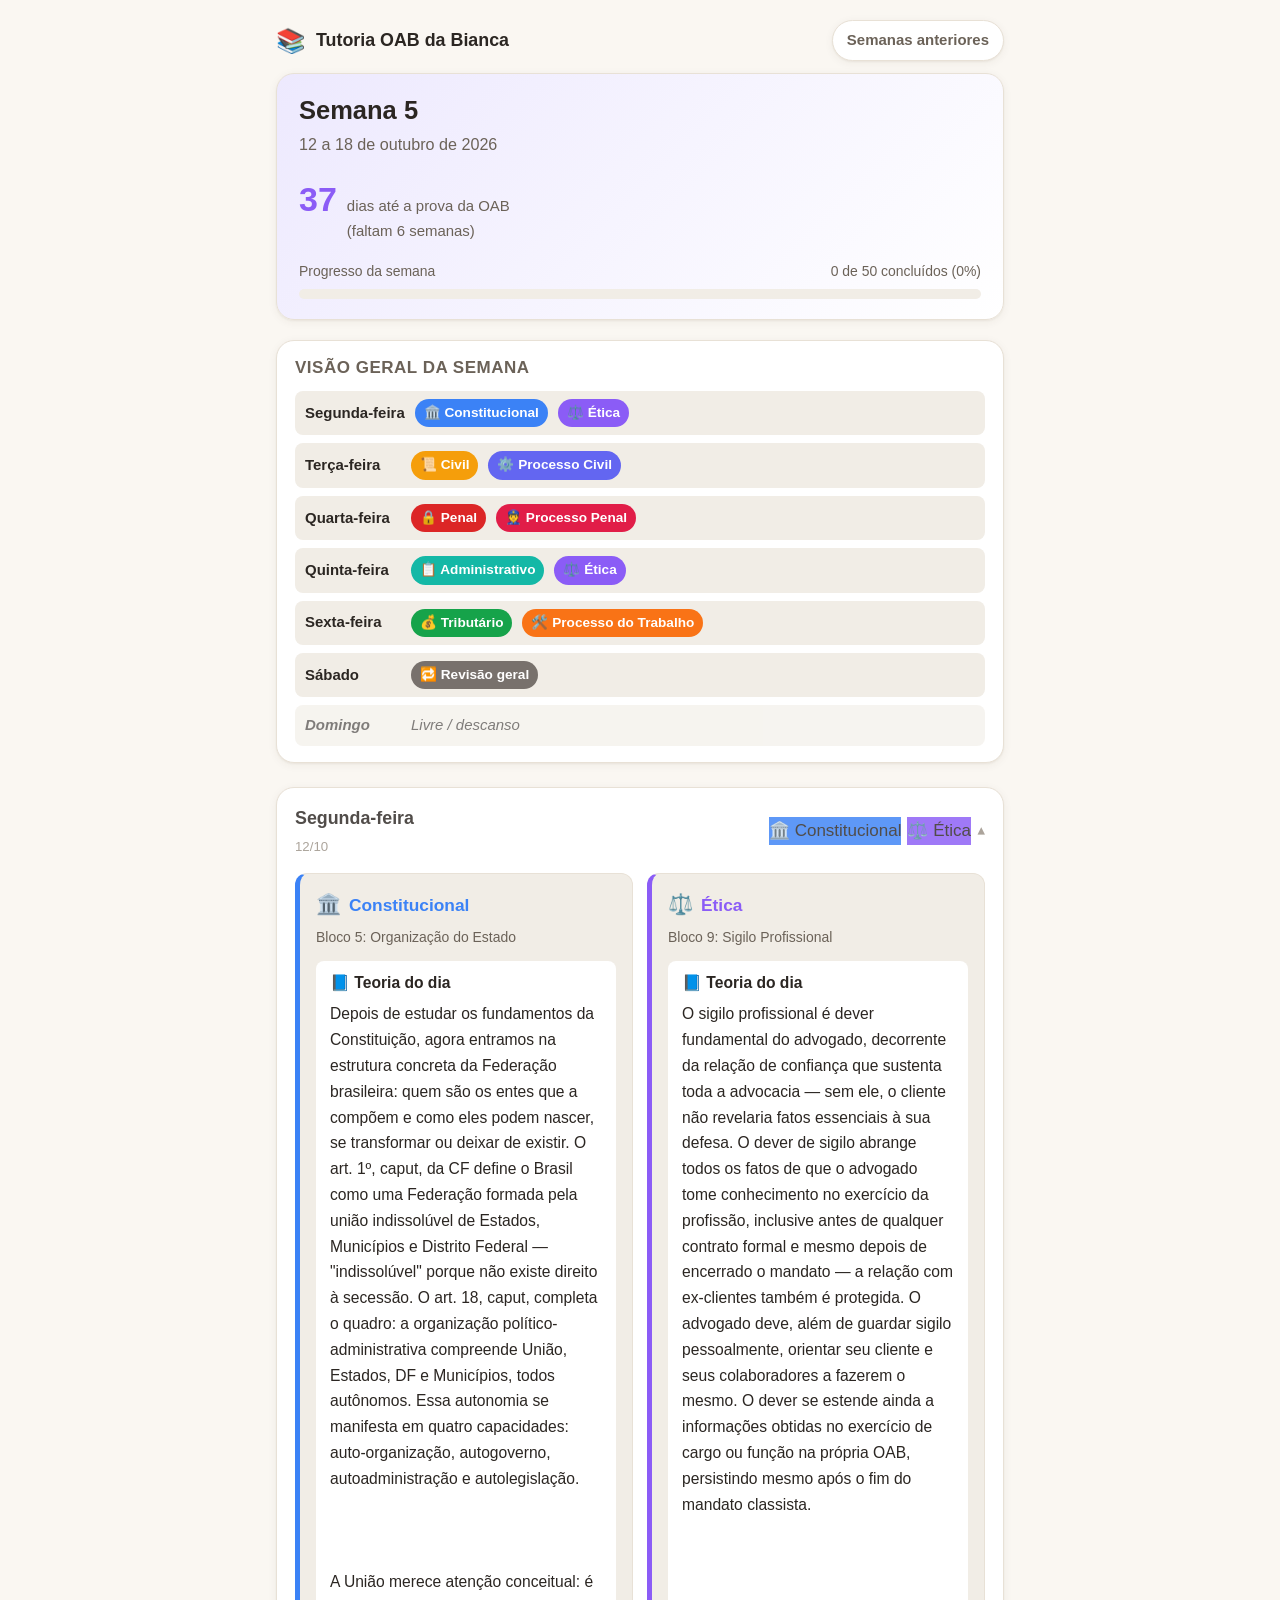
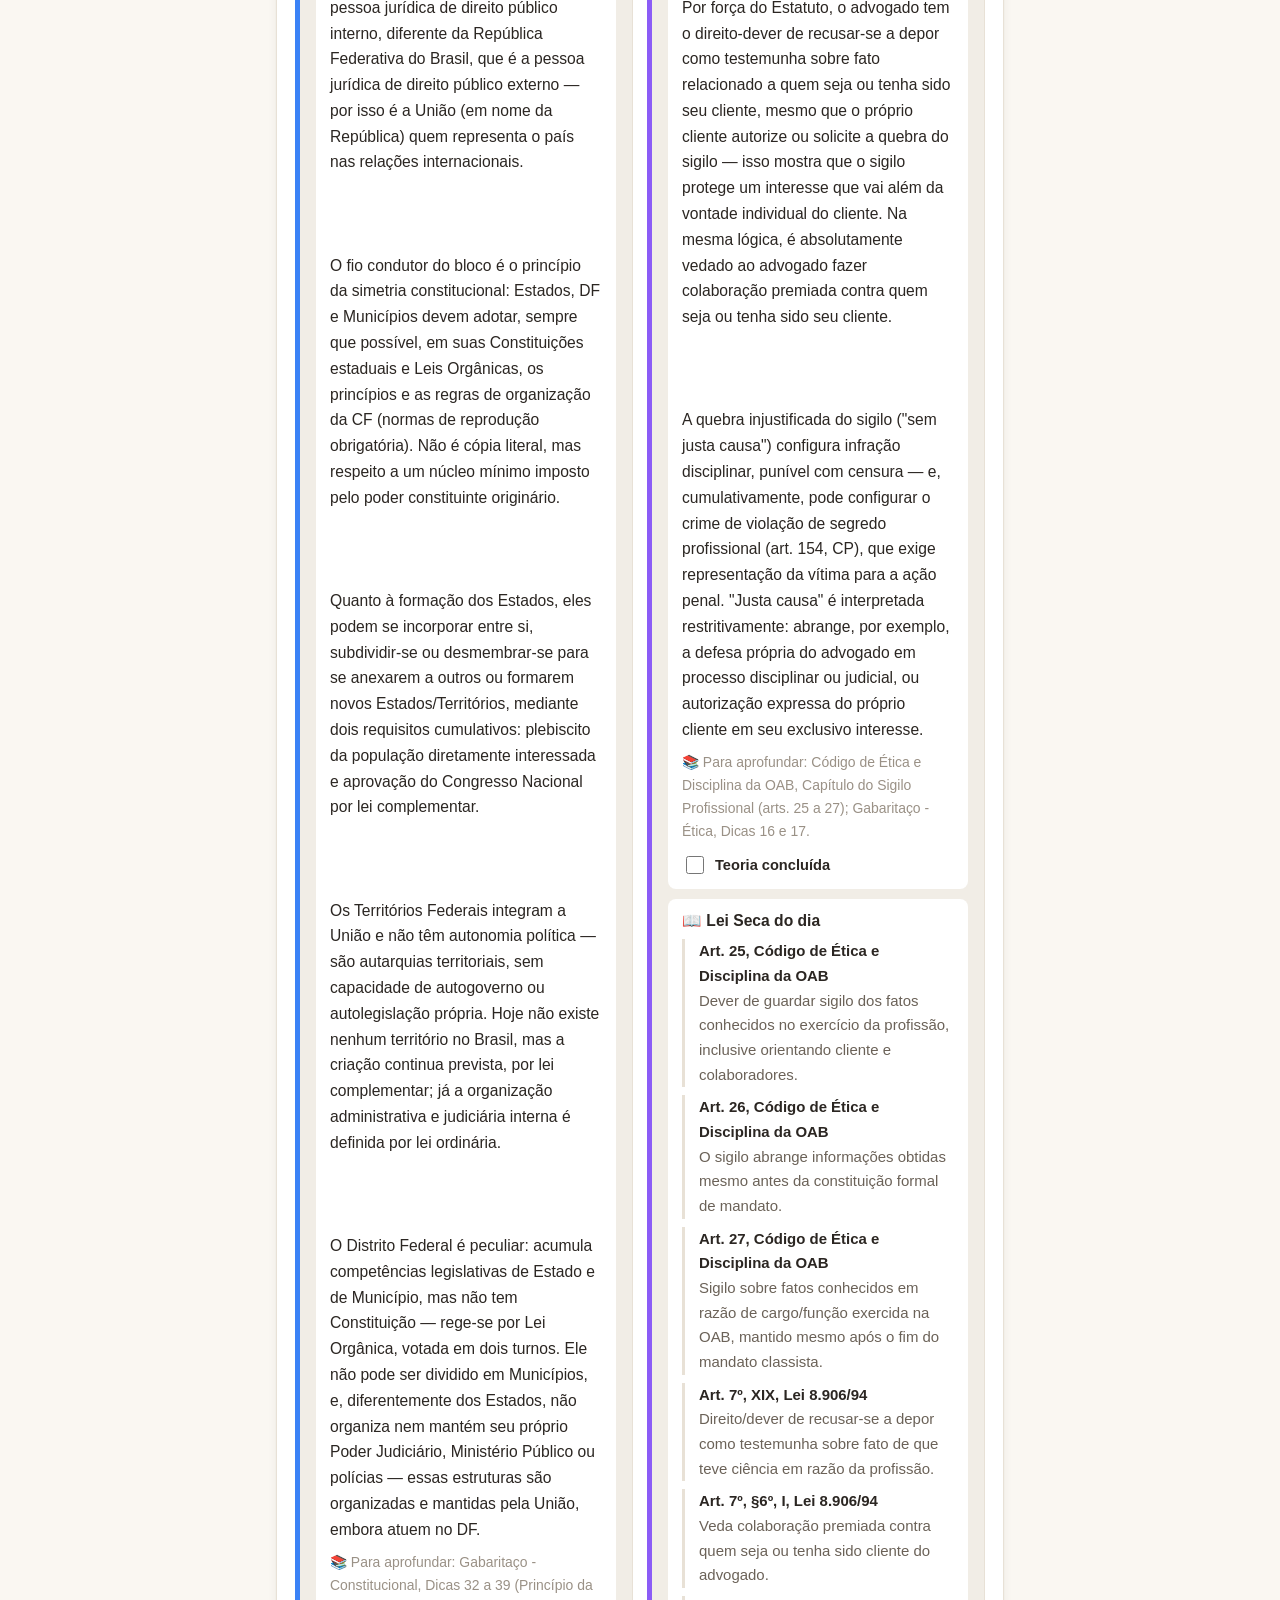
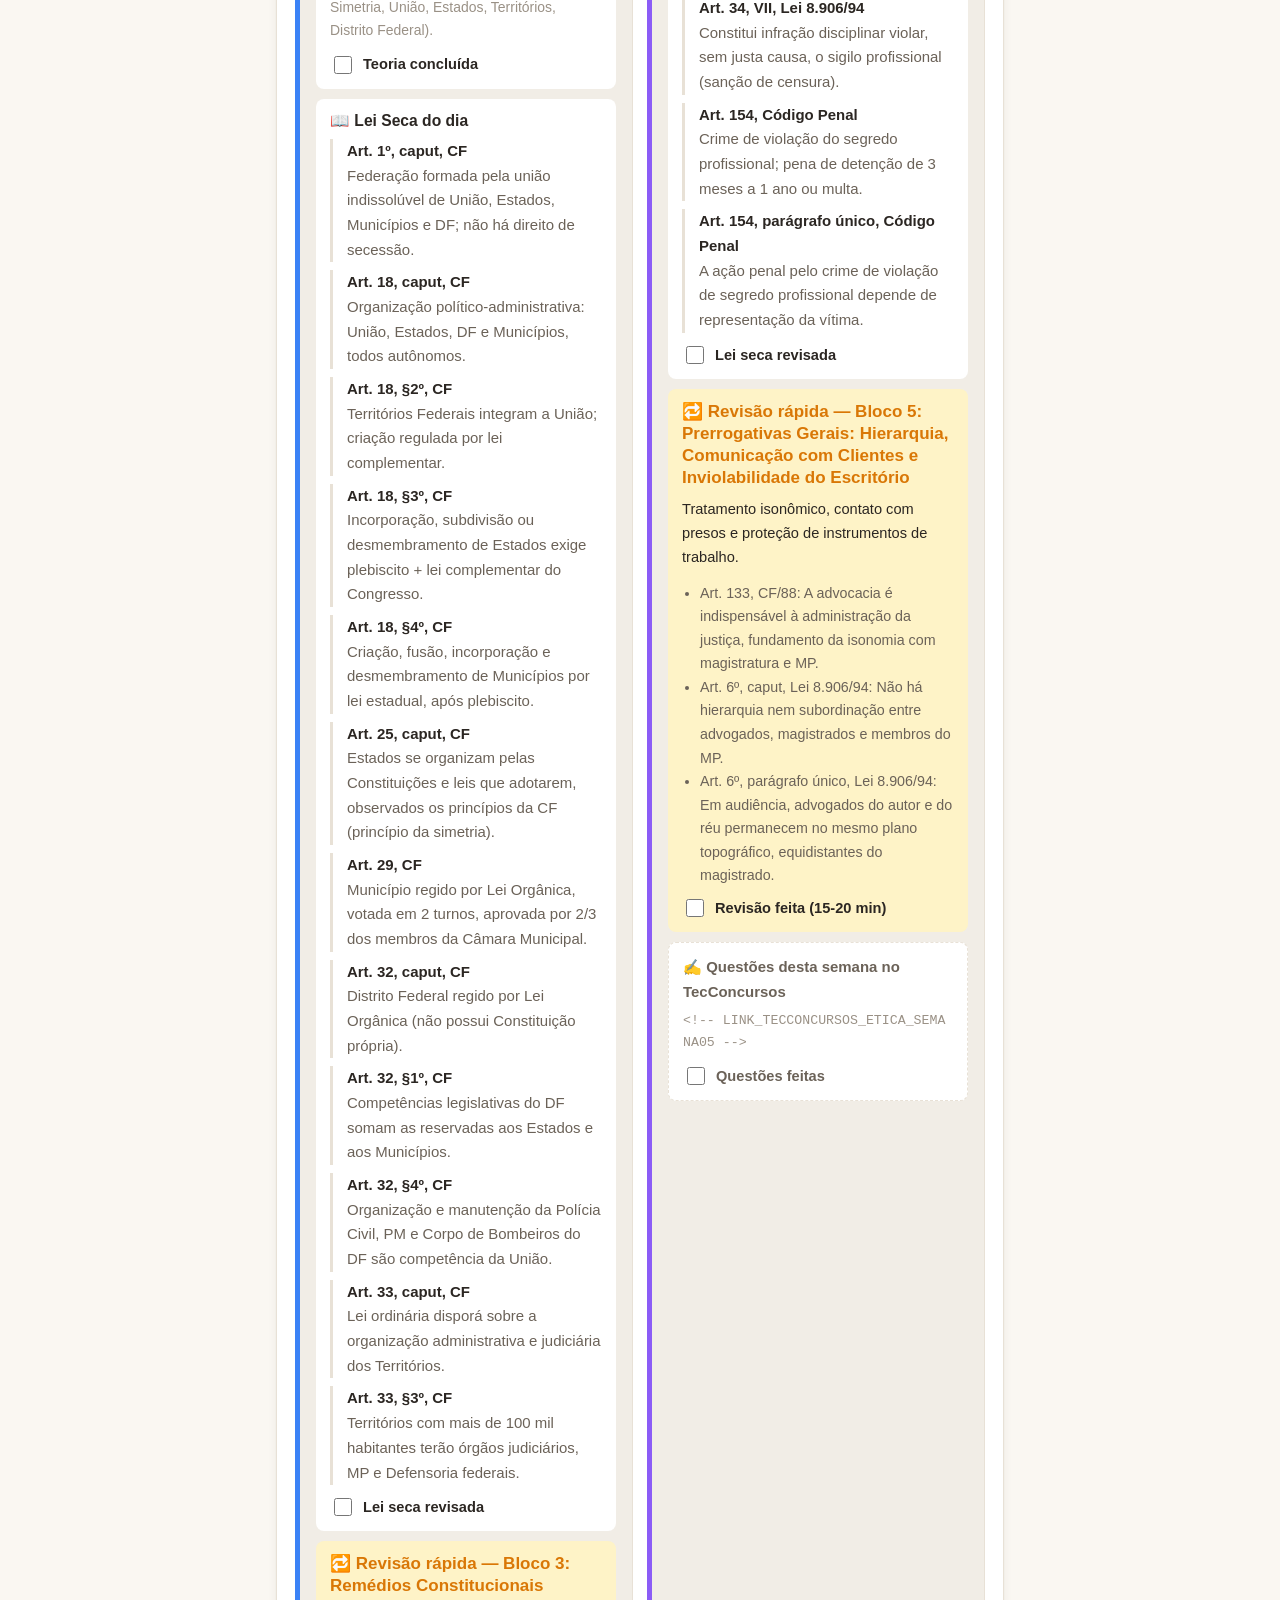
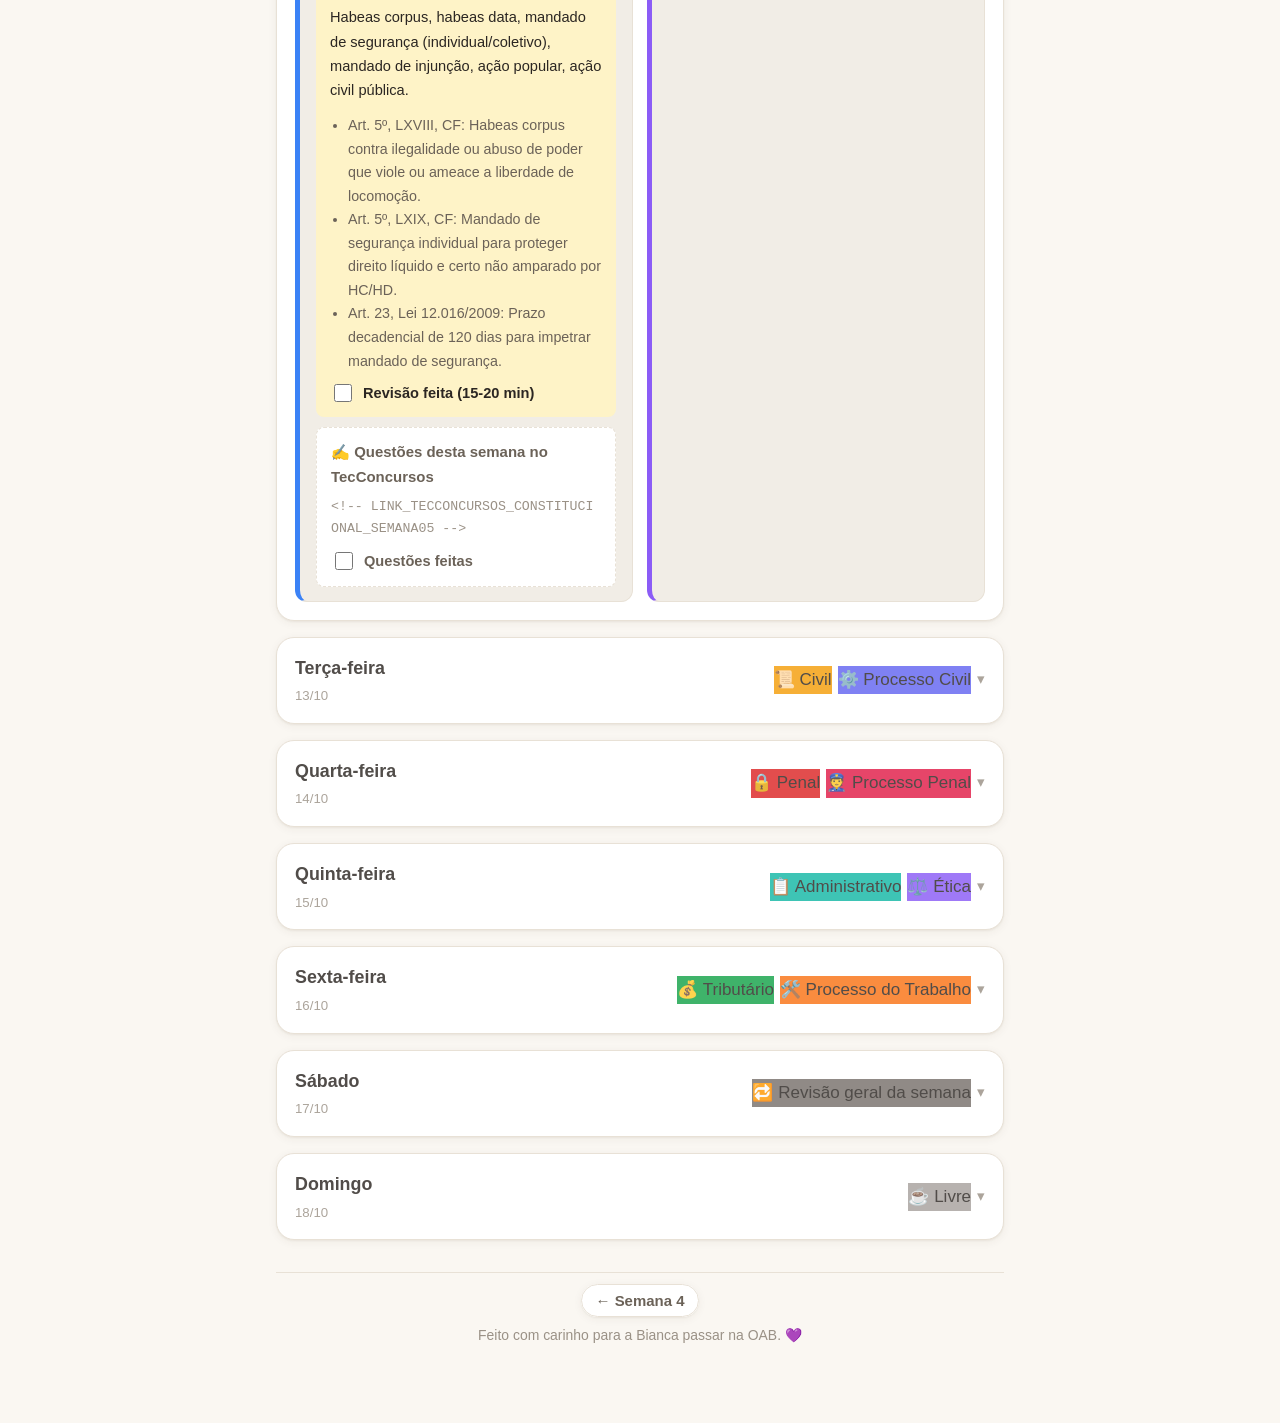
<file: docs/index.html>
<!doctype html>
<html lang="pt-BR">
<head>
<meta charset="utf-8">
<meta name="viewport" content="width=device-width, initial-scale=1">
<title>Tutoria OAB da Bianca</title>
<link rel="stylesheet" href="style.css?v=2">
<meta http-equiv="refresh" content="0; url=semana-05.html">
</head>
<body>
  <div class="topbar">
    <div class="brand"><span class="logo">📚</span> Tutoria OAB da Bianca</div>
  </div>
  <div class="hero">
    <h1>Bem-vinda de volta!</h1>
    <p class="subtitle">Redirecionando para a semana mais recente (Semana 5)…</p>
    <div class="countdown">
      <span class="days" data-countdown-days>—</span>
      <span class="label">dias até a prova da OAB<br>(faltam <span data-countdown-weeks>—</span> semanas)</span>
    </div>
  </div>
  <div class="overview">
    <h2>Todas as semanas</h2>
    <div class="week-list">
      <a class="week-item current" href="semana-05.html"><span><span class="week-num">Semana 5</span><br><span class="week-range">12/10 a 18/10</span></span><span class="week-go">Abrir →</span></a>
<a class="week-item" href="semana-04.html"><span><span class="week-num">Semana 4</span><br><span class="week-range">05/10 a 11/10</span></span><span class="week-go">Abrir →</span></a>
<a class="week-item" href="semana-03.html"><span><span class="week-num">Semana 3</span><br><span class="week-range">28/09 a 04/10</span></span><span class="week-go">Abrir →</span></a>
<a class="week-item" href="semana-02.html"><span><span class="week-num">Semana 2</span><br><span class="week-range">21/09 a 27/09</span></span><span class="week-go">Abrir →</span></a>
<a class="week-item" href="semana-01.html"><span><span class="week-num">Semana 1</span><br><span class="week-range">14/09 a 20/09</span></span><span class="week-go">Abrir →</span></a>
    </div>
  </div>
  <div class="site-footer"><p>Feito com carinho para a Bianca passar na OAB. 💜</p></div>
  <script src="app.js?v=2"></script>
  <script>OAB.initCountdown("2027-01-10");</script>
</body>
</html>
</file>
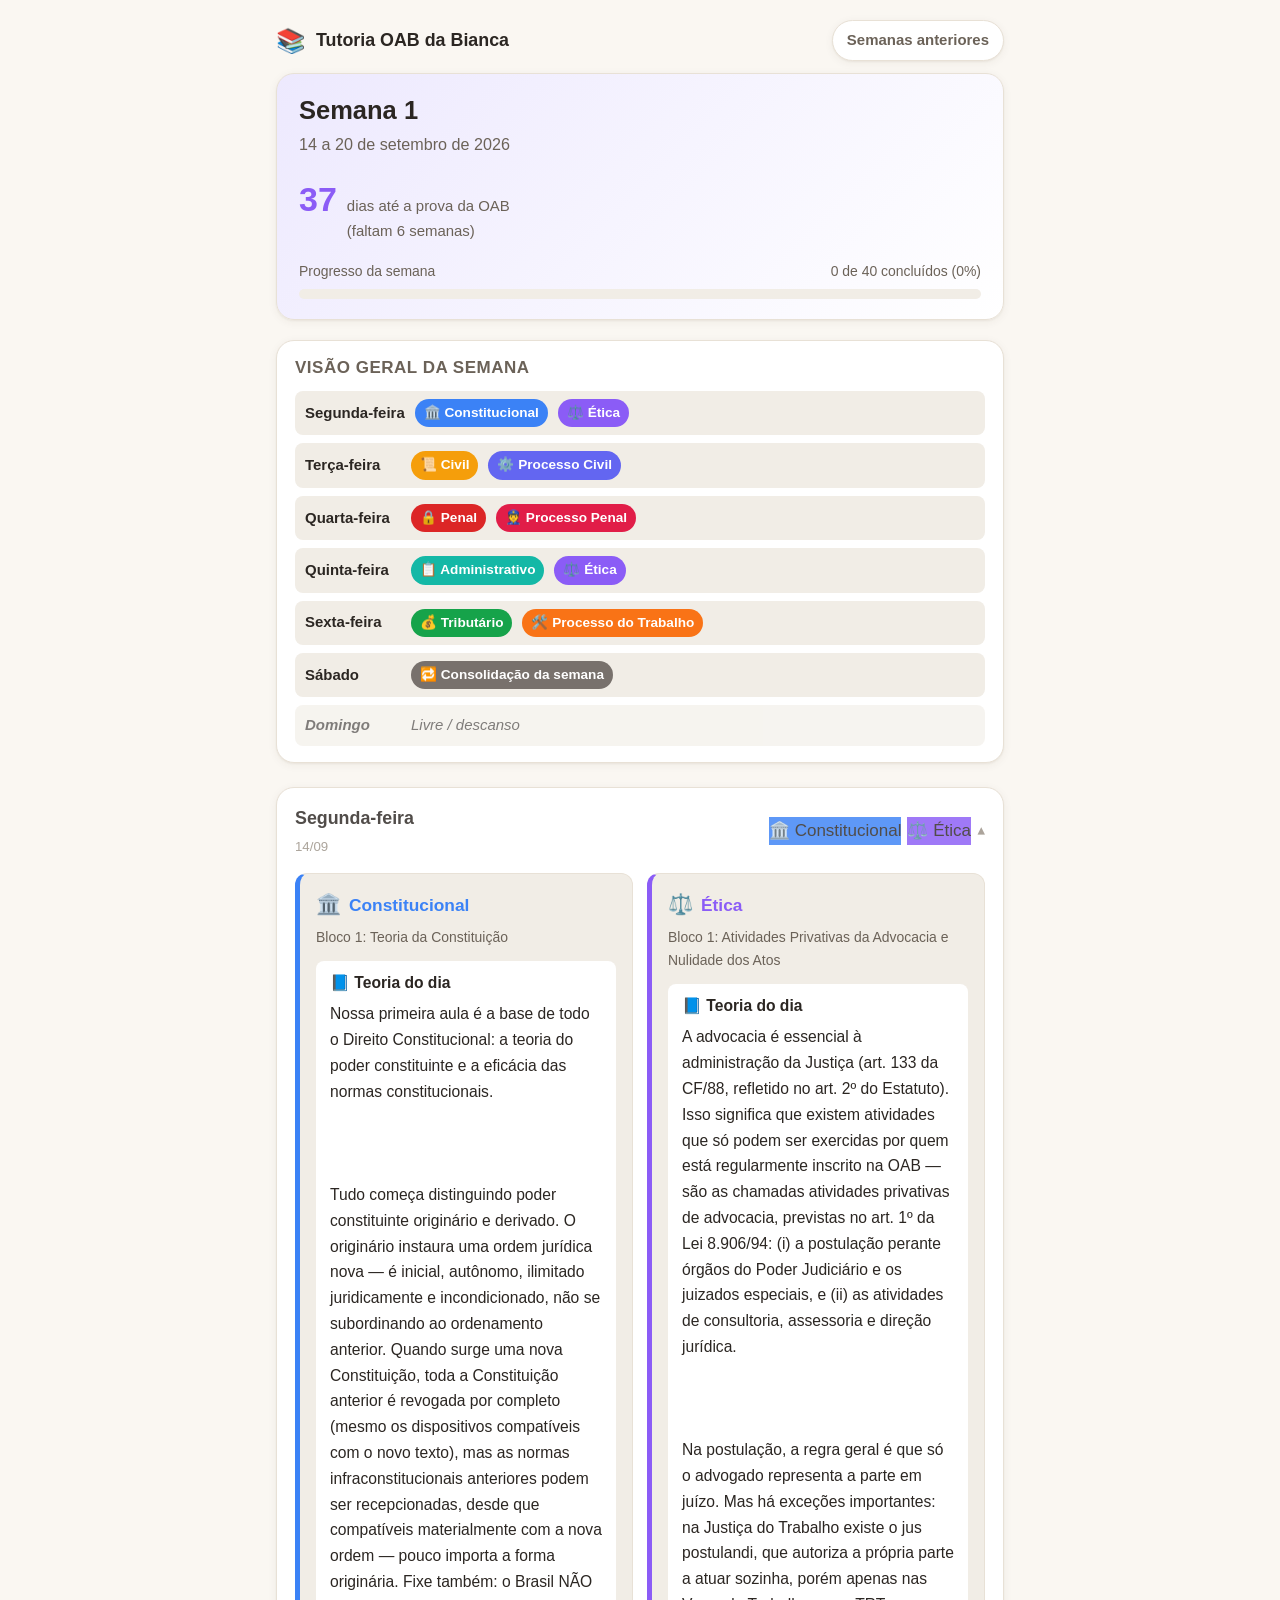
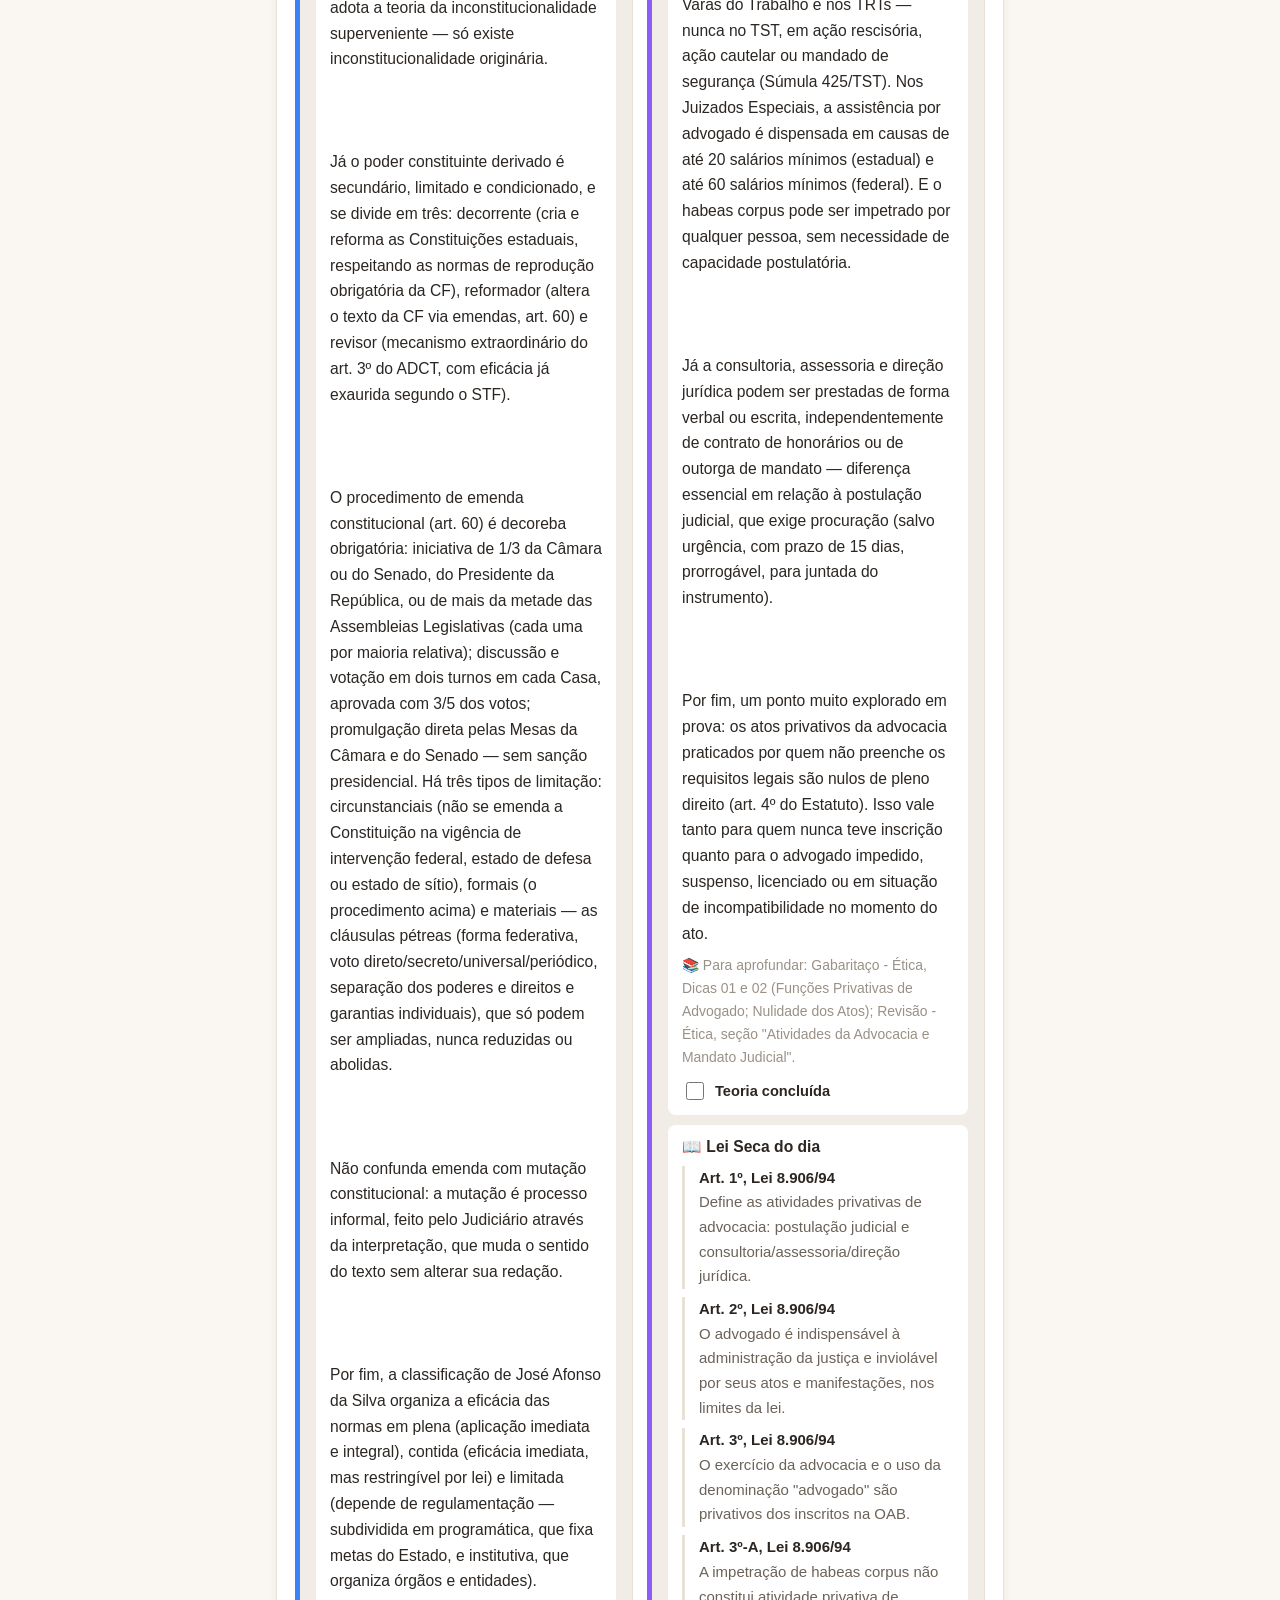
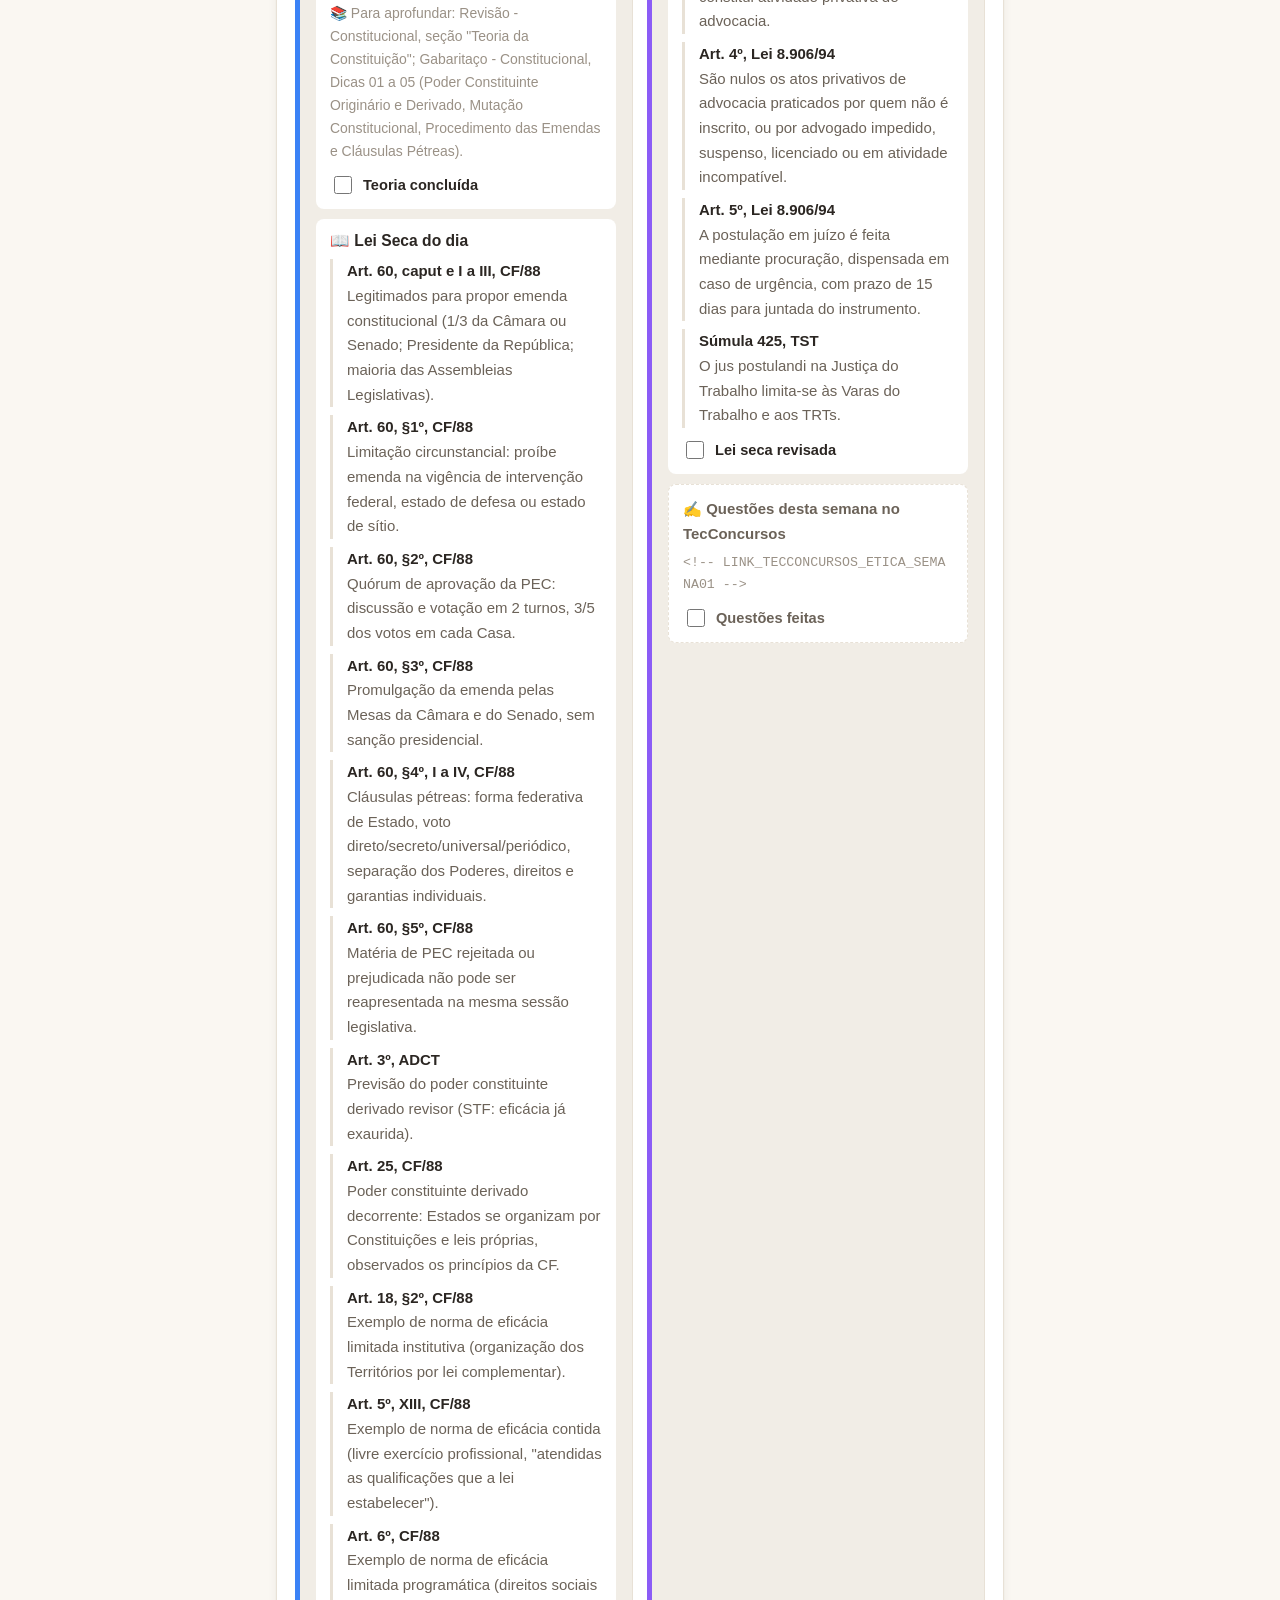
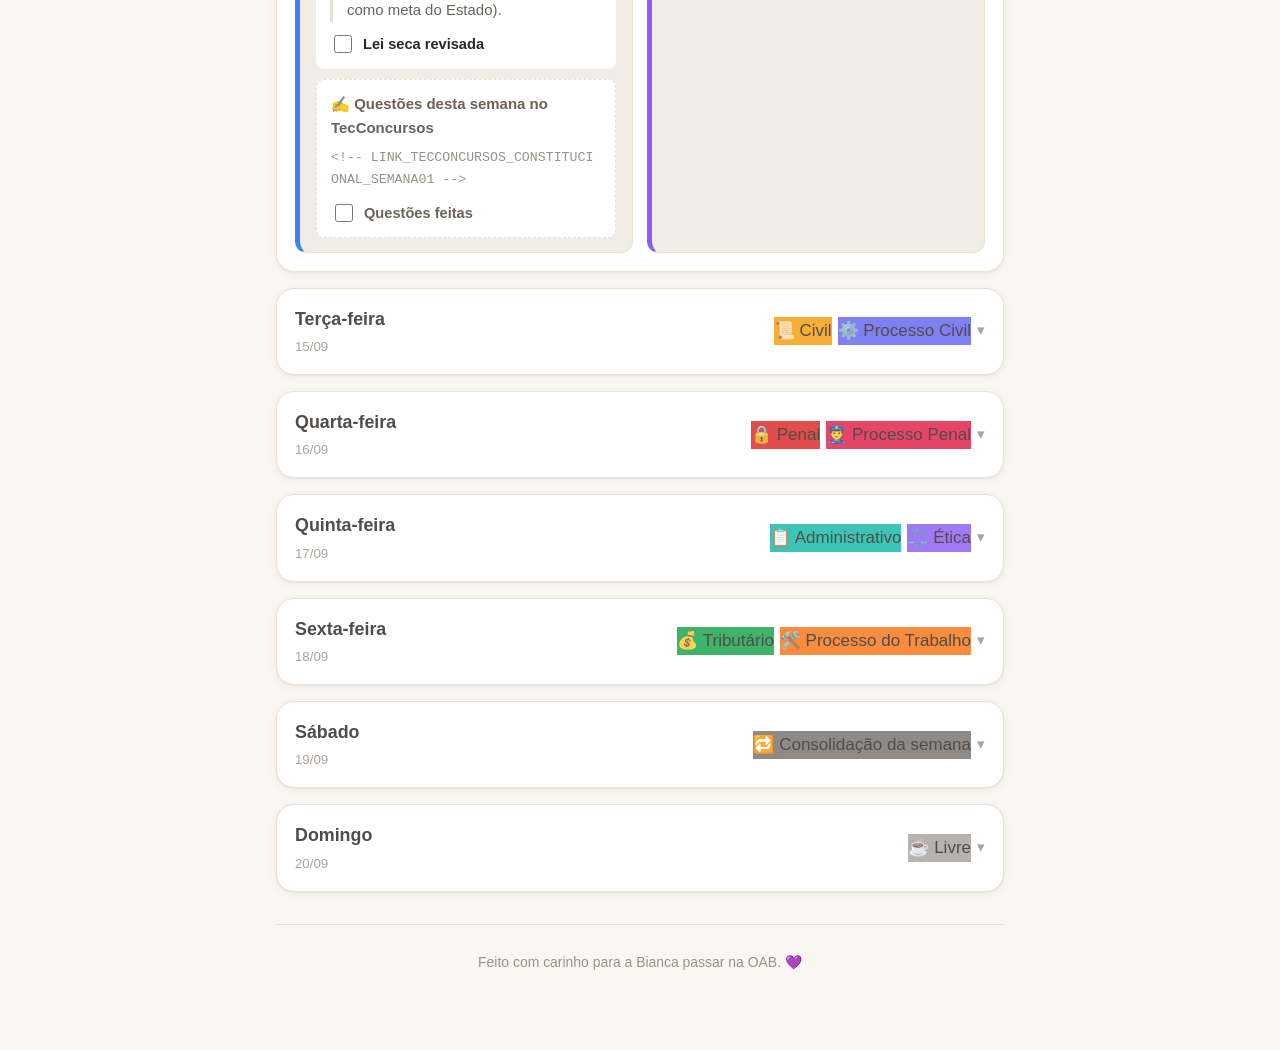
<file: docs/semana-01.html>
<!doctype html>
<html lang="pt-BR">
<head>
<meta charset="utf-8">
<meta name="viewport" content="width=device-width, initial-scale=1">
<title>Semana 1 — Tutoria OAB da Bianca</title>
<link rel="stylesheet" href="style.css?v=2">
</head>
<body>
  <div class="topbar">
    <div class="brand"><span class="logo">📚</span> Tutoria OAB da Bianca</div>
    <a class="nav-link" href="index.html">Semanas anteriores</a>
  </div>

  <div class="hero">
    <h1>Semana 1</h1>
    <p class="subtitle">14 a 20 de setembro de 2026</p>
    <div class="countdown">
      <span class="days" data-countdown-days>—</span>
      <span class="label">dias até a prova da OAB<br>(faltam <span data-countdown-weeks>—</span> semanas)</span>
    </div>
    <div class="progress-wrap">
      <div class="progress-label">
        <span>Progresso da semana</span>
        <span data-progress-text>0 de 0 concluídos (0%)</span>
      </div>
      <div class="progress-track"><div class="progress-fill"></div></div>
    </div>
    <div class="flag-behind" data-flag-behind></div>
  </div>

  <div class="overview">
    <h2>Visão geral da semana</h2>
    <div class="overview-grid">
      <div class="overview-row"><span class="day-name">Segunda-feira</span><span class="subj-chip" style="background:#3b82f6">🏛️ Constitucional</span><span class="subj-chip" style="background:#8b5cf6">⚖️ Ética</span></div>
<div class="overview-row"><span class="day-name">Terça-feira</span><span class="subj-chip" style="background:#f59e0b">📜 Civil</span><span class="subj-chip" style="background:#6366f1">⚙️ Processo Civil</span></div>
<div class="overview-row"><span class="day-name">Quarta-feira</span><span class="subj-chip" style="background:#dc2626">🔒 Penal</span><span class="subj-chip" style="background:#e11d48">👮 Processo Penal</span></div>
<div class="overview-row"><span class="day-name">Quinta-feira</span><span class="subj-chip" style="background:#14b8a6">📋 Administrativo</span><span class="subj-chip" style="background:#8b5cf6">⚖️ Ética</span></div>
<div class="overview-row"><span class="day-name">Sexta-feira</span><span class="subj-chip" style="background:#16a34a">💰 Tributário</span><span class="subj-chip" style="background:#f97316">🛠️ Processo do Trabalho</span></div>
<div class="overview-row"><span class="day-name">Sábado</span><span class="subj-chip" style="background:#78716c">🔁 Consolidação da semana</span></div>
<div class="overview-row rest"><span class="day-name">Domingo</span>Livre / descanso</div>
    </div>
  </div>

  <details class="day" data-date="2026-09-14" open>
  <summary>
    <div class="day-title">
      <span class="day-name">Segunda-feira</span>
      <span class="day-date">14/09</span>
    </div>
    <div class="day-subjects-preview">
      <span class="today-badge" style="display:none;">HOJE</span>
      <span class="subj-chip" style="background:#3b82f6">🏛️ Constitucional</span><span class="subj-chip" style="background:#8b5cf6">⚖️ Ética</span>
      <span class="chevron">▾</span>
    </div>
  </summary>
  <div class="day-body">
    <div class="subject-grid two-col">
      <div class="subject-card" style="--subj-color:#3b82f6">
<div class="subject-header"><span class="subject-icon">🏛️</span><span class="subject-name">Constitucional</span></div>
<div class="block-title">Bloco 1: Teoria da Constituição</div>
<div class="section-block">
<h4>📘 Teoria do dia</h4>
<div class="body-text">Nossa primeira aula é a base de todo o Direito Constitucional: a teoria do poder constituinte e a eficácia das normas constitucionais.<br><br><br><br>Tudo começa distinguindo poder constituinte originário e derivado. O originário instaura uma ordem jurídica nova — é inicial, autônomo, ilimitado juridicamente e incondicionado, não se subordinando ao ordenamento anterior. Quando surge uma nova Constituição, toda a Constituição anterior é revogada por completo (mesmo os dispositivos compatíveis com o novo texto), mas as normas infraconstitucionais anteriores podem ser recepcionadas, desde que compatíveis materialmente com a nova ordem — pouco importa a forma originária. Fixe também: o Brasil NÃO adota a teoria da inconstitucionalidade superveniente — só existe inconstitucionalidade originária.<br><br><br><br>Já o poder constituinte derivado é secundário, limitado e condicionado, e se divide em três: decorrente (cria e reforma as Constituições estaduais, respeitando as normas de reprodução obrigatória da CF), reformador (altera o texto da CF via emendas, art. 60) e revisor (mecanismo extraordinário do art. 3º do ADCT, com eficácia já exaurida segundo o STF).<br><br><br><br>O procedimento de emenda constitucional (art. 60) é decoreba obrigatória: iniciativa de 1/3 da Câmara ou do Senado, do Presidente da República, ou de mais da metade das Assembleias Legislativas (cada uma por maioria relativa); discussão e votação em dois turnos em cada Casa, aprovada com 3/5 dos votos; promulgação direta pelas Mesas da Câmara e do Senado — sem sanção presidencial. Há três tipos de limitação: circunstanciais (não se emenda a Constituição na vigência de intervenção federal, estado de defesa ou estado de sítio), formais (o procedimento acima) e materiais — as cláusulas pétreas (forma federativa, voto direto/secreto/universal/periódico, separação dos poderes e direitos e garantias individuais), que só podem ser ampliadas, nunca reduzidas ou abolidas.<br><br><br><br>Não confunda emenda com mutação constitucional: a mutação é processo informal, feito pelo Judiciário através da interpretação, que muda o sentido do texto sem alterar sua redação.<br><br><br><br>Por fim, a classificação de José Afonso da Silva organiza a eficácia das normas em plena (aplicação imediata e integral), contida (eficácia imediata, mas restringível por lei) e limitada (depende de regulamentação — subdividida em programática, que fixa metas do Estado, e institutiva, que organiza órgãos e entidades).</div>
<p style="font-size:0.82rem;color:var(--text-faint);margin-top:8px;margin-bottom:10px;">📚 Para aprofundar: Revisão - Constitucional, seção "Teoria da Constituição"; Gabaritaço - Constitucional, Dicas 01 a 05 (Poder Constituinte Originário e Derivado, Mutação Constitucional, Procedimento das Emendas e Cláusulas Pétreas).</p>
<label class="check-row"><input type="checkbox" data-check-id="s01:monday:constitucional:teoria:1"> Teoria concluída</label>
</div>
<div class="section-block">
<h4>📖 Lei Seca do dia</h4>
<ul class="lei-seca-list"><li><span class="ref">Art. 60, caput e I a III, CF/88</span><span class="desc">Legitimados para propor emenda constitucional (1/3 da Câmara ou Senado; Presidente da República; maioria das Assembleias Legislativas).</span></li>
<li><span class="ref">Art. 60, §1º, CF/88</span><span class="desc">Limitação circunstancial: proíbe emenda na vigência de intervenção federal, estado de defesa ou estado de sítio.</span></li>
<li><span class="ref">Art. 60, §2º, CF/88</span><span class="desc">Quórum de aprovação da PEC: discussão e votação em 2 turnos, 3/5 dos votos em cada Casa.</span></li>
<li><span class="ref">Art. 60, §3º, CF/88</span><span class="desc">Promulgação da emenda pelas Mesas da Câmara e do Senado, sem sanção presidencial.</span></li>
<li><span class="ref">Art. 60, §4º, I a IV, CF/88</span><span class="desc">Cláusulas pétreas: forma federativa de Estado, voto direto/secreto/universal/periódico, separação dos Poderes, direitos e garantias individuais.</span></li>
<li><span class="ref">Art. 60, §5º, CF/88</span><span class="desc">Matéria de PEC rejeitada ou prejudicada não pode ser reapresentada na mesma sessão legislativa.</span></li>
<li><span class="ref">Art. 3º, ADCT</span><span class="desc">Previsão do poder constituinte derivado revisor (STF: eficácia já exaurida).</span></li>
<li><span class="ref">Art. 25, CF/88</span><span class="desc">Poder constituinte derivado decorrente: Estados se organizam por Constituições e leis próprias, observados os princípios da CF.</span></li>
<li><span class="ref">Art. 18, §2º, CF/88</span><span class="desc">Exemplo de norma de eficácia limitada institutiva (organização dos Territórios por lei complementar).</span></li>
<li><span class="ref">Art. 5º, XIII, CF/88</span><span class="desc">Exemplo de norma de eficácia contida (livre exercício profissional, "atendidas as qualificações que a lei estabelecer").</span></li>
<li><span class="ref">Art. 6º, CF/88</span><span class="desc">Exemplo de norma de eficácia limitada programática (direitos sociais como meta do Estado).</span></li></ul>
<label class="check-row" style="margin-top:10px;"><input type="checkbox" data-check-id="s01:monday:constitucional:leiseca:1"> Lei seca revisada</label>
</div>
<div class="questions-box">
✍️ <strong>Questões desta semana no TecConcursos</strong>
<span class="link-placeholder">&lt;!-- LINK_TECCONCURSOS_CONSTITUCIONAL_SEMANA01 --&gt;</span>
<label class="check-row" style="margin-top:10px;"><input type="checkbox" data-check-id="s01:monday:constitucional:questoes:1"> Questões feitas</label>
</div>
</div>
<div class="subject-card" style="--subj-color:#8b5cf6">
<div class="subject-header"><span class="subject-icon">⚖️</span><span class="subject-name">Ética</span></div>
<div class="block-title">Bloco 1: Atividades Privativas da Advocacia e Nulidade dos Atos</div>
<div class="section-block">
<h4>📘 Teoria do dia</h4>
<div class="body-text">A advocacia é essencial à administração da Justiça (art. 133 da CF/88, refletido no art. 2º do Estatuto). Isso significa que existem atividades que só podem ser exercidas por quem está regularmente inscrito na OAB — são as chamadas atividades privativas de advocacia, previstas no art. 1º da Lei 8.906/94: (i) a postulação perante órgãos do Poder Judiciário e os juizados especiais, e (ii) as atividades de consultoria, assessoria e direção jurídica.<br><br><br><br>Na postulação, a regra geral é que só o advogado representa a parte em juízo. Mas há exceções importantes: na Justiça do Trabalho existe o jus postulandi, que autoriza a própria parte a atuar sozinha, porém apenas nas Varas do Trabalho e nos TRTs — nunca no TST, em ação rescisória, ação cautelar ou mandado de segurança (Súmula 425/TST). Nos Juizados Especiais, a assistência por advogado é dispensada em causas de até 20 salários mínimos (estadual) e até 60 salários mínimos (federal). E o habeas corpus pode ser impetrado por qualquer pessoa, sem necessidade de capacidade postulatória.<br><br><br><br>Já a consultoria, assessoria e direção jurídica podem ser prestadas de forma verbal ou escrita, independentemente de contrato de honorários ou de outorga de mandato — diferença essencial em relação à postulação judicial, que exige procuração (salvo urgência, com prazo de 15 dias, prorrogável, para juntada do instrumento).<br><br><br><br>Por fim, um ponto muito explorado em prova: os atos privativos da advocacia praticados por quem não preenche os requisitos legais são nulos de pleno direito (art. 4º do Estatuto). Isso vale tanto para quem nunca teve inscrição quanto para o advogado impedido, suspenso, licenciado ou em situação de incompatibilidade no momento do ato.</div>
<p style="font-size:0.82rem;color:var(--text-faint);margin-top:8px;margin-bottom:10px;">📚 Para aprofundar: Gabaritaço - Ética, Dicas 01 e 02 (Funções Privativas de Advogado; Nulidade dos Atos); Revisão - Ética, seção "Atividades da Advocacia e Mandato Judicial".</p>
<label class="check-row"><input type="checkbox" data-check-id="s01:monday:etica:teoria:1"> Teoria concluída</label>
</div>
<div class="section-block">
<h4>📖 Lei Seca do dia</h4>
<ul class="lei-seca-list"><li><span class="ref">Art. 1º, Lei 8.906/94</span><span class="desc">Define as atividades privativas de advocacia: postulação judicial e consultoria/assessoria/direção jurídica.</span></li>
<li><span class="ref">Art. 2º, Lei 8.906/94</span><span class="desc">O advogado é indispensável à administração da justiça e inviolável por seus atos e manifestações, nos limites da lei.</span></li>
<li><span class="ref">Art. 3º, Lei 8.906/94</span><span class="desc">O exercício da advocacia e o uso da denominação "advogado" são privativos dos inscritos na OAB.</span></li>
<li><span class="ref">Art. 3º-A, Lei 8.906/94</span><span class="desc">A impetração de habeas corpus não constitui atividade privativa de advocacia.</span></li>
<li><span class="ref">Art. 4º, Lei 8.906/94</span><span class="desc">São nulos os atos privativos de advocacia praticados por quem não é inscrito, ou por advogado impedido, suspenso, licenciado ou em atividade incompatível.</span></li>
<li><span class="ref">Art. 5º, Lei 8.906/94</span><span class="desc">A postulação em juízo é feita mediante procuração, dispensada em caso de urgência, com prazo de 15 dias para juntada do instrumento.</span></li>
<li><span class="ref">Súmula 425, TST</span><span class="desc">O jus postulandi na Justiça do Trabalho limita-se às Varas do Trabalho e aos TRTs.</span></li></ul>
<label class="check-row" style="margin-top:10px;"><input type="checkbox" data-check-id="s01:monday:etica:leiseca:1"> Lei seca revisada</label>
</div>
<div class="questions-box">
✍️ <strong>Questões desta semana no TecConcursos</strong>
<span class="link-placeholder">&lt;!-- LINK_TECCONCURSOS_ETICA_SEMANA01 --&gt;</span>
<label class="check-row" style="margin-top:10px;"><input type="checkbox" data-check-id="s01:monday:etica:questoes:1"> Questões feitas</label>
</div>
</div>
    </div>
  </div>
</details>

<details class="day" data-date="2026-09-15">
  <summary>
    <div class="day-title">
      <span class="day-name">Terça-feira</span>
      <span class="day-date">15/09</span>
    </div>
    <div class="day-subjects-preview">
      <span class="today-badge" style="display:none;">HOJE</span>
      <span class="subj-chip" style="background:#f59e0b">📜 Civil</span><span class="subj-chip" style="background:#6366f1">⚙️ Processo Civil</span>
      <span class="chevron">▾</span>
    </div>
  </summary>
  <div class="day-body">
    <div class="subject-grid two-col">
      <div class="subject-card" style="--subj-color:#f59e0b">
<div class="subject-header"><span class="subject-icon">📜</span><span class="subject-name">Civil</span></div>
<div class="block-title">Bloco 1: Parte Geral: Pessoas Naturais e Negócio Jurídico</div>
<div class="section-block">
<h4>📘 Teoria do dia</h4>
<div class="body-text">Todo edital de Civil começa pela Parte Geral, e os dois pilares que a OAB mais cobra são pessoa natural e negócio jurídico — o alicerce de tudo que vem depois (contratos, família, sucessões são negócios jurídicos aplicados).<br><br><br><br>Sobre pessoa natural, o ponto central é a capacidade. Capacidade de direito todo mundo tem, desde o nascimento com vida. Já a capacidade de fato depende da idade e do discernimento: são absolutamente incapazes apenas os menores de 16 anos; são relativamente incapazes os maiores de 16 e menores de 18, os ébrios habituais, os viciados em tóxico, os pródigos e quem tenha discernimento reduzido por causa transitória ou permanente — esses precisam de assistência, não de representação. A emancipação antecipa a maioridade e pode ser voluntária (pais, por escritura pública, sem homologação judicial), judicial (pelo juiz, ouvido o tutor) ou legal (casamento, emprego público efetivo, colação de grau em curso superior, economia própria aos 16 anos) — uma vez emancipado, não há volta. Complementam esse bloco os direitos da personalidade (vida, nome, imagem, honra, privacidade), intransmissíveis e irrenunciáveis.<br><br><br><br>Já o negócio jurídico tem elementos essenciais (agente capaz, objeto lícito/possível/determinável, forma legal) e elementos acidentais: condição (evento futuro e incerto), termo (evento futuro e certo) e encargo (ônus que não suspende nada, salvo se estipulado como condição). Quando a vontade se forma viciada, temos os defeitos do negócio jurídico: os vícios de consentimento (erro, dolo, coação, lesão, estado de perigo) prejudicam uma das próprias partes e geram anulabilidade; os vícios sociais (fraude contra credores e simulação) prejudicam terceiros — a simulação é a única hipótese que gera nulidade. Por fim, entenda a lógica de nulidade x anulabilidade: nulo é o que fere ordem pública (qualquer um alega, inclusive o juiz de ofício, sem prazo); anulável é o que fere interesse particular (só o prejudicado alega, dentro de prazo decadencial, e o negócio produz efeitos normalmente até ser desconstituído por sentença).</div>
<p style="font-size:0.82rem;color:var(--text-faint);margin-top:8px;margin-bottom:10px;">📚 Para aprofundar: Gabaritaço - Civil, seções "Pessoas Naturais" e "Negócio Jurídico"; complementar com Revisão - Civil, seção "Negócio Jurídico".</p>
<label class="check-row"><input type="checkbox" data-check-id="s01:tuesday:civil:teoria:1"> Teoria concluída</label>
</div>
<div class="section-block">
<h4>📖 Lei Seca do dia</h4>
<ul class="lei-seca-list"><li><span class="ref">Art. 3º, CC</span><span class="desc">Hipótese remanescente de incapacidade absoluta (apenas os menores de 16 anos).</span></li>
<li><span class="ref">Art. 4º, CC</span><span class="desc">Hipóteses de incapacidade relativa (16 a 18 anos, ébrios habituais, viciados em tóxico, pródigos, discernimento reduzido).</span></li>
<li><span class="ref">Art. 5º, CC</span><span class="desc">Maioridade aos 18 anos e as três formas de emancipação (voluntária, judicial, legal).</span></li>
<li><span class="ref">Art. 11, CC</span><span class="desc">Direitos da personalidade são intransmissíveis e irrenunciáveis.</span></li>
<li><span class="ref">Art. 104, CC</span><span class="desc">Requisitos de validade do negócio jurídico: agente capaz, objeto lícito/possível/determinado, forma prescrita ou não defesa em lei.</span></li>
<li><span class="ref">Art. 121, CC</span><span class="desc">Conceito de condição (evento futuro e incerto).</span></li>
<li><span class="ref">Art. 131, CC</span><span class="desc">Conceito de termo (evento futuro e certo).</span></li>
<li><span class="ref">Art. 136, CC</span><span class="desc">Conceito de encargo (modo), que não suspende a aquisição nem o exercício do direito.</span></li>
<li><span class="ref">Art. 138, CC</span><span class="desc">Erro substancial como vício de consentimento apto a anular o negócio.</span></li>
<li><span class="ref">Art. 145, CC</span><span class="desc">Dolo como causa de anulação do negócio jurídico.</span></li>
<li><span class="ref">Art. 151, CC</span><span class="desc">Coação como vício do consentimento.</span></li>
<li><span class="ref">Art. 156, CC</span><span class="desc">Estado de perigo.</span></li>
<li><span class="ref">Art. 157, CC</span><span class="desc">Lesão (desproporção manifesta entre prestações por necessidade ou inexperiência).</span></li>
<li><span class="ref">Art. 158, CC</span><span class="desc">Fraude contra credores e a ação pauliana.</span></li>
<li><span class="ref">Art. 167, CC</span><span class="desc">Simulação: o negócio simulado é nulo, mas subsiste o que se dissimulou, se válido na substância e na forma.</span></li>
<li><span class="ref">Art. 166, CC</span><span class="desc">Hipóteses legais de nulidade absoluta do negócio jurídico.</span></li>
<li><span class="ref">Art. 171, CC</span><span class="desc">Hipóteses legais de anulabilidade.</span></li></ul>
<label class="check-row" style="margin-top:10px;"><input type="checkbox" data-check-id="s01:tuesday:civil:leiseca:1"> Lei seca revisada</label>
</div>
<div class="questions-box">
✍️ <strong>Questões desta semana no TecConcursos</strong>
<span class="link-placeholder">&lt;!-- LINK_TECCONCURSOS_CIVIL_SEMANA01 --&gt;</span>
<label class="check-row" style="margin-top:10px;"><input type="checkbox" data-check-id="s01:tuesday:civil:questoes:1"> Questões feitas</label>
</div>
</div>
<div class="subject-card" style="--subj-color:#6366f1">
<div class="subject-header"><span class="subject-icon">⚙️</span><span class="subject-name">Processo Civil</span></div>
<div class="block-title">Bloco 1: Atos Processuais, Prazos e Citação</div>
<div class="section-block">
<h4>📘 Teoria do dia</h4>
<div class="body-text">Todo processo judicial avança por meio de atos processuais — as ações praticadas pelas partes, pelo juiz e pelos auxiliares da justiça. Quando um ato desrespeita a forma exigida em lei, ele pode ser nulo: nulidade absoluta, quando fere norma de ordem pública, é reconhecível de ofício e a qualquer tempo; nulidade relativa, ligada a interesse das partes, deve ser alegada na primeira oportunidade sob pena de preclusão. Cuidado: pelo princípio da instrumentalidade das formas (art. 188, CPC), o ato praticado de modo diverso é válido se atingir sua finalidade essencial.<br><br><br><br>Quanto à publicidade, a regra é que os atos processuais são públicos; excepcionalmente tramitam em segredo de justiça quando envolvem interesse público, direito de família, dados protegidos pela intimidade ou arbitragem sigilosa (art. 189, CPC).<br><br><br><br>Sobre prazos, fixe três regras centrais: (1) contam-se apenas em dias úteis; (2) exclui-se o dia do começo e inclui-se o dia do vencimento; (3) havendo omissão da lei e do juiz, aplica-se prazo supletivo de 5 dias. Há também prazo em dobro para Ministério Público, Defensoria Pública, Advocacia Pública e litisconsortes com procuradores de escritórios distintos — mas essa dobra NÃO vale em processos eletrônicos.<br><br><br><br>A citação é o ato que dá ciência formal ao réu da existência da ação e o convoca a se defender; deve ser efetivada em até 45 dias da propositura. O CPC prevê cinco modalidades: meio eletrônico (preferencial), pelos Correios com AR, por oficial de justiça, por hora certa (cabível após duas tentativas frustradas do oficial quando há suspeita de ocultação do réu) e por edital, para réu desconhecido, incerto ou inacessível — quem requer edital dolosamente, sem preencher os requisitos, paga multa de 5 vezes o salário-mínimo. A citação válida torna litigiosa a coisa, constitui em mora o devedor e interrompe a prescrição.</div>
<p style="font-size:0.82rem;color:var(--text-faint);margin-top:8px;margin-bottom:10px;">📚 Para aprofundar: Gabaritaço - Processo Civil, Dicas 01 a 07 (seção "Atos Processuais"). A Revisão em tabelas não possui seção própria sobre este tema, então o aprofundamento deve ser feito pelo Gabaritaço.</p>
<label class="check-row"><input type="checkbox" data-check-id="s01:tuesday:processoCivil:teoria:1"> Teoria concluída</label>
</div>
<div class="section-block">
<h4>📖 Lei Seca do dia</h4>
<ul class="lei-seca-list"><li><span class="ref">Art. 188, CPC</span><span class="desc">Princípio da instrumentalidade das formas: ato praticado de modo diverso é válido se atingir a finalidade essencial.</span></li>
<li><span class="ref">Art. 189, CPC</span><span class="desc">Publicidade dos atos processuais e hipóteses de segredo de justiça.</span></li>
<li><span class="ref">Art. 218/219, CPC</span><span class="desc">Prazos legais, judiciais e regra da contagem somente em dias úteis.</span></li>
<li><span class="ref">Art. 224, CPC</span><span class="desc">Contagem de prazo excluindo o dia do começo e incluindo o dia do vencimento.</span></li>
<li><span class="ref">Art. 229, CPC</span><span class="desc">Prazo em dobro para litisconsortes com procuradores de escritórios distintos; não se aplica a processos eletrônicos.</span></li>
<li><span class="ref">Art. 238, CPC</span><span class="desc">Conceito de citação: ato de convocação do réu, executado ou interessado para integrar a relação processual.</span></li>
<li><span class="ref">Art. 240, CPC</span><span class="desc">Efeitos da citação válida (litigiosidade da coisa, mora do devedor, interrupção da prescrição).</span></li>
<li><span class="ref">Art. 246, CPC</span><span class="desc">Rol das modalidades de citação, com o meio eletrônico como preferencial.</span></li>
<li><span class="ref">Art. 252, CPC</span><span class="desc">Citação por hora certa, cabível após duas tentativas frustradas com suspeita de ocultação.</span></li>
<li><span class="ref">Art. 255, CPC</span><span class="desc">Citação por edital, para réu desconhecido, incerto ou inacessível.</span></li>
<li><span class="ref">Art. 258, CPC</span><span class="desc">Multa de 5 vezes o salário-mínimo por requerimento doloso de citação por edital.</span></li></ul>
<label class="check-row" style="margin-top:10px;"><input type="checkbox" data-check-id="s01:tuesday:processoCivil:leiseca:1"> Lei seca revisada</label>
</div>
<div class="questions-box">
✍️ <strong>Questões desta semana no TecConcursos</strong>
<span class="link-placeholder">&lt;!-- LINK_TECCONCURSOS_PROCESSOCIVIL_SEMANA01 --&gt;</span>
<label class="check-row" style="margin-top:10px;"><input type="checkbox" data-check-id="s01:tuesday:processoCivil:questoes:1"> Questões feitas</label>
</div>
</div>
    </div>
  </div>
</details>

<details class="day" data-date="2026-09-16">
  <summary>
    <div class="day-title">
      <span class="day-name">Quarta-feira</span>
      <span class="day-date">16/09</span>
    </div>
    <div class="day-subjects-preview">
      <span class="today-badge" style="display:none;">HOJE</span>
      <span class="subj-chip" style="background:#dc2626">🔒 Penal</span><span class="subj-chip" style="background:#e11d48">👮 Processo Penal</span>
      <span class="chevron">▾</span>
    </div>
  </summary>
  <div class="day-body">
    <div class="subject-grid two-col">
      <div class="subject-card" style="--subj-color:#dc2626">
<div class="subject-header"><span class="subject-icon">🔒</span><span class="subject-name">Penal</span></div>
<div class="block-title">Bloco 1: Princípios e Eficácia da Lei Penal no Tempo e no Espaço</div>
<div class="section-block">
<h4>📘 Teoria do dia</h4>
<div class="body-text">Vamos começar pelo alicerce do Direito Penal: como a lei penal se aplica no tempo e no espaço.<br><br><br><br>A regra-mestra da eficácia da lei no tempo é simples: lei penal que beneficia o réu retroage; lei que prejudica, não retroage — isso vale até mesmo depois do trânsito em julgado (art. 2º, CP). O caso mais radical dessa retroatividade benéfica é a abolitio criminis: quando uma lei nova deixa de considerar crime uma conduta, cessam a execução e os efeitos penais da condenação (mas não os efeitos civis). Quando a lei nova cria um crime novo, é novatio legis incriminadora — não retroage. Se apenas piora o tratamento de um crime já existente, é novatio legis in pejus — também não retroage. Se melhora, é novatio legis in mellius — retroage sempre.<br><br><br><br>Duas exceções fogem dessa lógica: a lei temporária (tem prazo certo de vigência) e a lei excepcional (vale enquanto durar uma situação anormal, como guerra ou calamidade). Ambas têm ultratividade: continuam se aplicando ao fato cometido durante sua vigência, mesmo depois de revogadas.<br><br><br><br>Para saber QUANDO o crime se considera praticado, o Código adota a teoria da atividade (art. 4º): o momento da conduta, não do resultado. Para saber ONDE o crime se considera praticado, o CP adota a teoria da ubiquidade (art. 6º): tanto o lugar da conduta quanto o do resultado. Mnemônico útil: LUTA — Lugar → Ubiquidade, Tempo → Atividade. Duas exceções importantes: no Juizado Especial Criminal prevalece a teoria da atividade (art. 63, Lei 9.099/95); e para fins de competência no CPP, em crimes plurilocais, prevalece a teoria do resultado (art. 70, CPP).<br><br><br><br>Por fim, a territorialidade é a regra: a lei brasileira aplica-se aos crimes cometidos no território nacional (art. 5º). Excepcionalmente, cabe extraterritorialidade — incondicionada, condicionada e hipercondicionada.</div>
<p style="font-size:0.82rem;color:var(--text-faint);margin-top:8px;margin-bottom:10px;">📚 Para aprofundar: Gabaritaço - Penal, Dicas 01 a 06 (seção "Eficácia da Lei Penal no Tempo e no Espaço"); Revisão - Penal, mesma seção.</p>
<label class="check-row"><input type="checkbox" data-check-id="s01:wednesday:penal:teoria:1"> Teoria concluída</label>
</div>
<div class="section-block">
<h4>📖 Lei Seca do dia</h4>
<ul class="lei-seca-list"><li><span class="ref">Art. 1º, CP</span><span class="desc">Princípio da legalidade: não há crime sem lei anterior que o defina, nem pena sem prévia cominação legal.</span></li>
<li><span class="ref">Art. 2º, CP</span><span class="desc">Lei penal no tempo: irretroatividade da lei mais gravosa e retroatividade da lei mais benéfica (abolitio criminis).</span></li>
<li><span class="ref">Art. 3º, CP</span><span class="desc">Lei excepcional ou temporária: aplica-se ao fato praticado durante sua vigência, mesmo após cessada (ultratividade).</span></li>
<li><span class="ref">Art. 4º, CP</span><span class="desc">Tempo do crime: adota a teoria da atividade (momento da conduta).</span></li>
<li><span class="ref">Art. 5º, CP</span><span class="desc">Territorialidade: regra geral de aplicação da lei brasileira aos crimes no território nacional.</span></li>
<li><span class="ref">Art. 6º, CP</span><span class="desc">Lugar do crime: adota a teoria da ubiquidade (conduta ou resultado).</span></li>
<li><span class="ref">Art. 7º, CP</span><span class="desc">Extraterritorialidade: hipóteses incondicionada, condicionada e hipercondicionada.</span></li>
<li><span class="ref">Súmula 711, STF</span><span class="desc">A lei penal mais grave aplica-se ao crime continuado ou permanente se sua vigência é anterior à cessação da continuidade/permanência.</span></li>
<li><span class="ref">Art. 63, Lei 9.099/95</span><span class="desc">Competência do Juizado Especial Criminal determinada pelo lugar da infração (teoria da atividade).</span></li>
<li><span class="ref">Art. 70, CPP</span><span class="desc">Competência para julgar determinada, em regra, pelo lugar da consumação (teoria do resultado).</span></li></ul>
<label class="check-row" style="margin-top:10px;"><input type="checkbox" data-check-id="s01:wednesday:penal:leiseca:1"> Lei seca revisada</label>
</div>
<div class="questions-box">
✍️ <strong>Questões desta semana no TecConcursos</strong>
<span class="link-placeholder">&lt;!-- LINK_TECCONCURSOS_PENAL_SEMANA01 --&gt;</span>
<label class="check-row" style="margin-top:10px;"><input type="checkbox" data-check-id="s01:wednesday:penal:questoes:1"> Questões feitas</label>
</div>
</div>
<div class="subject-card" style="--subj-color:#e11d48">
<div class="subject-header"><span class="subject-icon">👮</span><span class="subject-name">Processo Penal</span></div>
<div class="block-title">Bloco 1: Inquérito Policial e Investigação Preliminar</div>
<div class="section-block">
<h4>📘 Teoria do dia</h4>
<div class="body-text">O inquérito policial é o procedimento administrativo, conduzido pela polícia judiciária, destinado a reunir elementos de informação sobre autoria e materialidade de um crime. Suas características, muito cobradas em prova: é inquisitivo (contraditório apenas diferido), escrito (art. 9º, CPP), sigiloso (art. 20, CPP), discricionário, dispensável (o MP pode denunciar sem IP) e indisponível (o delegado jamais pode arquivá-lo por conta própria — art. 17, CPP). A instauração parte da notitia criminis, de ofício, por requisição do MP ou por requerimento do ofendido. Atenção: denúncia anônima, isoladamente, NÃO autoriza a instauração imediata do IP — antes, exige diligências preliminares que confirmem a verossimilhança da notícia.<br><br><br><br>Apesar do caráter inquisitivo, algumas provas podem ser produzidas já na fase investigativa: as cautelares, as não repetíveis e as antecipadas.<br><br><br><br>Quanto aos prazos de conclusão, a regra geral do CPP é de 10 dias para indiciado preso e 30 dias para solto, havendo prazos especiais na Justiça Federal, na Lei de Drogas e em casos de prisão temporária em crime hediondo.<br><br><br><br>Encerrado o inquérito, se o MP não se convencer da autoria/materialidade, requer o arquivamento ao juiz. O ponto mais cobrado é o (des)arquivamento: em regra, a decisão faz apenas coisa julgada formal, permitindo reabertura com provas novas — caso do arquivamento por insuficiência de provas (Súmula 524, STF). Já quando o motivo for atipicidade, excludente de culpabilidade ou de punibilidade, forma-se coisa julgada material, e o desarquivamento fica vedado.<br><br><br><br>Por fim, o juiz das garantias atua exclusivamente na fase investigatória e é o único competente para decretar prisão temporária, não atuando em infrações de menor potencial ofensivo, casos de competência do júri, violência doméstica e algumas leis especiais.</div>
<p style="font-size:0.82rem;color:var(--text-faint);margin-top:8px;margin-bottom:10px;">📚 Para aprofundar: Gabaritaço - Processo Penal, Dicas 01 a 08 (Inquérito Policial); Revisão - Processo Penal, seção "Inquérito Policial".</p>
<label class="check-row"><input type="checkbox" data-check-id="s01:wednesday:processoPenal:teoria:1"> Teoria concluída</label>
</div>
<div class="section-block">
<h4>📖 Lei Seca do dia</h4>
<ul class="lei-seca-list"><li><span class="ref">Art. 4º, CPP</span><span class="desc">Define a polícia judiciária como responsável pela apuração das infrações penais e sua autoria.</span></li>
<li><span class="ref">Art. 5º, CPP</span><span class="desc">Formas de instauração do inquérito e a regra da denúncia anônima (§3º).</span></li>
<li><span class="ref">Art. 9º, CPP</span><span class="desc">Exige que todas as peças do inquérito sejam reduzidas a escrito.</span></li>
<li><span class="ref">Art. 10, CPP</span><span class="desc">Prazos de conclusão do inquérito: 10 dias (preso) e 30 dias (solto).</span></li>
<li><span class="ref">Art. 17, CPP</span><span class="desc">Indisponibilidade: a autoridade policial não pode mandar arquivar os autos do inquérito.</span></li>
<li><span class="ref">Art. 18, CPP</span><span class="desc">Fundamento legal do desarquivamento: cabem novas diligências se houver notícia de novas provas.</span></li>
<li><span class="ref">Art. 20, CPP</span><span class="desc">Sigilo do inquérito, necessário à elucidação do fato ou exigido pelo interesse social.</span></li>
<li><span class="ref">Súmula 524, STF</span><span class="desc">Arquivado o inquérito a pedido do MP, a ação penal só pode ser iniciada com provas novas.</span></li>
<li><span class="ref">Súmula Vinculante 14</span><span class="desc">Direito do defensor de ter acesso aos elementos de prova já documentados no inquérito.</span></li></ul>
<label class="check-row" style="margin-top:10px;"><input type="checkbox" data-check-id="s01:wednesday:processoPenal:leiseca:1"> Lei seca revisada</label>
</div>
<div class="questions-box">
✍️ <strong>Questões desta semana no TecConcursos</strong>
<span class="link-placeholder">&lt;!-- LINK_TECCONCURSOS_PROCESSOPENAL_SEMANA01 --&gt;</span>
<label class="check-row" style="margin-top:10px;"><input type="checkbox" data-check-id="s01:wednesday:processoPenal:questoes:1"> Questões feitas</label>
</div>
</div>
    </div>
  </div>
</details>

<details class="day" data-date="2026-09-17">
  <summary>
    <div class="day-title">
      <span class="day-name">Quinta-feira</span>
      <span class="day-date">17/09</span>
    </div>
    <div class="day-subjects-preview">
      <span class="today-badge" style="display:none;">HOJE</span>
      <span class="subj-chip" style="background:#14b8a6">📋 Administrativo</span><span class="subj-chip" style="background:#8b5cf6">⚖️ Ética</span>
      <span class="chevron">▾</span>
    </div>
  </summary>
  <div class="day-body">
    <div class="subject-grid two-col">
      <div class="subject-card" style="--subj-color:#14b8a6">
<div class="subject-header"><span class="subject-icon">📋</span><span class="subject-name">Administrativo</span></div>
<div class="block-title">Bloco 1: Princípios da Administração Pública</div>
<div class="section-block">
<h4>📘 Teoria do dia</h4>
<div class="body-text">Os princípios do Direito Administrativo se dividem em dois grupos: os implícitos, que sustentam toda a lógica do regime jurídico-administrativo, e os explícitos, previstos no art. 37, caput, da CF/88.<br><br><br><br>Os dois princípios implícitos são as "pedras de toque" do regime. A Supremacia do Interesse Público estabelece que o interesse coletivo prevalece sobre o particular sempre que houver conflito. Já a Indisponibilidade do Interesse Público impede que o agente público disponha, por vontade própria, dos interesses que administra.<br><br><br><br>Decorrência direta desses dois princípios é a Autotutela: a Administração pode rever seus próprios atos sem precisar de autorização do Judiciário (Súmula 473, STF), podendo anular atos ilegais e revogar atos inconvenientes ou inoportunos. Atenção: para anular um ato, há prazo decadencial de 5 anos contados da sua prática, desde que o destinatário esteja de boa-fé (art. 54, Lei 9.784/99); havendo má-fé, esse prazo não corre.<br><br><br><br>Já os princípios expressos no art. 37, caput, formam o mnemônico LIMPE. Legalidade significa que o agente público só pode fazer o que a lei expressamente autoriza. Impessoalidade veda que a atuação beneficie ou prejudique alguém por razões pessoais — é por isso que a Súmula Vinculante 13 (STF) veda o nepotismo. Moralidade exige honestidade, lealdade e boa-fé. Publicidade estabelece a transparência como regra, mas admite sigilo quando a informação compromete a segurança do Estado/sociedade ou viola a intimidade/vida privada (Lei 12.527/11 — LAI); atenção também à Súmula 266, STJ: o diploma deve ser exigido na posse, não na inscrição do concurso. Por fim, Eficiência exige atuação de qualidade com o menor custo possível — mas não pode suprimir garantias processuais em nome da celeridade.<br><br><br><br>Esses princípios formam a base interpretativa de toda a matéria de Administrativo e costumam aparecer embutidos, ainda que implicitamente, em praticamente todas as questões da prova.</div>
<p style="font-size:0.82rem;color:var(--text-faint);margin-top:8px;margin-bottom:10px;">📚 Para aprofundar: Gabaritaço - Administrativo, Dicas 01 a 09 (seção "Princípios da Adm. Pública"). A Revisão em tabelas não trata desse tema isoladamente, por isso este bloco se apoia principalmente no Gabaritaço.</p>
<label class="check-row"><input type="checkbox" data-check-id="s01:thursday:administrativo:teoria:1"> Teoria concluída</label>
</div>
<div class="section-block">
<h4>📖 Lei Seca do dia</h4>
<ul class="lei-seca-list"><li><span class="ref">Art. 37, caput, CF/88</span><span class="desc">Traz os princípios expressos da Administração Pública (LIMPE).</span></li>
<li><span class="ref">Art. 5º, X e XXXIII, CF/88</span><span class="desc">Fundamento constitucional das exceções à publicidade e do direito de acesso à informação.</span></li>
<li><span class="ref">Art. 6º, Lei 8.987/95</span><span class="desc">Conceito de serviço adequado, base do princípio da continuidade.</span></li>
<li><span class="ref">Art. 7º, Lei 12.527/2011 (LAI)</span><span class="desc">Lista os direitos que compõem o acesso à informação pública.</span></li>
<li><span class="ref">Art. 10, Lei 12.527/2011 (LAI)</span><span class="desc">Disciplina como o pedido de acesso à informação deve ser feito e processado.</span></li>
<li><span class="ref">Art. 54, Lei 9.784/99</span><span class="desc">Prazo decadencial de 5 anos para a Administração anular atos favoráveis quando o destinatário estiver de boa-fé.</span></li>
<li><span class="ref">Súmula Vinculante 13, STF</span><span class="desc">Veda o nepotismo na nomeação de cônjuge, companheiro ou parente até o 3º grau para cargos de confiança.</span></li>
<li><span class="ref">Súmula 473, STF</span><span class="desc">Consagra o poder-dever de autotutela: a Administração pode anular atos ilegais e revogar os inconvenientes/inoportunos.</span></li>
<li><span class="ref">Súmula 266, STJ</span><span class="desc">O diploma/habilitação legal deve ser exigido na posse, não na inscrição do concurso público.</span></li></ul>
<label class="check-row" style="margin-top:10px;"><input type="checkbox" data-check-id="s01:thursday:administrativo:leiseca:1"> Lei seca revisada</label>
</div>
<div class="questions-box">
✍️ <strong>Questões desta semana no TecConcursos</strong>
<span class="link-placeholder">&lt;!-- LINK_TECCONCURSOS_ADMINISTRATIVO_SEMANA01 --&gt;</span>
<label class="check-row" style="margin-top:10px;"><input type="checkbox" data-check-id="s01:thursday:administrativo:questoes:1"> Questões feitas</label>
</div>
</div>
<div class="subject-card" style="--subj-color:#8b5cf6">
<div class="subject-header"><span class="subject-icon">⚖️</span><span class="subject-name">Ética</span></div>
<div class="block-title">Bloco 2: Mandato Judicial e Substabelecimento</div>
<div class="section-block">
<h4>📘 Teoria do dia</h4>
<div class="body-text">Na segunda sessão da semana, avançamos para o mandato judicial — o instrumento que formaliza a representação do cliente em juízo — e o substabelecimento.<br><br><br><br>O mandato é o contrato pelo qual o cliente (mandante) outorga poderes ao advogado (mandatário) para representá-lo. Materializa-se na procuração, que pode ser por instrumento público ou particular (a grande maioria dos casos), e traz dois tipos de poderes: os da cláusula "ad judicia" (poderes gerais para o foro, que autorizam a prática de todos os atos do processo, exceto os que exigem poderes especiais) e os poderes especiais (cláusula "ad judicia et extra"), necessários para atos como receber citação, confessar, reconhecer a procedência do pedido, transigir, desistir, renunciar ao direito, receber e dar quitação, firmar compromisso e assinar declaração de hipossuficiência.<br><br><br><br>O mandato pode terminar por renúncia (o advogado abandona a causa, mas deve continuar representando o cliente por 10 dias após a comunicação, para evitar prejuízo, salvo se antes for substituído — art. 112, CPC) ou por revogação (o cliente destitui o advogado, a qualquer tempo, independentemente de justificativa).<br><br><br><br>Já o substabelecimento é o ato pelo qual o advogado transfere a outro colega, no todo ou em parte, os poderes recebidos do cliente. Pode ser com reserva de poderes (o substabelecente continua podendo atuar no processo, mantendo os poderes para si) ou sem reserva de poderes (o substabelecente se desliga completamente da causa, transferindo integralmente sua atuação ao substabelecido). Atenção: o substabelecimento não precisa de autorização expressa do cliente na procuração, mas é boa prática comunicá-lo, e o advogado substabelecente responde solidariamente pelos atos do substabelecido em determinadas hipóteses de culpa na escolha.</div>
<p style="font-size:0.82rem;color:var(--text-faint);margin-top:8px;margin-bottom:10px;">📚 Para aprofundar: Gabaritaço - Ética, seção "Mandato Judicial e Substabelecimento"; Revisão - Ética, seção "Atividades da Advocacia e Mandato Judicial".</p>
<label class="check-row"><input type="checkbox" data-check-id="s01:thursday:etica:teoria:2"> Teoria concluída</label>
</div>
<div class="section-block">
<h4>📖 Lei Seca do dia</h4>
<ul class="lei-seca-list"><li><span class="ref">Art. 5º, §3º, Lei 8.906/94</span><span class="desc">O advogado que renunciar ao mandato continua, durante os 10 dias seguintes, a representar o mandante, salvo se substituído antes do término desse prazo.</span></li>
<li><span class="ref">Art. 111, CPC</span><span class="desc">A renúncia ao mandato deve ser comunicada ao mandante ou ao substabelecido.</span></li>
<li><span class="ref">Art. 112, CPC</span><span class="desc">Procedimento da renúncia: o advogado prova que comunicou o mandante para que este nomeie sucessor.</span></li>
<li><span class="ref">Art. 667, Código Civil</span><span class="desc">Responsabilidade do mandatário/substabelecente por culpa na escolha do substabelecido, quando não autorizado.</span></li>
<li><span class="ref">Art. 5º, caput, Lei 8.906/94</span><span class="desc">Formas de outorga do mandato (instrumento público ou particular).</span></li></ul>
<label class="check-row" style="margin-top:10px;"><input type="checkbox" data-check-id="s01:thursday:etica:leiseca:2"> Lei seca revisada</label>
</div>
<div class="questions-box">
✍️ <strong>Questões desta semana no TecConcursos</strong>
<span class="link-placeholder">&lt;!-- LINK_TECCONCURSOS_ETICA_SEMANA01 --&gt;</span>
<label class="check-row" style="margin-top:10px;"><input type="checkbox" data-check-id="s01:thursday:etica:questoes:2"> Questões feitas</label>
</div>
</div>
    </div>
  </div>
</details>

<details class="day" data-date="2026-09-18">
  <summary>
    <div class="day-title">
      <span class="day-name">Sexta-feira</span>
      <span class="day-date">18/09</span>
    </div>
    <div class="day-subjects-preview">
      <span class="today-badge" style="display:none;">HOJE</span>
      <span class="subj-chip" style="background:#16a34a">💰 Tributário</span><span class="subj-chip" style="background:#f97316">🛠️ Processo do Trabalho</span>
      <span class="chevron">▾</span>
    </div>
  </summary>
  <div class="day-body">
    <div class="subject-grid two-col">
      <div class="subject-card" style="--subj-color:#16a34a">
<div class="subject-header"><span class="subject-icon">💰</span><span class="subject-name">Tributário</span></div>
<div class="block-title">Bloco 1: Sistema Constitucional Tributário e Competência Tributária</div>
<div class="section-block">
<h4>📘 Teoria do dia</h4>
<div class="body-text">A competência tributária é o ponto de partida do Direito Tributário: é a aptidão, conferida pela Constituição Federal, para que União, Estados, Distrito Federal e Municípios criem tributos por meio de lei. A CF não cria tributos, apenas distribui essa competência. A competência tributária é facultativa, indelegável, imprescritível, irrenunciável e inalterável. Não confunda com capacidade tributária ativa, que é a atribuição administrativa de arrecadar e fiscalizar tributos — essa sim pode ser delegada, como ocorre com o ITR: é de competência da União, mas sua fiscalização e cobrança podem ser delegadas aos Municípios (art. 153, §4º, III, CF).<br><br><br><br>A Constituição distribui a competência de várias formas. Primeiro, a competência privativa: cada ente possui seus próprios impostos (art. 153, União; art. 155, Estados/DF; art. 156, Municípios), além de taxas e contribuição de melhoria, de competência comum a todos os entes. Já os empréstimos compulsórios e as contribuições especiais são, em regra, privativos da União, exigindo lei complementar nos casos de empréstimo compulsório, IGF e impostos residuais.<br><br><br><br>Existe ainda a competência extraordinária: só a União pode instituir o Imposto Extraordinário de Guerra (art. 154, II, CF), única hipótese de bitributação autorizada pela Constituição. Já a competência residual (art. 154, I, e art. 195, §4º, CF) permite à União criar novos impostos ou contribuições sociais não previstos na CF, por lei complementar e sem repetir fato gerador ou base de cálculo já existente.<br><br><br><br>A competência cumulativa (art. 147, CF) é hoje praticamente teórica, aplicável a eventuais Territórios Federais. Por fim, não confunda competência para instituir tributo com competência para legislar sobre Direito Tributário: esta é concorrente entre União, Estados e DF (art. 24, CF).<br><br><br><br>Fixe esta regra de prova: quem tem competência para instituir um tributo é, em regra, o único ente que pode conceder isenção sobre ele — é vedada a isenção heterônoma (art. 151, III, CF).</div>
<p style="font-size:0.82rem;color:var(--text-faint);margin-top:8px;margin-bottom:10px;">📚 Para aprofundar: Gabaritaço - Tributário, seção "Competência Tributária"; Revisão - Tributário, seção "Competência Tributária".</p>
<label class="check-row"><input type="checkbox" data-check-id="s01:friday:tributario:teoria:1"> Teoria concluída</label>
</div>
<div class="section-block">
<h4>📖 Lei Seca do dia</h4>
<ul class="lei-seca-list"><li><span class="ref">Art. 145, CF</span><span class="desc">Atribui à União, Estados, DF e Municípios a competência para instituir impostos, taxas e contribuições de melhoria.</span></li>
<li><span class="ref">Art. 146, CF</span><span class="desc">Reserva à lei complementar normas gerais em matéria tributária e as limitações constitucionais ao poder de tributar.</span></li>
<li><span class="ref">Art. 148, CF</span><span class="desc">Empréstimo compulsório: hipóteses de guerra/calamidade e investimento urgente, exigindo lei complementar.</span></li>
<li><span class="ref">Art. 149, CF</span><span class="desc">Contribuições sociais, CIDE e contribuições corporativas, de competência exclusiva da União.</span></li>
<li><span class="ref">Art. 151, III, CF</span><span class="desc">Veda à União instituir isenções de tributos de competência de Estados, DF e Municípios (isenção heterônoma).</span></li>
<li><span class="ref">Art. 153, CF</span><span class="desc">Impostos de competência da União (II, IE, IR, IPI, IOF, ITR, IGF).</span></li>
<li><span class="ref">Art. 154, CF</span><span class="desc">Competência residual (inciso I) e extraordinária de guerra (inciso II) da União.</span></li>
<li><span class="ref">Art. 155, CF</span><span class="desc">Impostos de competência dos Estados e do DF (ITCMD, ICMS, IPVA).</span></li>
<li><span class="ref">Art. 156, CF</span><span class="desc">Impostos de competência dos Municípios (IPTU, ITBI, ISS).</span></li>
<li><span class="ref">Art. 24, CF</span><span class="desc">Competência legislativa concorrente entre União, Estados e DF em matéria tributária.</span></li>
<li><span class="ref">Art. 7º, CTN</span><span class="desc">Indelegabilidade da competência tributária; delegabilidade apenas da capacidade tributária ativa.</span></li></ul>
<label class="check-row" style="margin-top:10px;"><input type="checkbox" data-check-id="s01:friday:tributario:leiseca:1"> Lei seca revisada</label>
</div>
<div class="questions-box">
✍️ <strong>Questões desta semana no TecConcursos</strong>
<span class="link-placeholder">&lt;!-- LINK_TECCONCURSOS_TRIBUTARIO_SEMANA01 --&gt;</span>
<label class="check-row" style="margin-top:10px;"><input type="checkbox" data-check-id="s01:friday:tributario:questoes:1"> Questões feitas</label>
</div>
</div>
<div class="subject-card" style="--subj-color:#f97316">
<div class="subject-header"><span class="subject-icon">🛠️</span><span class="subject-name">Processo do Trabalho</span></div>
<div class="block-title">Bloco 1: Justiça do Trabalho e Competência</div>
<div class="section-block">
<h4>📘 Teoria do dia</h4>
<div class="body-text">Nossa primeira aula de Processo do Trabalho trata da organização e da competência da Justiça do Trabalho — a base para entender todo o resto da matéria.<br><br><br><br>A Justiça do Trabalho processa e julga as causas decorrentes de relação de trabalho, conforme o art. 114 da Constituição Federal. Sua competência material é ampla: além dos dissídios entre empregado e empregador, abrange indenizações por dano moral e material — inclusive as decorrentes de acidente de trabalho, mesmo quando ajuizadas por dependentes ou sucessores do trabalhador falecido (Súmula 392, TST) —, a execução de ofício das contribuições previdenciárias incidentes sobre as condenações que profere (Súmula Vinculante 53, STF), habeas corpus e habeas data envolvendo relação de trabalho, mandado de segurança e a análise da abusividade de greve (Súmula 189, TST). Por outro lado, ela NÃO julga litígios entre o poder público e seus servidores estatutários, nem cobrança de honorários de profissional liberal contra cliente, que é matéria de Justiça Estadual (Súmula 363, STJ).<br><br><br><br>Já a competência territorial responde: qual Vara do Trabalho deve julgar o caso? A regra geral do art. 651 da CLT manda ajuizar a ação no local onde o empregado prestava serviços — não necessariamente onde o contrato foi assinado. Há exceções: o empregado viajante/agente comercial ajuíza no local da agência ou filial a que estiver subordinado; e, quando o empregador promove atividades fora da localidade da contratação, o empregado pode escolher entre o local da celebração do contrato ou o da prestação de serviços.<br><br><br><br>Se o réu entender que o processo foi ajuizado no lugar errado, deve apresentar exceção de incompetência territorial em peça própria, no prazo de 5 dias úteis contados da notificação e sempre antes da audiência (art. 800, CLT).<br><br><br><br>Por fim: nas comarcas sem Vara do Trabalho nem TRT, a Justiça Estadual julga a causa de forma subsidiária — mas o recurso dessa decisão vai para o TRT, nunca para o Tribunal de Justiça.</div>
<p style="font-size:0.82rem;color:var(--text-faint);margin-top:8px;margin-bottom:10px;">📚 Para aprofundar: Gabaritaço - Processo do Trabalho, seção "Competência" (Dicas 01 a 05).</p>
<label class="check-row"><input type="checkbox" data-check-id="s01:friday:processoDoTrabalho:teoria:1"> Teoria concluída</label>
</div>
<div class="section-block">
<h4>📖 Lei Seca do dia</h4>
<ul class="lei-seca-list"><li><span class="ref">Art. 651, CLT</span><span class="desc">Fixa a competência territorial pela regra geral do local da prestação de serviços, com exceções.</span></li>
<li><span class="ref">Art. 800, CLT</span><span class="desc">Disciplina a exceção de incompetência territorial: prazo de 5 dias úteis, antes da audiência.</span></li>
<li><span class="ref">Art. 114, CF/88</span><span class="desc">Define a competência material da Justiça do Trabalho.</span></li>
<li><span class="ref">Súmula Vinculante 22, STF</span><span class="desc">Competência da Justiça do Trabalho para ações de indenização por dano moral/material decorrente de acidente de trabalho.</span></li>
<li><span class="ref">Súmula Vinculante 53, STF</span><span class="desc">Competência da Justiça do Trabalho para executar de ofício as contribuições previdenciárias.</span></li>
<li><span class="ref">Súmula 189, TST</span><span class="desc">Competência da Justiça do Trabalho para declarar a abusividade da greve.</span></li>
<li><span class="ref">Súmula 392, TST</span><span class="desc">Competência da Justiça do Trabalho para indenização por dano moral/material mesmo quando proposta por dependentes/sucessores.</span></li>
<li><span class="ref">Súmula 363, STJ</span><span class="desc">Compete à Justiça Estadual processar ação de cobrança de honorários de profissional liberal contra cliente.</span></li></ul>
<label class="check-row" style="margin-top:10px;"><input type="checkbox" data-check-id="s01:friday:processoDoTrabalho:leiseca:1"> Lei seca revisada</label>
</div>
<div class="questions-box">
✍️ <strong>Questões desta semana no TecConcursos</strong>
<span class="link-placeholder">&lt;!-- LINK_TECCONCURSOS_PROCESSODOTRABALHO_SEMANA01 --&gt;</span>
<label class="check-row" style="margin-top:10px;"><input type="checkbox" data-check-id="s01:friday:processoDoTrabalho:questoes:1"> Questões feitas</label>
</div>
</div>
    </div>
  </div>
</details>

<details class="day" data-date="2026-09-19">
  <summary>
    <div class="day-title">
      <span class="day-name">Sábado</span>
      <span class="day-date">19/09</span>
    </div>
    <div class="day-subjects-preview">
      <span class="today-badge" style="display:none;">HOJE</span>
      <span class="subj-chip" style="background:#78716c">🔁 Consolidação da semana</span>
      <span class="chevron">▾</span>
    </div>
  </summary>
  <div class="day-body">
    <div class="consolidation-list"><div class="consolidation-item" style="--subj-color:#3b82f6">
  <div class="subj-line">🏛️ Constitucional</div>
  <div class="block-name">Bloco 1: Teoria da Constituição</div>
  <p class="body-text" style="font-size:0.86rem;">Poder constituinte (originário/derivado), limites das emendas, cláusulas pétreas, mutação x emenda, recepção/revogação, eficácia das normas.</p>
  <ul style="margin:6px 0 0;padding-left:18px;font-size:0.84rem;color:var(--text-soft);"><li>Art. 60, caput e I a III, CF/88: Legitimados para propor emenda constitucional (1/3 da Câmara ou Senado; Presidente da República; maioria das Assembleias Legislativas).</li><li>Art. 60, §1º, CF/88: Limitação circunstancial: proíbe emenda na vigência de intervenção federal, estado de defesa ou estado de sítio.</li><li>Art. 60, §2º, CF/88: Quórum de aprovação da PEC: discussão e votação em 2 turnos, 3/5 dos votos em cada Casa.</li></ul>
  <label class="check-row" style="margin-top:8px;"><input type="checkbox" data-check-id="s01:saturday:constitucional:revisao:1"> Revisado</label>
</div>
<div class="consolidation-item" style="--subj-color:#8b5cf6">
  <div class="subj-line">⚖️ Ética</div>
  <div class="block-name">Bloco 1: Atividades Privativas da Advocacia e Nulidade dos Atos</div>
  <p class="body-text" style="font-size:0.86rem;">Postulação, consultoria/assessoria/direção jurídica, exceções ao jus postulandi e hipóteses de nulidade.</p>
  <ul style="margin:6px 0 0;padding-left:18px;font-size:0.84rem;color:var(--text-soft);"><li>Art. 1º, Lei 8.906/94: Define as atividades privativas de advocacia: postulação judicial e consultoria/assessoria/direção jurídica.</li><li>Art. 2º, Lei 8.906/94: O advogado é indispensável à administração da justiça e inviolável por seus atos e manifestações, nos limites da lei.</li><li>Art. 3º, Lei 8.906/94: O exercício da advocacia e o uso da denominação "advogado" são privativos dos inscritos na OAB.</li></ul>
  <label class="check-row" style="margin-top:8px;"><input type="checkbox" data-check-id="s01:saturday:etica:revisao:1"> Revisado</label>
</div>
<div class="consolidation-item" style="--subj-color:#f59e0b">
  <div class="subj-line">📜 Civil</div>
  <div class="block-name">Bloco 1: Parte Geral: Pessoas Naturais e Negócio Jurídico</div>
  <p class="body-text" style="font-size:0.86rem;">Capacidade, incapacidade, emancipação, direitos da personalidade, elementos e defeitos do negócio jurídico, nulidade e anulabilidade.</p>
  <ul style="margin:6px 0 0;padding-left:18px;font-size:0.84rem;color:var(--text-soft);"><li>Art. 3º, CC: Hipótese remanescente de incapacidade absoluta (apenas os menores de 16 anos).</li><li>Art. 4º, CC: Hipóteses de incapacidade relativa (16 a 18 anos, ébrios habituais, viciados em tóxico, pródigos, discernimento reduzido).</li><li>Art. 5º, CC: Maioridade aos 18 anos e as três formas de emancipação (voluntária, judicial, legal).</li></ul>
  <label class="check-row" style="margin-top:8px;"><input type="checkbox" data-check-id="s01:saturday:civil:revisao:1"> Revisado</label>
</div>
<div class="consolidation-item" style="--subj-color:#6366f1">
  <div class="subj-line">⚙️ Processo Civil</div>
  <div class="block-name">Bloco 1: Atos Processuais, Prazos e Citação</div>
  <p class="body-text" style="font-size:0.86rem;">Conceito e nulidade dos atos processuais, publicidade x segredo de justiça, contagem de prazos e modalidades de citação.</p>
  <ul style="margin:6px 0 0;padding-left:18px;font-size:0.84rem;color:var(--text-soft);"><li>Art. 188, CPC: Princípio da instrumentalidade das formas: ato praticado de modo diverso é válido se atingir a finalidade essencial.</li><li>Art. 189, CPC: Publicidade dos atos processuais e hipóteses de segredo de justiça.</li><li>Art. 218/219, CPC: Prazos legais, judiciais e regra da contagem somente em dias úteis.</li></ul>
  <label class="check-row" style="margin-top:8px;"><input type="checkbox" data-check-id="s01:saturday:processoCivil:revisao:1"> Revisado</label>
</div>
<div class="consolidation-item" style="--subj-color:#dc2626">
  <div class="subj-line">🔒 Penal</div>
  <div class="block-name">Bloco 1: Princípios e Eficácia da Lei Penal no Tempo e no Espaço</div>
  <p class="body-text" style="font-size:0.86rem;">Retroatividade benéfica, abolitio criminis, lei temporária/excepcional, teorias do tempo e lugar do crime, territorialidade e extraterritorialidade.</p>
  <ul style="margin:6px 0 0;padding-left:18px;font-size:0.84rem;color:var(--text-soft);"><li>Art. 1º, CP: Princípio da legalidade: não há crime sem lei anterior que o defina, nem pena sem prévia cominação legal.</li><li>Art. 2º, CP: Lei penal no tempo: irretroatividade da lei mais gravosa e retroatividade da lei mais benéfica (abolitio criminis).</li><li>Art. 3º, CP: Lei excepcional ou temporária: aplica-se ao fato praticado durante sua vigência, mesmo após cessada (ultratividade).</li></ul>
  <label class="check-row" style="margin-top:8px;"><input type="checkbox" data-check-id="s01:saturday:penal:revisao:1"> Revisado</label>
</div>
<div class="consolidation-item" style="--subj-color:#e11d48">
  <div class="subj-line">👮 Processo Penal</div>
  <div class="block-name">Bloco 1: Inquérito Policial e Investigação Preliminar</div>
  <p class="body-text" style="font-size:0.86rem;">Natureza jurídica, características, notitia criminis, instauração, prazos de conclusão, arquivamento/desarquivamento e juiz das garantias.</p>
  <ul style="margin:6px 0 0;padding-left:18px;font-size:0.84rem;color:var(--text-soft);"><li>Art. 4º, CPP: Define a polícia judiciária como responsável pela apuração das infrações penais e sua autoria.</li><li>Art. 5º, CPP: Formas de instauração do inquérito e a regra da denúncia anônima (§3º).</li><li>Art. 9º, CPP: Exige que todas as peças do inquérito sejam reduzidas a escrito.</li></ul>
  <label class="check-row" style="margin-top:8px;"><input type="checkbox" data-check-id="s01:saturday:processoPenal:revisao:1"> Revisado</label>
</div>
<div class="consolidation-item" style="--subj-color:#14b8a6">
  <div class="subj-line">📋 Administrativo</div>
  <div class="block-name">Bloco 1: Princípios da Administração Pública</div>
  <p class="body-text" style="font-size:0.86rem;">Supremacia e indisponibilidade do interesse público, autotutela (Súmula 473 STF) e os princípios expressos do art. 37 CF (LIMPE).</p>
  <ul style="margin:6px 0 0;padding-left:18px;font-size:0.84rem;color:var(--text-soft);"><li>Art. 37, caput, CF/88: Traz os princípios expressos da Administração Pública (LIMPE).</li><li>Art. 5º, X e XXXIII, CF/88: Fundamento constitucional das exceções à publicidade e do direito de acesso à informação.</li><li>Art. 6º, Lei 8.987/95: Conceito de serviço adequado, base do princípio da continuidade.</li></ul>
  <label class="check-row" style="margin-top:8px;"><input type="checkbox" data-check-id="s01:saturday:administrativo:revisao:1"> Revisado</label>
</div>
<div class="consolidation-item" style="--subj-color:#8b5cf6">
  <div class="subj-line">⚖️ Ética</div>
  <div class="block-name">Bloco 2: Mandato Judicial e Substabelecimento</div>
  <p class="body-text" style="font-size:0.86rem;">Outorga, renúncia e revogação do mandato; substabelecimento com e sem reserva de poderes.</p>
  <ul style="margin:6px 0 0;padding-left:18px;font-size:0.84rem;color:var(--text-soft);"><li>Art. 5º, §3º, Lei 8.906/94: O advogado que renunciar ao mandato continua, durante os 10 dias seguintes, a representar o mandante, salvo se substituído antes do término desse prazo.</li><li>Art. 111, CPC: A renúncia ao mandato deve ser comunicada ao mandante ou ao substabelecido.</li><li>Art. 112, CPC: Procedimento da renúncia: o advogado prova que comunicou o mandante para que este nomeie sucessor.</li></ul>
  <label class="check-row" style="margin-top:8px;"><input type="checkbox" data-check-id="s01:saturday:etica:revisao:2"> Revisado</label>
</div>
<div class="consolidation-item" style="--subj-color:#16a34a">
  <div class="subj-line">💰 Tributário</div>
  <div class="block-name">Bloco 1: Sistema Constitucional Tributário e Competência Tributária</div>
  <p class="body-text" style="font-size:0.86rem;">Competência x capacidade tributária ativa, competência privativa, comum, cumulativa, residual, extraordinária e concorrente.</p>
  <ul style="margin:6px 0 0;padding-left:18px;font-size:0.84rem;color:var(--text-soft);"><li>Art. 145, CF: Atribui à União, Estados, DF e Municípios a competência para instituir impostos, taxas e contribuições de melhoria.</li><li>Art. 146, CF: Reserva à lei complementar normas gerais em matéria tributária e as limitações constitucionais ao poder de tributar.</li><li>Art. 148, CF: Empréstimo compulsório: hipóteses de guerra/calamidade e investimento urgente, exigindo lei complementar.</li></ul>
  <label class="check-row" style="margin-top:8px;"><input type="checkbox" data-check-id="s01:saturday:tributario:revisao:1"> Revisado</label>
</div>
<div class="consolidation-item" style="--subj-color:#f97316">
  <div class="subj-line">🛠️ Processo do Trabalho</div>
  <div class="block-name">Bloco 1: Justiça do Trabalho e Competência</div>
  <p class="body-text" style="font-size:0.86rem;">Competência material e territorial da Justiça do Trabalho, incompetência territorial e competência subsidiária da Justiça Estadual.</p>
  <ul style="margin:6px 0 0;padding-left:18px;font-size:0.84rem;color:var(--text-soft);"><li>Art. 651, CLT: Fixa a competência territorial pela regra geral do local da prestação de serviços, com exceções.</li><li>Art. 800, CLT: Disciplina a exceção de incompetência territorial: prazo de 5 dias úteis, antes da audiência.</li><li>Art. 114, CF/88: Define a competência material da Justiça do Trabalho.</li></ul>
  <label class="check-row" style="margin-top:8px;"><input type="checkbox" data-check-id="s01:saturday:processoDoTrabalho:revisao:1"> Revisado</label>
</div></div>
  </div>
</details>

<details class="day" data-date="2026-09-20">
  <summary>
    <div class="day-title">
      <span class="day-name">Domingo</span>
      <span class="day-date">20/09</span>
    </div>
    <div class="day-subjects-preview">
      <span class="today-badge" style="display:none;">HOJE</span>
      <span class="subj-chip" style="background:#a8a29e">☕ Livre</span>
      <span class="chevron">▾</span>
    </div>
  </summary>
  <div class="day-rest">Dia livre — sem conteúdo novo. Descanse, ou aproveite para adiantar questões do TecConcursos se estiver com vontade.</div>
</details>

  <div class="site-footer">
    
    <p style="margin-top:10px;">Feito com carinho para a Bianca passar na OAB. 💜</p>
  </div>

  <script src="app.js?v=2"></script>
  <script>
    OAB.initCountdown("2027-01-10");
    OAB.initToday();
    OAB.initChecklist("oab-bianca-s01");
  </script>
</body>
</html>
</file>
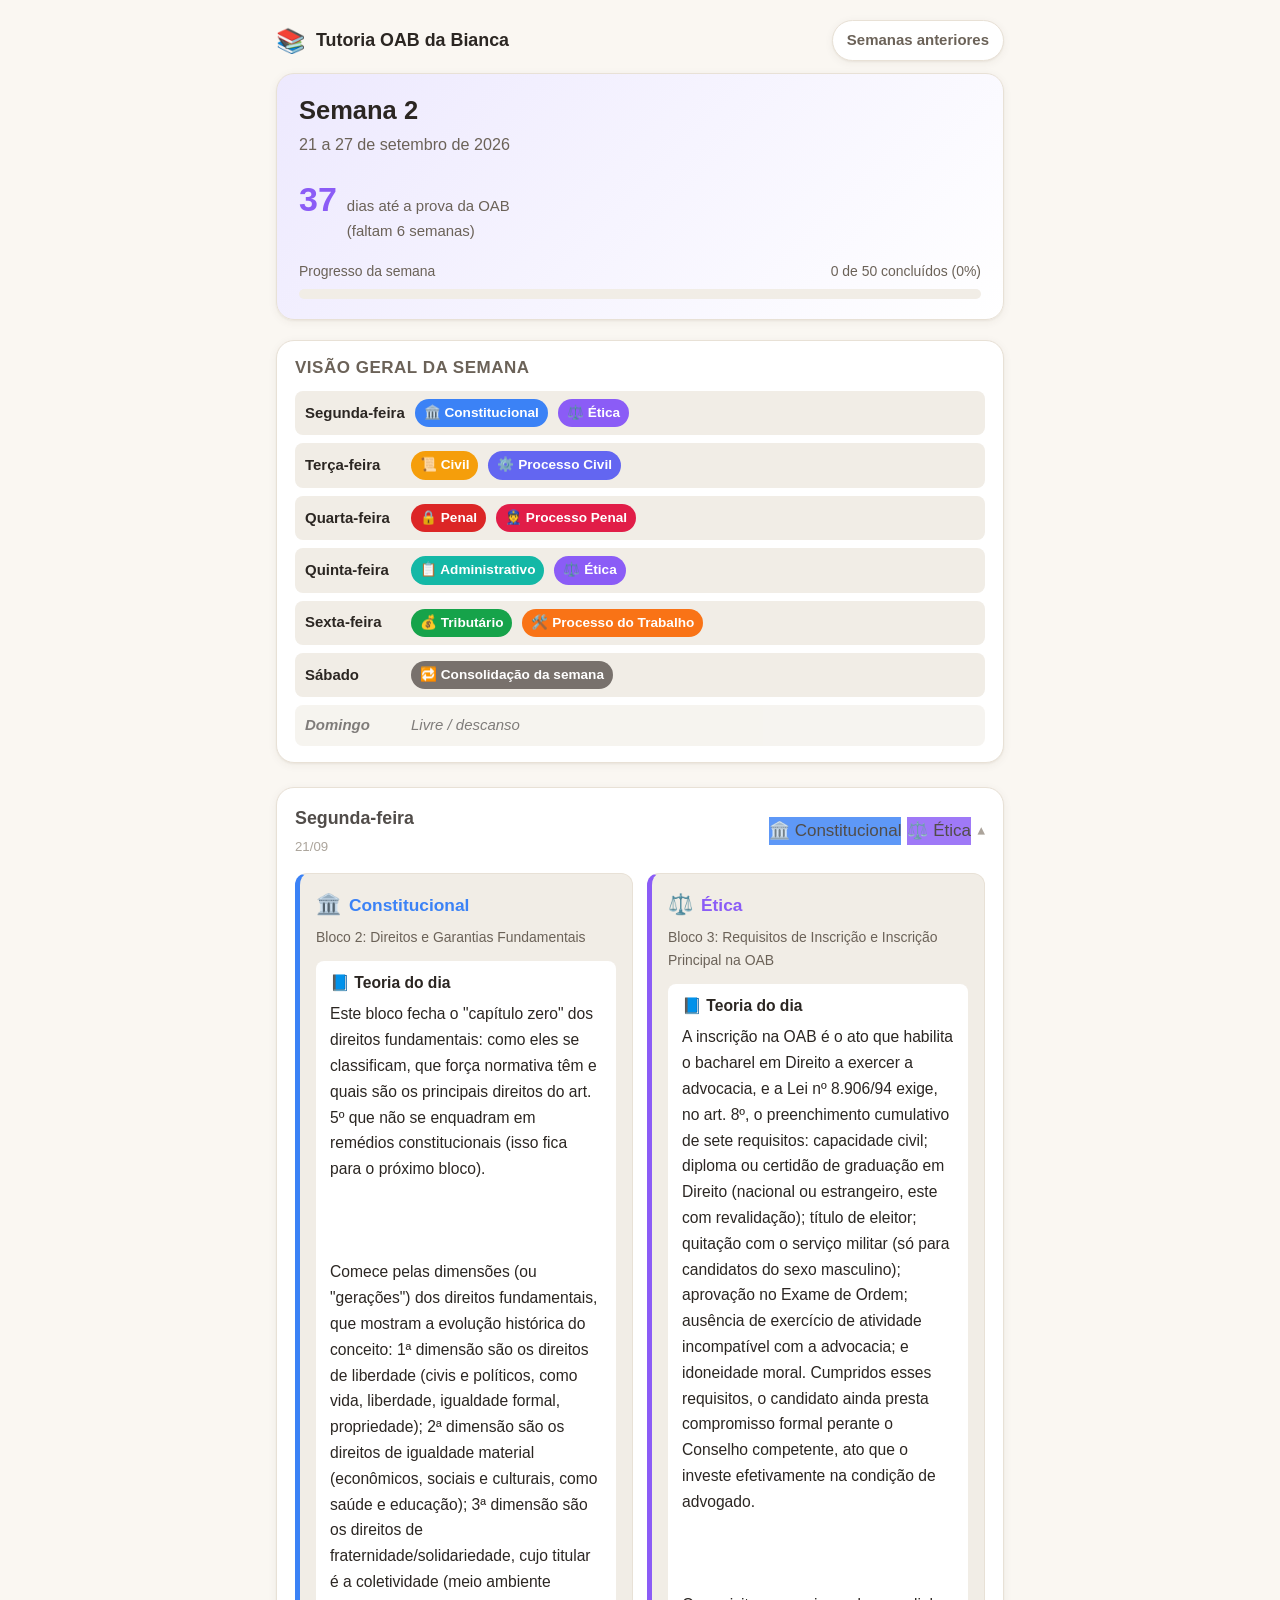
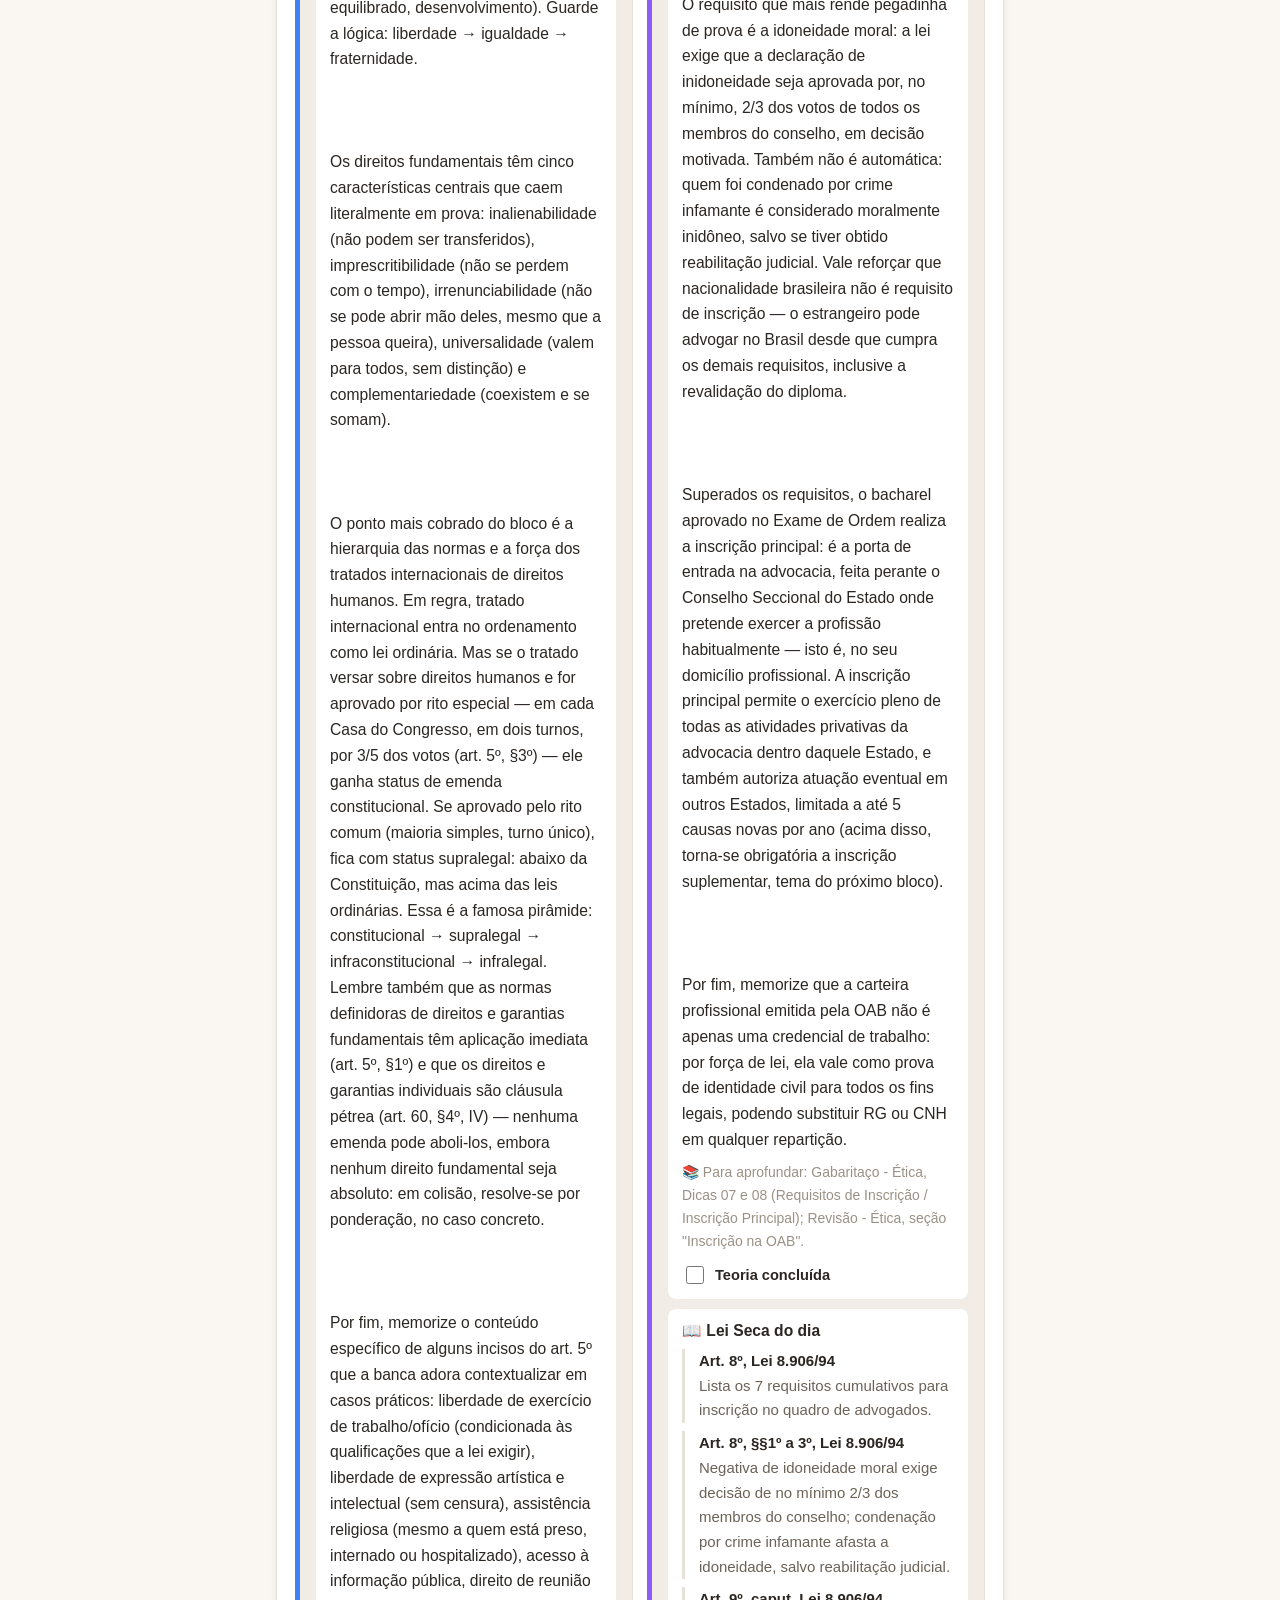
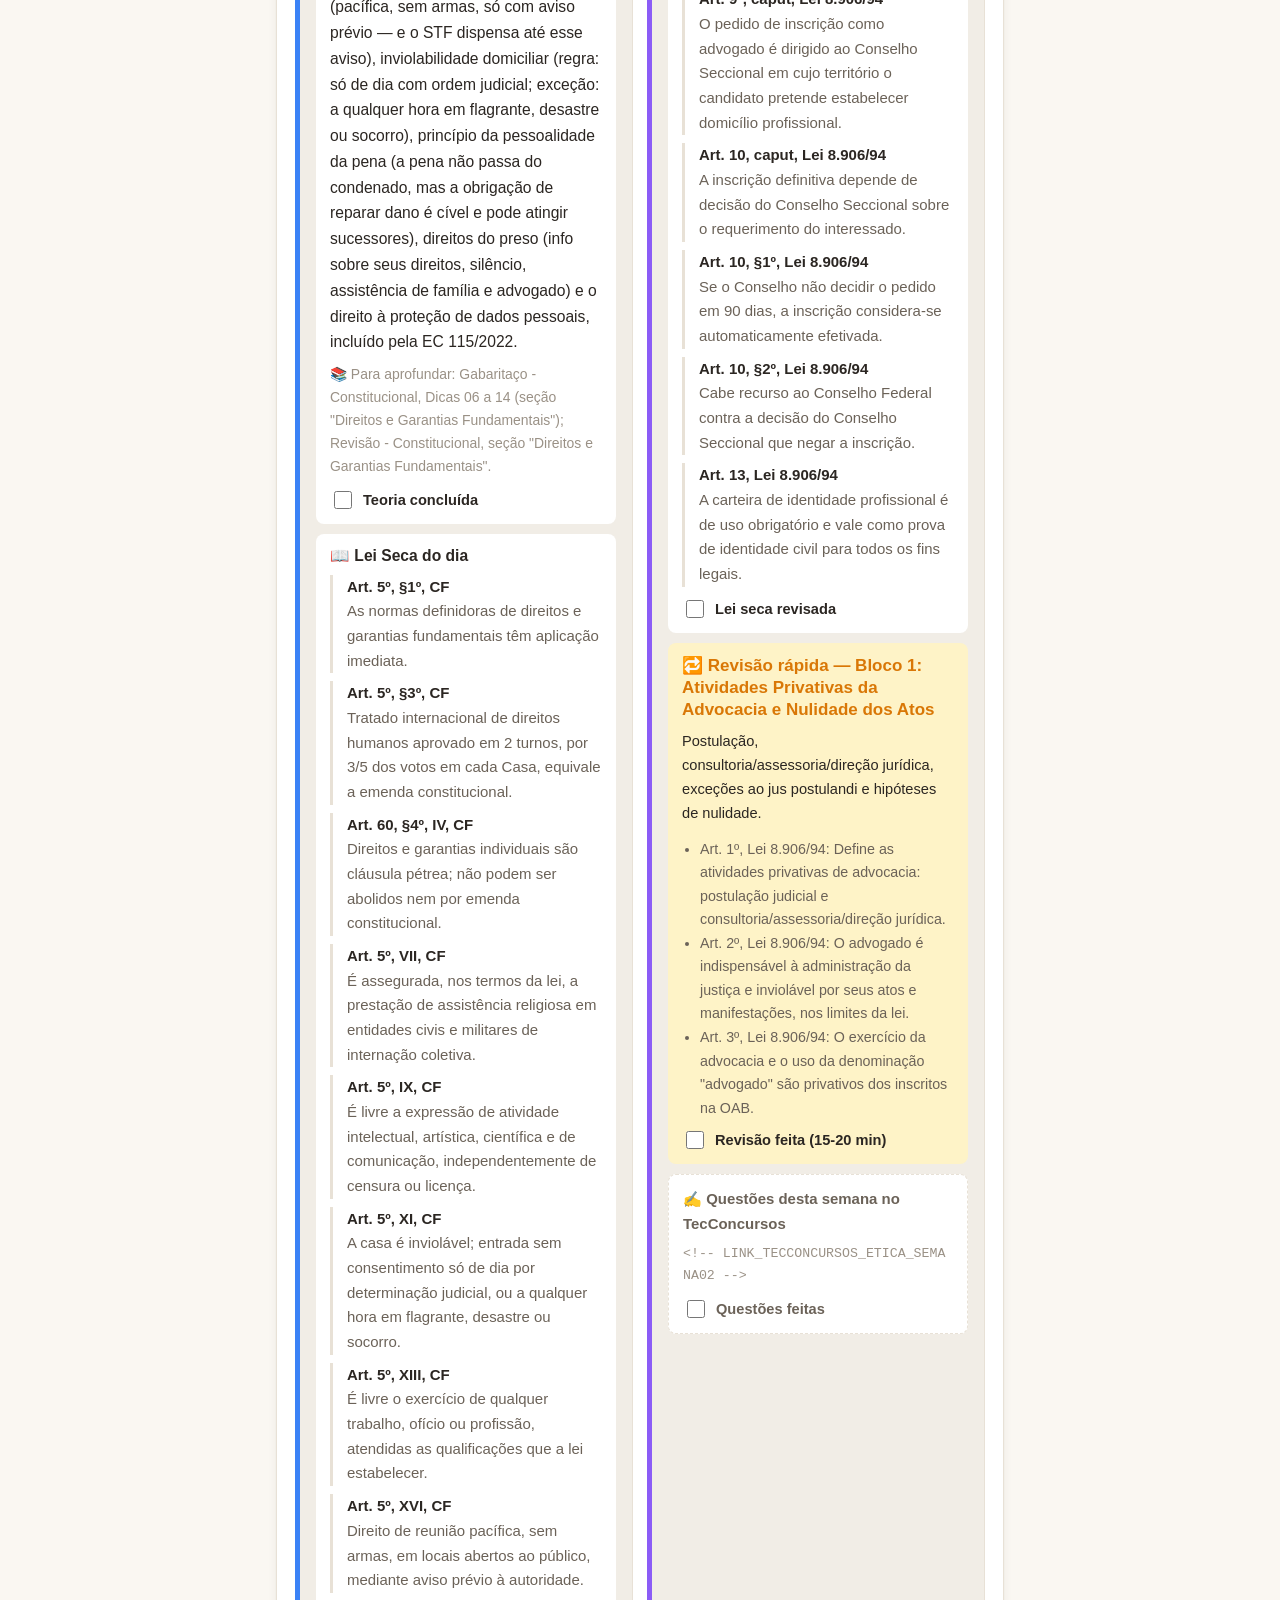
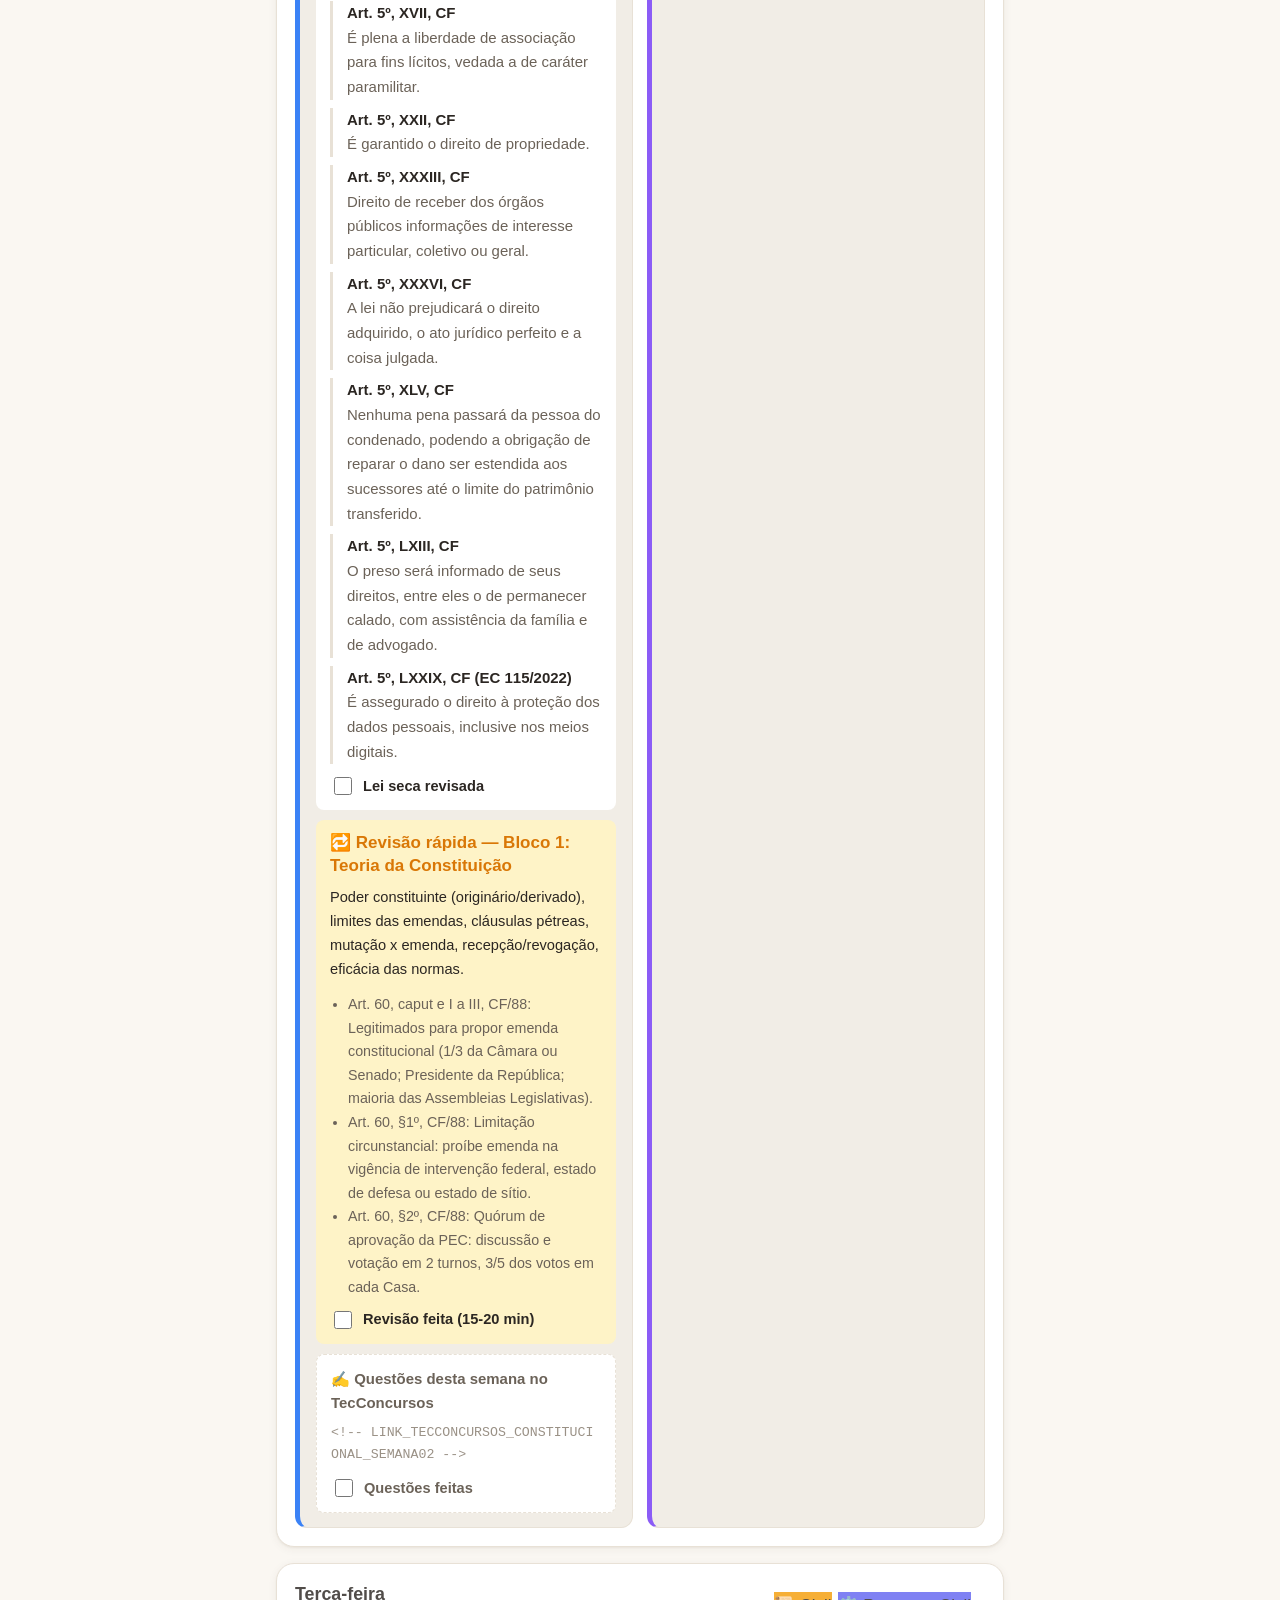
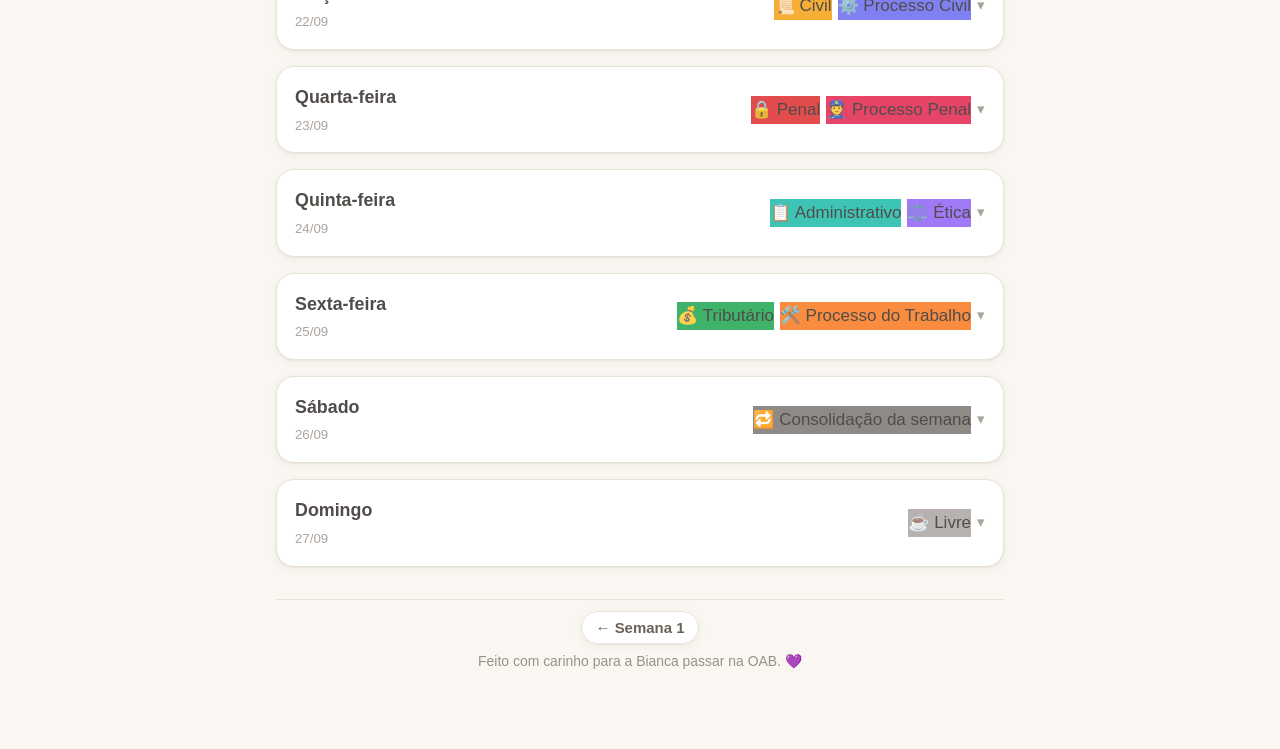
<file: docs/semana-02.html>
<!doctype html>
<html lang="pt-BR">
<head>
<meta charset="utf-8">
<meta name="viewport" content="width=device-width, initial-scale=1">
<title>Semana 2 — Tutoria OAB da Bianca</title>
<link rel="stylesheet" href="style.css?v=2">
</head>
<body>
  <div class="topbar">
    <div class="brand"><span class="logo">📚</span> Tutoria OAB da Bianca</div>
    <a class="nav-link" href="index.html">Semanas anteriores</a>
  </div>

  <div class="hero">
    <h1>Semana 2</h1>
    <p class="subtitle">21 a 27 de setembro de 2026</p>
    <div class="countdown">
      <span class="days" data-countdown-days>—</span>
      <span class="label">dias até a prova da OAB<br>(faltam <span data-countdown-weeks>—</span> semanas)</span>
    </div>
    <div class="progress-wrap">
      <div class="progress-label">
        <span>Progresso da semana</span>
        <span data-progress-text>0 de 0 concluídos (0%)</span>
      </div>
      <div class="progress-track"><div class="progress-fill"></div></div>
    </div>
    <div class="flag-behind" data-flag-behind></div>
  </div>

  <div class="overview">
    <h2>Visão geral da semana</h2>
    <div class="overview-grid">
      <div class="overview-row"><span class="day-name">Segunda-feira</span><span class="subj-chip" style="background:#3b82f6">🏛️ Constitucional</span><span class="subj-chip" style="background:#8b5cf6">⚖️ Ética</span></div>
<div class="overview-row"><span class="day-name">Terça-feira</span><span class="subj-chip" style="background:#f59e0b">📜 Civil</span><span class="subj-chip" style="background:#6366f1">⚙️ Processo Civil</span></div>
<div class="overview-row"><span class="day-name">Quarta-feira</span><span class="subj-chip" style="background:#dc2626">🔒 Penal</span><span class="subj-chip" style="background:#e11d48">👮 Processo Penal</span></div>
<div class="overview-row"><span class="day-name">Quinta-feira</span><span class="subj-chip" style="background:#14b8a6">📋 Administrativo</span><span class="subj-chip" style="background:#8b5cf6">⚖️ Ética</span></div>
<div class="overview-row"><span class="day-name">Sexta-feira</span><span class="subj-chip" style="background:#16a34a">💰 Tributário</span><span class="subj-chip" style="background:#f97316">🛠️ Processo do Trabalho</span></div>
<div class="overview-row"><span class="day-name">Sábado</span><span class="subj-chip" style="background:#78716c">🔁 Consolidação da semana</span></div>
<div class="overview-row rest"><span class="day-name">Domingo</span>Livre / descanso</div>
    </div>
  </div>

  <details class="day" data-date="2026-09-21" open>
  <summary>
    <div class="day-title">
      <span class="day-name">Segunda-feira</span>
      <span class="day-date">21/09</span>
    </div>
    <div class="day-subjects-preview">
      <span class="today-badge" style="display:none;">HOJE</span>
      <span class="subj-chip" style="background:#3b82f6">🏛️ Constitucional</span><span class="subj-chip" style="background:#8b5cf6">⚖️ Ética</span>
      <span class="chevron">▾</span>
    </div>
  </summary>
  <div class="day-body">
    <div class="subject-grid two-col">
      <div class="subject-card" style="--subj-color:#3b82f6">
<div class="subject-header"><span class="subject-icon">🏛️</span><span class="subject-name">Constitucional</span></div>
<div class="block-title">Bloco 2: Direitos e Garantias Fundamentais</div>
<div class="section-block">
<h4>📘 Teoria do dia</h4>
<div class="body-text">Este bloco fecha o "capítulo zero" dos direitos fundamentais: como eles se classificam, que força normativa têm e quais são os principais direitos do art. 5º que não se enquadram em remédios constitucionais (isso fica para o próximo bloco).<br><br><br><br>Comece pelas dimensões (ou "gerações") dos direitos fundamentais, que mostram a evolução histórica do conceito: 1ª dimensão são os direitos de liberdade (civis e políticos, como vida, liberdade, igualdade formal, propriedade); 2ª dimensão são os direitos de igualdade material (econômicos, sociais e culturais, como saúde e educação); 3ª dimensão são os direitos de fraternidade/solidariedade, cujo titular é a coletividade (meio ambiente equilibrado, desenvolvimento). Guarde a lógica: liberdade → igualdade → fraternidade.<br><br><br><br>Os direitos fundamentais têm cinco características centrais que caem literalmente em prova: inalienabilidade (não podem ser transferidos), imprescritibilidade (não se perdem com o tempo), irrenunciabilidade (não se pode abrir mão deles, mesmo que a pessoa queira), universalidade (valem para todos, sem distinção) e complementariedade (coexistem e se somam).<br><br><br><br>O ponto mais cobrado do bloco é a hierarquia das normas e a força dos tratados internacionais de direitos humanos. Em regra, tratado internacional entra no ordenamento como lei ordinária. Mas se o tratado versar sobre direitos humanos e for aprovado por rito especial — em cada Casa do Congresso, em dois turnos, por 3/5 dos votos (art. 5º, §3º) — ele ganha status de emenda constitucional. Se aprovado pelo rito comum (maioria simples, turno único), fica com status supralegal: abaixo da Constituição, mas acima das leis ordinárias. Essa é a famosa pirâmide: constitucional → supralegal → infraconstitucional → infralegal. Lembre também que as normas definidoras de direitos e garantias fundamentais têm aplicação imediata (art. 5º, §1º) e que os direitos e garantias individuais são cláusula pétrea (art. 60, §4º, IV) — nenhuma emenda pode aboli-los, embora nenhum direito fundamental seja absoluto: em colisão, resolve-se por ponderação, no caso concreto.<br><br><br><br>Por fim, memorize o conteúdo específico de alguns incisos do art. 5º que a banca adora contextualizar em casos práticos: liberdade de exercício de trabalho/ofício (condicionada às qualificações que a lei exigir), liberdade de expressão artística e intelectual (sem censura), assistência religiosa (mesmo a quem está preso, internado ou hospitalizado), acesso à informação pública, direito de reunião (pacífica, sem armas, só com aviso prévio — e o STF dispensa até esse aviso), inviolabilidade domiciliar (regra: só de dia com ordem judicial; exceção: a qualquer hora em flagrante, desastre ou socorro), princípio da pessoalidade da pena (a pena não passa do condenado, mas a obrigação de reparar dano é cível e pode atingir sucessores), direitos do preso (info sobre seus direitos, silêncio, assistência de família e advogado) e o direito à proteção de dados pessoais, incluído pela EC 115/2022.</div>
<p style="font-size:0.82rem;color:var(--text-faint);margin-top:8px;margin-bottom:10px;">📚 Para aprofundar: Gabaritaço - Constitucional, Dicas 06 a 14 (seção "Direitos e Garantias Fundamentais"); Revisão - Constitucional, seção "Direitos e Garantias Fundamentais".</p>
<label class="check-row"><input type="checkbox" data-check-id="s02:monday:constitucional:teoria:2"> Teoria concluída</label>
</div>
<div class="section-block">
<h4>📖 Lei Seca do dia</h4>
<ul class="lei-seca-list"><li><span class="ref">Art. 5º, §1º, CF</span><span class="desc">As normas definidoras de direitos e garantias fundamentais têm aplicação imediata.</span></li>
<li><span class="ref">Art. 5º, §3º, CF</span><span class="desc">Tratado internacional de direitos humanos aprovado em 2 turnos, por 3/5 dos votos em cada Casa, equivale a emenda constitucional.</span></li>
<li><span class="ref">Art. 60, §4º, IV, CF</span><span class="desc">Direitos e garantias individuais são cláusula pétrea; não podem ser abolidos nem por emenda constitucional.</span></li>
<li><span class="ref">Art. 5º, VII, CF</span><span class="desc">É assegurada, nos termos da lei, a prestação de assistência religiosa em entidades civis e militares de internação coletiva.</span></li>
<li><span class="ref">Art. 5º, IX, CF</span><span class="desc">É livre a expressão de atividade intelectual, artística, científica e de comunicação, independentemente de censura ou licença.</span></li>
<li><span class="ref">Art. 5º, XI, CF</span><span class="desc">A casa é inviolável; entrada sem consentimento só de dia por determinação judicial, ou a qualquer hora em flagrante, desastre ou socorro.</span></li>
<li><span class="ref">Art. 5º, XIII, CF</span><span class="desc">É livre o exercício de qualquer trabalho, ofício ou profissão, atendidas as qualificações que a lei estabelecer.</span></li>
<li><span class="ref">Art. 5º, XVI, CF</span><span class="desc">Direito de reunião pacífica, sem armas, em locais abertos ao público, mediante aviso prévio à autoridade.</span></li>
<li><span class="ref">Art. 5º, XVII, CF</span><span class="desc">É plena a liberdade de associação para fins lícitos, vedada a de caráter paramilitar.</span></li>
<li><span class="ref">Art. 5º, XXII, CF</span><span class="desc">É garantido o direito de propriedade.</span></li>
<li><span class="ref">Art. 5º, XXXIII, CF</span><span class="desc">Direito de receber dos órgãos públicos informações de interesse particular, coletivo ou geral.</span></li>
<li><span class="ref">Art. 5º, XXXVI, CF</span><span class="desc">A lei não prejudicará o direito adquirido, o ato jurídico perfeito e a coisa julgada.</span></li>
<li><span class="ref">Art. 5º, XLV, CF</span><span class="desc">Nenhuma pena passará da pessoa do condenado, podendo a obrigação de reparar o dano ser estendida aos sucessores até o limite do patrimônio transferido.</span></li>
<li><span class="ref">Art. 5º, LXIII, CF</span><span class="desc">O preso será informado de seus direitos, entre eles o de permanecer calado, com assistência da família e de advogado.</span></li>
<li><span class="ref">Art. 5º, LXXIX, CF (EC 115/2022)</span><span class="desc">É assegurado o direito à proteção dos dados pessoais, inclusive nos meios digitais.</span></li></ul>
<label class="check-row" style="margin-top:10px;"><input type="checkbox" data-check-id="s02:monday:constitucional:leiseca:2"> Lei seca revisada</label>
</div>
<div class="review-block">
<h4>🔁 Revisão rápida — Bloco 1: Teoria da Constituição</h4>
<p class="body-text" style="font-size:0.86rem;">Poder constituinte (originário/derivado), limites das emendas, cláusulas pétreas, mutação x emenda, recepção/revogação, eficácia das normas.</p><ul style="margin:6px 0 0;padding-left:18px;font-size:0.84rem;color:var(--text-soft);"><li>Art. 60, caput e I a III, CF/88: Legitimados para propor emenda constitucional (1/3 da Câmara ou Senado; Presidente da República; maioria das Assembleias Legislativas).</li><li>Art. 60, §1º, CF/88: Limitação circunstancial: proíbe emenda na vigência de intervenção federal, estado de defesa ou estado de sítio.</li><li>Art. 60, §2º, CF/88: Quórum de aprovação da PEC: discussão e votação em 2 turnos, 3/5 dos votos em cada Casa.</li></ul>
<label class="check-row" style="margin-top:8px;"><input type="checkbox" data-check-id="s02:monday:constitucional:revisao:1"> Revisão feita (15-20 min)</label>
</div>
<div class="questions-box">
✍️ <strong>Questões desta semana no TecConcursos</strong>
<span class="link-placeholder">&lt;!-- LINK_TECCONCURSOS_CONSTITUCIONAL_SEMANA02 --&gt;</span>
<label class="check-row" style="margin-top:10px;"><input type="checkbox" data-check-id="s02:monday:constitucional:questoes:2"> Questões feitas</label>
</div>
</div>
<div class="subject-card" style="--subj-color:#8b5cf6">
<div class="subject-header"><span class="subject-icon">⚖️</span><span class="subject-name">Ética</span></div>
<div class="block-title">Bloco 3: Requisitos de Inscrição e Inscrição Principal na OAB</div>
<div class="section-block">
<h4>📘 Teoria do dia</h4>
<div class="body-text">A inscrição na OAB é o ato que habilita o bacharel em Direito a exercer a advocacia, e a Lei nº 8.906/94 exige, no art. 8º, o preenchimento cumulativo de sete requisitos: capacidade civil; diploma ou certidão de graduação em Direito (nacional ou estrangeiro, este com revalidação); título de eleitor; quitação com o serviço militar (só para candidatos do sexo masculino); aprovação no Exame de Ordem; ausência de exercício de atividade incompatível com a advocacia; e idoneidade moral. Cumpridos esses requisitos, o candidato ainda presta compromisso formal perante o Conselho competente, ato que o investe efetivamente na condição de advogado.<br><br><br><br>O requisito que mais rende pegadinha de prova é a idoneidade moral: a lei exige que a declaração de inidoneidade seja aprovada por, no mínimo, 2/3 dos votos de todos os membros do conselho, em decisão motivada. Também não é automática: quem foi condenado por crime infamante é considerado moralmente inidôneo, salvo se tiver obtido reabilitação judicial. Vale reforçar que nacionalidade brasileira não é requisito de inscrição — o estrangeiro pode advogar no Brasil desde que cumpra os demais requisitos, inclusive a revalidação do diploma.<br><br><br><br>Superados os requisitos, o bacharel aprovado no Exame de Ordem realiza a inscrição principal: é a porta de entrada na advocacia, feita perante o Conselho Seccional do Estado onde pretende exercer a profissão habitualmente — isto é, no seu domicílio profissional. A inscrição principal permite o exercício pleno de todas as atividades privativas da advocacia dentro daquele Estado, e também autoriza atuação eventual em outros Estados, limitada a até 5 causas novas por ano (acima disso, torna-se obrigatória a inscrição suplementar, tema do próximo bloco).<br><br><br><br>Por fim, memorize que a carteira profissional emitida pela OAB não é apenas uma credencial de trabalho: por força de lei, ela vale como prova de identidade civil para todos os fins legais, podendo substituir RG ou CNH em qualquer repartição.</div>
<p style="font-size:0.82rem;color:var(--text-faint);margin-top:8px;margin-bottom:10px;">📚 Para aprofundar: Gabaritaço - Ética, Dicas 07 e 08 (Requisitos de Inscrição / Inscrição Principal); Revisão - Ética, seção "Inscrição na OAB".</p>
<label class="check-row"><input type="checkbox" data-check-id="s02:monday:etica:teoria:3"> Teoria concluída</label>
</div>
<div class="section-block">
<h4>📖 Lei Seca do dia</h4>
<ul class="lei-seca-list"><li><span class="ref">Art. 8º, Lei 8.906/94</span><span class="desc">Lista os 7 requisitos cumulativos para inscrição no quadro de advogados.</span></li>
<li><span class="ref">Art. 8º, §§1º a 3º, Lei 8.906/94</span><span class="desc">Negativa de idoneidade moral exige decisão de no mínimo 2/3 dos membros do conselho; condenação por crime infamante afasta a idoneidade, salvo reabilitação judicial.</span></li>
<li><span class="ref">Art. 9º, caput, Lei 8.906/94</span><span class="desc">O pedido de inscrição como advogado é dirigido ao Conselho Seccional em cujo território o candidato pretende estabelecer domicílio profissional.</span></li>
<li><span class="ref">Art. 10, caput, Lei 8.906/94</span><span class="desc">A inscrição definitiva depende de decisão do Conselho Seccional sobre o requerimento do interessado.</span></li>
<li><span class="ref">Art. 10, §1º, Lei 8.906/94</span><span class="desc">Se o Conselho não decidir o pedido em 90 dias, a inscrição considera-se automaticamente efetivada.</span></li>
<li><span class="ref">Art. 10, §2º, Lei 8.906/94</span><span class="desc">Cabe recurso ao Conselho Federal contra a decisão do Conselho Seccional que negar a inscrição.</span></li>
<li><span class="ref">Art. 13, Lei 8.906/94</span><span class="desc">A carteira de identidade profissional é de uso obrigatório e vale como prova de identidade civil para todos os fins legais.</span></li></ul>
<label class="check-row" style="margin-top:10px;"><input type="checkbox" data-check-id="s02:monday:etica:leiseca:3"> Lei seca revisada</label>
</div>
<div class="review-block">
<h4>🔁 Revisão rápida — Bloco 1: Atividades Privativas da Advocacia e Nulidade dos Atos</h4>
<p class="body-text" style="font-size:0.86rem;">Postulação, consultoria/assessoria/direção jurídica, exceções ao jus postulandi e hipóteses de nulidade.</p><ul style="margin:6px 0 0;padding-left:18px;font-size:0.84rem;color:var(--text-soft);"><li>Art. 1º, Lei 8.906/94: Define as atividades privativas de advocacia: postulação judicial e consultoria/assessoria/direção jurídica.</li><li>Art. 2º, Lei 8.906/94: O advogado é indispensável à administração da justiça e inviolável por seus atos e manifestações, nos limites da lei.</li><li>Art. 3º, Lei 8.906/94: O exercício da advocacia e o uso da denominação "advogado" são privativos dos inscritos na OAB.</li></ul>
<label class="check-row" style="margin-top:8px;"><input type="checkbox" data-check-id="s02:monday:etica:revisao:1"> Revisão feita (15-20 min)</label>
</div>
<div class="questions-box">
✍️ <strong>Questões desta semana no TecConcursos</strong>
<span class="link-placeholder">&lt;!-- LINK_TECCONCURSOS_ETICA_SEMANA02 --&gt;</span>
<label class="check-row" style="margin-top:10px;"><input type="checkbox" data-check-id="s02:monday:etica:questoes:3"> Questões feitas</label>
</div>
</div>
    </div>
  </div>
</details>

<details class="day" data-date="2026-09-22">
  <summary>
    <div class="day-title">
      <span class="day-name">Terça-feira</span>
      <span class="day-date">22/09</span>
    </div>
    <div class="day-subjects-preview">
      <span class="today-badge" style="display:none;">HOJE</span>
      <span class="subj-chip" style="background:#f59e0b">📜 Civil</span><span class="subj-chip" style="background:#6366f1">⚙️ Processo Civil</span>
      <span class="chevron">▾</span>
    </div>
  </summary>
  <div class="day-body">
    <div class="subject-grid two-col">
      <div class="subject-card" style="--subj-color:#f59e0b">
<div class="subject-header"><span class="subject-icon">📜</span><span class="subject-name">Civil</span></div>
<div class="block-title">Bloco 2: Obrigações: Modalidades</div>
<div class="section-block">
<h4>📘 Teoria do dia</h4>
<div class="body-text">Este bloco reúne as modalidades que uma obrigação pode assumir, um dos temas mais cobrados de Civil na prova. Comece pela obrigação de dar: coisa certa é o bem individualizado (aquele carro específico), enquanto coisa incerta é indicada só por gênero e quantidade (um cavalo, sem dizer qual). Na coisa incerta, a escolha cabe ao devedor, salvo previsão em contrário, e ele não pode entregar a pior nem é obrigado a entregar a melhor. O risco pela perda da coisa muda de mãos com a "concentração" (escolha/individualização): antes dela, o devedor não pode alegar perda por força maior; depois, o risco passa ao credor com a tradição.<br><br><br><br>Na obrigação de fazer, o devedor executa uma prestação positiva, que pode ser fungível (qualquer pessoa cumpre, ex.: pintar uma casa) ou infungível/personalíssima (só aquele devedor, por suas qualidades pessoais). Sendo infungível e o devedor culpado pelo inadimplemento, o credor pode exigir indenização por perdas e danos. Na obrigação de não fazer, o devedor se compromete a se abster de um ato; se ele praticar o ato vedado, o credor pode exigir que desfaça, inclusive por conta própria em caso de urgência.<br><br><br><br>A obrigação alternativa tem duas ou mais prestações possíveis, bastando ao devedor cumprir uma delas (em regra, a escolha é do devedor). Se uma das prestações se tornar impossível sem culpa de ninguém, a obrigação subsiste quanto à que restou — não se resolve o contrato, o devedor simplesmente cumpre com a opção remanescente.<br><br><br><br>Quanto à divisibilidade: obrigação divisível é fracionável sem perda de valor ou natureza (dinheiro), e cada devedor/credor responde só pela sua cota; indivisível não admite fracionamento (um cavalo), e qualquer devedor responde pelo todo, embora o pagamento de um extinga a dívida para todos.<br><br><br><br>Na solidariedade (que nunca se presume, só decorre de lei ou de vontade das partes), há solidariedade passiva (vários devedores, cada um deve o total) e ativa (vários credores, cada um pode exigir e receber o total). Convertida a obrigação em perdas e danos por culpa de um devedor, todos continuam respondendo pelo equivalente, mas só o culpado responde pelas perdas e danos extras.<br><br><br><br>Por fim, a cessão de crédito permite ao credor transferir seu direito a um terceiro (cessionário), salvo se a natureza da obrigação, a lei ou cláusula contratual vedarem — cláusula proibitiva não vale contra cessionário de boa-fé se não constar do título. O cedente, em regra, responde apenas pela existência do crédito, não pela solvência do devedor, salvo estipulação expressa em contrário.</div>
<p style="font-size:0.82rem;color:var(--text-faint);margin-top:8px;margin-bottom:10px;">📚 Para aprofundar: Gabaritaço - Civil, Dicas 12 a 16 (seção "Obrigações"); Revisão - Civil, seção "Obrigações: Modalidades".</p>
<label class="check-row"><input type="checkbox" data-check-id="s02:tuesday:civil:teoria:2"> Teoria concluída</label>
</div>
<div class="section-block">
<h4>📖 Lei Seca do dia</h4>
<ul class="lei-seca-list"><li><span class="ref">Art. 233, CC</span><span class="desc">Obrigação de dar coisa certa abrange os acessórios, salvo disposição em contrário.</span></li>
<li><span class="ref">Art. 234, CC</span><span class="desc">Se a coisa certa se perder sem culpa do devedor antes da tradição, resolve-se a obrigação; havendo culpa, responde pelo equivalente + perdas e danos.</span></li>
<li><span class="ref">Art. 244, CC</span><span class="desc">Nas coisas determinadas por gênero e quantidade, a escolha cabe ao devedor (salvo previsão diversa), que não pode dar a pior nem é obrigado a dar a melhor.</span></li>
<li><span class="ref">Art. 246, CC</span><span class="desc">Antes da escolha, o devedor não pode alegar perda ou deterioração da coisa, nem por força maior ou caso fortuito.</span></li>
<li><span class="ref">Art. 247, CC</span><span class="desc">Na obrigação de fazer, o devedor que recusar a prestação personalíssima incorre em perdas e danos.</span></li>
<li><span class="ref">Art. 248, CC</span><span class="desc">Se a prestação de fazer se tornar impossível sem culpa do devedor, resolve-se a obrigação; havendo culpa, responde por perdas e danos.</span></li>
<li><span class="ref">Art. 250, CC</span><span class="desc">Extingue-se a obrigação de não fazer se, sem culpa do devedor, se tornar impossível abster-se do ato.</span></li>
<li><span class="ref">Art. 251, CC</span><span class="desc">Praticado o ato vedado, o credor pode exigir que o devedor desfaça, sob pena de desfazer à custa dele; em urgência, pode agir sem autorização judicial.</span></li>
<li><span class="ref">Art. 252, CC</span><span class="desc">Na obrigação alternativa, a escolha cabe ao devedor, se outra coisa não se estipulou.</span></li>
<li><span class="ref">Art. 255, CC</span><span class="desc">Se uma das prestações alternativas não puder ser objeto de obrigação ou se tornar inexequível, subsistirá a obrigação quanto à outra.</span></li>
<li><span class="ref">Art. 257, CC</span><span class="desc">Se a obrigação for indivisível e concorrerem dois ou mais devedores, cada um estará obrigado pela dívida toda.</span></li>
<li><span class="ref">Art. 264, CC</span><span class="desc">Há solidariedade quando, na mesma obrigação, concorre mais de um credor ou devedor, cada um com direito ou obrigação à dívida toda.</span></li>
<li><span class="ref">Art. 265, CC</span><span class="desc">A solidariedade não se presume; resulta da lei ou da vontade das partes.</span></li>
<li><span class="ref">Art. 275, CC</span><span class="desc">O credor pode exigir e receber de um ou alguns dos devedores, parcial ou totalmente, a dívida comum; pagamento parcial mantém os demais obrigados pelo resto.</span></li>
<li><span class="ref">Art. 279, CC</span><span class="desc">Impossibilitando-se a prestação por culpa de um devedor solidário, subsiste o encargo do equivalente para todos, mas só o culpado responde pelas perdas e danos.</span></li>
<li><span class="ref">Art. 286, CC</span><span class="desc">O credor pode ceder seu crédito, salvo se a isso se opuser a natureza da obrigação, a lei ou a convenção com o devedor.</span></li>
<li><span class="ref">Art. 296, CC</span><span class="desc">Salvo estipulação em contrário, o cedente não responde pela solvência do devedor, apenas pela existência do crédito ao tempo em que cedeu.</span></li></ul>
<label class="check-row" style="margin-top:10px;"><input type="checkbox" data-check-id="s02:tuesday:civil:leiseca:2"> Lei seca revisada</label>
</div>
<div class="review-block">
<h4>🔁 Revisão rápida — Bloco 1: Parte Geral: Pessoas Naturais e Negócio Jurídico</h4>
<p class="body-text" style="font-size:0.86rem;">Capacidade, incapacidade, emancipação, direitos da personalidade, elementos e defeitos do negócio jurídico, nulidade e anulabilidade.</p><ul style="margin:6px 0 0;padding-left:18px;font-size:0.84rem;color:var(--text-soft);"><li>Art. 3º, CC: Hipótese remanescente de incapacidade absoluta (apenas os menores de 16 anos).</li><li>Art. 4º, CC: Hipóteses de incapacidade relativa (16 a 18 anos, ébrios habituais, viciados em tóxico, pródigos, discernimento reduzido).</li><li>Art. 5º, CC: Maioridade aos 18 anos e as três formas de emancipação (voluntária, judicial, legal).</li></ul>
<label class="check-row" style="margin-top:8px;"><input type="checkbox" data-check-id="s02:tuesday:civil:revisao:1"> Revisão feita (15-20 min)</label>
</div>
<div class="questions-box">
✍️ <strong>Questões desta semana no TecConcursos</strong>
<span class="link-placeholder">&lt;!-- LINK_TECCONCURSOS_CIVIL_SEMANA02 --&gt;</span>
<label class="check-row" style="margin-top:10px;"><input type="checkbox" data-check-id="s02:tuesday:civil:questoes:2"> Questões feitas</label>
</div>
</div>
<div class="subject-card" style="--subj-color:#6366f1">
<div class="subject-header"><span class="subject-icon">⚙️</span><span class="subject-name">Processo Civil</span></div>
<div class="block-title">Bloco 2: Partes, Procuradores e Responsabilidade Processual</div>
<div class="section-block">
<h4>📘 Teoria do dia</h4>
<div class="body-text">Este bloco reúne tudo que envolve quem pode estar em juízo e como devem se comportar autor, réu e procuradores durante o processo.<br><br><br><br>Capacidade das partes: é preciso distinguir capacidade de ser parte (decorre da personalidade jurídica) de capacidade processual (aptidão para praticar atos no processo sem assistência ou representação). Toda pessoa no exercício de seus direitos tem capacidade para estar em juízo. Quando há incapacidade: a relativa exige assistência; a absoluta exige representação. Faltando representante, havendo conflito de interesses entre o incapaz e quem deveria representá-lo, ou tratando-se de réu revel citado por edital/hora certa ou de réu preso, o juiz nomeia curador especial — função normalmente exercida pela Defensoria Pública, que tem direito a honorários nesse papel (Súmula Vinculante 47/STF). Vício de capacidade ou de representação não anula de plano: suspende-se o processo para regularização; se não sanado, extingue-se o feito (se o vício for do autor), exclui-se o réu irregular, ou considera-se revel o terceiro.<br><br><br><br>Poderes do procurador: o advogado precisa de procuração para atuar, salvo para evitar preclusão, decadência, prescrição ou para praticar ato urgente — situação em que pode agir sem o instrumento, desde que o junte em até 15 dias, prorrogáveis uma vez por igual período.<br><br><br><br>Responsabilidade processual: a lei impõe deveres de lealdade a partes, procuradores e demais participantes (expor os fatos conforme a verdade, não formular pretensão infundada, cumprir as decisões judiciais, não inovar ilegalmente o estado do bem litigioso). Descumprir os deveres de cumprir decisões ou de não inovar ilegalmente configura ato atentatório à dignidade da justiça, sancionado com multa de até 20% do valor da causa (ou até 10 salários mínimos, se a causa for irrisória). Já a litigância de má-fé pune quem age com deslealdade processual — alterar a verdade dos fatos, usar o processo para fim ilegal, resistir injustificadamente, recorrer com intuito manifestamente protelatório — com multa de 1% a 10% do valor da causa, além de indenização à parte prejudicada e reembolso de honorários e despesas.<br><br><br><br>Honorários: os advocatícios sucumbenciais têm natureza alimentar e são fixados entre 10% e 20% sobre a condenação, o proveito econômico ou o valor da causa, com faixas escalonadas quando a Fazenda Pública é vencida. Os periciais são adiantados por quem requereu a perícia, ou rateados quando determinada de ofício ou pedida por ambas as partes, sendo definitivamente suportados pelo vencido ao final.<br><br><br><br>Gratuidade da justiça: a pessoa natural obtém com mera declaração de hipossuficiência (presunção relativa, sob pena de multa em caso de má-fé); a pessoa jurídica precisa comprovar documentalmente (Súmula 481/STJ). O benefício não afasta o dever de pagar multas processuais e pode ser requerido a qualquer momento do processo.</div>
<p style="font-size:0.82rem;color:var(--text-faint);margin-top:8px;margin-bottom:10px;">📚 Para aprofundar: Gabaritaço - Processo Civil, Dicas 08 a 14 (seção "Partes e Procuradores") — a Revisão em tabelas não tem seção correspondente a este bloco.</p>
<label class="check-row"><input type="checkbox" data-check-id="s02:tuesday:processoCivil:teoria:2"> Teoria concluída</label>
</div>
<div class="section-block">
<h4>📖 Lei Seca do dia</h4>
<ul class="lei-seca-list"><li><span class="ref">Art. 70, CPC</span><span class="desc">Toda pessoa no exercício de seus direitos tem capacidade para estar em juízo.</span></li>
<li><span class="ref">Art. 71, CPC</span><span class="desc">Incapaz deve ser representado (incapacidade absoluta) ou assistido (incapacidade relativa) por pais, tutor ou curador.</span></li>
<li><span class="ref">Art. 72, CPC</span><span class="desc">Hipóteses de nomeação de curador especial (incapaz sem representante ou em conflito de interesses; réu revel citado por edital ou hora certa; réu preso).</span></li>
<li><span class="ref">Art. 76, CPC</span><span class="desc">Vício de capacidade processual ou de representação: suspensão do processo para regularização, sob pena de extinção, exclusão ou revelia.</span></li>
<li><span class="ref">Art. 77, CPC</span><span class="desc">Deveres de lealdade das partes e procuradores; ato atentatório à dignidade da justiça, com multa de até 20% do valor da causa.</span></li>
<li><span class="ref">Art. 79, CPC</span><span class="desc">Responde por perdas e danos quem litigar de má-fé como autor, réu ou interveniente.</span></li>
<li><span class="ref">Art. 80, CPC</span><span class="desc">Rol das condutas caracterizadoras de litigância de má-fé.</span></li>
<li><span class="ref">Art. 81, CPC</span><span class="desc">Multa de 1% a 10% do valor da causa, mais indenização e honorários, ao litigante de má-fé.</span></li>
<li><span class="ref">Art. 85, CPC</span><span class="desc">Honorários advocatícios sucumbenciais: natureza alimentar, faixas de 10% a 20%, vedada a compensação.</span></li>
<li><span class="ref">Art. 86, CPC</span><span class="desc">Sucumbência recíproca: distribuição proporcional das despesas e honorários entre as partes.</span></li>
<li><span class="ref">Art. 95, CPC</span><span class="desc">Honorários periciais adiantados por quem requereu a perícia, ou rateados quando de ofício ou pedida por ambas as partes.</span></li>
<li><span class="ref">Art. 96, CPC</span><span class="desc">Honorários periciais definitivamente suportados pelo vencido ao final do processo.</span></li>
<li><span class="ref">Art. 98, CPC</span><span class="desc">Requisitos e abrangência da gratuidade da justiça, para pessoa natural ou jurídica hipossuficiente.</span></li>
<li><span class="ref">Art. 99, CPC</span><span class="desc">A gratuidade da justiça pode ser requerida a qualquer tempo, na petição inicial, contestação, recurso ou por petição simples.</span></li>
<li><span class="ref">Súmula Vinculante 47, STF</span><span class="desc">O defensor público, quando nomeado curador especial, exerce múnus público e tem direito a honorários.</span></li>
<li><span class="ref">Súmula 481, STJ</span><span class="desc">Faz jus à gratuidade da justiça a pessoa jurídica, com ou sem fins lucrativos, que comprovar sua impossibilidade de arcar com os encargos processuais.</span></li></ul>
<label class="check-row" style="margin-top:10px;"><input type="checkbox" data-check-id="s02:tuesday:processoCivil:leiseca:2"> Lei seca revisada</label>
</div>
<div class="review-block">
<h4>🔁 Revisão rápida — Bloco 1: Atos Processuais, Prazos e Citação</h4>
<p class="body-text" style="font-size:0.86rem;">Conceito e nulidade dos atos processuais, publicidade x segredo de justiça, contagem de prazos e modalidades de citação.</p><ul style="margin:6px 0 0;padding-left:18px;font-size:0.84rem;color:var(--text-soft);"><li>Art. 188, CPC: Princípio da instrumentalidade das formas: ato praticado de modo diverso é válido se atingir a finalidade essencial.</li><li>Art. 189, CPC: Publicidade dos atos processuais e hipóteses de segredo de justiça.</li><li>Art. 218/219, CPC: Prazos legais, judiciais e regra da contagem somente em dias úteis.</li></ul>
<label class="check-row" style="margin-top:8px;"><input type="checkbox" data-check-id="s02:tuesday:processoCivil:revisao:1"> Revisão feita (15-20 min)</label>
</div>
<div class="questions-box">
✍️ <strong>Questões desta semana no TecConcursos</strong>
<span class="link-placeholder">&lt;!-- LINK_TECCONCURSOS_PROCESSOCIVIL_SEMANA02 --&gt;</span>
<label class="check-row" style="margin-top:10px;"><input type="checkbox" data-check-id="s02:tuesday:processoCivil:questoes:2"> Questões feitas</label>
</div>
</div>
    </div>
  </div>
</details>

<details class="day" data-date="2026-09-23">
  <summary>
    <div class="day-title">
      <span class="day-name">Quarta-feira</span>
      <span class="day-date">23/09</span>
    </div>
    <div class="day-subjects-preview">
      <span class="today-badge" style="display:none;">HOJE</span>
      <span class="subj-chip" style="background:#dc2626">🔒 Penal</span><span class="subj-chip" style="background:#e11d48">👮 Processo Penal</span>
      <span class="chevron">▾</span>
    </div>
  </summary>
  <div class="day-body">
    <div class="subject-grid two-col">
      <div class="subject-card" style="--subj-color:#dc2626">
<div class="subject-header"><span class="subject-icon">🔒</span><span class="subject-name">Penal</span></div>
<div class="block-title">Bloco 2: Fato Típico</div>
<div class="section-block">
<h4>📘 Teoria do dia</h4>
<div class="body-text">O fato típico é o primeiro dos três substratos do crime (fato típico → ilícito → culpável) e reúne quatro elementos: conduta, resultado, nexo causal e tipicidade.<br><br><br><br>A conduta é o comportamento humano voluntário, comissivo (ação) ou omissivo (deixar de agir quando havia dever jurídico de fazê-lo). Ela pode ser dolosa — quando o agente quer o resultado (dolo direto) ou assume o risco de produzi-lo (dolo eventual) — ou culposa, quando o agente não quer nem assume o risco do resultado, mas ele ocorre por imprudência, negligência ou imperícia. Dentro da culpa, distingue-se a culpa consciente (o agente prevê o resultado mas acredita que conseguirá evitá-lo) da culpa inconsciente (sequer prevê algo previsível). Não há conduta juridicamente relevante em casos de coação física irresistível ou de mero reflexo.<br><br><br><br>O nexo causal é o vínculo entre a conduta e o resultado naturalístico, relevante apenas nos crimes materiais. O CP adota a teoria da equivalência dos antecedentes: causa é tudo aquilo sem o qual o resultado não teria ocorrido. As concausas testam esse vínculo: as relativamente independentes (preexistentes, concomitantes ou supervenientes) mantêm o agente respondendo pelo resultado — exceto a superveniente relativamente independente que, por si só, produz o resultado, hipótese em que o agente responde só pelos atos praticados (ex.: vítima baleada morre no incêndio da ambulância). Já as concausas absolutamente independentes rompem o nexo causal por completo, respondendo o agente apenas pela tentativa do que pretendia.<br><br><br><br>A tipicidade é o encaixe perfeito entre o fato e a norma penal (tipicidade formal), exigindo-se também relevância da lesão ao bem jurídico (tipicidade material) — daí o princípio da insignificância afastar o crime quando a ofensa é mínima. O erro de tipo ocorre quando o agente tem falsa percepção da realidade sobre elemento do tipo, excluindo sempre o dolo; se evitável, subsiste a punição por culpa (se prevista em lei); se inevitável, isenta de pena. Distingue-se do erro sobre a pessoa e do erro na execução (aberratio ictus), nos quais responde-se considerando a vítima pretendida.<br><br><br><br>O iter criminis é o caminho do crime: cogitação, preparação, execução e consumação. A tentativa ocorre quando, iniciada a execução, o crime não se consuma por circunstâncias alheias à vontade do agente (pena reduzida de 1 a 2/3). Não admitem tentativa os crimes culposos, omissivos próprios, unissubsistentes, habituais, preterdolosos e as contravenções penais. Distinga-se ainda desistência voluntária e arrependimento eficaz (excluem a tipicidade, respondendo o agente só pelos atos já praticados) do arrependimento posterior (causa de diminuição de pena após a consumação) e do crime impossível (por ineficácia absoluta do meio ou impropriedade absoluta do objeto).</div>
<p style="font-size:0.82rem;color:var(--text-faint);margin-top:8px;margin-bottom:10px;">📚 Para aprofundar: Gabaritaço - Penal, Dicas 07 a 13 (Fato Típico, Erro de Tipo, Desistência Voluntária, Arrependimento Eficaz e Posterior); Revisão - Penal, seção "Fato Típico".</p>
<label class="check-row"><input type="checkbox" data-check-id="s02:wednesday:penal:teoria:2"> Teoria concluída</label>
</div>
<div class="section-block">
<h4>📖 Lei Seca do dia</h4>
<ul class="lei-seca-list"><li><span class="ref">Art. 13, caput, CP</span><span class="desc">Nexo causal: causa é a ação/omissão sem a qual o resultado não teria ocorrido (teoria da equivalência dos antecedentes).</span></li>
<li><span class="ref">Art. 13, §1º, CP</span><span class="desc">Causa superveniente relativamente independente que por si só produz o resultado: agente responde só pelos atos já praticados.</span></li>
<li><span class="ref">Art. 14, I, CP</span><span class="desc">Crime consumado: quando nele se reúnem todos os elementos de sua definição legal.</span></li>
<li><span class="ref">Art. 14, II e parágrafo único, CP</span><span class="desc">Crime tentado: execução iniciada, não consumado por circunstâncias alheias à vontade do agente; pena reduzida de 1 a 2/3.</span></li>
<li><span class="ref">Art. 15, CP</span><span class="desc">Desistência voluntária e arrependimento eficaz: agente responde apenas pelos atos já praticados.</span></li>
<li><span class="ref">Art. 16, CP</span><span class="desc">Arrependimento posterior: reparação do dano/restituição da coisa até o recebimento da denúncia/queixa, em crime sem violência ou grave ameaça, reduz a pena de 1/3 a 2/3.</span></li>
<li><span class="ref">Art. 17, CP</span><span class="desc">Crime impossível: por ineficácia absoluta do meio ou por absoluta impropriedade do objeto.</span></li>
<li><span class="ref">Art. 18, I, CP</span><span class="desc">Crime doloso: quando o agente quis o resultado (dolo direto) ou assumiu o risco de produzi-lo (dolo eventual).</span></li>
<li><span class="ref">Art. 18, II, CP</span><span class="desc">Crime culposo: quando o agente deu causa ao resultado por imprudência, negligência ou imperícia.</span></li>
<li><span class="ref">Art. 20, caput, CP</span><span class="desc">Erro de tipo: erro sobre elemento constitutivo do tipo legal exclui o dolo, mas permite punição por crime culposo se previsto em lei.</span></li>
<li><span class="ref">Art. 20, §3º, CP</span><span class="desc">Erro sobre a pessoa: não isenta de pena, considerando-se as condições da vítima pretendida, e não da real.</span></li>
<li><span class="ref">Art. 73, CP</span><span class="desc">Erro na execução (aberratio ictus): aplica-se a mesma regra do erro sobre a pessoa quanto à vítima pretendida.</span></li>
<li><span class="ref">Art. 74, CP</span><span class="desc">Resultado diverso do pretendido (aberratio criminis): agente responde por culpa se previsto como crime culposo, aplicando-se o concurso formal se também atingir o resultado pretendido.</span></li>
<li><span class="ref">Súmula 582, STJ</span><span class="desc">Consuma-se o roubo com a inversão da posse mediante violência ou grave ameaça, ainda que por breve tempo, mesmo seguida de perseguição imediata e recuperação da coisa.</span></li></ul>
<label class="check-row" style="margin-top:10px;"><input type="checkbox" data-check-id="s02:wednesday:penal:leiseca:2"> Lei seca revisada</label>
</div>
<div class="review-block">
<h4>🔁 Revisão rápida — Bloco 1: Princípios e Eficácia da Lei Penal no Tempo e no Espaço</h4>
<p class="body-text" style="font-size:0.86rem;">Retroatividade benéfica, abolitio criminis, lei temporária/excepcional, teorias do tempo e lugar do crime, territorialidade e extraterritorialidade.</p><ul style="margin:6px 0 0;padding-left:18px;font-size:0.84rem;color:var(--text-soft);"><li>Art. 1º, CP: Princípio da legalidade: não há crime sem lei anterior que o defina, nem pena sem prévia cominação legal.</li><li>Art. 2º, CP: Lei penal no tempo: irretroatividade da lei mais gravosa e retroatividade da lei mais benéfica (abolitio criminis).</li><li>Art. 3º, CP: Lei excepcional ou temporária: aplica-se ao fato praticado durante sua vigência, mesmo após cessada (ultratividade).</li></ul>
<label class="check-row" style="margin-top:8px;"><input type="checkbox" data-check-id="s02:wednesday:penal:revisao:1"> Revisão feita (15-20 min)</label>
</div>
<div class="questions-box">
✍️ <strong>Questões desta semana no TecConcursos</strong>
<span class="link-placeholder">&lt;!-- LINK_TECCONCURSOS_PENAL_SEMANA02 --&gt;</span>
<label class="check-row" style="margin-top:10px;"><input type="checkbox" data-check-id="s02:wednesday:penal:questoes:2"> Questões feitas</label>
</div>
</div>
<div class="subject-card" style="--subj-color:#e11d48">
<div class="subject-header"><span class="subject-icon">👮</span><span class="subject-name">Processo Penal</span></div>
<div class="block-title">Bloco 2: Ação Penal: Pública, Privada e Acordo de Não Persecução Penal</div>
<div class="section-block">
<h4>📘 Teoria do dia</h4>
<div class="body-text">A ação penal é o instrumento pelo qual se provoca o Judiciário para aplicar a lei penal ao caso concreto. No CPP, ela se divide em pública (titularidade do Ministério Público, via denúncia) e privada (titularidade do ofendido, via queixa-crime).<br><br><br><br>A ação penal pública rege-se por três princípios: oficialidade (só o MP a promove), obrigatoriedade (havendo justa causa, o MP tem o dever de denunciar, não a faculdade) e indisponibilidade (uma vez oferecida a denúncia, o MP não pode desistir da ação nem de recurso já interposto, embora possa pedir absolvição ou desclassificação nas alegações finais). Classifica-se em incondicionada (regra geral) ou condicionada à representação do ofendido ou requisição do Ministro da Justiça. A representação é retratável até o oferecimento da denúncia; na Lei Maria da Penha, até o recebimento, em audiência específica com juiz e MP.<br><br><br><br>A ação penal privada rege-se pela oportunidade (o ofendido decide se propõe), disponibilidade (pode renunciar antes de ajuizar ou perdoar depois de iniciada) e indivisibilidade (deve abranger todos os autores e partícipes). Classifica-se em exclusivamente privada, personalíssima (só o próprio ofendido, sem sucessão) e subsidiária da pública (quando o MP fica inerte no prazo legal).<br><br><br><br>Os institutos extintivos da ação privada: decadência (perda do direito de queixa por inércia, em regra 6 meses do conhecimento da autoria); renúncia (desistência voluntária antes do ajuizamento, unilateral, dispensa homologação judicial); perdão (concedido após o início da ação, é bilateral — só produz efeito se aceito pelo querelado, e beneficia a todos os réus se um deles recusar não afeta os demais que aceitarem); e perempção (perda do direito de prosseguir por inércia do querelante já durante o processo — ex.: não movimentar por 30 dias — extingue o processo).<br><br><br><br>O Acordo de Não Persecução Penal (ANPP) é negócio jurídico entre MP e investigado (sempre com defensor) que evita o processo mediante confissão formal e circunstanciada, pena mínima abstrata inferior a 4 anos, ausência de violência/grave ameaça, e necessidade/suficiência para reprovação e prevenção. As condições (reparar dano, renunciar bens, prestar serviços, pagar prestação pecuniária, outra condição) são fixadas conforme o caso. Há impedimentos: cabimento de transação penal, reincidência/habitualidade delitiva, violência doméstica e crimes hediondos/equiparados.</div>
<p style="font-size:0.82rem;color:var(--text-faint);margin-top:8px;margin-bottom:10px;">📚 Para aprofundar: Gabaritaço - Processo Penal, Dicas 09 a 15 (Ação Penal, Institutos Extintivos e ANPP); Revisão - Processo Penal, seção "Ação Penal".</p>
<label class="check-row"><input type="checkbox" data-check-id="s02:wednesday:processoPenal:teoria:2"> Teoria concluída</label>
</div>
<div class="section-block">
<h4>📖 Lei Seca do dia</h4>
<ul class="lei-seca-list"><li><span class="ref">Art. 24, CPP</span><span class="desc">Titularidade: ação pública promovida por denúncia do MP; nos demais casos, ação privada por queixa do ofendido.</span></li>
<li><span class="ref">Art. 25, CPP</span><span class="desc">A representação é irretratável depois de oferecida a denúncia (retratação só até esse momento).</span></li>
<li><span class="ref">Art. 28-A, caput, CPP</span><span class="desc">Requisitos cumulativos do ANPP: confissão formal e circunstanciada, pena mínima abstrata &lt; 4 anos, ausência de violência/grave ameaça, necessidade e suficiência da medida.</span></li>
<li><span class="ref">Art. 28-A, §1º, CPP</span><span class="desc">Condições do ANPP: reparar o dano, renunciar a bens/direitos, prestar serviços à comunidade, pagar prestação pecuniária, ou cumprir outra condição proporcional.</span></li>
<li><span class="ref">Art. 28-A, §2º, CPP</span><span class="desc">Impedimentos ao ANPP: cabimento de transação penal, reincidência/habitualidade delitiva, violência doméstica, crime hediondo ou equiparado.</span></li>
<li><span class="ref">Art. 29, CPP</span><span class="desc">Ação penal privada subsidiária da pública, cabível quando o MP não oferece denúncia no prazo legal.</span></li>
<li><span class="ref">Art. 31, CPP</span><span class="desc">Sucessão processual (cônjuge, ascendente, descendente ou irmão) em caso de morte ou ausência do ofendido.</span></li>
<li><span class="ref">Art. 38, CPP</span><span class="desc">Prazo decadencial de 6 meses para queixa ou representação, contado do dia em que se veio a saber quem é o autor do crime.</span></li>
<li><span class="ref">Art. 41, CPP</span><span class="desc">Requisitos formais da denúncia/queixa: exposição do fato com todas as circunstâncias, qualificação do acusado, classificação do crime.</span></li>
<li><span class="ref">Art. 46, CPP</span><span class="desc">Prazo para oferecimento da denúncia: 5 dias se o réu estiver preso, 15 dias se solto, contados do recebimento do inquérito pelo MP.</span></li>
<li><span class="ref">Art. 48, CPP</span><span class="desc">Princípio da indivisibilidade: a queixa contra um dos autores obriga o processamento de todos.</span></li>
<li><span class="ref">Arts. 49 a 56, CPP</span><span class="desc">Renúncia e perdão do ofendido: a manifestação de vontade em relação a um dos autores estende-se a todos; o perdão só produz efeito se aceito pelo querelado.</span></li>
<li><span class="ref">Art. 60, CPP</span><span class="desc">Hipóteses de perempção: inércia do querelante por 30 dias sem justificativa, falta a ato processual obrigatório, ou não formular pedido de condenação nas alegações finais.</span></li>
<li><span class="ref">Art. 107, CP</span><span class="desc">Causas de extinção da punibilidade (decadência, perempção, renúncia e perdão aceito estão entre elas).</span></li></ul>
<label class="check-row" style="margin-top:10px;"><input type="checkbox" data-check-id="s02:wednesday:processoPenal:leiseca:2"> Lei seca revisada</label>
</div>
<div class="review-block">
<h4>🔁 Revisão rápida — Bloco 1: Inquérito Policial e Investigação Preliminar</h4>
<p class="body-text" style="font-size:0.86rem;">Natureza jurídica, características, notitia criminis, instauração, prazos de conclusão, arquivamento/desarquivamento e juiz das garantias.</p><ul style="margin:6px 0 0;padding-left:18px;font-size:0.84rem;color:var(--text-soft);"><li>Art. 4º, CPP: Define a polícia judiciária como responsável pela apuração das infrações penais e sua autoria.</li><li>Art. 5º, CPP: Formas de instauração do inquérito e a regra da denúncia anônima (§3º).</li><li>Art. 9º, CPP: Exige que todas as peças do inquérito sejam reduzidas a escrito.</li></ul>
<label class="check-row" style="margin-top:8px;"><input type="checkbox" data-check-id="s02:wednesday:processoPenal:revisao:1"> Revisão feita (15-20 min)</label>
</div>
<div class="questions-box">
✍️ <strong>Questões desta semana no TecConcursos</strong>
<span class="link-placeholder">&lt;!-- LINK_TECCONCURSOS_PROCESSOPENAL_SEMANA02 --&gt;</span>
<label class="check-row" style="margin-top:10px;"><input type="checkbox" data-check-id="s02:wednesday:processoPenal:questoes:2"> Questões feitas</label>
</div>
</div>
    </div>
  </div>
</details>

<details class="day" data-date="2026-09-24">
  <summary>
    <div class="day-title">
      <span class="day-name">Quinta-feira</span>
      <span class="day-date">24/09</span>
    </div>
    <div class="day-subjects-preview">
      <span class="today-badge" style="display:none;">HOJE</span>
      <span class="subj-chip" style="background:#14b8a6">📋 Administrativo</span><span class="subj-chip" style="background:#8b5cf6">⚖️ Ética</span>
      <span class="chevron">▾</span>
    </div>
  </summary>
  <div class="day-body">
    <div class="subject-grid two-col">
      <div class="subject-card" style="--subj-color:#14b8a6">
<div class="subject-header"><span class="subject-icon">📋</span><span class="subject-name">Administrativo</span></div>
<div class="block-title">Bloco 2: Poderes Administrativos</div>
<div class="section-block">
<h4>📘 Teoria do dia</h4>
<div class="body-text">Os poderes administrativos são instrumentos que a lei confere ao Estado para que ele cumpra suas finalidades públicas, sempre em caráter de dever-poder (o agente não escolhe se usa, mas deve usá-los quando a lei manda). O bloco de hoje trata de quatro poderes específicos, mais a distinção entre atos vinculados e discricionários, que perpassa todos eles.<br><br><br><br>O Poder Hierárquico é o poder de organização interna: dar ordens, fiscalizar, rever atos de subordinados e distribuir/escalonar competências dentro da mesma pessoa jurídica. É dele que nascem a delegação e a avocação de competência (Lei 9.784/99, arts. 12 a 15). A delegação pode ocorrer mesmo entre órgãos que não sejam hierarquicamente subordinados entre si, por razões técnicas, sociais, econômicas, jurídicas ou territoriais; precisa ser publicada no meio oficial e é revogável a qualquer tempo pela autoridade delegante. Não podem ser delegados: edição de atos normativos, decisão de recursos administrativos e matérias de competência exclusiva. Já a avocação — "puxar" para si competência de órgão hierarquicamente inferior — só é permitida em caráter excepcional, por motivos relevantes e devidamente justificados.<br><br><br><br>O Poder Disciplinar é o poder de apurar infrações e aplicar penalidades a quem tem vínculo jurídico específico com a Administração — servidores e também particulares contratados (ex.: empresa que descumpre contrato administrativo). É diferente do poder hierárquico, mas os dois costumam andar juntos.<br><br><br><br>O Poder de Polícia é exercido em face do particular (não de quem já tem vínculo com o Estado) para restringir o uso da liberdade e da propriedade em nome do interesse coletivo — ex.: embargo de obra irregular, apreensão de mercadoria. Tem natureza preventiva (fiscalização, normas) e repressiva (sanção pelo descumprimento), e três atributos clássicos: discricionariedade (juízo de oportunidade e conveniência, com exceção dos atos vinculados), autoexecutoriedade (a Administração executa sua decisão sem precisar do Judiciário) e coercibilidade (o ato deve ser obedecido independentemente da vontade do administrado).<br><br><br><br>O Poder Regulamentar permite ao Executivo editar decretos para dar fiel execução à lei, sem inovar a ordem jurídica. Excepcionalmente existe o decreto autônomo, cabível só para organização/funcionamento da administração federal (sem criar/extinguir órgão nem aumentar despesa) e para extinguir cargos ou funções públicas vagos.<br><br><br><br>Por fim, ato vinculado é aquele em que a lei já define todos os elementos objetivamente, sem espaço de valoração do agente (ex.: licença, que gera direito subjetivo do particular); ato discricionário é aquele em que a lei deixa margem de escolha quanto à oportunidade e conveniência — nos limites da lei, nunca confundindo discricionariedade com arbitrariedade.</div>
<p style="font-size:0.82rem;color:var(--text-faint);margin-top:8px;margin-bottom:10px;">📚 Para aprofundar: Gabaritaço - Administrativo, Dicas 10 a 15 (seção "Poderes Administrativos").</p>
<label class="check-row"><input type="checkbox" data-check-id="s02:thursday:administrativo:teoria:2"> Teoria concluída</label>
</div>
<div class="section-block">
<h4>📖 Lei Seca do dia</h4>
<ul class="lei-seca-list"><li><span class="ref">Art. 12, Lei 9.784/99</span><span class="desc">Permite a delegação de parte da competência a outros órgãos ou titulares, ainda que não hierarquicamente subordinados, por razões técnicas, sociais, econômicas, jurídicas ou territoriais.</span></li>
<li><span class="ref">Art. 13, Lei 9.784/99</span><span class="desc">Veda a delegação de edição de atos normativos, decisão de recursos administrativos e matérias de competência exclusiva.</span></li>
<li><span class="ref">Art. 14, Lei 9.784/99</span><span class="desc">Exige publicação do ato de delegação no meio oficial; a delegação é revogável a qualquer tempo pela autoridade delegante.</span></li>
<li><span class="ref">Art. 15, Lei 9.784/99</span><span class="desc">Permite a avocação temporária de competência de órgão hierarquicamente inferior apenas em caráter excepcional e por motivos relevantes justificados.</span></li>
<li><span class="ref">Art. 37, caput, CF/88</span><span class="desc">Fixa os princípios (legalidade, impessoalidade, moralidade, publicidade, eficiência) que balizam o exercício de todos os poderes administrativos.</span></li>
<li><span class="ref">Art. 5º, II, CF/88</span><span class="desc">Princípio da legalidade, fundamento do ato vinculado.</span></li>
<li><span class="ref">Art. 78, CTN</span><span class="desc">Traz o conceito legal de poder de polícia.</span></li>
<li><span class="ref">Art. 78, parágrafo único, CTN</span><span class="desc">Considera regular o exercício do poder de polícia quando praticado por órgão competente e nos limites da lei.</span></li>
<li><span class="ref">Art. 1º, Lei 9.873/99</span><span class="desc">Fixa em 5 anos o prazo de prescrição para a ação punitiva da Administração no exercício do poder de polícia.</span></li>
<li><span class="ref">Art. 84, IV, CF/88</span><span class="desc">Atribui ao Presidente da República o poder regulamentar (decretos e regulamentos para fiel execução da lei).</span></li>
<li><span class="ref">Art. 84, VI, CF/88</span><span class="desc">Hipóteses de decreto autônomo: organização/funcionamento da administração federal sem aumento de despesa nem criação/extinção de órgão, e extinção de cargos/funções públicas vagos.</span></li>
<li><span class="ref">Súmula 346, STF</span><span class="desc">A Administração Pública pode declarar a nulidade dos seus próprios atos.</span></li>
<li><span class="ref">Súmula 473, STF</span><span class="desc">A Administração pode anular seus atos ilegais e revogar os inconvenientes/inoportunos, respeitados os direitos adquiridos e ressalvada a apreciação judicial.</span></li>
<li><span class="ref">Súmula 510, STF</span><span class="desc">Praticado o ato por autoridade no exercício de competência delegada, contra ela (e não contra o delegante) cabe o mandado de segurança.</span></li></ul>
<label class="check-row" style="margin-top:10px;"><input type="checkbox" data-check-id="s02:thursday:administrativo:leiseca:2"> Lei seca revisada</label>
</div>
<div class="review-block">
<h4>🔁 Revisão rápida — Bloco 1: Princípios da Administração Pública</h4>
<p class="body-text" style="font-size:0.86rem;">Supremacia e indisponibilidade do interesse público, autotutela (Súmula 473 STF) e os princípios expressos do art. 37 CF (LIMPE).</p><ul style="margin:6px 0 0;padding-left:18px;font-size:0.84rem;color:var(--text-soft);"><li>Art. 37, caput, CF/88: Traz os princípios expressos da Administração Pública (LIMPE).</li><li>Art. 5º, X e XXXIII, CF/88: Fundamento constitucional das exceções à publicidade e do direito de acesso à informação.</li><li>Art. 6º, Lei 8.987/95: Conceito de serviço adequado, base do princípio da continuidade.</li></ul>
<label class="check-row" style="margin-top:8px;"><input type="checkbox" data-check-id="s02:thursday:administrativo:revisao:1"> Revisão feita (15-20 min)</label>
</div>
<div class="questions-box">
✍️ <strong>Questões desta semana no TecConcursos</strong>
<span class="link-placeholder">&lt;!-- LINK_TECCONCURSOS_ADMINISTRATIVO_SEMANA02 --&gt;</span>
<label class="check-row" style="margin-top:10px;"><input type="checkbox" data-check-id="s02:thursday:administrativo:questoes:2"> Questões feitas</label>
</div>
</div>
<div class="subject-card" style="--subj-color:#8b5cf6">
<div class="subject-header"><span class="subject-icon">⚖️</span><span class="subject-name">Ética</span></div>
<div class="block-title">Bloco 4: Inscrição Suplementar, Transferência, Cancelamento, Licenciamento e Estágio</div>
<div class="section-block">
<h4>📘 Teoria do dia</h4>
<div class="body-text">Além da inscrição principal, o Estatuto prevê outras modalidades de registro que costumam ser cobradas por comparação. A inscrição suplementar é devida quando o advogado já inscrito em um Estado passa a exercer a advocacia habitualmente em outro — o critério objetivo é mais de 5 causas novas por ano, ou a criação de filial/atuação continuada na área de outro Conselho Seccional. Nesse caso, a inscrição principal permanece válida, soma-se a ela a suplementar, e o advogado passa a pagar anuidade em ambos os Conselhos. Já a inscrição por transferência ocorre quando o advogado muda definitivamente seu domicílio profissional para outro Estado: diferentemente da suplementar, aqui a inscrição principal anterior é cancelada e a nova passa a ser a principal — não há acúmulo de registros.<br><br><br><br>O cancelamento da inscrição é a saída definitiva dos quadros da OAB, com extinção do registro. Suas hipóteses são: pedido do próprio advogado; morte; perda de algum requisito de inscrição; aplicação da pena de exclusão; e exercício de atividade incompatível em caráter definitivo. Na maioria dessas hipóteses (exceto o pedido do próprio interessado), o cancelamento deve ser promovido de ofício pelo Conselho. Para voltar a advogar depois de cancelada a inscrição, é preciso requerer nova inscrição — que recebe número diferente do original, e, se o cancelamento decorreu de exclusão, exige prova de reabilitação.<br><br><br><br>O licenciamento, por sua vez, é o afastamento temporário e reversível: o advogado continua registrado, mas fica impedido de praticar atos privativos, inclusive em causa própria. Suas hipóteses são pedido justificado, exercício temporário de atividade incompatível, ou doença mental considerada curável. Ao contrário do cancelamento, o retorno após licenciamento não exige novo processo nem gera novo número de inscrição.<br><br><br><br>Por fim, o estágio profissional é a porta de entrada dos acadêmicos de Direito (últimos dois anos do curso) nos quadros da OAB, com inscrição no Conselho Seccional onde funciona o curso, duração de 2 anos (prorrogável por mais 1). Sob responsabilidade do advogado, o estagiário pode assinar petições de juntada, retirar/devolver autos e assinar carga, obter certidões e praticar atos extrajudiciais mediante autorização ou substabelecimento.</div>
<p style="font-size:0.82rem;color:var(--text-faint);margin-top:8px;margin-bottom:10px;">📚 Para aprofundar: Gabaritaço - Ética, Dicas 09 a 13 (Inscrição Suplementar, Transferência, Cancelamento, Licenciamento e Estágio); Revisão - Ética, seção "Inscrição na OAB".</p>
<label class="check-row"><input type="checkbox" data-check-id="s02:thursday:etica:teoria:4"> Teoria concluída</label>
</div>
<div class="section-block">
<h4>📖 Lei Seca do dia</h4>
<ul class="lei-seca-list"><li><span class="ref">Art. 9º, §2º, Lei 8.906/94</span><span class="desc">A inscrição do estagiário é condicional, pelo prazo de 2 anos (prorrogável por mais 1), no Conselho Seccional onde funciona o curso jurídico.</span></li>
<li><span class="ref">Art. 11, Lei 8.906/94</span><span class="desc">Hipóteses de cancelamento da inscrição: pedido do interessado, exclusão, morte, perda de requisito e exercício definitivo de atividade incompatível.</span></li>
<li><span class="ref">Art. 11, §1º, Lei 8.906/94</span><span class="desc">Nas hipóteses de exclusão, perda de requisito ou incompatibilidade definitiva, o cancelamento é promovido de ofício pelo conselho competente.</span></li>
<li><span class="ref">Art. 11, §2º, Lei 8.906/94</span><span class="desc">O novo pedido de inscrição após cancelamento não restaura o número de inscrição anterior.</span></li>
<li><span class="ref">Art. 11, §3º, Lei 8.906/94</span><span class="desc">Após pena de exclusão, o novo pedido de inscrição deve vir acompanhado de prova de reabilitação.</span></li>
<li><span class="ref">Art. 12, Lei 8.906/94</span><span class="desc">Hipóteses de licenciamento: pedido justificado, exercício temporário de atividade incompatível e doença mental considerada curável.</span></li>
<li><span class="ref">Art. 14, Lei 8.906/94</span><span class="desc">Disciplina o estágio profissional de advocacia, com duração de 2 anos, realizável nos últimos anos do curso jurídico.</span></li>
<li><span class="ref">Regulamento Geral do Estatuto (RGOAB)</span><span class="desc">Atos que o estagiário pode praticar isoladamente, sob responsabilidade do advogado: assinar petição de juntada, retirar/devolver autos, obter certidões e praticar atos extrajudiciais mediante autorização ou substabelecimento.</span></li></ul>
<label class="check-row" style="margin-top:10px;"><input type="checkbox" data-check-id="s02:thursday:etica:leiseca:4"> Lei seca revisada</label>
</div>
<div class="review-block">
<h4>🔁 Revisão rápida — Bloco 2: Mandato Judicial e Substabelecimento</h4>
<p class="body-text" style="font-size:0.86rem;">Outorga, renúncia e revogação do mandato; substabelecimento com e sem reserva de poderes.</p><ul style="margin:6px 0 0;padding-left:18px;font-size:0.84rem;color:var(--text-soft);"><li>Art. 5º, §3º, Lei 8.906/94: O advogado que renunciar ao mandato continua, durante os 10 dias seguintes, a representar o mandante, salvo se substituído antes do término desse prazo.</li><li>Art. 111, CPC: A renúncia ao mandato deve ser comunicada ao mandante ou ao substabelecido.</li><li>Art. 112, CPC: Procedimento da renúncia: o advogado prova que comunicou o mandante para que este nomeie sucessor.</li></ul>
<label class="check-row" style="margin-top:8px;"><input type="checkbox" data-check-id="s02:thursday:etica:revisao:2"> Revisão feita (15-20 min)</label>
</div>
<div class="questions-box">
✍️ <strong>Questões desta semana no TecConcursos</strong>
<span class="link-placeholder">&lt;!-- LINK_TECCONCURSOS_ETICA_SEMANA02 --&gt;</span>
<label class="check-row" style="margin-top:10px;"><input type="checkbox" data-check-id="s02:thursday:etica:questoes:4"> Questões feitas</label>
</div>
</div>
    </div>
  </div>
</details>

<details class="day" data-date="2026-09-25">
  <summary>
    <div class="day-title">
      <span class="day-name">Sexta-feira</span>
      <span class="day-date">25/09</span>
    </div>
    <div class="day-subjects-preview">
      <span class="today-badge" style="display:none;">HOJE</span>
      <span class="subj-chip" style="background:#16a34a">💰 Tributário</span><span class="subj-chip" style="background:#f97316">🛠️ Processo do Trabalho</span>
      <span class="chevron">▾</span>
    </div>
  </summary>
  <div class="day-body">
    <div class="subject-grid two-col">
      <div class="subject-card" style="--subj-color:#16a34a">
<div class="subject-header"><span class="subject-icon">💰</span><span class="subject-name">Tributário</span></div>
<div class="block-title">Bloco 2: Princípios Constitucionais Tributários</div>
<div class="section-block">
<h4>📘 Teoria do dia</h4>
<div class="body-text">Os princípios constitucionais tributários (art. 150 da CF, essencialmente) são as garantias que limitam o poder de tributar dos entes federativos, protegendo o contribuinte de cobranças arbitrárias. O princípio da legalidade exige lei para instituir, majorar, reduzir ou extinguir tributo — e não basta lei genérica: ela precisa definir fato gerador, sujeitos, base de cálculo e alíquota. Isenções, reduções de base de cálculo e anistias exigem lei específica. Medida provisória pode instituir/majorar tributo, desde que a matéria não seja reservada à lei complementar e, no caso de imposto, seja convertida em lei até o fim do exercício em que editada.<br><br><br><br>O princípio da isonomia veda tratamento desigual entre contribuintes em situação equivalente, vedando privilégios por ocupação profissional ou função (ligado à capacidade contributiva). O princípio da irretroatividade impede que a lei tributária alcance fatos geradores ocorridos antes de sua vigência — com exceções do CTN (retroatividade benigna e lei interpretativa).<br><br><br><br>As anterioridades protegem o contribuinte de surpresas fiscais: a anterioridade anual veda cobrar tributo no mesmo exercício financeiro da lei que o instituiu ou aumentou; a nonagesimal exige 90 dias entre a publicação e a cobrança. Elas se aplicam cumulativamente na maioria dos tributos, mas cada uma tem sua própria lista de exceções (II, IE, IOF, IR foge só da nonagesimal, IPI foge só da anual, empréstimo compulsório de guerra/calamidade e IEG fogem de ambas).<br><br><br><br>O princípio do não confisco veda que o tributo (ou a multa) tenha efeito de confisco, avaliado casuisticamente pelo STF. A liberdade de tráfego proíbe usar tributo interestadual/intermunicipal para limitar o direito de ir e vir, ressalvado o pedágio pela utilização de vias. Por fim, a pecúnia non olet determina interpretação objetiva do fato gerador: o tributo incide mesmo sobre rendimentos de atividade ilícita, pois o que importa é a ocorrência do fato gerador, não a validade do ato que o originou.</div>
<p style="font-size:0.82rem;color:var(--text-faint);margin-top:8px;margin-bottom:10px;">📚 Para aprofundar: Gabaritaço - Tributário, Dicas 01 a 15 (seção "Princípios Tributários"); Revisão - Tributário, seção "Princípios Tributários".</p>
<label class="check-row"><input type="checkbox" data-check-id="s02:friday:tributario:teoria:2"> Teoria concluída</label>
</div>
<div class="section-block">
<h4>📖 Lei Seca do dia</h4>
<ul class="lei-seca-list"><li><span class="ref">Art. 150, I, CF</span><span class="desc">Princípio da legalidade: veda exigir ou aumentar tributo sem lei que o estabeleça.</span></li>
<li><span class="ref">Art. 97, CTN</span><span class="desc">Reserva legal: só a lei institui tributo, define fato gerador, fixa alíquota/base de cálculo e cominações de penalidade.</span></li>
<li><span class="ref">Art. 150, §6º, CF</span><span class="desc">Isenção, redução de base de cálculo, crédito presumido, anistia e remissão só por lei específica.</span></li>
<li><span class="ref">Art. 150, II, CF</span><span class="desc">Princípio da isonomia: veda tratamento desigual entre contribuintes em situação equivalente.</span></li>
<li><span class="ref">Art. 145, §1º, CF</span><span class="desc">Princípio da capacidade contributiva, fundamento da isonomia tributária.</span></li>
<li><span class="ref">Art. 150, III, "a", CF</span><span class="desc">Irretroatividade: veda cobrar tributo sobre fato gerador ocorrido antes da lei que o instituiu/aumentou.</span></li>
<li><span class="ref">Art. 106, CTN</span><span class="desc">Exceções à irretroatividade (lei interpretativa e retroatividade benigna em matéria de infração).</span></li>
<li><span class="ref">Art. 150, III, "b", CF</span><span class="desc">Anterioridade anual: veda cobrar tributo no mesmo exercício financeiro da publicação da lei.</span></li>
<li><span class="ref">Art. 150, III, "c", CF</span><span class="desc">Anterioridade nonagesimal: veda cobrar tributo antes de 90 dias da publicação da lei.</span></li>
<li><span class="ref">Art. 150, §1º, CF</span><span class="desc">Lista as exceções às anterioridades anual e nonagesimal (II, IE, IOF, IPI, IEG, empréstimo compulsório etc.).</span></li>
<li><span class="ref">Art. 150, IV, CF</span><span class="desc">Princípio do não confisco: veda tributo com efeito confiscatório.</span></li>
<li><span class="ref">Art. 150, V, CF</span><span class="desc">Liberdade de tráfego: veda limitar tráfego de pessoas/bens por tributo interestadual/intermunicipal, ressalvado o pedágio.</span></li>
<li><span class="ref">Art. 118, CTN</span><span class="desc">Pecúnia non olet: interpretação objetiva do fato gerador, independente da validade jurídica do ato praticado.</span></li>
<li><span class="ref">Súmula Vinculante 50, STF</span><span class="desc">Norma que altera prazo de recolhimento não se sujeita ao princípio da anterioridade.</span></li></ul>
<label class="check-row" style="margin-top:10px;"><input type="checkbox" data-check-id="s02:friday:tributario:leiseca:2"> Lei seca revisada</label>
</div>
<div class="review-block">
<h4>🔁 Revisão rápida — Bloco 1: Sistema Constitucional Tributário e Competência Tributária</h4>
<p class="body-text" style="font-size:0.86rem;">Competência x capacidade tributária ativa, competência privativa, comum, cumulativa, residual, extraordinária e concorrente.</p><ul style="margin:6px 0 0;padding-left:18px;font-size:0.84rem;color:var(--text-soft);"><li>Art. 145, CF: Atribui à União, Estados, DF e Municípios a competência para instituir impostos, taxas e contribuições de melhoria.</li><li>Art. 146, CF: Reserva à lei complementar normas gerais em matéria tributária e as limitações constitucionais ao poder de tributar.</li><li>Art. 148, CF: Empréstimo compulsório: hipóteses de guerra/calamidade e investimento urgente, exigindo lei complementar.</li></ul>
<label class="check-row" style="margin-top:8px;"><input type="checkbox" data-check-id="s02:friday:tributario:revisao:1"> Revisão feita (15-20 min)</label>
</div>
<div class="questions-box">
✍️ <strong>Questões desta semana no TecConcursos</strong>
<span class="link-placeholder">&lt;!-- LINK_TECCONCURSOS_TRIBUTARIO_SEMANA02 --&gt;</span>
<label class="check-row" style="margin-top:10px;"><input type="checkbox" data-check-id="s02:friday:tributario:questoes:2"> Questões feitas</label>
</div>
</div>
<div class="subject-card" style="--subj-color:#f97316">
<div class="subject-header"><span class="subject-icon">🛠️</span><span class="subject-name">Processo do Trabalho</span></div>
<div class="block-title">Bloco 2: Despesas Processuais e Gratuidade de Justiça</div>
<div class="section-block">
<h4>📘 Teoria do dia</h4>
<div class="body-text">Este bloco reúne tudo que envolve "quem paga o quê" num processo trabalhista, tema recorrente na prova. Comece pelas custas processuais: incidem à alíquota de 2% sobre o valor da causa, da condenação ou do acordo, respeitado o piso de R$ 10,64 e o teto de quatro vezes o limite máximo do RGPS. A regra geral é que paga quem perde, após o trânsito em julgado. Havendo acordo, a CLT manda dividir as custas em partes iguais entre os litigantes, salvo disposição diversa no próprio acordo. Ficam isentos de custas: beneficiários da justiça gratuita, entes federativos, autarquias e fundações públicas, o MPT e a massa falida — mas a gratuidade isenta de custas, não de multas por litigância de má-fé.<br><br><br><br>O depósito recursal é outra exigência de preparo, exclusiva de quem recorre de decisão condenatória em pecúnia (tipicamente a empresa): não é pagamento à parte contrária, mas garantia do juízo para a futura execução. Estão totalmente isentos os mesmos beneficiários das custas, mais entidades filantrópicas e empresas em recuperação judicial; pagam apenas a metade entidades sem fins lucrativos, empregador doméstico, MEI, ME e EPP.<br><br><br><br>A justiça gratuita é concedida a quem recebe até 40% do teto do RGPS ou comprova insuficiência de recursos, podendo ser reconhecida de ofício ou a requerimento, em qualquer fase do processo. Ela isenta custas, depósito recursal e, em regra, honorários — mas não protege quem usa a gratuidade de má-fé.<br><br><br><br>Nos honorários advocatícios sucumbenciais, o percentual vai de 5% a 15% sobre a liquidação, o proveito econômico ou o valor atualizado da causa — repare na diferença em relação ao CPC (10% a 20%). Em procedência parcial há sucumbência recíproca, vedada a compensação entre os valores. Se o vencido for beneficiário da gratuidade, a exigibilidade fica suspensa por dois anos, e o STF afastou a cobrança automática depois desse prazo.<br><br><br><br>Já os honorários periciais e os do intérprete seguem a mesma lógica entre si: paga quem perdeu no objeto daquela prova específica, e se esse perdedor for beneficiário da gratuidade, quem assume é a União. O assistente técnico foge à regra: paga sempre quem o contratou/indicou, esteja ele vencedor, vencido, ou mesmo beneficiário da justiça gratuita.</div>
<p style="font-size:0.82rem;color:var(--text-faint);margin-top:8px;margin-bottom:10px;">📚 Para aprofundar: Gabaritaço - Processo do Trabalho, Dicas 06 a 11 (Custas, Depósito Recursal, Justiça Gratuita, Honorários); Revisão - Processo do Trabalho, seção "Despesas Processuais".</p>
<label class="check-row"><input type="checkbox" data-check-id="s02:friday:processoDoTrabalho:teoria:2"> Teoria concluída</label>
</div>
<div class="section-block">
<h4>📖 Lei Seca do dia</h4>
<ul class="lei-seca-list"><li><span class="ref">Art. 789, caput, CLT</span><span class="desc">Custas processuais de 2% sobre o valor da causa/condenação/acordo, com mínimo de R$ 10,64 e máximo de 4x o teto do RGPS.</span></li>
<li><span class="ref">Art. 789, §3º, CLT</span><span class="desc">Havendo acordo, as custas são divididas em partes iguais entre os litigantes, salvo convenção diversa.</span></li>
<li><span class="ref">Art. 790, CLT</span><span class="desc">Direito à justiça gratuita para quem percebe até 40% do teto do RGPS ou comprova insuficiência de recursos.</span></li>
<li><span class="ref">Art. 790-A, CLT</span><span class="desc">Isenção de custas para beneficiários da justiça gratuita, entes federativos, autarquias/fundações públicas, MPT e massa falida.</span></li>
<li><span class="ref">Art. 790-B, CLT</span><span class="desc">Honorários periciais pagos pela parte sucumbente no objeto da perícia; se esta for beneficiária da gratuidade, responde a União.</span></li>
<li><span class="ref">Art. 791-A, caput, CLT</span><span class="desc">Honorários advocatícios sucumbenciais de 5% a 15% sobre a liquidação da sentença, o proveito econômico ou o valor atualizado da causa.</span></li>
<li><span class="ref">Art. 791-A, §3º, CLT</span><span class="desc">Sucumbência recíproca gera honorários recíprocos entre as partes, vedada a compensação.</span></li>
<li><span class="ref">Art. 791-A, §4º, CLT</span><span class="desc">Honorários do beneficiário da gratuidade vencido ficam sob condição suspensiva de exigibilidade por 2 anos.</span></li>
<li><span class="ref">Art. 819, CLT</span><span class="desc">Honorários do intérprete pagos pela parte sucumbente, ou pela União quando o vencido for beneficiário da justiça gratuita.</span></li>
<li><span class="ref">Art. 899, caput, CLT</span><span class="desc">Depósito recursal como pressuposto de admissibilidade do recurso da parte condenada em pecúnia, a título de garantia do juízo.</span></li>
<li><span class="ref">Art. 899, §§9º e 10, CLT</span><span class="desc">Isenção total do depósito recursal (gratuidade, entes públicos, MPT, massa falida, filantrópicas, recuperação judicial) e redução pela metade (sem fins lucrativos, doméstico, MEI, ME e EPP).</span></li>
<li><span class="ref">Súmula 341, TST</span><span class="desc">Responsabilidade pelo pagamento dos honorários periciais é da parte sucumbente na pretensão objeto da perícia, salvo se beneficiária da justiça gratuita.</span></li></ul>
<label class="check-row" style="margin-top:10px;"><input type="checkbox" data-check-id="s02:friday:processoDoTrabalho:leiseca:2"> Lei seca revisada</label>
</div>
<div class="review-block">
<h4>🔁 Revisão rápida — Bloco 1: Justiça do Trabalho e Competência</h4>
<p class="body-text" style="font-size:0.86rem;">Competência material e territorial da Justiça do Trabalho, incompetência territorial e competência subsidiária da Justiça Estadual.</p><ul style="margin:6px 0 0;padding-left:18px;font-size:0.84rem;color:var(--text-soft);"><li>Art. 651, CLT: Fixa a competência territorial pela regra geral do local da prestação de serviços, com exceções.</li><li>Art. 800, CLT: Disciplina a exceção de incompetência territorial: prazo de 5 dias úteis, antes da audiência.</li><li>Art. 114, CF/88: Define a competência material da Justiça do Trabalho.</li></ul>
<label class="check-row" style="margin-top:8px;"><input type="checkbox" data-check-id="s02:friday:processoDoTrabalho:revisao:1"> Revisão feita (15-20 min)</label>
</div>
<div class="questions-box">
✍️ <strong>Questões desta semana no TecConcursos</strong>
<span class="link-placeholder">&lt;!-- LINK_TECCONCURSOS_PROCESSODOTRABALHO_SEMANA02 --&gt;</span>
<label class="check-row" style="margin-top:10px;"><input type="checkbox" data-check-id="s02:friday:processoDoTrabalho:questoes:2"> Questões feitas</label>
</div>
</div>
    </div>
  </div>
</details>

<details class="day" data-date="2026-09-26">
  <summary>
    <div class="day-title">
      <span class="day-name">Sábado</span>
      <span class="day-date">26/09</span>
    </div>
    <div class="day-subjects-preview">
      <span class="today-badge" style="display:none;">HOJE</span>
      <span class="subj-chip" style="background:#78716c">🔁 Consolidação da semana</span>
      <span class="chevron">▾</span>
    </div>
  </summary>
  <div class="day-body">
    <div class="consolidation-list"><div class="consolidation-item" style="--subj-color:#3b82f6">
  <div class="subj-line">🏛️ Constitucional</div>
  <div class="block-name">Bloco 2: Direitos e Garantias Fundamentais</div>
  <p class="body-text" style="font-size:0.86rem;">Dimensões e características dos direitos, hierarquia de normas, tratados internacionais de direitos humanos, principais direitos do art. 5º.</p>
  <ul style="margin:6px 0 0;padding-left:18px;font-size:0.84rem;color:var(--text-soft);"><li>Art. 5º, §1º, CF: As normas definidoras de direitos e garantias fundamentais têm aplicação imediata.</li><li>Art. 5º, §3º, CF: Tratado internacional de direitos humanos aprovado em 2 turnos, por 3/5 dos votos em cada Casa, equivale a emenda constitucional.</li><li>Art. 60, §4º, IV, CF: Direitos e garantias individuais são cláusula pétrea; não podem ser abolidos nem por emenda constitucional.</li></ul>
  <label class="check-row" style="margin-top:8px;"><input type="checkbox" data-check-id="s02:saturday:constitucional:revisao:2"> Revisado</label>
</div>
<div class="consolidation-item" style="--subj-color:#8b5cf6">
  <div class="subj-line">⚖️ Ética</div>
  <div class="block-name">Bloco 3: Requisitos de Inscrição e Inscrição Principal na OAB</div>
  <p class="body-text" style="font-size:0.86rem;">Capacidade civil, diploma, idoneidade moral, exame de ordem e local/efeitos da inscrição principal.</p>
  <ul style="margin:6px 0 0;padding-left:18px;font-size:0.84rem;color:var(--text-soft);"><li>Art. 8º, Lei 8.906/94: Lista os 7 requisitos cumulativos para inscrição no quadro de advogados.</li><li>Art. 8º, §§1º a 3º, Lei 8.906/94: Negativa de idoneidade moral exige decisão de no mínimo 2/3 dos membros do conselho; condenação por crime infamante afasta a idoneidade, salvo reabilitação judicial.</li><li>Art. 9º, caput, Lei 8.906/94: O pedido de inscrição como advogado é dirigido ao Conselho Seccional em cujo território o candidato pretende estabelecer domicílio profissional.</li></ul>
  <label class="check-row" style="margin-top:8px;"><input type="checkbox" data-check-id="s02:saturday:etica:revisao:3"> Revisado</label>
</div>
<div class="consolidation-item" style="--subj-color:#f59e0b">
  <div class="subj-line">📜 Civil</div>
  <div class="block-name">Bloco 2: Obrigações: Modalidades</div>
  <p class="body-text" style="font-size:0.86rem;">Obrigação de dar (certa/incerta), fazer/não fazer, alternativa, divisível/indivisível, solidária e cessão de crédito.</p>
  <ul style="margin:6px 0 0;padding-left:18px;font-size:0.84rem;color:var(--text-soft);"><li>Art. 233, CC: Obrigação de dar coisa certa abrange os acessórios, salvo disposição em contrário.</li><li>Art. 234, CC: Se a coisa certa se perder sem culpa do devedor antes da tradição, resolve-se a obrigação; havendo culpa, responde pelo equivalente + perdas e danos.</li><li>Art. 244, CC: Nas coisas determinadas por gênero e quantidade, a escolha cabe ao devedor (salvo previsão diversa), que não pode dar a pior nem é obrigado a dar a melhor.</li></ul>
  <label class="check-row" style="margin-top:8px;"><input type="checkbox" data-check-id="s02:saturday:civil:revisao:2"> Revisado</label>
</div>
<div class="consolidation-item" style="--subj-color:#6366f1">
  <div class="subj-line">⚙️ Processo Civil</div>
  <div class="block-name">Bloco 2: Partes, Procuradores e Responsabilidade Processual</div>
  <p class="body-text" style="font-size:0.86rem;">Capacidade das partes, poderes do procurador, atos atentatórios à dignidade da justiça, litigância de má-fé, honorários e gratuidade da justiça.</p>
  <ul style="margin:6px 0 0;padding-left:18px;font-size:0.84rem;color:var(--text-soft);"><li>Art. 70, CPC: Toda pessoa no exercício de seus direitos tem capacidade para estar em juízo.</li><li>Art. 71, CPC: Incapaz deve ser representado (incapacidade absoluta) ou assistido (incapacidade relativa) por pais, tutor ou curador.</li><li>Art. 72, CPC: Hipóteses de nomeação de curador especial (incapaz sem representante ou em conflito de interesses; réu revel citado por edital ou hora certa; réu preso).</li></ul>
  <label class="check-row" style="margin-top:8px;"><input type="checkbox" data-check-id="s02:saturday:processoCivil:revisao:2"> Revisado</label>
</div>
<div class="consolidation-item" style="--subj-color:#dc2626">
  <div class="subj-line">🔒 Penal</div>
  <div class="block-name">Bloco 2: Fato Típico</div>
  <p class="body-text" style="font-size:0.86rem;">Conduta (dolo/culpa), nexo causal, concausas, tipicidade, erro de tipo, iter criminis e tentativa.</p>
  <ul style="margin:6px 0 0;padding-left:18px;font-size:0.84rem;color:var(--text-soft);"><li>Art. 13, caput, CP: Nexo causal: causa é a ação/omissão sem a qual o resultado não teria ocorrido (teoria da equivalência dos antecedentes).</li><li>Art. 13, §1º, CP: Causa superveniente relativamente independente que por si só produz o resultado: agente responde só pelos atos já praticados.</li><li>Art. 14, I, CP: Crime consumado: quando nele se reúnem todos os elementos de sua definição legal.</li></ul>
  <label class="check-row" style="margin-top:8px;"><input type="checkbox" data-check-id="s02:saturday:penal:revisao:2"> Revisado</label>
</div>
<div class="consolidation-item" style="--subj-color:#e11d48">
  <div class="subj-line">👮 Processo Penal</div>
  <div class="block-name">Bloco 2: Ação Penal: Pública, Privada e Acordo de Não Persecução Penal</div>
  <p class="body-text" style="font-size:0.86rem;">Titularidade, classificação, denúncia/queixa, prazos, institutos extintivos e requisitos do ANPP.</p>
  <ul style="margin:6px 0 0;padding-left:18px;font-size:0.84rem;color:var(--text-soft);"><li>Art. 24, CPP: Titularidade: ação pública promovida por denúncia do MP; nos demais casos, ação privada por queixa do ofendido.</li><li>Art. 25, CPP: A representação é irretratável depois de oferecida a denúncia (retratação só até esse momento).</li><li>Art. 28-A, caput, CPP: Requisitos cumulativos do ANPP: confissão formal e circunstanciada, pena mínima abstrata &lt; 4 anos, ausência de violência/grave ameaça, necessidade e suficiência da medida.</li></ul>
  <label class="check-row" style="margin-top:8px;"><input type="checkbox" data-check-id="s02:saturday:processoPenal:revisao:2"> Revisado</label>
</div>
<div class="consolidation-item" style="--subj-color:#14b8a6">
  <div class="subj-line">📋 Administrativo</div>
  <div class="block-name">Bloco 2: Poderes Administrativos</div>
  <p class="body-text" style="font-size:0.86rem;">Poder hierárquico (delegação/avocação), disciplinar, de polícia e regulamentar, e a distinção entre poder vinculado e discricionário.</p>
  <ul style="margin:6px 0 0;padding-left:18px;font-size:0.84rem;color:var(--text-soft);"><li>Art. 12, Lei 9.784/99: Permite a delegação de parte da competência a outros órgãos ou titulares, ainda que não hierarquicamente subordinados, por razões técnicas, sociais, econômicas, jurídicas ou territoriais.</li><li>Art. 13, Lei 9.784/99: Veda a delegação de edição de atos normativos, decisão de recursos administrativos e matérias de competência exclusiva.</li><li>Art. 14, Lei 9.784/99: Exige publicação do ato de delegação no meio oficial; a delegação é revogável a qualquer tempo pela autoridade delegante.</li></ul>
  <label class="check-row" style="margin-top:8px;"><input type="checkbox" data-check-id="s02:saturday:administrativo:revisao:2"> Revisado</label>
</div>
<div class="consolidation-item" style="--subj-color:#8b5cf6">
  <div class="subj-line">⚖️ Ética</div>
  <div class="block-name">Bloco 4: Inscrição Suplementar, Transferência, Cancelamento, Licenciamento e Estágio</div>
  <p class="body-text" style="font-size:0.86rem;">Demais modalidades de registro e a figura do estagiário de Direito.</p>
  <ul style="margin:6px 0 0;padding-left:18px;font-size:0.84rem;color:var(--text-soft);"><li>Art. 9º, §2º, Lei 8.906/94: A inscrição do estagiário é condicional, pelo prazo de 2 anos (prorrogável por mais 1), no Conselho Seccional onde funciona o curso jurídico.</li><li>Art. 11, Lei 8.906/94: Hipóteses de cancelamento da inscrição: pedido do interessado, exclusão, morte, perda de requisito e exercício definitivo de atividade incompatível.</li><li>Art. 11, §1º, Lei 8.906/94: Nas hipóteses de exclusão, perda de requisito ou incompatibilidade definitiva, o cancelamento é promovido de ofício pelo conselho competente.</li></ul>
  <label class="check-row" style="margin-top:8px;"><input type="checkbox" data-check-id="s02:saturday:etica:revisao:4"> Revisado</label>
</div>
<div class="consolidation-item" style="--subj-color:#16a34a">
  <div class="subj-line">💰 Tributário</div>
  <div class="block-name">Bloco 2: Princípios Constitucionais Tributários</div>
  <p class="body-text" style="font-size:0.86rem;">Legalidade, anterioridade anual e nonagesimal, isonomia, não confisco, irretroatividade, liberdade de tráfego e pecúnia non olet.</p>
  <ul style="margin:6px 0 0;padding-left:18px;font-size:0.84rem;color:var(--text-soft);"><li>Art. 150, I, CF: Princípio da legalidade: veda exigir ou aumentar tributo sem lei que o estabeleça.</li><li>Art. 97, CTN: Reserva legal: só a lei institui tributo, define fato gerador, fixa alíquota/base de cálculo e cominações de penalidade.</li><li>Art. 150, §6º, CF: Isenção, redução de base de cálculo, crédito presumido, anistia e remissão só por lei específica.</li></ul>
  <label class="check-row" style="margin-top:8px;"><input type="checkbox" data-check-id="s02:saturday:tributario:revisao:2"> Revisado</label>
</div>
<div class="consolidation-item" style="--subj-color:#f97316">
  <div class="subj-line">🛠️ Processo do Trabalho</div>
  <div class="block-name">Bloco 2: Despesas Processuais e Gratuidade de Justiça</div>
  <p class="body-text" style="font-size:0.86rem;">Custas processuais, depósito recursal (isenções e redução pela metade), justiça gratuita e honorários.</p>
  <ul style="margin:6px 0 0;padding-left:18px;font-size:0.84rem;color:var(--text-soft);"><li>Art. 789, caput, CLT: Custas processuais de 2% sobre o valor da causa/condenação/acordo, com mínimo de R$ 10,64 e máximo de 4x o teto do RGPS.</li><li>Art. 789, §3º, CLT: Havendo acordo, as custas são divididas em partes iguais entre os litigantes, salvo convenção diversa.</li><li>Art. 790, CLT: Direito à justiça gratuita para quem percebe até 40% do teto do RGPS ou comprova insuficiência de recursos.</li></ul>
  <label class="check-row" style="margin-top:8px;"><input type="checkbox" data-check-id="s02:saturday:processoDoTrabalho:revisao:2"> Revisado</label>
</div></div>
  </div>
</details>

<details class="day" data-date="2026-09-27">
  <summary>
    <div class="day-title">
      <span class="day-name">Domingo</span>
      <span class="day-date">27/09</span>
    </div>
    <div class="day-subjects-preview">
      <span class="today-badge" style="display:none;">HOJE</span>
      <span class="subj-chip" style="background:#a8a29e">☕ Livre</span>
      <span class="chevron">▾</span>
    </div>
  </summary>
  <div class="day-rest">Dia livre — sem conteúdo novo. Descanse, ou aproveite para adiantar questões do TecConcursos se estiver com vontade.</div>
</details>

  <div class="site-footer">
    <a class="nav-link" href="semana-01.html">← Semana 1</a>
    <p style="margin-top:10px;">Feito com carinho para a Bianca passar na OAB. 💜</p>
  </div>

  <script src="app.js?v=2"></script>
  <script>
    OAB.initCountdown("2027-01-10");
    OAB.initToday();
    OAB.initChecklist("oab-bianca-s02");
  </script>
</body>
</html>
</file>
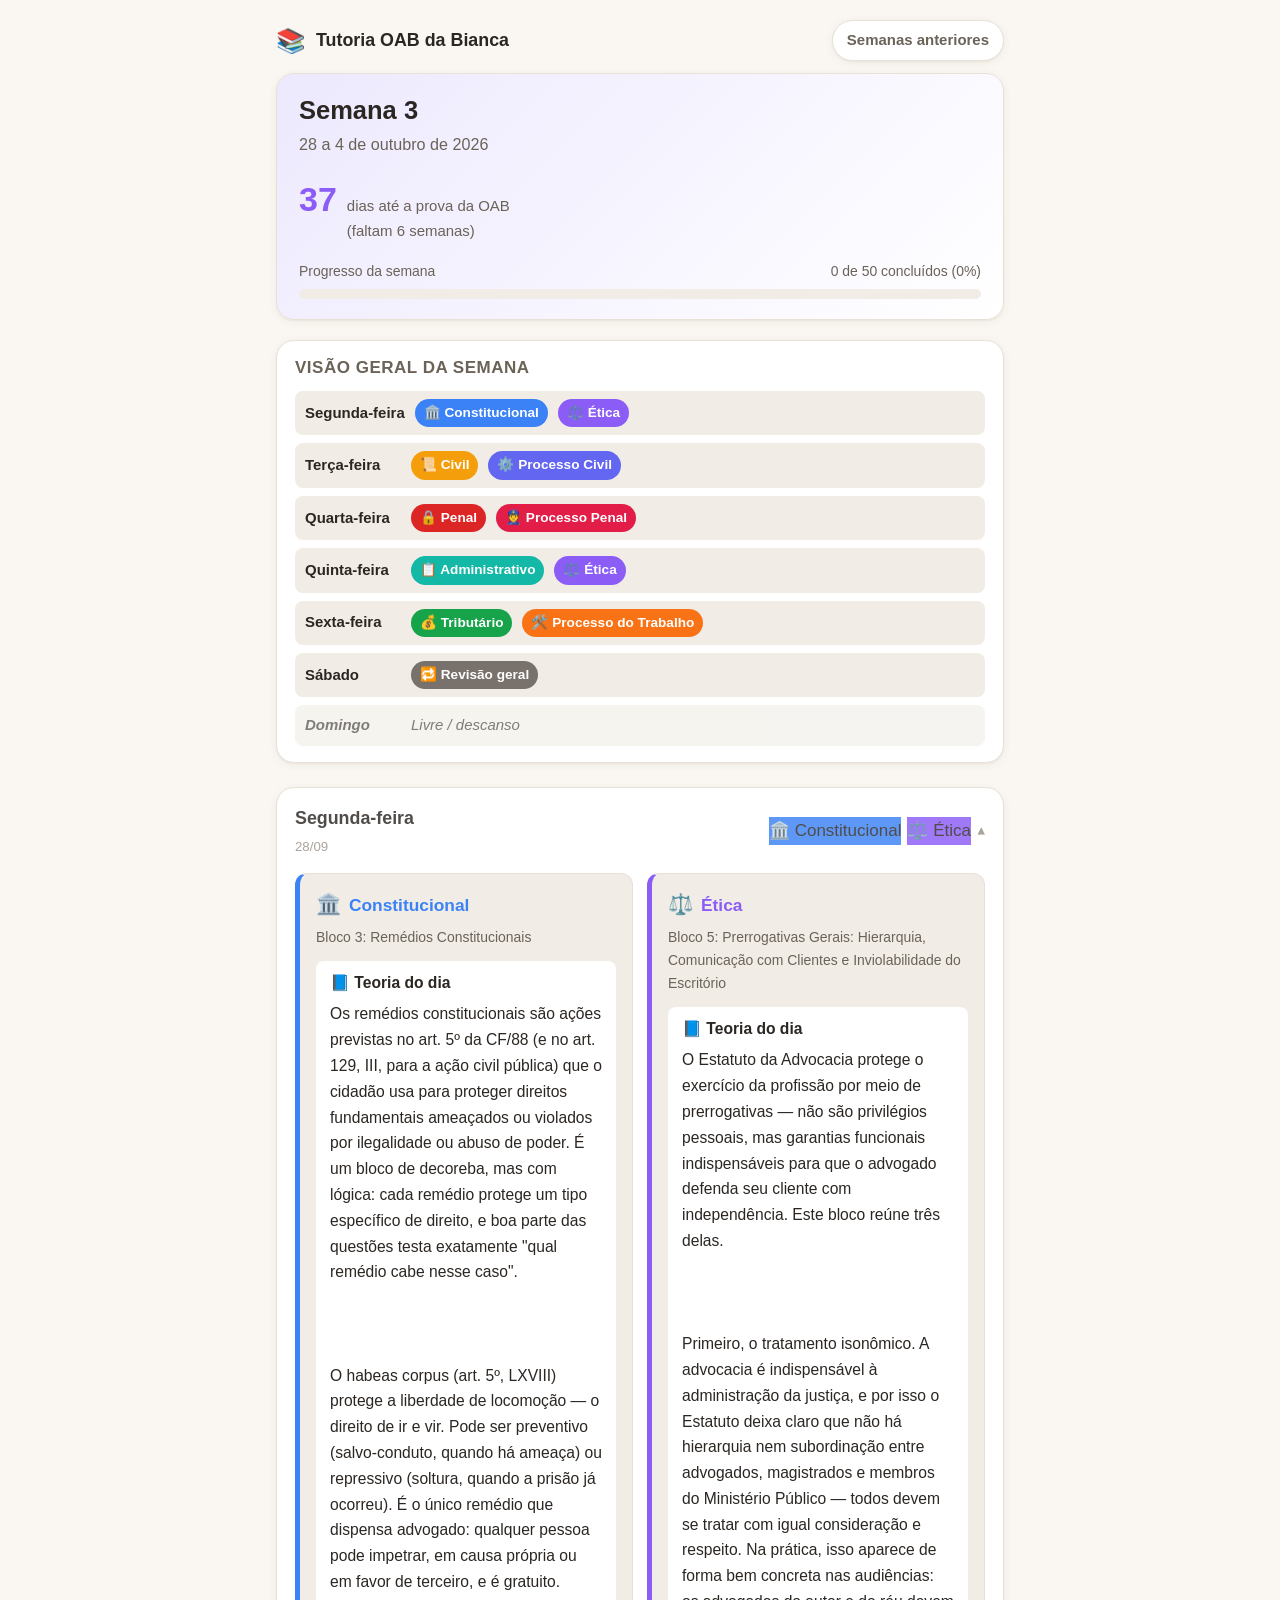
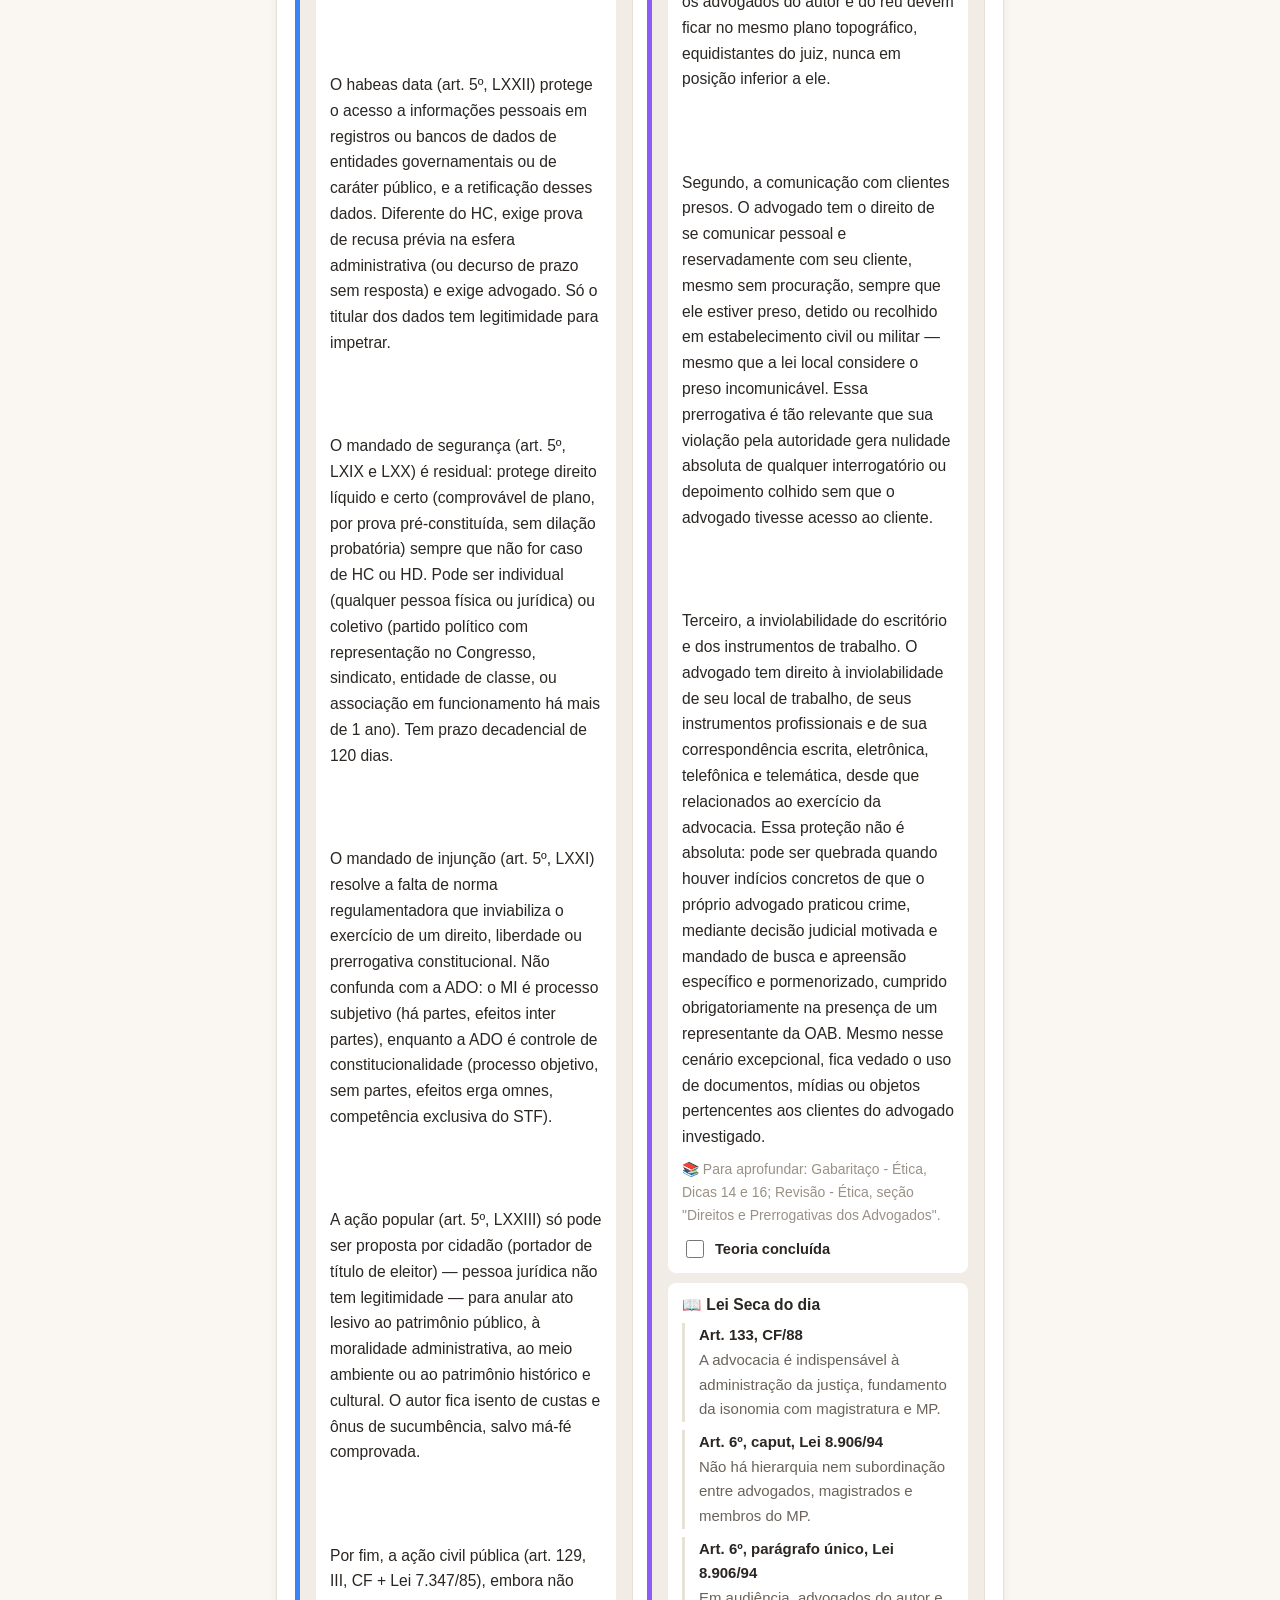
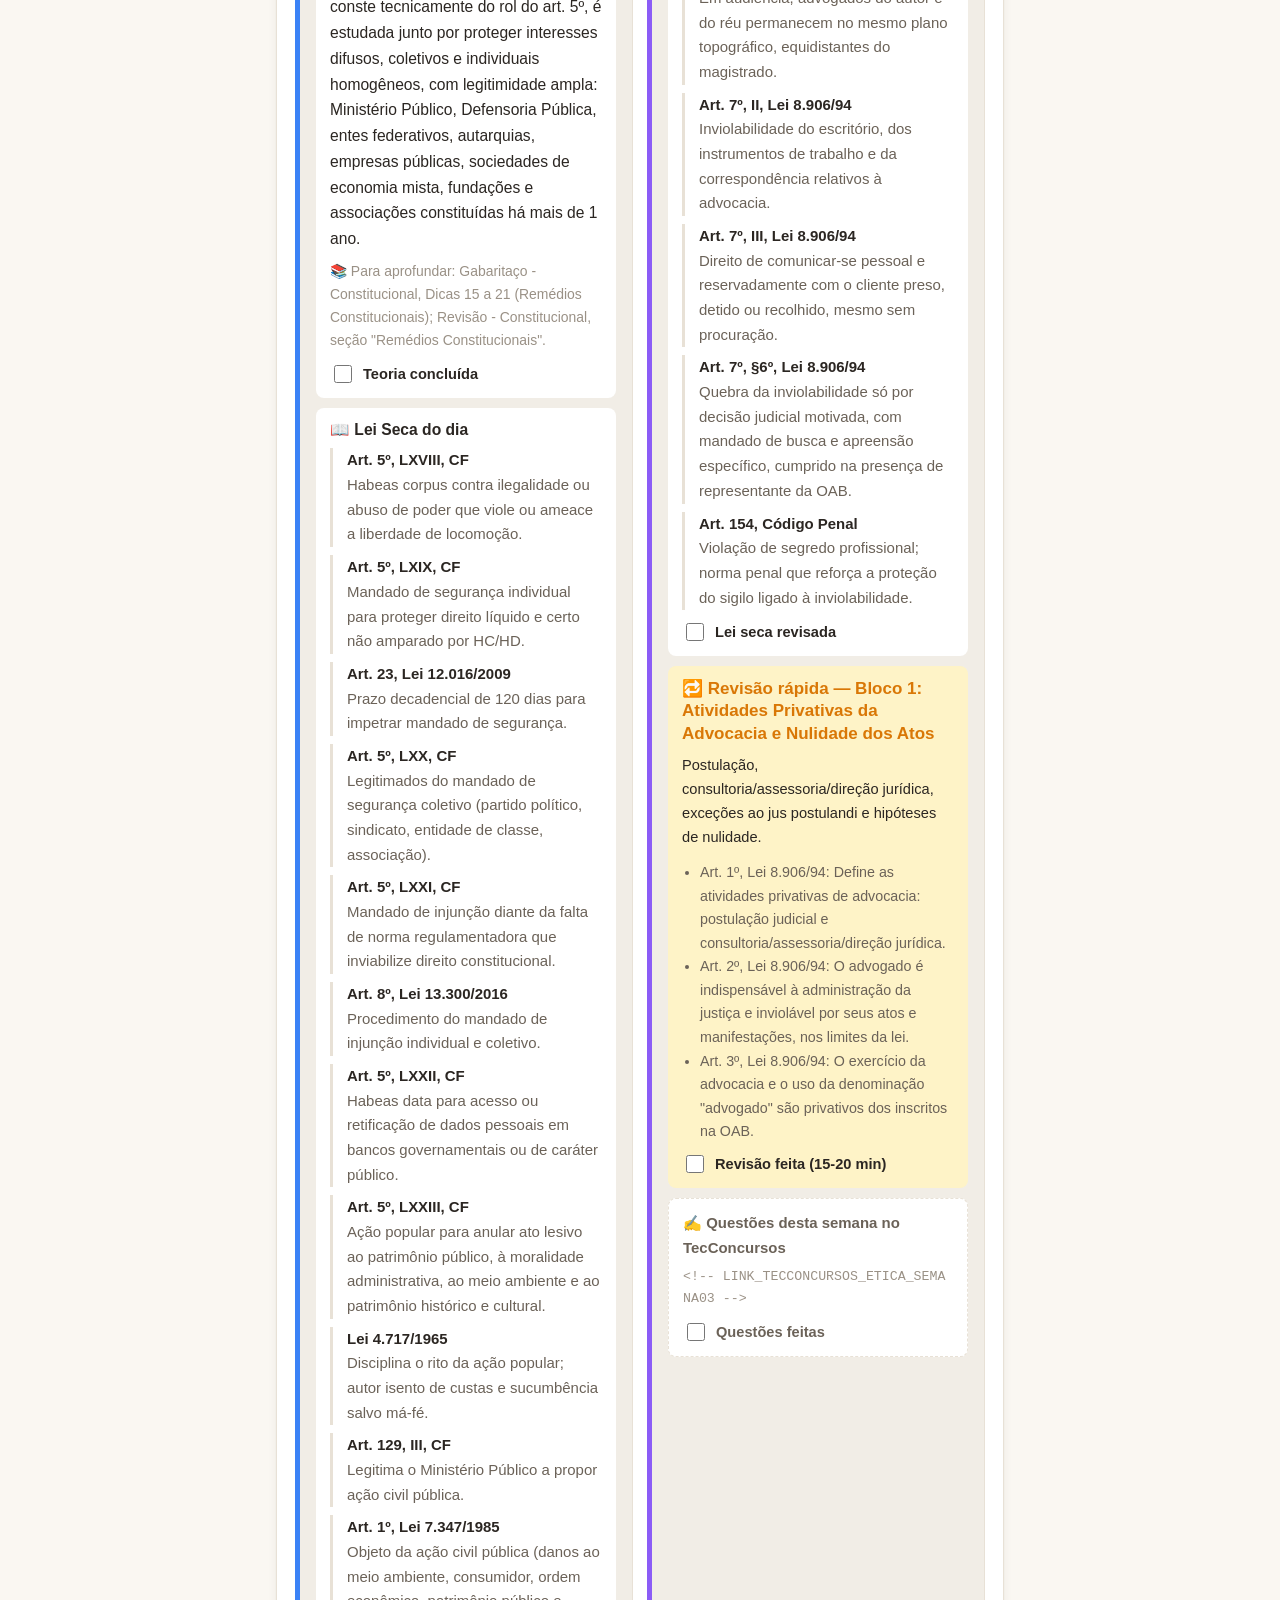
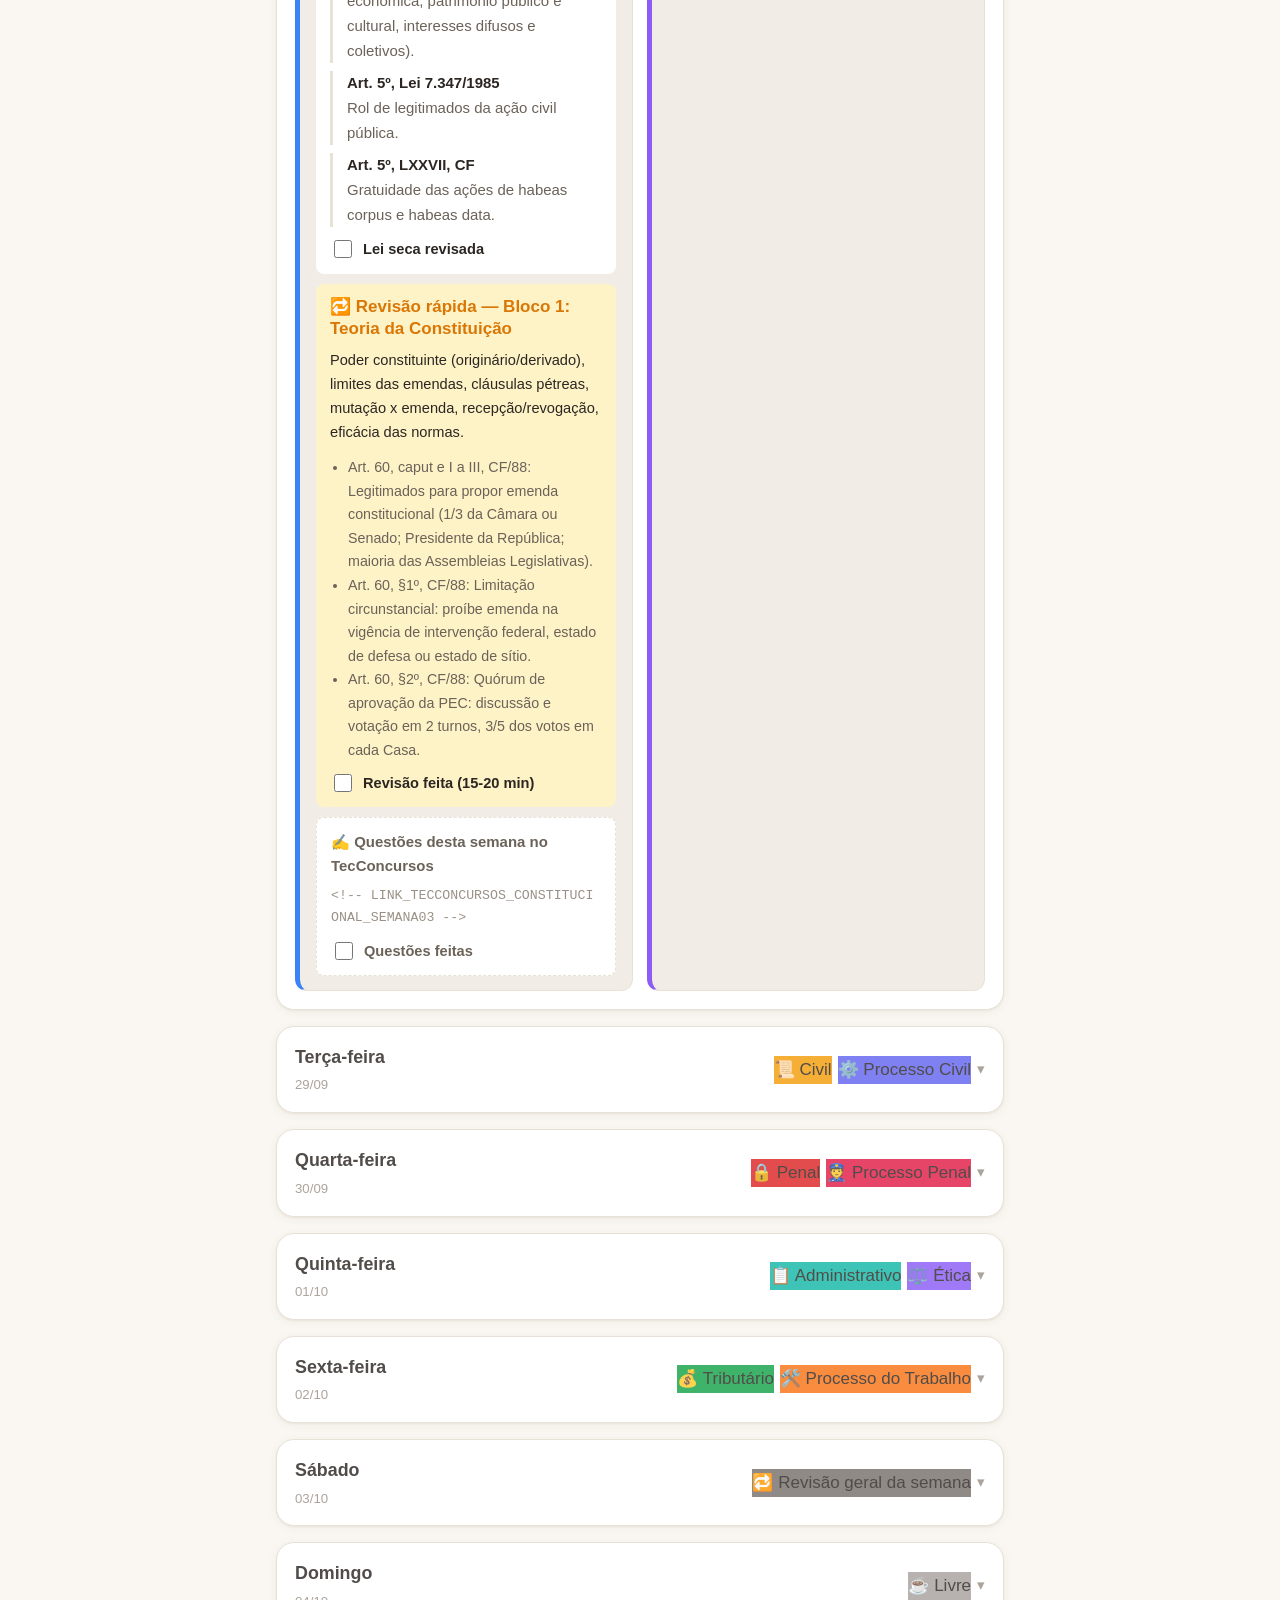
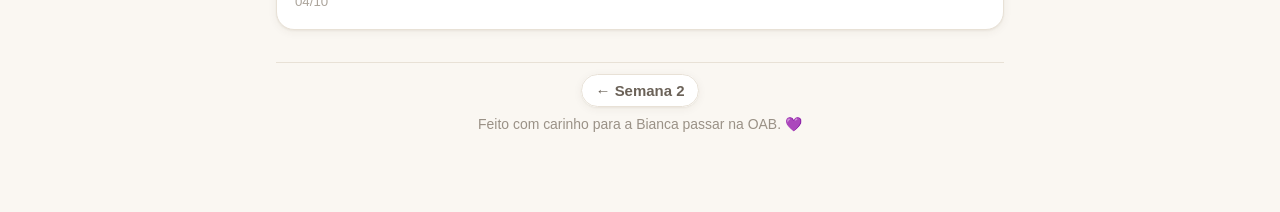
<file: docs/semana-03.html>
<!doctype html>
<html lang="pt-BR">
<head>
<meta charset="utf-8">
<meta name="viewport" content="width=device-width, initial-scale=1">
<title>Semana 3 — Tutoria OAB da Bianca</title>
<link rel="stylesheet" href="style.css?v=2">
</head>
<body>
  <div class="topbar">
    <div class="brand"><span class="logo">📚</span> Tutoria OAB da Bianca</div>
    <a class="nav-link" href="index.html">Semanas anteriores</a>
  </div>

  <div class="hero">
    <h1>Semana 3</h1>
    <p class="subtitle">28 a 4 de outubro de 2026</p>
    <div class="countdown">
      <span class="days" data-countdown-days>—</span>
      <span class="label">dias até a prova da OAB<br>(faltam <span data-countdown-weeks>—</span> semanas)</span>
    </div>
    <div class="progress-wrap">
      <div class="progress-label">
        <span>Progresso da semana</span>
        <span data-progress-text>0 de 0 concluídos (0%)</span>
      </div>
      <div class="progress-track"><div class="progress-fill"></div></div>
    </div>
    <div class="flag-behind" data-flag-behind></div>
  </div>

  <div class="overview">
    <h2>Visão geral da semana</h2>
    <div class="overview-grid">
      <div class="overview-row"><span class="day-name">Segunda-feira</span><span class="subj-chip" style="background:#3b82f6">🏛️ Constitucional</span><span class="subj-chip" style="background:#8b5cf6">⚖️ Ética</span></div>
<div class="overview-row"><span class="day-name">Terça-feira</span><span class="subj-chip" style="background:#f59e0b">📜 Civil</span><span class="subj-chip" style="background:#6366f1">⚙️ Processo Civil</span></div>
<div class="overview-row"><span class="day-name">Quarta-feira</span><span class="subj-chip" style="background:#dc2626">🔒 Penal</span><span class="subj-chip" style="background:#e11d48">👮 Processo Penal</span></div>
<div class="overview-row"><span class="day-name">Quinta-feira</span><span class="subj-chip" style="background:#14b8a6">📋 Administrativo</span><span class="subj-chip" style="background:#8b5cf6">⚖️ Ética</span></div>
<div class="overview-row"><span class="day-name">Sexta-feira</span><span class="subj-chip" style="background:#16a34a">💰 Tributário</span><span class="subj-chip" style="background:#f97316">🛠️ Processo do Trabalho</span></div>
<div class="overview-row"><span class="day-name">Sábado</span><span class="subj-chip" style="background:#78716c">🔁 Revisão geral</span></div>
<div class="overview-row rest"><span class="day-name">Domingo</span>Livre / descanso</div>
    </div>
  </div>

  <details class="day" data-date="2026-09-28" open>
  <summary>
    <div class="day-title">
      <span class="day-name">Segunda-feira</span>
      <span class="day-date">28/09</span>
    </div>
    <div class="day-subjects-preview">
      <span class="today-badge" style="display:none;">HOJE</span>
      <span class="subj-chip" style="background:#3b82f6">🏛️ Constitucional</span><span class="subj-chip" style="background:#8b5cf6">⚖️ Ética</span>
      <span class="chevron">▾</span>
    </div>
  </summary>
  <div class="day-body">
    <div class="subject-grid two-col">
      <div class="subject-card" style="--subj-color:#3b82f6">
<div class="subject-header"><span class="subject-icon">🏛️</span><span class="subject-name">Constitucional</span></div>
<div class="block-title">Bloco 3: Remédios Constitucionais</div>
<div class="section-block">
<h4>📘 Teoria do dia</h4>
<div class="body-text">Os remédios constitucionais são ações previstas no art. 5º da CF/88 (e no art. 129, III, para a ação civil pública) que o cidadão usa para proteger direitos fundamentais ameaçados ou violados por ilegalidade ou abuso de poder. É um bloco de decoreba, mas com lógica: cada remédio protege um tipo específico de direito, e boa parte das questões testa exatamente "qual remédio cabe nesse caso".<br><br><br><br>O habeas corpus (art. 5º, LXVIII) protege a liberdade de locomoção — o direito de ir e vir. Pode ser preventivo (salvo-conduto, quando há ameaça) ou repressivo (soltura, quando a prisão já ocorreu). É o único remédio que dispensa advogado: qualquer pessoa pode impetrar, em causa própria ou em favor de terceiro, e é gratuito.<br><br><br><br>O habeas data (art. 5º, LXXII) protege o acesso a informações pessoais em registros ou bancos de dados de entidades governamentais ou de caráter público, e a retificação desses dados. Diferente do HC, exige prova de recusa prévia na esfera administrativa (ou decurso de prazo sem resposta) e exige advogado. Só o titular dos dados tem legitimidade para impetrar.<br><br><br><br>O mandado de segurança (art. 5º, LXIX e LXX) é residual: protege direito líquido e certo (comprovável de plano, por prova pré-constituída, sem dilação probatória) sempre que não for caso de HC ou HD. Pode ser individual (qualquer pessoa física ou jurídica) ou coletivo (partido político com representação no Congresso, sindicato, entidade de classe, ou associação em funcionamento há mais de 1 ano). Tem prazo decadencial de 120 dias.<br><br><br><br>O mandado de injunção (art. 5º, LXXI) resolve a falta de norma regulamentadora que inviabiliza o exercício de um direito, liberdade ou prerrogativa constitucional. Não confunda com a ADO: o MI é processo subjetivo (há partes, efeitos inter partes), enquanto a ADO é controle de constitucionalidade (processo objetivo, sem partes, efeitos erga omnes, competência exclusiva do STF).<br><br><br><br>A ação popular (art. 5º, LXXIII) só pode ser proposta por cidadão (portador de título de eleitor) — pessoa jurídica não tem legitimidade — para anular ato lesivo ao patrimônio público, à moralidade administrativa, ao meio ambiente ou ao patrimônio histórico e cultural. O autor fica isento de custas e ônus de sucumbência, salvo má-fé comprovada.<br><br><br><br>Por fim, a ação civil pública (art. 129, III, CF + Lei 7.347/85), embora não conste tecnicamente do rol do art. 5º, é estudada junto por proteger interesses difusos, coletivos e individuais homogêneos, com legitimidade ampla: Ministério Público, Defensoria Pública, entes federativos, autarquias, empresas públicas, sociedades de economia mista, fundações e associações constituídas há mais de 1 ano.</div>
<p style="font-size:0.82rem;color:var(--text-faint);margin-top:8px;margin-bottom:10px;">📚 Para aprofundar: Gabaritaço - Constitucional, Dicas 15 a 21 (Remédios Constitucionais); Revisão - Constitucional, seção "Remédios Constitucionais".</p>
<label class="check-row"><input type="checkbox" data-check-id="s03:monday:constitucional:teoria:3"> Teoria concluída</label>
</div>
<div class="section-block">
<h4>📖 Lei Seca do dia</h4>
<ul class="lei-seca-list"><li><span class="ref">Art. 5º, LXVIII, CF</span><span class="desc">Habeas corpus contra ilegalidade ou abuso de poder que viole ou ameace a liberdade de locomoção.</span></li>
<li><span class="ref">Art. 5º, LXIX, CF</span><span class="desc">Mandado de segurança individual para proteger direito líquido e certo não amparado por HC/HD.</span></li>
<li><span class="ref">Art. 23, Lei 12.016/2009</span><span class="desc">Prazo decadencial de 120 dias para impetrar mandado de segurança.</span></li>
<li><span class="ref">Art. 5º, LXX, CF</span><span class="desc">Legitimados do mandado de segurança coletivo (partido político, sindicato, entidade de classe, associação).</span></li>
<li><span class="ref">Art. 5º, LXXI, CF</span><span class="desc">Mandado de injunção diante da falta de norma regulamentadora que inviabilize direito constitucional.</span></li>
<li><span class="ref">Art. 8º, Lei 13.300/2016</span><span class="desc">Procedimento do mandado de injunção individual e coletivo.</span></li>
<li><span class="ref">Art. 5º, LXXII, CF</span><span class="desc">Habeas data para acesso ou retificação de dados pessoais em bancos governamentais ou de caráter público.</span></li>
<li><span class="ref">Art. 5º, LXXIII, CF</span><span class="desc">Ação popular para anular ato lesivo ao patrimônio público, à moralidade administrativa, ao meio ambiente e ao patrimônio histórico e cultural.</span></li>
<li><span class="ref">Lei 4.717/1965</span><span class="desc">Disciplina o rito da ação popular; autor isento de custas e sucumbência salvo má-fé.</span></li>
<li><span class="ref">Art. 129, III, CF</span><span class="desc">Legitima o Ministério Público a propor ação civil pública.</span></li>
<li><span class="ref">Art. 1º, Lei 7.347/1985</span><span class="desc">Objeto da ação civil pública (danos ao meio ambiente, consumidor, ordem econômica, patrimônio público e cultural, interesses difusos e coletivos).</span></li>
<li><span class="ref">Art. 5º, Lei 7.347/1985</span><span class="desc">Rol de legitimados da ação civil pública.</span></li>
<li><span class="ref">Art. 5º, LXXVII, CF</span><span class="desc">Gratuidade das ações de habeas corpus e habeas data.</span></li></ul>
<label class="check-row" style="margin-top:10px;"><input type="checkbox" data-check-id="s03:monday:constitucional:leiseca:3"> Lei seca revisada</label>
</div>
<div class="review-block">
<h4>🔁 Revisão rápida — Bloco 1: Teoria da Constituição</h4>
<p class="body-text" style="font-size:0.86rem;">Poder constituinte (originário/derivado), limites das emendas, cláusulas pétreas, mutação x emenda, recepção/revogação, eficácia das normas.</p><ul style="margin:6px 0 0;padding-left:18px;font-size:0.84rem;color:var(--text-soft);"><li>Art. 60, caput e I a III, CF/88: Legitimados para propor emenda constitucional (1/3 da Câmara ou Senado; Presidente da República; maioria das Assembleias Legislativas).</li><li>Art. 60, §1º, CF/88: Limitação circunstancial: proíbe emenda na vigência de intervenção federal, estado de defesa ou estado de sítio.</li><li>Art. 60, §2º, CF/88: Quórum de aprovação da PEC: discussão e votação em 2 turnos, 3/5 dos votos em cada Casa.</li></ul>
<label class="check-row" style="margin-top:8px;"><input type="checkbox" data-check-id="s03:monday:constitucional:revisao:1"> Revisão feita (15-20 min)</label>
</div>
<div class="questions-box">
✍️ <strong>Questões desta semana no TecConcursos</strong>
<span class="link-placeholder">&lt;!-- LINK_TECCONCURSOS_CONSTITUCIONAL_SEMANA03 --&gt;</span>
<label class="check-row" style="margin-top:10px;"><input type="checkbox" data-check-id="s03:monday:constitucional:questoes:3"> Questões feitas</label>
</div>
</div>
<div class="subject-card" style="--subj-color:#8b5cf6">
<div class="subject-header"><span class="subject-icon">⚖️</span><span class="subject-name">Ética</span></div>
<div class="block-title">Bloco 5: Prerrogativas Gerais: Hierarquia, Comunicação com Clientes e Inviolabilidade do Escritório</div>
<div class="section-block">
<h4>📘 Teoria do dia</h4>
<div class="body-text">O Estatuto da Advocacia protege o exercício da profissão por meio de prerrogativas — não são privilégios pessoais, mas garantias funcionais indispensáveis para que o advogado defenda seu cliente com independência. Este bloco reúne três delas.<br><br><br><br>Primeiro, o tratamento isonômico. A advocacia é indispensável à administração da justiça, e por isso o Estatuto deixa claro que não há hierarquia nem subordinação entre advogados, magistrados e membros do Ministério Público — todos devem se tratar com igual consideração e respeito. Na prática, isso aparece de forma bem concreta nas audiências: os advogados do autor e do réu devem ficar no mesmo plano topográfico, equidistantes do juiz, nunca em posição inferior a ele.<br><br><br><br>Segundo, a comunicação com clientes presos. O advogado tem o direito de se comunicar pessoal e reservadamente com seu cliente, mesmo sem procuração, sempre que ele estiver preso, detido ou recolhido em estabelecimento civil ou militar — mesmo que a lei local considere o preso incomunicável. Essa prerrogativa é tão relevante que sua violação pela autoridade gera nulidade absoluta de qualquer interrogatório ou depoimento colhido sem que o advogado tivesse acesso ao cliente.<br><br><br><br>Terceiro, a inviolabilidade do escritório e dos instrumentos de trabalho. O advogado tem direito à inviolabilidade de seu local de trabalho, de seus instrumentos profissionais e de sua correspondência escrita, eletrônica, telefônica e telemática, desde que relacionados ao exercício da advocacia. Essa proteção não é absoluta: pode ser quebrada quando houver indícios concretos de que o próprio advogado praticou crime, mediante decisão judicial motivada e mandado de busca e apreensão específico e pormenorizado, cumprido obrigatoriamente na presença de um representante da OAB. Mesmo nesse cenário excepcional, fica vedado o uso de documentos, mídias ou objetos pertencentes aos clientes do advogado investigado.</div>
<p style="font-size:0.82rem;color:var(--text-faint);margin-top:8px;margin-bottom:10px;">📚 Para aprofundar: Gabaritaço - Ética, Dicas 14 e 16; Revisão - Ética, seção "Direitos e Prerrogativas dos Advogados".</p>
<label class="check-row"><input type="checkbox" data-check-id="s03:monday:etica:teoria:5"> Teoria concluída</label>
</div>
<div class="section-block">
<h4>📖 Lei Seca do dia</h4>
<ul class="lei-seca-list"><li><span class="ref">Art. 133, CF/88</span><span class="desc">A advocacia é indispensável à administração da justiça, fundamento da isonomia com magistratura e MP.</span></li>
<li><span class="ref">Art. 6º, caput, Lei 8.906/94</span><span class="desc">Não há hierarquia nem subordinação entre advogados, magistrados e membros do MP.</span></li>
<li><span class="ref">Art. 6º, parágrafo único, Lei 8.906/94</span><span class="desc">Em audiência, advogados do autor e do réu permanecem no mesmo plano topográfico, equidistantes do magistrado.</span></li>
<li><span class="ref">Art. 7º, II, Lei 8.906/94</span><span class="desc">Inviolabilidade do escritório, dos instrumentos de trabalho e da correspondência relativos à advocacia.</span></li>
<li><span class="ref">Art. 7º, III, Lei 8.906/94</span><span class="desc">Direito de comunicar-se pessoal e reservadamente com o cliente preso, detido ou recolhido, mesmo sem procuração.</span></li>
<li><span class="ref">Art. 7º, §6º, Lei 8.906/94</span><span class="desc">Quebra da inviolabilidade só por decisão judicial motivada, com mandado de busca e apreensão específico, cumprido na presença de representante da OAB.</span></li>
<li><span class="ref">Art. 154, Código Penal</span><span class="desc">Violação de segredo profissional; norma penal que reforça a proteção do sigilo ligado à inviolabilidade.</span></li></ul>
<label class="check-row" style="margin-top:10px;"><input type="checkbox" data-check-id="s03:monday:etica:leiseca:5"> Lei seca revisada</label>
</div>
<div class="review-block">
<h4>🔁 Revisão rápida — Bloco 1: Atividades Privativas da Advocacia e Nulidade dos Atos</h4>
<p class="body-text" style="font-size:0.86rem;">Postulação, consultoria/assessoria/direção jurídica, exceções ao jus postulandi e hipóteses de nulidade.</p><ul style="margin:6px 0 0;padding-left:18px;font-size:0.84rem;color:var(--text-soft);"><li>Art. 1º, Lei 8.906/94: Define as atividades privativas de advocacia: postulação judicial e consultoria/assessoria/direção jurídica.</li><li>Art. 2º, Lei 8.906/94: O advogado é indispensável à administração da justiça e inviolável por seus atos e manifestações, nos limites da lei.</li><li>Art. 3º, Lei 8.906/94: O exercício da advocacia e o uso da denominação "advogado" são privativos dos inscritos na OAB.</li></ul>
<label class="check-row" style="margin-top:8px;"><input type="checkbox" data-check-id="s03:monday:etica:revisao:1"> Revisão feita (15-20 min)</label>
</div>
<div class="questions-box">
✍️ <strong>Questões desta semana no TecConcursos</strong>
<span class="link-placeholder">&lt;!-- LINK_TECCONCURSOS_ETICA_SEMANA03 --&gt;</span>
<label class="check-row" style="margin-top:10px;"><input type="checkbox" data-check-id="s03:monday:etica:questoes:5"> Questões feitas</label>
</div>
</div>
    </div>
  </div>
</details>

<details class="day" data-date="2026-09-29">
  <summary>
    <div class="day-title">
      <span class="day-name">Terça-feira</span>
      <span class="day-date">29/09</span>
    </div>
    <div class="day-subjects-preview">
      <span class="today-badge" style="display:none;">HOJE</span>
      <span class="subj-chip" style="background:#f59e0b">📜 Civil</span><span class="subj-chip" style="background:#6366f1">⚙️ Processo Civil</span>
      <span class="chevron">▾</span>
    </div>
  </summary>
  <div class="day-body">
    <div class="subject-grid two-col">
      <div class="subject-card" style="--subj-color:#f59e0b">
<div class="subject-header"><span class="subject-icon">📜</span><span class="subject-name">Civil</span></div>
<div class="block-title">Bloco 3: Obrigações: Inadimplemento</div>
<div class="section-block">
<h4>📘 Teoria do dia</h4>
<div class="body-text">Quando o devedor não cumpre a obrigação, o primeiro passo é distinguir inadimplemento absoluto de inadimplemento relativo (mora). No inadimplemento absoluto, a prestação se tornou impossível ou inútil ao credor — não há mais como cumpri-la de forma proveitosa. A consequência é a extinção da obrigação original, convertida em perdas e danos, com possível resolução do contrato. Já no inadimplemento relativo, ainda há utilidade no cumprimento tardio: a obrigação persiste, mas o devedor responde pelo atraso.<br><br><br><br>A mora tem duas faces. A mora do devedor (solvendi) ocorre quando ele não paga no tempo, lugar ou forma devidos; ele responde por perdas e danos, juros, atualização monetária e honorários advocatícios, e — ponto que cai bastante em prova — passa a responder até por caso fortuito e força maior ocorridos durante o atraso, salvo se provar que o dano ocorreria de qualquer forma. A mora do credor (accipiendi) surge quando ele se recusa a receber a prestação nas condições devidas, independentemente de culpa; como efeito, o devedor deixa de responder pela conservação da coisa (salvo dolo) e o credor deve ressarcir as despesas de guarda.<br><br><br><br>Os juros se dividem em moratórios (penalizam o atraso no pagamento, decorrem do inadimplemento) e compensatórios (remuneram o uso do capital emprestado ou investido, como em contratos de mútuo). Não confundir os dois: o moratório é sanção; o compensatório é remuneração contratual.<br><br><br><br>A cláusula penal é a multa contratual pré-fixada para o caso de inadimplemento, dispensando prova de prejuízo. Divide-se em moratória (dissuade o atraso ou o descumprimento de cláusula acessória — é cumulável com o cumprimento da obrigação principal) e compensatória (pré-fixa a indenização pelo inadimplemento total — funciona como alternativa em favor do credor, que escolhe entre exigir a obrigação ou o valor da cláusula, mas não ambos). Em qualquer caso, o valor da pena não pode exceder o da obrigação principal, podendo o juiz reduzi-la equitativamente se a obrigação for cumprida em parte.<br><br><br><br>Por fim, as arras (ou sinal) são valores/bens entregues como garantia do contrato. Confirmatórias: reforçam o vínculo; em caso de inadimplemento, cabe indenização suplementar mediante prova de prejuízo maior, servindo as arras como indenização mínima. Penitenciais: pressupõem direito de arrependimento contratual; têm função unicamente indenizatória (sem indenização suplementar) — quem deu perde as arras, quem recebeu devolve em dobro.</div>
<p style="font-size:0.82rem;color:var(--text-faint);margin-top:8px;margin-bottom:10px;">📚 Para aprofundar: Gabaritaço - Civil, Dicas 17 a 22 (Inadimplemento, Mora, Cláusula Penal, Arras); Revisão - Civil, seção "Obrigações: Inadimplemento".</p>
<label class="check-row"><input type="checkbox" data-check-id="s03:tuesday:civil:teoria:3"> Teoria concluída</label>
</div>
<div class="section-block">
<h4>📖 Lei Seca do dia</h4>
<ul class="lei-seca-list"><li><span class="ref">Art. 389, CC</span><span class="desc">Não cumprida a obrigação, o devedor responde por perdas e danos, juros, atualização monetária e honorários de advogado.</span></li>
<li><span class="ref">Art. 394, CC</span><span class="desc">Considera-se em mora o devedor que não paga e o credor que não quer receber no tempo, lugar e forma devidos.</span></li>
<li><span class="ref">Art. 395, CC</span><span class="desc">O devedor em mora responde pelos prejuízos que causar, mais juros e atualização monetária; se a prestação ficar inútil, o credor pode enjeitá-la e exigir perdas e danos.</span></li>
<li><span class="ref">Art. 399, CC</span><span class="desc">O devedor em mora responde até por caso fortuito/força maior ocorridos durante o atraso, salvo prova de isenção de culpa.</span></li>
<li><span class="ref">Art. 400, CC</span><span class="desc">A mora do credor isenta o devedor sem dolo da conservação da coisa e obriga o credor a ressarcir despesas de guarda.</span></li>
<li><span class="ref">Art. 402, CC</span><span class="desc">Perdas e danos abrangem o que o credor efetivamente perdeu e o que razoavelmente deixou de lucrar.</span></li>
<li><span class="ref">Art. 408, CC</span><span class="desc">Incorre de pleno direito na cláusula penal o devedor que, culposamente, deixa de cumprir a obrigação ou se constitui em mora.</span></li>
<li><span class="ref">Art. 412, CC</span><span class="desc">O valor da cominação imposta na cláusula penal não pode exceder o da obrigação principal.</span></li>
<li><span class="ref">Art. 413, CC</span><span class="desc">O juiz deve reduzir equitativamente a cláusula penal se a obrigação foi cumprida em parte ou se o valor for manifestamente excessivo.</span></li>
<li><span class="ref">Art. 416 c/c parágrafo único, CC</span><span class="desc">A cláusula penal independe de prova de prejuízo; não cabe indenização suplementar além dela, salvo convenção em contrário.</span></li>
<li><span class="ref">Art. 418, CC</span><span class="desc">Nas arras confirmatórias, a parte inocente pode ter o contrato por desfeito e reter as arras (ou exigir sua devolução em dobro).</span></li>
<li><span class="ref">Art. 419, CC</span><span class="desc">Cabe indenização suplementar nas arras confirmatórias, provado maior prejuízo, valendo as arras como taxa mínima.</span></li>
<li><span class="ref">Art. 420, CC</span><span class="desc">Havendo direito de arrependimento (arras penitenciais), as arras têm função unicamente indenizatória, sem indenização suplementar.</span></li></ul>
<label class="check-row" style="margin-top:10px;"><input type="checkbox" data-check-id="s03:tuesday:civil:leiseca:3"> Lei seca revisada</label>
</div>
<div class="review-block">
<h4>🔁 Revisão rápida — Bloco 1: Parte Geral: Pessoas Naturais e Negócio Jurídico</h4>
<p class="body-text" style="font-size:0.86rem;">Capacidade, incapacidade, emancipação, direitos da personalidade, elementos e defeitos do negócio jurídico, nulidade e anulabilidade.</p><ul style="margin:6px 0 0;padding-left:18px;font-size:0.84rem;color:var(--text-soft);"><li>Art. 3º, CC: Hipótese remanescente de incapacidade absoluta (apenas os menores de 16 anos).</li><li>Art. 4º, CC: Hipóteses de incapacidade relativa (16 a 18 anos, ébrios habituais, viciados em tóxico, pródigos, discernimento reduzido).</li><li>Art. 5º, CC: Maioridade aos 18 anos e as três formas de emancipação (voluntária, judicial, legal).</li></ul>
<label class="check-row" style="margin-top:8px;"><input type="checkbox" data-check-id="s03:tuesday:civil:revisao:1"> Revisão feita (15-20 min)</label>
</div>
<div class="questions-box">
✍️ <strong>Questões desta semana no TecConcursos</strong>
<span class="link-placeholder">&lt;!-- LINK_TECCONCURSOS_CIVIL_SEMANA03 --&gt;</span>
<label class="check-row" style="margin-top:10px;"><input type="checkbox" data-check-id="s03:tuesday:civil:questoes:3"> Questões feitas</label>
</div>
</div>
<div class="subject-card" style="--subj-color:#6366f1">
<div class="subject-header"><span class="subject-icon">⚙️</span><span class="subject-name">Processo Civil</span></div>
<div class="block-title">Bloco 3: Intervenção de Terceiros</div>
<div class="section-block">
<h4>📘 Teoria do dia</h4>
<div class="body-text">Intervenção de terceiros é o mecanismo pelo qual alguém que não é parte original passa a integrar um processo em andamento, para proteger direito próprio ou o de outrem afetado pela decisão. O CPC prevê cinco modalidades, cada uma com lógica própria.<br><br><br><br>Na assistência, um terceiro com interesse jurídico (não mero interesse econômico ou afetivo) ingressa para ajudar uma das partes a vencer, porque o resultado da causa pode repercutir sobre sua própria relação jurídica. Pode ocorrer a qualquer tempo e grau de jurisdição. Há duas espécies: assistência simples (o assistente tem vínculo com o assistido, mas não com o adversário, e atua como auxiliar, sujeito aos mesmos ônus da parte) e assistência litisconsorcial (o assistente é cotitular da relação jurídica discutida, sendo tratado como litisconsorte).<br><br><br><br>A denunciação da lide serve para viabilizar o direito de regresso dentro do mesmo processo, evitando uma ação autônoma futura. Cabe em duas hipóteses centrais: evicção (o alienante garante o adquirente) e obrigação legal ou contratual de indenizar em regresso. O autor denuncia na petição inicial; o réu, na contestação, sob pena de preclusão. É vedada nas relações de consumo. Julgada procedente a ação, o autor pode executar a sentença também contra o denunciado, nos limites da condenação regressiva.<br><br><br><br>O chamamento ao processo é exclusivo do réu, cabível apenas na contestação, e serve para trazer para o processo os demais coobrigados (fiadores, afiançado, devedores solidários), formando litisconsórcio passivo ulterior. A citação do chamado deve ocorrer em 30 dias, sob pena de o chamamento perder efeito. Diferente da denunciação, aqui todos respondem solidariamente perante o autor, e quem pagar poderá executar os demais com base na própria sentença.<br><br><br><br>O incidente de desconsideração da personalidade jurídica (IDPJ) permite atingir o patrimônio de sócios ou administradores quando há abuso da personalidade jurídica (desvio de finalidade ou confusão patrimonial). Cabe em qualquer fase do processo, nunca de ofício. Se pedido já na petição inicial, o sócio integra o processo desde o início, sem incidente autônomo; se pedido depois, instaura-se o incidente, suspendendo o processo principal até o julgamento.<br><br><br><br>O amicus curiae ("amigo da corte") é intervenção atípica, sem vínculo com nenhuma das partes: pessoa física, jurídica, órgão ou entidade especializada é admitida pela relevância, especificidade ou repercussão social da matéria, para colaborar tecnicamente com o juiz. Sua admissão ou inadmissão é irrecorrível.</div>
<p style="font-size:0.82rem;color:var(--text-faint);margin-top:8px;margin-bottom:10px;">📚 Para aprofundar: Gabaritaço - Processo Civil, Dicas 15 a 20 (Intervenção de Terceiros); Revisão - Processo Civil, seção "Intervenção de Terceiros e Litisconsórcio".</p>
<label class="check-row"><input type="checkbox" data-check-id="s03:tuesday:processoCivil:teoria:3"> Teoria concluída</label>
</div>
<div class="section-block">
<h4>📖 Lei Seca do dia</h4>
<ul class="lei-seca-list"><li><span class="ref">Art. 119, CPC</span><span class="desc">Legitimidade e requisito de interesse jurídico para requerer assistência a qualquer das partes.</span></li>
<li><span class="ref">Art. 121, CPC</span><span class="desc">Assistente simples atua como auxiliar da parte assistida, sujeitando-se aos mesmos ônus processuais dela.</span></li>
<li><span class="ref">Art. 122, CPC</span><span class="desc">Na assistência litisconsorcial, o assistente é considerado litisconsorte da parte principal.</span></li>
<li><span class="ref">Art. 125, CPC</span><span class="desc">Hipóteses de cabimento da denunciação da lide: evicção e obrigação legal/contratual de indenizar em regresso.</span></li>
<li><span class="ref">Art. 126, CPC</span><span class="desc">Momento da denunciação: autor na petição inicial, réu na contestação, sob pena de preclusão.</span></li>
<li><span class="ref">Art. 88, CDC</span><span class="desc">Veda a denunciação da lide nas relações de consumo.</span></li>
<li><span class="ref">Art. 130, CPC</span><span class="desc">Hipóteses de cabimento do chamamento ao processo (afiançado, fiadores, devedores solidários).</span></li>
<li><span class="ref">Art. 131, CPC</span><span class="desc">Prazo de 30 dias para citação do chamado, sob pena de ineficácia do chamamento.</span></li>
<li><span class="ref">Art. 132, CPC</span><span class="desc">Sentença de procedência vale como título executivo em favor de quem pagou, contra os demais coobrigados.</span></li>
<li><span class="ref">Art. 133, CPC</span><span class="desc">Legitimidade para requerer o IDPJ: parte ou Ministério Público, vedada instauração de ofício.</span></li>
<li><span class="ref">Art. 134, CPC</span><span class="desc">Cabimento do IDPJ em todas as fases do processo de conhecimento, no cumprimento de sentença e na execução.</span></li>
<li><span class="ref">Art. 136, CPC</span><span class="desc">O incidente de desconsideração da personalidade jurídica é resolvido por decisão interlocutória.</span></li>
<li><span class="ref">Art. 138, CPC</span><span class="desc">Amicus curiae: cabimento por relevância da matéria, especificidade do tema ou repercussão social; decisão sobre admissão é irrecorrível.</span></li></ul>
<label class="check-row" style="margin-top:10px;"><input type="checkbox" data-check-id="s03:tuesday:processoCivil:leiseca:3"> Lei seca revisada</label>
</div>
<div class="review-block">
<h4>🔁 Revisão rápida — Bloco 1: Atos Processuais, Prazos e Citação</h4>
<p class="body-text" style="font-size:0.86rem;">Conceito e nulidade dos atos processuais, publicidade x segredo de justiça, contagem de prazos e modalidades de citação.</p><ul style="margin:6px 0 0;padding-left:18px;font-size:0.84rem;color:var(--text-soft);"><li>Art. 188, CPC: Princípio da instrumentalidade das formas: ato praticado de modo diverso é válido se atingir a finalidade essencial.</li><li>Art. 189, CPC: Publicidade dos atos processuais e hipóteses de segredo de justiça.</li><li>Art. 218/219, CPC: Prazos legais, judiciais e regra da contagem somente em dias úteis.</li></ul>
<label class="check-row" style="margin-top:8px;"><input type="checkbox" data-check-id="s03:tuesday:processoCivil:revisao:1"> Revisão feita (15-20 min)</label>
</div>
<div class="questions-box">
✍️ <strong>Questões desta semana no TecConcursos</strong>
<span class="link-placeholder">&lt;!-- LINK_TECCONCURSOS_PROCESSOCIVIL_SEMANA03 --&gt;</span>
<label class="check-row" style="margin-top:10px;"><input type="checkbox" data-check-id="s03:tuesday:processoCivil:questoes:3"> Questões feitas</label>
</div>
</div>
    </div>
  </div>
</details>

<details class="day" data-date="2026-09-30">
  <summary>
    <div class="day-title">
      <span class="day-name">Quarta-feira</span>
      <span class="day-date">30/09</span>
    </div>
    <div class="day-subjects-preview">
      <span class="today-badge" style="display:none;">HOJE</span>
      <span class="subj-chip" style="background:#dc2626">🔒 Penal</span><span class="subj-chip" style="background:#e11d48">👮 Processo Penal</span>
      <span class="chevron">▾</span>
    </div>
  </summary>
  <div class="day-body">
    <div class="subject-grid two-col">
      <div class="subject-card" style="--subj-color:#dc2626">
<div class="subject-header"><span class="subject-icon">🔒</span><span class="subject-name">Penal</span></div>
<div class="block-title">Bloco 3: Ilicitude e Culpabilidade</div>
<div class="section-block">
<h4>📘 Teoria do dia</h4>
<div class="body-text">Depois de estudar fato típico, chegamos aos dois próximos substratos do crime: ilicitude e culpabilidade. Ilicitude é a contrariedade entre a conduta e o ordenamento jurídico. O CP prevê quatro excludentes: estado de necessidade, legítima defesa, estrito cumprimento do dever legal e exercício regular de direito — presente qualquer uma delas, o fato continua típico, mas deixa de ser crime.<br><br><br><br>Na legítima defesa, o agente repele, usando moderadamente os meios necessários, injusta agressão atual ou iminente a direito próprio ou de terceiro. Desde o Pacote Anticrime, também age em legítima defesa o agente de segurança que repele agressão ou risco de agressão a vítima mantida refém. Cuidado com a legítima defesa putativa: o agente imagina agressão que não existe — é hipótese distinta, tratada como descriminante putativa, e não legítima defesa real.<br><br><br><br>No estado de necessidade, o agente sacrifica bem jurídico alheio para salvar de perigo atual — não provocado por ele e inevitável de outro modo — direito próprio ou alheio de valor igual ou superior ao sacrificado; se o bem salvo for de valor menor, não há exclusão da ilicitude, mas a pena pode ser reduzida de 1 a 2/3. Estrito cumprimento do dever legal exige que o agente cumpra obrigação imposta por lei; exercício regular de direito cobre o cidadão comum agindo dentro de conduta autorizada pelo ordenamento.<br><br><br><br>Culpabilidade é o juízo de reprovação sobre quem praticou fato típico e ilícito, formado por três elementos: imputabilidade, potencial consciência da ilicitude e exigibilidade de conduta diversa — a ausência de qualquer um deles isenta de pena, embora o fato continue crime. Imputabilidade é afastada por menoridade (menores de 18 anos, critério biológico puro) e por doença mental/desenvolvimento incompleto ou retardado. Emoção, paixão e embriaguez voluntária ou culposa NÃO excluem a imputabilidade; já a embriaguez completa proveniente de caso fortuito ou força maior exclui a culpabilidade, e a incompleta reduz a pena de 1/3 a 2/3.<br><br><br><br>O erro de proibição afeta a potencial consciência da ilicitude: o agente sabe o que faz, mas acredita, equivocadamente, que é lícito. Se inevitável, isenta de pena; se evitável, reduz de 1/6 a 1/3. Por fim, a inexigibilidade de conduta diversa (coação moral irresistível ou obediência hierárquica a ordem não manifestamente ilegal) afasta a culpabilidade quando, na situação concreta, não era possível exigir do agente comportamento diverso.</div>
<p style="font-size:0.82rem;color:var(--text-faint);margin-top:8px;margin-bottom:10px;">📚 Para aprofundar: Gabaritaço - Penal, Dicas 14 a 23 (Ilicitude e Culpabilidade); Revisão - Penal, seções "Ilicitude" e "Culpabilidade".</p>
<label class="check-row"><input type="checkbox" data-check-id="s03:wednesday:penal:teoria:3"> Teoria concluída</label>
</div>
<div class="section-block">
<h4>📖 Lei Seca do dia</h4>
<ul class="lei-seca-list"><li><span class="ref">Art. 23, CP</span><span class="desc">Rol das excludentes de ilicitude: estado de necessidade, legítima defesa, estrito cumprimento do dever legal e exercício regular de direito.</span></li>
<li><span class="ref">Art. 24, CP</span><span class="desc">Estado de necessidade: sacrifício de bem alheio para salvar de perigo atual não provocado e inevitável.</span></li>
<li><span class="ref">Art. 25, CP</span><span class="desc">Legítima defesa: uso moderado dos meios necessários para repelir injusta agressão atual ou iminente.</span></li>
<li><span class="ref">Art. 20, §1º, CP</span><span class="desc">Descriminante putativa: erro plenamente justificado pelas circunstâncias sobre situação fática.</span></li>
<li><span class="ref">Art. 21, CP</span><span class="desc">Erro de proibição: isenta de pena (se inevitável) ou reduz de 1/6 a 1/3 (se evitável).</span></li>
<li><span class="ref">Art. 22, CP</span><span class="desc">Coação irresistível e obediência hierárquica a ordem não manifestamente ilegal: só responde o autor da coação ou da ordem.</span></li>
<li><span class="ref">Art. 26, caput, CP</span><span class="desc">Inimputabilidade por doença mental ou desenvolvimento mental incompleto/retardado (critério biopsicológico).</span></li>
<li><span class="ref">Art. 26, parágrafo único, CP</span><span class="desc">Semi-imputabilidade: perturbação de saúde mental que reduz a capacidade de entendimento, com redução de pena de 1/3 a 2/3.</span></li>
<li><span class="ref">Art. 27, CP</span><span class="desc">Menores de 18 anos são penalmente inimputáveis, sujeitos à legislação especial (ECA).</span></li>
<li><span class="ref">Art. 28, I e II, CP</span><span class="desc">Emoção, paixão e embriaguez voluntária ou culposa não excluem a imputabilidade penal.</span></li>
<li><span class="ref">Art. 28, §1º, CP</span><span class="desc">Embriaguez completa proveniente de caso fortuito ou força maior isenta de pena (exclui culpabilidade).</span></li>
<li><span class="ref">Art. 28, §2º, CP</span><span class="desc">Embriaguez incompleta acidental reduz a pena de 1/3 a 2/3.</span></li>
<li><span class="ref">Art. 97, CP</span><span class="desc">Medida de segurança (internação ou tratamento ambulatorial) para inimputável por doença mental.</span></li></ul>
<label class="check-row" style="margin-top:10px;"><input type="checkbox" data-check-id="s03:wednesday:penal:leiseca:3"> Lei seca revisada</label>
</div>
<div class="review-block">
<h4>🔁 Revisão rápida — Bloco 1: Princípios e Eficácia da Lei Penal no Tempo e no Espaço</h4>
<p class="body-text" style="font-size:0.86rem;">Retroatividade benéfica, abolitio criminis, lei temporária/excepcional, teorias do tempo e lugar do crime, territorialidade e extraterritorialidade.</p><ul style="margin:6px 0 0;padding-left:18px;font-size:0.84rem;color:var(--text-soft);"><li>Art. 1º, CP: Princípio da legalidade: não há crime sem lei anterior que o defina, nem pena sem prévia cominação legal.</li><li>Art. 2º, CP: Lei penal no tempo: irretroatividade da lei mais gravosa e retroatividade da lei mais benéfica (abolitio criminis).</li><li>Art. 3º, CP: Lei excepcional ou temporária: aplica-se ao fato praticado durante sua vigência, mesmo após cessada (ultratividade).</li></ul>
<label class="check-row" style="margin-top:8px;"><input type="checkbox" data-check-id="s03:wednesday:penal:revisao:1"> Revisão feita (15-20 min)</label>
</div>
<div class="questions-box">
✍️ <strong>Questões desta semana no TecConcursos</strong>
<span class="link-placeholder">&lt;!-- LINK_TECCONCURSOS_PENAL_SEMANA03 --&gt;</span>
<label class="check-row" style="margin-top:10px;"><input type="checkbox" data-check-id="s03:wednesday:penal:questoes:3"> Questões feitas</label>
</div>
</div>
<div class="subject-card" style="--subj-color:#e11d48">
<div class="subject-header"><span class="subject-icon">👮</span><span class="subject-name">Processo Penal</span></div>
<div class="block-title">Bloco 3: Competência em Processo Penal</div>
<div class="section-block">
<h4>📘 Teoria do dia</h4>
<div class="body-text">A competência em processo penal é o critério que define qual juiz ou tribunal tem o poder legal de julgar determinado caso. A primeira distinção fundamental é entre competência absoluta e relativa. A competência absoluta (fixada por matéria ou por prerrogativa de função) não admite prorrogação, pode ser arguida a qualquer tempo e seu desrespeito gera prejuízo presumido. Já a competência relativa (fixada por território, via de regra) admite prorrogação, deve ser arguida na resposta à acusação sob pena de preclusão.<br><br><br><br>A regra geral de competência territorial é o lugar da infração: adota-se a Teoria do Resultado, segundo a qual o crime se considera praticado no local da consumação ou, na tentativa, no local do último ato de execução. Essa regra resolve os chamados crimes plurilocais. Já os crimes à distância (envolvendo mais de um país) seguem a Teoria da Ubiquidade: local da conduta ou do resultado, o que der ao Brasil poder de julgar. Regras subsidiárias entram quando o lugar da infração é desconhecido: domicílio do réu. No estelionato por meios eletrônicos, a competência é do domicílio da vítima.<br><br><br><br>Quando não há regra específica de competência, usa-se a prevenção: torna-se competente o juiz que primeiro praticar ato decisório no processo.<br><br><br><br>Conexão e continência são causas de modificação/unificação da competência, para evitar decisões contraditórias. Continência ocorre em concurso de agentes ou concurso formal de crimes; conexão ocorre quando há vínculo entre infrações distintas que recomenda julgamento conjunto. Regra-chave: crime de competência do Tribunal do Júri conexo a outro "puxa" a competência para si; concurso entre Justiça Federal e Estadual conexos vai para a Justiça Federal.<br><br><br><br>Sobre Justiça Federal x Estadual: a competência da Justiça Federal é taxativa (crimes contra bens, serviços ou interesse da União, autarquias e empresas públicas federais), e a da Justiça Estadual é residual. Empresa pública federal atrai a Justiça Federal; sociedade de economia mista (mesmo federal) vai para a Justiça Estadual.<br><br><br><br>Por fim, o foro por prerrogativa de função ("foro privilegiado") define a competência pelo cargo exercido, não pela natureza do crime, e prevalece sobre a regra geral — exceto que a competência constitucional do júri prevalece sobre foro por prerrogativa fixado só por Constituição Estadual.</div>
<p style="font-size:0.82rem;color:var(--text-faint);margin-top:8px;margin-bottom:10px;">📚 Para aprofundar: Gabaritaço - Processo Penal, Dicas 16 a 23 (Competência); Revisão - Processo Penal, seção "Competência".</p>
<label class="check-row"><input type="checkbox" data-check-id="s03:wednesday:processoPenal:teoria:3"> Teoria concluída</label>
</div>
<div class="section-block">
<h4>📖 Lei Seca do dia</h4>
<ul class="lei-seca-list"><li><span class="ref">Art. 69, CPP</span><span class="desc">Rol dos critérios determinantes da competência.</span></li>
<li><span class="ref">Art. 70, CPP</span><span class="desc">Regra geral: competência pelo lugar da consumação (ou último ato de execução, na tentativa).</span></li>
<li><span class="ref">Art. 70, §4º, CPP</span><span class="desc">Regra especial de competência territorial no estelionato eletrônico (domicílio da vítima).</span></li>
<li><span class="ref">Art. 6º, CP</span><span class="desc">Teoria da Ubiquidade para crimes à distância (lugar da conduta ou do resultado).</span></li>
<li><span class="ref">Art. 76, CPP</span><span class="desc">Hipóteses de conexão (intersubjetiva, objetiva/teleológica e instrumental/probatória).</span></li>
<li><span class="ref">Art. 77, CPP</span><span class="desc">Hipóteses de continência (concurso de agentes, concurso formal, aberratio ictus/criminis).</span></li>
<li><span class="ref">Art. 78, CPP</span><span class="desc">Regras para fixação do juízo prevalente nos casos de conexão/continência.</span></li>
<li><span class="ref">Art. 109, IV, CF</span><span class="desc">Competência da Justiça Federal para crimes contra bens/serviços/interesse da União, autarquias e empresas públicas federais.</span></li>
<li><span class="ref">Súmula 42, STJ</span><span class="desc">Compete à Justiça Comum Estadual julgar causas envolvendo sociedade de economia mista.</span></li>
<li><span class="ref">Súmula 122, STJ</span><span class="desc">Conexão entre crime federal e estadual: julgamento unificado na Justiça Federal.</span></li>
<li><span class="ref">Súmula Vinculante 45</span><span class="desc">Competência constitucional do Tribunal do Júri prevalece sobre foro por prerrogativa de função fixado só por Constituição Estadual.</span></li></ul>
<label class="check-row" style="margin-top:10px;"><input type="checkbox" data-check-id="s03:wednesday:processoPenal:leiseca:3"> Lei seca revisada</label>
</div>
<div class="review-block">
<h4>🔁 Revisão rápida — Bloco 1: Inquérito Policial e Investigação Preliminar</h4>
<p class="body-text" style="font-size:0.86rem;">Natureza jurídica, características, notitia criminis, instauração, prazos de conclusão, arquivamento/desarquivamento e juiz das garantias.</p><ul style="margin:6px 0 0;padding-left:18px;font-size:0.84rem;color:var(--text-soft);"><li>Art. 4º, CPP: Define a polícia judiciária como responsável pela apuração das infrações penais e sua autoria.</li><li>Art. 5º, CPP: Formas de instauração do inquérito e a regra da denúncia anônima (§3º).</li><li>Art. 9º, CPP: Exige que todas as peças do inquérito sejam reduzidas a escrito.</li></ul>
<label class="check-row" style="margin-top:8px;"><input type="checkbox" data-check-id="s03:wednesday:processoPenal:revisao:1"> Revisão feita (15-20 min)</label>
</div>
<div class="questions-box">
✍️ <strong>Questões desta semana no TecConcursos</strong>
<span class="link-placeholder">&lt;!-- LINK_TECCONCURSOS_PROCESSOPENAL_SEMANA03 --&gt;</span>
<label class="check-row" style="margin-top:10px;"><input type="checkbox" data-check-id="s03:wednesday:processoPenal:questoes:3"> Questões feitas</label>
</div>
</div>
    </div>
  </div>
</details>

<details class="day" data-date="2026-10-01">
  <summary>
    <div class="day-title">
      <span class="day-name">Quinta-feira</span>
      <span class="day-date">01/10</span>
    </div>
    <div class="day-subjects-preview">
      <span class="today-badge" style="display:none;">HOJE</span>
      <span class="subj-chip" style="background:#14b8a6">📋 Administrativo</span><span class="subj-chip" style="background:#8b5cf6">⚖️ Ética</span>
      <span class="chevron">▾</span>
    </div>
  </summary>
  <div class="day-body">
    <div class="subject-grid two-col">
      <div class="subject-card" style="--subj-color:#14b8a6">
<div class="subject-header"><span class="subject-icon">📋</span><span class="subject-name">Administrativo</span></div>
<div class="block-title">Bloco 3: Organização da Administração Pública I — Direta x Indireta</div>
<div class="section-block">
<h4>📘 Teoria do dia</h4>
<div class="body-text">Hoje vemos como o Estado se organiza para executar suas funções: Administração Direta (os próprios entes federativos) e Administração Indireta (entidades com personalidade jurídica própria, criadas por eles).<br><br><br><br>Duas técnicas de distribuição de competências são a armadilha clássica de prova: desconcentração e descentralização. A desconcentração é interna — a mesma pessoa jurídica cria órgãos (ministérios, secretarias, departamentos) para organizar melhor suas atividades, sem gerar nova personalidade jurídica. Existe hierarquia entre os órgãos, e quem responde por eventual dano é sempre a pessoa jurídica a que o órgão pertence. Já a descentralização é externa: o Estado transfere o exercício (ou a titularidade) de uma atividade a outra pessoa jurídica, criada especificamente para isso. Aqui não há hierarquia, apenas controle finalístico (tutela).<br><br><br><br>A descentralização ocorre de duas formas: por outorga, quando a lei cria a entidade e transfere a ela a titularidade E a execução do serviço — só cabe a pessoas jurídicas de direito público da indireta (autarquias e fundações públicas de direito público); e por delegação, quando se transfere apenas a execução, mantendo a titularidade com o Estado — pode ser feita por lei (para entidades de direito privado da indireta) ou por contrato de concessão/permissão (para particulares).<br><br><br><br>Autarquia é a entidade clássica da outorga: pessoa jurídica de direito público, criada diretamente por lei específica, com capacidade administrativa própria para exercer atividade típica de Estado. Tem autonomia administrativa, técnica e financeira — mas não plena, pois se sujeita a controle finalístico do ente criador. Goza de prerrogativas públicas: imunidade tributária recíproca, bens impenhoráveis/imprescritíveis/inalienáveis, execução fiscal e prescrição quinquenal. Responde objetivamente por danos.<br><br><br><br>Dentro do gênero autarquia, duas espécies merecem atenção. As autarquias especiais/em regime especial (ex.: agências reguladoras) têm maior independência do Executivo — dirigentes com mandato fixo e estabilidade. As autarquias profissionais (conselhos de fiscalização, como CRM, CREA, CAU) fiscalizam o exercício de profissões regulamentadas, cobram anuidades (não impostos) e exercem poder de polícia sobre a categoria — exceto a OAB, que o STF classifica como entidade sui generis, fora do regime de autarquia comum.<br><br><br><br>Fundação pública é instituída para atividades sociais sem fins lucrativos (saúde, cultura, pesquisa, educação, assistência social). Diferente da autarquia, sua criação é apenas autorizada por lei — a personalidade jurídica só nasce depois, com os atos constitutivos. Pode ser de direito público (regime quase idêntico ao de autarquia) ou de direito privado (regime híbrido, servidores celetistas), a depender da lei instituidora — mas em ambos os casos responde objetivamente e se sujeita a controle finalístico do ente que a criou.</div>
<p style="font-size:0.82rem;color:var(--text-faint);margin-top:8px;margin-bottom:10px;">📚 Para aprofundar: Gabaritaço - Administrativo, Dicas 16 a 21 e 24 (Organização da Adm. Pública); Revisão - Administrativo, seção "Organização da Administração Pública".</p>
<label class="check-row"><input type="checkbox" data-check-id="s03:thursday:administrativo:teoria:3"> Teoria concluída</label>
</div>
<div class="section-block">
<h4>📖 Lei Seca do dia</h4>
<ul class="lei-seca-list"><li><span class="ref">Art. 37, caput, CF/88</span><span class="desc">Princípios expressos da Administração Pública, aplicáveis também às entidades da administração indireta.</span></li>
<li><span class="ref">Art. 37, §6º, CF/88</span><span class="desc">Responsabilidade civil objetiva das pessoas jurídicas de direito público e das de direito privado prestadoras de serviço público (alcança autarquias e fundações).</span></li>
<li><span class="ref">Art. 37, XIX, CF/88</span><span class="desc">Autarquia é instituída diretamente por lei específica; lei complementar define as áreas de atuação de fundações públicas.</span></li>
<li><span class="ref">Art. 84, VI, "a", CF/88</span><span class="desc">Competência do Chefe do Executivo para dispor, por decreto, sobre organização e funcionamento da administração, sem criar/extinguir órgãos (fundamento da desconcentração).</span></li>
<li><span class="ref">Art. 150, VI, "a", CF/88</span><span class="desc">Imunidade tributária recíproca entre os entes federativos quanto a impostos sobre patrimônio, renda e serviços.</span></li>
<li><span class="ref">Art. 150, §2º, CF/88</span><span class="desc">Extensão da imunidade tributária recíproca às autarquias e fundações instituídas e mantidas pelo Poder Público.</span></li>
<li><span class="ref">Art. 5º, I e IV, Decreto-Lei 200/67</span><span class="desc">Conceitua autarquia e fundação pública como entidades dotadas de personalidade jurídica própria, integrantes da administração indireta.</span></li>
<li><span class="ref">Lei 6.830/80 (Lei de Execução Fiscal)</span><span class="desc">Regula a cobrança judicial da dívida ativa (tributária e não tributária) das autarquias.</span></li>
<li><span class="ref">Decreto 20.910/32</span><span class="desc">Fixa em 5 anos o prazo de prescrição das dívidas passivas e de todo e qualquer direito/ação contra a Fazenda Pública, aplicável também às autarquias.</span></li>
<li><span class="ref">Lei 12.514/2011</span><span class="desc">Disciplina a cobrança de anuidades pelos conselhos profissionais (autarquias corporativas), como CRM, CREA e CAU.</span></li></ul>
<label class="check-row" style="margin-top:10px;"><input type="checkbox" data-check-id="s03:thursday:administrativo:leiseca:3"> Lei seca revisada</label>
</div>
<div class="review-block">
<h4>🔁 Revisão rápida — Bloco 1: Princípios da Administração Pública</h4>
<p class="body-text" style="font-size:0.86rem;">Supremacia e indisponibilidade do interesse público, autotutela (Súmula 473 STF) e os princípios expressos do art. 37 CF (LIMPE).</p><ul style="margin:6px 0 0;padding-left:18px;font-size:0.84rem;color:var(--text-soft);"><li>Art. 37, caput, CF/88: Traz os princípios expressos da Administração Pública (LIMPE).</li><li>Art. 5º, X e XXXIII, CF/88: Fundamento constitucional das exceções à publicidade e do direito de acesso à informação.</li><li>Art. 6º, Lei 8.987/95: Conceito de serviço adequado, base do princípio da continuidade.</li></ul>
<label class="check-row" style="margin-top:8px;"><input type="checkbox" data-check-id="s03:thursday:administrativo:revisao:1"> Revisão feita (15-20 min)</label>
</div>
<div class="questions-box">
✍️ <strong>Questões desta semana no TecConcursos</strong>
<span class="link-placeholder">&lt;!-- LINK_TECCONCURSOS_ADMINISTRATIVO_SEMANA03 --&gt;</span>
<label class="check-row" style="margin-top:10px;"><input type="checkbox" data-check-id="s03:thursday:administrativo:questoes:3"> Questões feitas</label>
</div>
</div>
<div class="subject-card" style="--subj-color:#8b5cf6">
<div class="subject-header"><span class="subject-icon">⚖️</span><span class="subject-name">Ética</span></div>
<div class="block-title">Bloco 6: Prisão do Advogado (Flagrante e Especial) e Colaboração Premiada</div>
<div class="section-block">
<h4>📘 Teoria do dia</h4>
<div class="body-text">O Estatuto disciplina de forma bem específica o que acontece quando um advogado é preso, exatamente para que a prisão não vire instrumento de perseguição contra quem exerce a profissão.<br><br><br><br>Prisão em flagrante: o advogado só pode ser preso em flagrante por motivo ligado ao exercício da profissão quando se tratar de crime inafiançável. Nesse caso, ele tem direito à presença de um representante da OAB no momento da lavratura do auto de prisão em flagrante — a ausência desse representante gera nulidade do ato. Se a prisão não tiver relação com a advocacia, não existe esse direito à presença da OAB durante a lavratura, mas ainda assim a autoridade é obrigada a comunicar expressamente a prisão à seccional da OAB.<br><br><br><br>Prisão especial (ou diferenciada): antes do trânsito em julgado de sentença condenatória, o advogado não pode ser recolhido a uma cela comum. Ele tem direito a ficar em Sala de Estado Maior — um espaço com instalações e comodidades condignas — e, na falta desse local, o direito se converte em prisão domiciliar. É dever do Poder Judiciário e do Poder Executivo instalar salas especiais permanentes para advogados em juizados, fóruns, tribunais, delegacias e presídios.<br><br><br><br>Colaboração premiada: é expressamente vedado ao advogado firmar acordo de colaboração premiada que prejudique quem seja ou tenha sido seu cliente — a vedação vale tanto para cliente atual quanto para ex-cliente. A lógica é proteger a confiança que sustenta a relação advogado-cliente. Descumprir essa vedação sujeita o advogado a processo disciplinar, que pode culminar na sanção mais grave prevista no Estatuto — a exclusão dos quadros da OAB —, sem prejuízo das penas do crime de violação de segredo profissional.</div>
<p style="font-size:0.82rem;color:var(--text-faint);margin-top:8px;margin-bottom:10px;">📚 Para aprofundar: Gabaritaço - Ética, Dicas 15, 17 e 20; Revisão - Ética, seção "Direitos e Prerrogativas dos Advogados".</p>
<label class="check-row"><input type="checkbox" data-check-id="s03:thursday:etica:teoria:6"> Teoria concluída</label>
</div>
<div class="section-block">
<h4>📖 Lei Seca do dia</h4>
<ul class="lei-seca-list"><li><span class="ref">Art. 7º, §3º, Lei 8.906/94</span><span class="desc">O advogado só pode ser preso em flagrante, por motivo de exercício da profissão, em caso de crime inafiançável.</span></li>
<li><span class="ref">Art. 7º, IV, Lei 8.906/94</span><span class="desc">Direito à presença de representante da OAB na lavratura do auto de prisão em flagrante, sob pena de nulidade.</span></li>
<li><span class="ref">Art. 7º, V, Lei 8.906/94</span><span class="desc">Direito de não ser recolhido preso antes do trânsito em julgado, senão em Sala de Estado Maior, e, na sua falta, em prisão domiciliar.</span></li>
<li><span class="ref">Art. 7º, §4º, Lei 8.906/94</span><span class="desc">Obrigação do Poder Judiciário e do Poder Executivo de instalar salas especiais permanentes para advogados.</span></li>
<li><span class="ref">Art. 7º, §6º-I, Lei 8.906/94</span><span class="desc">É vedado ao advogado efetuar colaboração premiada contra quem seja ou tenha sido seu cliente.</span></li>
<li><span class="ref">Art. 35, III, Lei 8.906/94</span><span class="desc">A exclusão é a sanção disciplinar cabível ao advogado que violar a vedação de colaboração premiada contra cliente/ex-cliente.</span></li>
<li><span class="ref">Art. 154, Código Penal</span><span class="desc">Violação de segredo profissional; pena cumulável com a sanção disciplinar de exclusão.</span></li></ul>
<label class="check-row" style="margin-top:10px;"><input type="checkbox" data-check-id="s03:thursday:etica:leiseca:6"> Lei seca revisada</label>
</div>
<div class="review-block">
<h4>🔁 Revisão rápida — Bloco 2: Mandato Judicial e Substabelecimento</h4>
<p class="body-text" style="font-size:0.86rem;">Outorga, renúncia e revogação do mandato; substabelecimento com e sem reserva de poderes.</p><ul style="margin:6px 0 0;padding-left:18px;font-size:0.84rem;color:var(--text-soft);"><li>Art. 5º, §3º, Lei 8.906/94: O advogado que renunciar ao mandato continua, durante os 10 dias seguintes, a representar o mandante, salvo se substituído antes do término desse prazo.</li><li>Art. 111, CPC: A renúncia ao mandato deve ser comunicada ao mandante ou ao substabelecido.</li><li>Art. 112, CPC: Procedimento da renúncia: o advogado prova que comunicou o mandante para que este nomeie sucessor.</li></ul>
<label class="check-row" style="margin-top:8px;"><input type="checkbox" data-check-id="s03:thursday:etica:revisao:2"> Revisão feita (15-20 min)</label>
</div>
<div class="questions-box">
✍️ <strong>Questões desta semana no TecConcursos</strong>
<span class="link-placeholder">&lt;!-- LINK_TECCONCURSOS_ETICA_SEMANA03 --&gt;</span>
<label class="check-row" style="margin-top:10px;"><input type="checkbox" data-check-id="s03:thursday:etica:questoes:6"> Questões feitas</label>
</div>
</div>
    </div>
  </div>
</details>

<details class="day" data-date="2026-10-02">
  <summary>
    <div class="day-title">
      <span class="day-name">Sexta-feira</span>
      <span class="day-date">02/10</span>
    </div>
    <div class="day-subjects-preview">
      <span class="today-badge" style="display:none;">HOJE</span>
      <span class="subj-chip" style="background:#16a34a">💰 Tributário</span><span class="subj-chip" style="background:#f97316">🛠️ Processo do Trabalho</span>
      <span class="chevron">▾</span>
    </div>
  </summary>
  <div class="day-body">
    <div class="subject-grid two-col">
      <div class="subject-card" style="--subj-color:#16a34a">
<div class="subject-header"><span class="subject-icon">💰</span><span class="subject-name">Tributário</span></div>
<div class="block-title">Bloco 3: Imunidades Tributárias</div>
<div class="section-block">
<h4>📘 Teoria do dia</h4>
<div class="body-text">Imunidade tributária é uma limitação constitucional ao poder de tributar: a própria Constituição retira do ente federativo a competência para instituir imposto sobre certas pessoas, bens ou situações. É diferente de isenção, que é uma dispensa legal de pagamento de um tributo que, em tese, poderia ser cobrado. A imunidade nasce na CF, é ampla e permanente (só pode ser retirada por emenda constitucional — e o STF já reconheceu que as hipóteses de imunidade são cláusulas pétreas); a isenção nasce em lei, é pontual e pode ser revogada. Importante: em ambos os casos, as obrigações acessórias continuam existindo — seu descumprimento gera multa, mesmo por quem é imune.<br><br><br><br>A imunidade recíproca impede que União, Estados, DF e Municípios cobrem impostos uns dos outros sobre patrimônio, renda ou serviços, protegendo o pacto federativo. Estende-se a autarquias, fundações públicas e à empresa pública de serviço postal (Correios), desde que ligados às finalidades essenciais, mas não alcança empresas públicas/sociedades de economia mista que exploram atividade econômica em regime concorrencial (Banco do Brasil, Caixa) nem cartórios.<br><br><br><br>A imunidade dos templos de qualquer culto alcança patrimônio, renda e serviços ligados ao culto, incluindo entidades religiosas e suas organizações assistenciais. Imóvel alugado a terceiros permanece imune se o aluguel for revertido às finalidades da entidade.<br><br><br><br>A imunidade de partidos políticos (e fundações), sindicatos de trabalhadores (não patronais) e instituições de educação e assistência social sem fins lucrativos depende do cumprimento dos requisitos do art. 14 do CTN: não distribuir patrimônio/renda, aplicar integralmente os recursos no país e manter escrituração regular.<br><br><br><br>A imunidade cultural livra de impostos livros, jornais, periódicos e o papel destinado à sua impressão, estendida a e-books e e-readers (mesmo com funções acessórias) — mas não alcança encartes puramente publicitários nem insumos como tinta e cola.<br><br><br><br>Por fim, a imunidade musical desonera fonogramas e videofonogramas de obras musicais/literomusicais de autores brasileiros (e/ou interpretadas por artista brasileiro), exceto na etapa de replicação industrial das mídias.</div>
<p style="font-size:0.82rem;color:var(--text-faint);margin-top:8px;margin-bottom:10px;">📚 Para aprofundar: Gabaritaço - Tributário, Dicas 25 a 31 (Imunidades Tributárias); Revisão - Tributário, seção "Imunidades Tributárias".</p>
<label class="check-row"><input type="checkbox" data-check-id="s03:friday:tributario:teoria:3"> Teoria concluída</label>
</div>
<div class="section-block">
<h4>📖 Lei Seca do dia</h4>
<ul class="lei-seca-list"><li><span class="ref">Art. 150, VI, "a", CF</span><span class="desc">Imunidade recíproca: veda impostos entre União, Estados, DF e Municípios sobre patrimônio, renda ou serviços.</span></li>
<li><span class="ref">Art. 150, §2º, CF</span><span class="desc">Estende a imunidade recíproca a autarquias, fundações públicas e à empresa pública de serviço postal (Correios).</span></li>
<li><span class="ref">Art. 150, VI, "b", CF</span><span class="desc">Imunidade de templos de qualquer culto e entidades religiosas.</span></li>
<li><span class="ref">Art. 150, VI, "c", CF</span><span class="desc">Imunidade de partidos políticos e suas fundações, entidades sindicais de trabalhadores e instituições de educação e assistência social sem fins lucrativos.</span></li>
<li><span class="ref">Art. 14, CTN</span><span class="desc">Requisitos para gozo da imunidade do art. 150, VI, "c": não distribuir patrimônio/renda, aplicar recursos integralmente no país e manter escrituração.</span></li>
<li><span class="ref">Art. 150, VI, "d", CF</span><span class="desc">Imunidade cultural: livros, jornais, periódicos e o papel destinado à sua impressão.</span></li>
<li><span class="ref">Art. 150, VI, "e", CF</span><span class="desc">Imunidade musical: fonogramas e videofonogramas musicais ou literomusicais de autores brasileiros.</span></li>
<li><span class="ref">Art. 60, §4º, CF</span><span class="desc">As imunidades tributárias, por serem garantias fundamentais do contribuinte, são consideradas cláusulas pétreas.</span></li>
<li><span class="ref">Súmula Vinculante 52, STF</span><span class="desc">Imóvel alugado a terceiro permanece imune ao IPTU se a renda do aluguel for aplicada nas finalidades essenciais da entidade imune.</span></li>
<li><span class="ref">Súmula Vinculante 57, STF</span><span class="desc">A imunidade cultural aplica-se à importação e comercialização de livros eletrônicos (e-books) e dos suportes exclusivos para sua leitura (e-readers).</span></li>
<li><span class="ref">Súmula 591, STF</span><span class="desc">A imunidade tributária não afasta a exigência do tributo quando o ente imune figura apenas como contribuinte de fato.</span></li>
<li><span class="ref">ADI 3089, STF</span><span class="desc">Cartórios (serventias extrajudiciais) não gozam de imunidade recíproca, por possuírem capacidade contributiva.</span></li></ul>
<label class="check-row" style="margin-top:10px;"><input type="checkbox" data-check-id="s03:friday:tributario:leiseca:3"> Lei seca revisada</label>
</div>
<div class="review-block">
<h4>🔁 Revisão rápida — Bloco 1: Sistema Constitucional Tributário e Competência Tributária</h4>
<p class="body-text" style="font-size:0.86rem;">Competência x capacidade tributária ativa, competência privativa, comum, cumulativa, residual, extraordinária e concorrente.</p><ul style="margin:6px 0 0;padding-left:18px;font-size:0.84rem;color:var(--text-soft);"><li>Art. 145, CF: Atribui à União, Estados, DF e Municípios a competência para instituir impostos, taxas e contribuições de melhoria.</li><li>Art. 146, CF: Reserva à lei complementar normas gerais em matéria tributária e as limitações constitucionais ao poder de tributar.</li><li>Art. 148, CF: Empréstimo compulsório: hipóteses de guerra/calamidade e investimento urgente, exigindo lei complementar.</li></ul>
<label class="check-row" style="margin-top:8px;"><input type="checkbox" data-check-id="s03:friday:tributario:revisao:1"> Revisão feita (15-20 min)</label>
</div>
<div class="questions-box">
✍️ <strong>Questões desta semana no TecConcursos</strong>
<span class="link-placeholder">&lt;!-- LINK_TECCONCURSOS_TRIBUTARIO_SEMANA03 --&gt;</span>
<label class="check-row" style="margin-top:10px;"><input type="checkbox" data-check-id="s03:friday:tributario:questoes:3"> Questões feitas</label>
</div>
</div>
<div class="subject-card" style="--subj-color:#f97316">
<div class="subject-header"><span class="subject-icon">🛠️</span><span class="subject-name">Processo do Trabalho</span></div>
<div class="block-title">Bloco 3: Ação Trabalhista e Petição Inicial</div>
<div class="section-block">
<h4>📘 Teoria do dia</h4>
<div class="body-text">Este bloco fecha o entendimento de como a ação trabalhista nasce e tramita até a petição inicial estar pronta para seguir ao julgamento — é a porta de entrada do processo do trabalho.<br><br><br><br>Comece pelo jus postulandi: na Justiça do Trabalho, diferente da Justiça Comum, empregado e empregador podem ajuizar e acompanhar pessoalmente a reclamação, sem advogado, mas isso só vale na 1ª e na 2ª instância (Vara do Trabalho e TRT). Esse direito não alcança Mandado de Segurança, Ação Rescisória, Recursos ao TST, Ação Cautelar e Acordo Extrajudicial.<br><br><br><br>O rito da ação depende do valor da causa: sumário (até 2 salários mínimos), sumaríssimo (de 2 até 40 salários mínimos, até 2 testemunhas para cada parte) e ordinário (acima de 40 salários mínimos, até 3 testemunhas para cada parte). Atenção à pegadinha clássica de prova: o sumaríssimo não se aplica quando a Administração Pública direta, autarquias ou fundações estão no polo passivo — nesse caso, o rito ordinário incide mesmo em causas de valor baixo.<br><br><br><br>A reclamação trabalhista é a petição inicial: pode ser escrita ou verbal (reduzida a termo pela Secretaria), exceto nos casos de inquérito para apuração de falta grave e dissídio coletivo, que exigem forma escrita obrigatória. Antes da apresentação da contestação, o reclamante pode desistir da ação livremente; depois de oferecida a defesa, a desistência passa a exigir o consentimento do reclamado.<br><br><br><br>Duas figuras de correção da inicial não podem ser confundidas: a emenda é determinação do juiz para corrigir defeito formal da peça (prazo de 15 dias, obrigatória por ordem judicial); o aditamento é iniciativa voluntária do próprio autor para modificar o pedido ou a causa de pedir, e deve ocorrer antes da citação.<br><br><br><br>A perempção trabalhista pune a inércia do reclamante: falta a 2 audiências seguidas ou não formalização de reclamação verbal em 5 dias sem justo motivo levam ao arquivamento e impedem que ele ajuíze nova ação idêntica pelo prazo de 6 meses.<br><br><br><br>Por fim, a litigância de má-fé pune quem falseia fatos, usa o processo para fim ilegal, resiste injustificadamente ao andamento ou interpõe recurso protelatório: multa de 1% a 10% do valor corrigido da causa, mais indenização pelos prejuízos e cobertura de honorários/despesas.</div>
<p style="font-size:0.82rem;color:var(--text-faint);margin-top:8px;margin-bottom:10px;">📚 Para aprofundar: Gabaritaço - Processo do Trabalho, Dicas 12 a 18 (Ação Trabalhista); Revisão - Processo do Trabalho, seção "Ação Trabalhista".</p>
<label class="check-row"><input type="checkbox" data-check-id="s03:friday:processoDoTrabalho:teoria:3"> Teoria concluída</label>
</div>
<div class="section-block">
<h4>📖 Lei Seca do dia</h4>
<ul class="lei-seca-list"><li><span class="ref">Art. 731, CLT</span><span class="desc">Reclamação verbal não formalizada em 5 dias (sem força maior) é arquivada, configurando perempção.</span></li>
<li><span class="ref">Art. 732, CLT</span><span class="desc">Falta do reclamante a 2 audiências seguidas gera arquivamento e impede nova ação idêntica por 6 meses.</span></li>
<li><span class="ref">Art. 791, CLT</span><span class="desc">Consagra o jus postulandi: empregado e empregador podem reclamar pessoalmente perante a Justiça do Trabalho.</span></li>
<li><span class="ref">Art. 793-A, CLT</span><span class="desc">Responde por perdas e danos quem litigar de má-fé no processo do trabalho.</span></li>
<li><span class="ref">Art. 793-C, CLT</span><span class="desc">Fixa a multa de 1% a 10% do valor corrigido da causa por litigância de má-fé, mais indenização, honorários e despesas.</span></li>
<li><span class="ref">Art. 840, CLT</span><span class="desc">A reclamação trabalhista poderá ser escrita ou verbal, com os respectivos requisitos de cada forma.</span></li>
<li><span class="ref">Art. 841, §3º, CLT</span><span class="desc">Oferecida a contestação, o reclamante só pode desistir da ação com o consentimento do reclamado.</span></li>
<li><span class="ref">Art. 852-A, parágrafo único, CLT</span><span class="desc">Exclui a Administração Pública direta, autárquica e fundacional do procedimento sumaríssimo.</span></li>
<li><span class="ref">Súmula 263, TST</span><span class="desc">Reafirma a perempção do art. 732 da CLT: 6 meses sem poder ajuizar a mesma reclamação.</span></li>
<li><span class="ref">Súmula 425, TST</span><span class="desc">A citação por edital é incompatível com o rito sumaríssimo.</span></li></ul>
<label class="check-row" style="margin-top:10px;"><input type="checkbox" data-check-id="s03:friday:processoDoTrabalho:leiseca:3"> Lei seca revisada</label>
</div>
<div class="review-block">
<h4>🔁 Revisão rápida — Bloco 1: Justiça do Trabalho e Competência</h4>
<p class="body-text" style="font-size:0.86rem;">Competência material e territorial da Justiça do Trabalho, incompetência territorial e competência subsidiária da Justiça Estadual.</p><ul style="margin:6px 0 0;padding-left:18px;font-size:0.84rem;color:var(--text-soft);"><li>Art. 651, CLT: Fixa a competência territorial pela regra geral do local da prestação de serviços, com exceções.</li><li>Art. 800, CLT: Disciplina a exceção de incompetência territorial: prazo de 5 dias úteis, antes da audiência.</li><li>Art. 114, CF/88: Define a competência material da Justiça do Trabalho.</li></ul>
<label class="check-row" style="margin-top:8px;"><input type="checkbox" data-check-id="s03:friday:processoDoTrabalho:revisao:1"> Revisão feita (15-20 min)</label>
</div>
<div class="questions-box">
✍️ <strong>Questões desta semana no TecConcursos</strong>
<span class="link-placeholder">&lt;!-- LINK_TECCONCURSOS_PROCESSODOTRABALHO_SEMANA03 --&gt;</span>
<label class="check-row" style="margin-top:10px;"><input type="checkbox" data-check-id="s03:friday:processoDoTrabalho:questoes:3"> Questões feitas</label>
</div>
</div>
    </div>
  </div>
</details>

<details class="day" data-date="2026-10-03">
  <summary>
    <div class="day-title">
      <span class="day-name">Sábado</span>
      <span class="day-date">03/10</span>
    </div>
    <div class="day-subjects-preview">
      <span class="today-badge" style="display:none;">HOJE</span>
      <span class="subj-chip" style="background:#78716c">🔁 Revisão geral da semana</span>
      <span class="chevron">▾</span>
    </div>
  </summary>
  <div class="day-body">
    <div class="consolidation-list"><div class="consolidation-item" style="--subj-color:#3b82f6">
  <div class="subj-line">🏛️ Constitucional</div>
  <div class="block-name">Bloco 2: Direitos e Garantias Fundamentais</div>
  <p class="body-text" style="font-size:0.86rem;">Dimensões e características dos direitos, hierarquia de normas, tratados internacionais de direitos humanos, principais direitos do art. 5º.</p>
  <ul style="margin:6px 0 0;padding-left:18px;font-size:0.84rem;color:var(--text-soft);"><li>Art. 5º, §1º, CF: As normas definidoras de direitos e garantias fundamentais têm aplicação imediata.</li><li>Art. 5º, §3º, CF: Tratado internacional de direitos humanos aprovado em 2 turnos, por 3/5 dos votos em cada Casa, equivale a emenda constitucional.</li><li>Art. 60, §4º, IV, CF: Direitos e garantias individuais são cláusula pétrea; não podem ser abolidos nem por emenda constitucional.</li></ul>
  <label class="check-row" style="margin-top:8px;"><input type="checkbox" data-check-id="s03:saturday:constitucional:revisao:2"> Revisado</label>
</div>
<div class="consolidation-item" style="--subj-color:#14b8a6">
  <div class="subj-line">📋 Administrativo</div>
  <div class="block-name">Bloco 2: Poderes Administrativos</div>
  <p class="body-text" style="font-size:0.86rem;">Poder hierárquico (delegação/avocação), disciplinar, de polícia e regulamentar, e a distinção entre poder vinculado e discricionário.</p>
  <ul style="margin:6px 0 0;padding-left:18px;font-size:0.84rem;color:var(--text-soft);"><li>Art. 12, Lei 9.784/99: Permite a delegação de parte da competência a outros órgãos ou titulares, ainda que não hierarquicamente subordinados, por razões técnicas, sociais, econômicas, jurídicas ou territoriais.</li><li>Art. 13, Lei 9.784/99: Veda a delegação de edição de atos normativos, decisão de recursos administrativos e matérias de competência exclusiva.</li><li>Art. 14, Lei 9.784/99: Exige publicação do ato de delegação no meio oficial; a delegação é revogável a qualquer tempo pela autoridade delegante.</li></ul>
  <label class="check-row" style="margin-top:8px;"><input type="checkbox" data-check-id="s03:saturday:administrativo:revisao:2"> Revisado</label>
</div>
<div class="consolidation-item" style="--subj-color:#f59e0b">
  <div class="subj-line">📜 Civil</div>
  <div class="block-name">Bloco 2: Obrigações: Modalidades</div>
  <p class="body-text" style="font-size:0.86rem;">Obrigação de dar (certa/incerta), fazer/não fazer, alternativa, divisível/indivisível, solidária e cessão de crédito.</p>
  <ul style="margin:6px 0 0;padding-left:18px;font-size:0.84rem;color:var(--text-soft);"><li>Art. 233, CC: Obrigação de dar coisa certa abrange os acessórios, salvo disposição em contrário.</li><li>Art. 234, CC: Se a coisa certa se perder sem culpa do devedor antes da tradição, resolve-se a obrigação; havendo culpa, responde pelo equivalente + perdas e danos.</li><li>Art. 244, CC: Nas coisas determinadas por gênero e quantidade, a escolha cabe ao devedor (salvo previsão diversa), que não pode dar a pior nem é obrigado a dar a melhor.</li></ul>
  <label class="check-row" style="margin-top:8px;"><input type="checkbox" data-check-id="s03:saturday:civil:revisao:2"> Revisado</label>
</div>
<div class="consolidation-item" style="--subj-color:#6366f1">
  <div class="subj-line">⚙️ Processo Civil</div>
  <div class="block-name">Bloco 2: Partes, Procuradores e Responsabilidade Processual</div>
  <p class="body-text" style="font-size:0.86rem;">Capacidade das partes, poderes do procurador, atos atentatórios à dignidade da justiça, litigância de má-fé, honorários e gratuidade da justiça.</p>
  <ul style="margin:6px 0 0;padding-left:18px;font-size:0.84rem;color:var(--text-soft);"><li>Art. 70, CPC: Toda pessoa no exercício de seus direitos tem capacidade para estar em juízo.</li><li>Art. 71, CPC: Incapaz deve ser representado (incapacidade absoluta) ou assistido (incapacidade relativa) por pais, tutor ou curador.</li><li>Art. 72, CPC: Hipóteses de nomeação de curador especial (incapaz sem representante ou em conflito de interesses; réu revel citado por edital ou hora certa; réu preso).</li></ul>
  <label class="check-row" style="margin-top:8px;"><input type="checkbox" data-check-id="s03:saturday:processoCivil:revisao:2"> Revisado</label>
</div>
<div class="consolidation-item" style="--subj-color:#dc2626">
  <div class="subj-line">🔒 Penal</div>
  <div class="block-name">Bloco 2: Fato Típico</div>
  <p class="body-text" style="font-size:0.86rem;">Conduta (dolo/culpa), nexo causal, concausas, tipicidade, erro de tipo, iter criminis e tentativa.</p>
  <ul style="margin:6px 0 0;padding-left:18px;font-size:0.84rem;color:var(--text-soft);"><li>Art. 13, caput, CP: Nexo causal: causa é a ação/omissão sem a qual o resultado não teria ocorrido (teoria da equivalência dos antecedentes).</li><li>Art. 13, §1º, CP: Causa superveniente relativamente independente que por si só produz o resultado: agente responde só pelos atos já praticados.</li><li>Art. 14, I, CP: Crime consumado: quando nele se reúnem todos os elementos de sua definição legal.</li></ul>
  <label class="check-row" style="margin-top:8px;"><input type="checkbox" data-check-id="s03:saturday:penal:revisao:2"> Revisado</label>
</div>
<div class="consolidation-item" style="--subj-color:#e11d48">
  <div class="subj-line">👮 Processo Penal</div>
  <div class="block-name">Bloco 2: Ação Penal: Pública, Privada e Acordo de Não Persecução Penal</div>
  <p class="body-text" style="font-size:0.86rem;">Titularidade, classificação, denúncia/queixa, prazos, institutos extintivos e requisitos do ANPP.</p>
  <ul style="margin:6px 0 0;padding-left:18px;font-size:0.84rem;color:var(--text-soft);"><li>Art. 24, CPP: Titularidade: ação pública promovida por denúncia do MP; nos demais casos, ação privada por queixa do ofendido.</li><li>Art. 25, CPP: A representação é irretratável depois de oferecida a denúncia (retratação só até esse momento).</li><li>Art. 28-A, caput, CPP: Requisitos cumulativos do ANPP: confissão formal e circunstanciada, pena mínima abstrata &lt; 4 anos, ausência de violência/grave ameaça, necessidade e suficiência da medida.</li></ul>
  <label class="check-row" style="margin-top:8px;"><input type="checkbox" data-check-id="s03:saturday:processoPenal:revisao:2"> Revisado</label>
</div>
<div class="consolidation-item" style="--subj-color:#8b5cf6">
  <div class="subj-line">⚖️ Ética</div>
  <div class="block-name">Bloco 3: Requisitos de Inscrição e Inscrição Principal na OAB</div>
  <p class="body-text" style="font-size:0.86rem;">Capacidade civil, diploma, idoneidade moral, exame de ordem e local/efeitos da inscrição principal.</p>
  <ul style="margin:6px 0 0;padding-left:18px;font-size:0.84rem;color:var(--text-soft);"><li>Art. 8º, Lei 8.906/94: Lista os 7 requisitos cumulativos para inscrição no quadro de advogados.</li><li>Art. 8º, §§1º a 3º, Lei 8.906/94: Negativa de idoneidade moral exige decisão de no mínimo 2/3 dos membros do conselho; condenação por crime infamante afasta a idoneidade, salvo reabilitação judicial.</li><li>Art. 9º, caput, Lei 8.906/94: O pedido de inscrição como advogado é dirigido ao Conselho Seccional em cujo território o candidato pretende estabelecer domicílio profissional.</li></ul>
  <label class="check-row" style="margin-top:8px;"><input type="checkbox" data-check-id="s03:saturday:etica:revisao:3"> Revisado</label>
</div>
<div class="consolidation-item" style="--subj-color:#8b5cf6">
  <div class="subj-line">⚖️ Ética</div>
  <div class="block-name">Bloco 4: Inscrição Suplementar, Transferência, Cancelamento, Licenciamento e Estágio</div>
  <p class="body-text" style="font-size:0.86rem;">Demais modalidades de registro e a figura do estagiário de Direito.</p>
  <ul style="margin:6px 0 0;padding-left:18px;font-size:0.84rem;color:var(--text-soft);"><li>Art. 9º, §2º, Lei 8.906/94: A inscrição do estagiário é condicional, pelo prazo de 2 anos (prorrogável por mais 1), no Conselho Seccional onde funciona o curso jurídico.</li><li>Art. 11, Lei 8.906/94: Hipóteses de cancelamento da inscrição: pedido do interessado, exclusão, morte, perda de requisito e exercício definitivo de atividade incompatível.</li><li>Art. 11, §1º, Lei 8.906/94: Nas hipóteses de exclusão, perda de requisito ou incompatibilidade definitiva, o cancelamento é promovido de ofício pelo conselho competente.</li></ul>
  <label class="check-row" style="margin-top:8px;"><input type="checkbox" data-check-id="s03:saturday:etica:revisao:4"> Revisado</label>
</div>
<div class="consolidation-item" style="--subj-color:#f97316">
  <div class="subj-line">🛠️ Processo do Trabalho</div>
  <div class="block-name">Bloco 2: Despesas Processuais e Gratuidade de Justiça</div>
  <p class="body-text" style="font-size:0.86rem;">Custas processuais, depósito recursal (isenções e redução pela metade), justiça gratuita e honorários.</p>
  <ul style="margin:6px 0 0;padding-left:18px;font-size:0.84rem;color:var(--text-soft);"><li>Art. 789, caput, CLT: Custas processuais de 2% sobre o valor da causa/condenação/acordo, com mínimo de R$ 10,64 e máximo de 4x o teto do RGPS.</li><li>Art. 789, §3º, CLT: Havendo acordo, as custas são divididas em partes iguais entre os litigantes, salvo convenção diversa.</li><li>Art. 790, CLT: Direito à justiça gratuita para quem percebe até 40% do teto do RGPS ou comprova insuficiência de recursos.</li></ul>
  <label class="check-row" style="margin-top:8px;"><input type="checkbox" data-check-id="s03:saturday:processoDoTrabalho:revisao:2"> Revisado</label>
</div>
<div class="consolidation-item" style="--subj-color:#16a34a">
  <div class="subj-line">💰 Tributário</div>
  <div class="block-name">Bloco 2: Princípios Constitucionais Tributários</div>
  <p class="body-text" style="font-size:0.86rem;">Legalidade, anterioridade anual e nonagesimal, isonomia, não confisco, irretroatividade, liberdade de tráfego e pecúnia non olet.</p>
  <ul style="margin:6px 0 0;padding-left:18px;font-size:0.84rem;color:var(--text-soft);"><li>Art. 150, I, CF: Princípio da legalidade: veda exigir ou aumentar tributo sem lei que o estabeleça.</li><li>Art. 97, CTN: Reserva legal: só a lei institui tributo, define fato gerador, fixa alíquota/base de cálculo e cominações de penalidade.</li><li>Art. 150, §6º, CF: Isenção, redução de base de cálculo, crédito presumido, anistia e remissão só por lei específica.</li></ul>
  <label class="check-row" style="margin-top:8px;"><input type="checkbox" data-check-id="s03:saturday:tributario:revisao:2"> Revisado</label>
</div></div>
  </div>
</details>

<details class="day" data-date="2026-10-04">
  <summary>
    <div class="day-title">
      <span class="day-name">Domingo</span>
      <span class="day-date">04/10</span>
    </div>
    <div class="day-subjects-preview">
      <span class="today-badge" style="display:none;">HOJE</span>
      <span class="subj-chip" style="background:#a8a29e">☕ Livre</span>
      <span class="chevron">▾</span>
    </div>
  </summary>
  <div class="day-rest">Dia livre — sem conteúdo novo. Descanse, ou aproveite para adiantar questões do TecConcursos se estiver com vontade.</div>
</details>

  <div class="site-footer">
    <a class="nav-link" href="semana-02.html">← Semana 2</a>
    <p style="margin-top:10px;">Feito com carinho para a Bianca passar na OAB. 💜</p>
  </div>

  <script src="app.js?v=2"></script>
  <script>
    OAB.initCountdown("2027-01-10");
    OAB.initToday();
    OAB.initChecklist("oab-bianca-s03");
  </script>
</body>
</html>
</file>
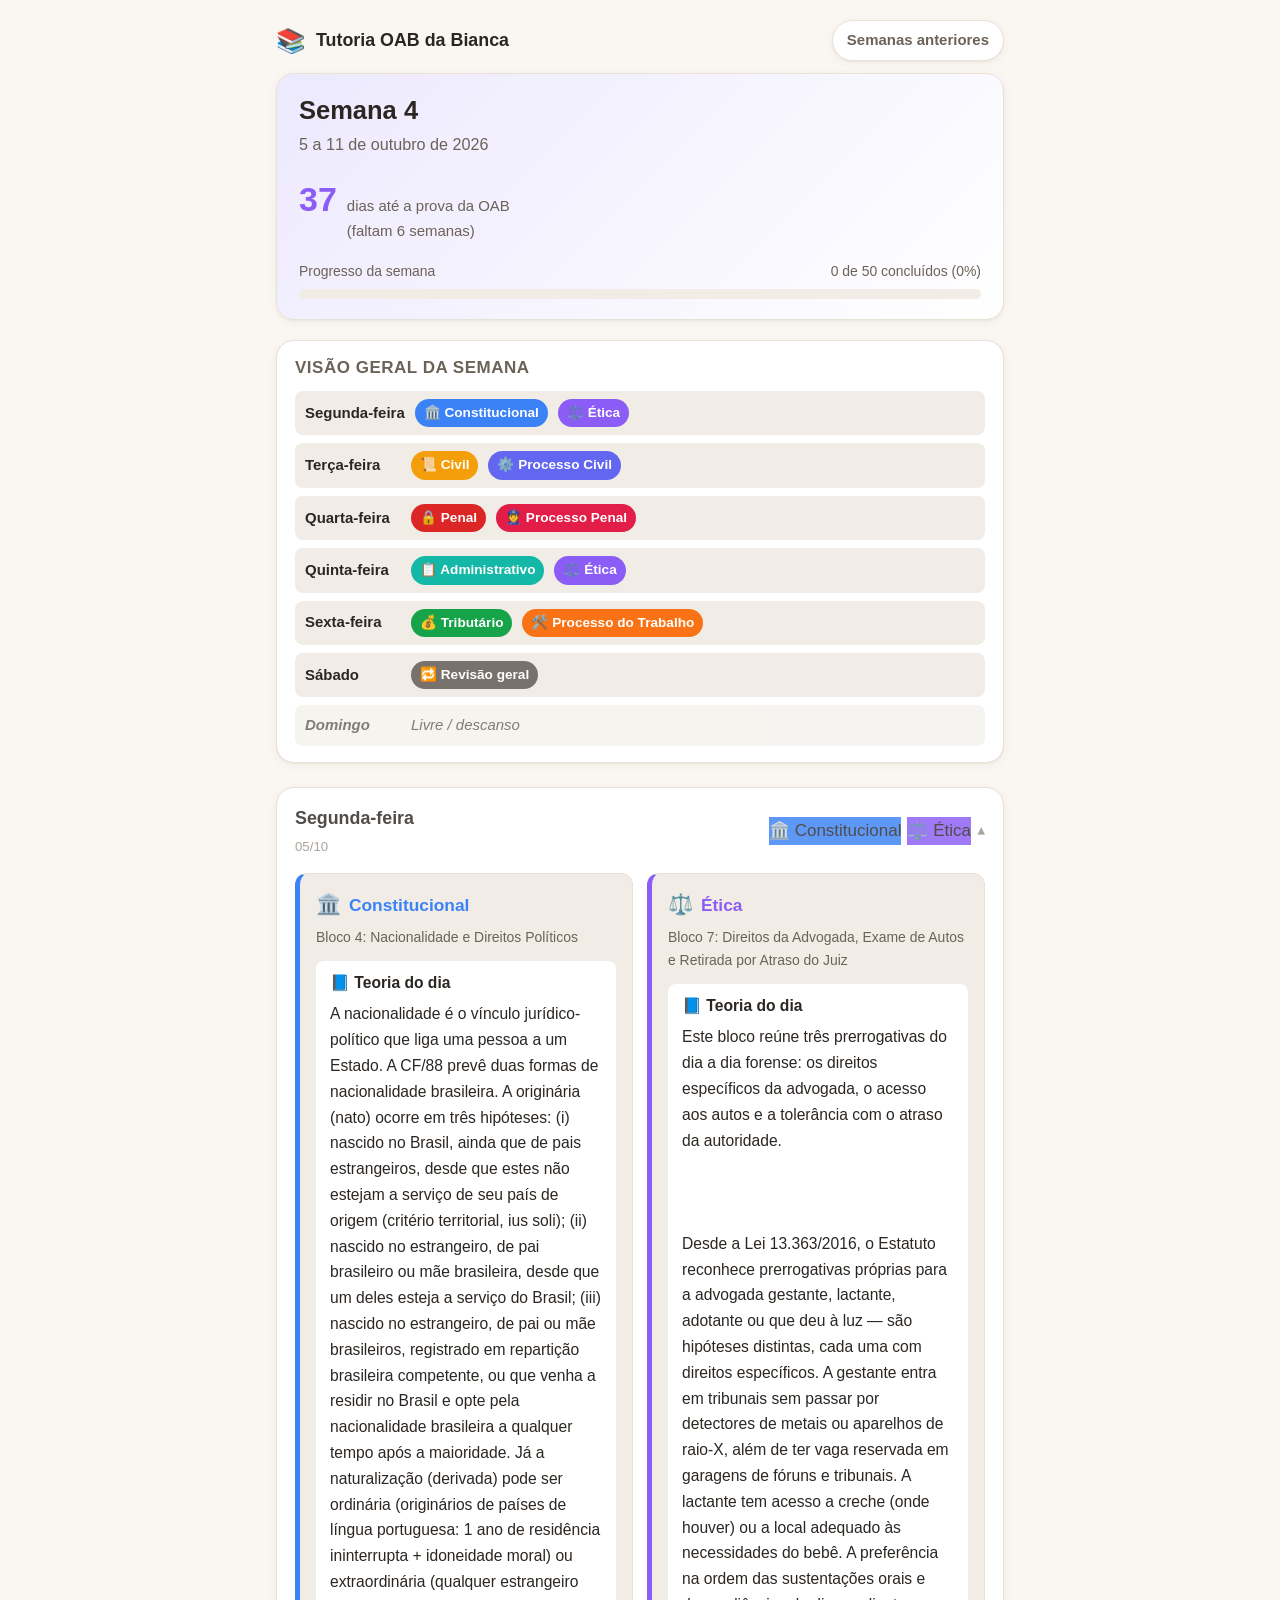
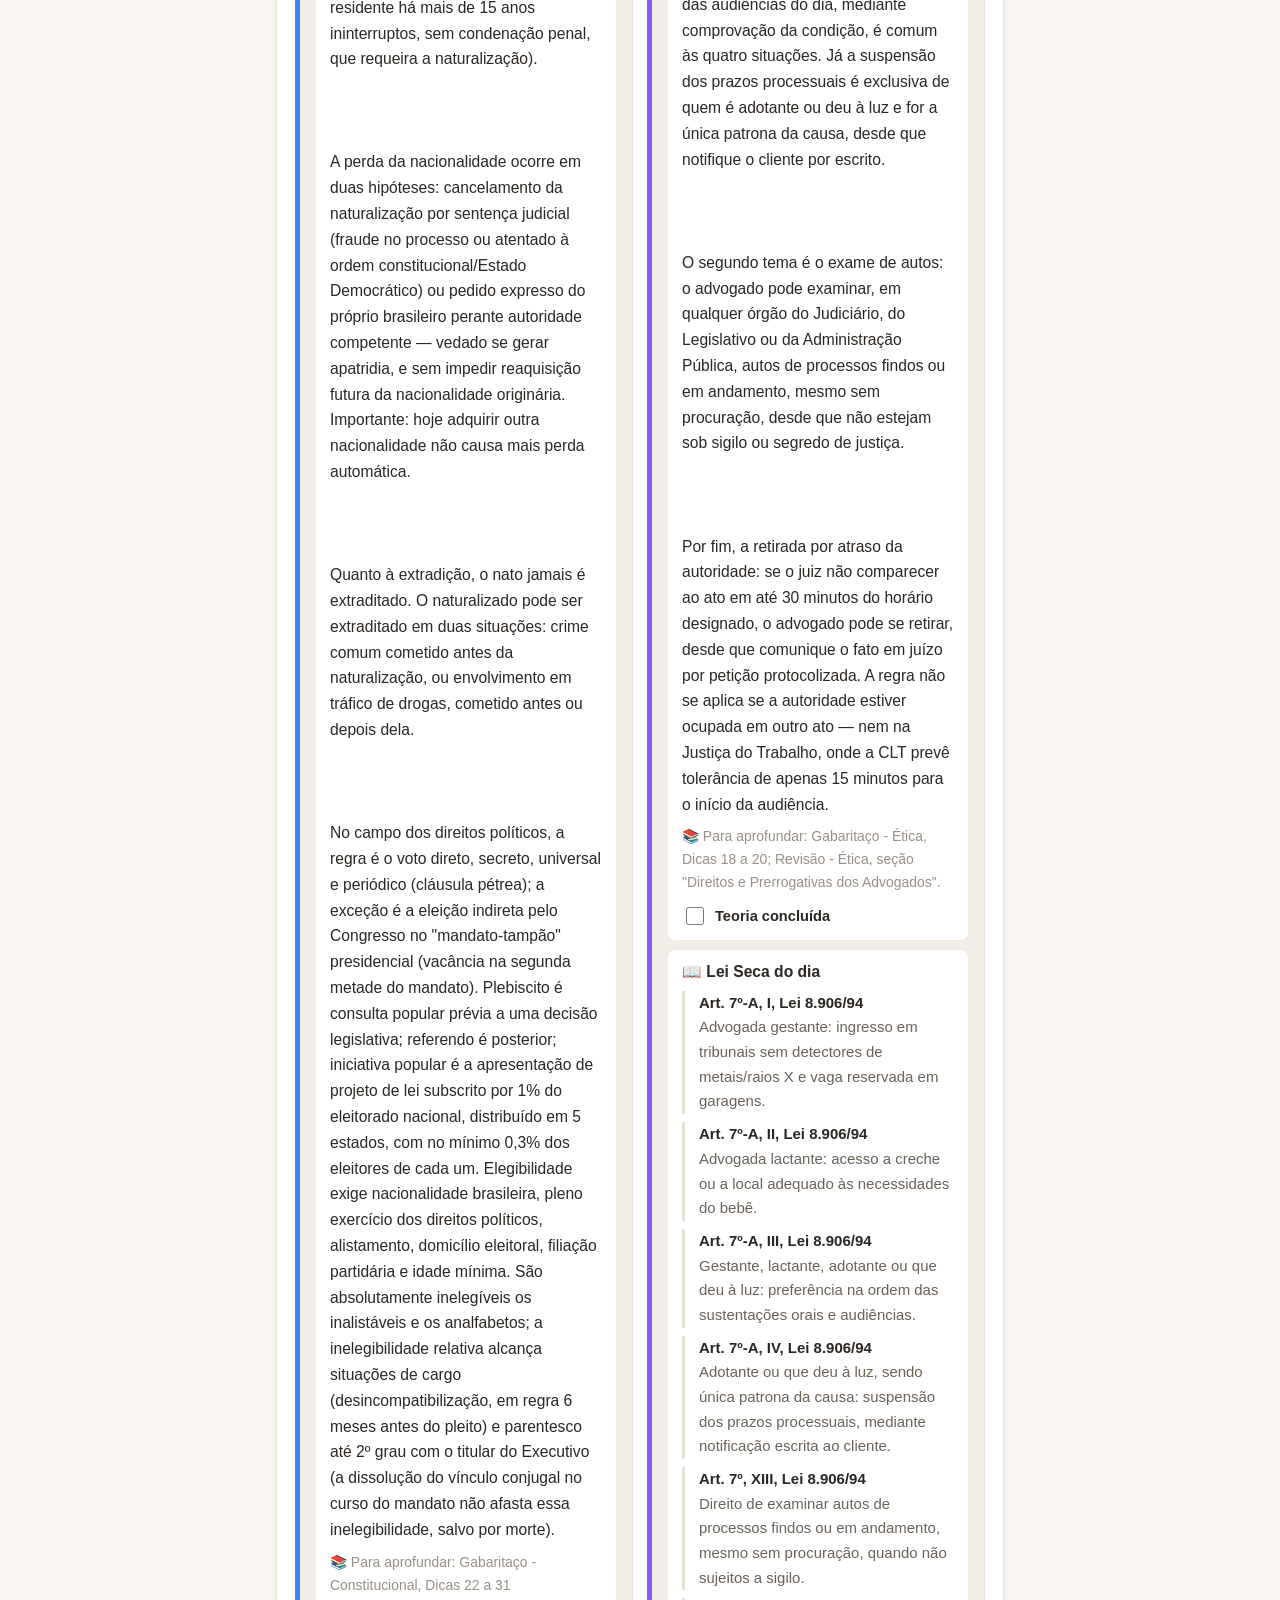
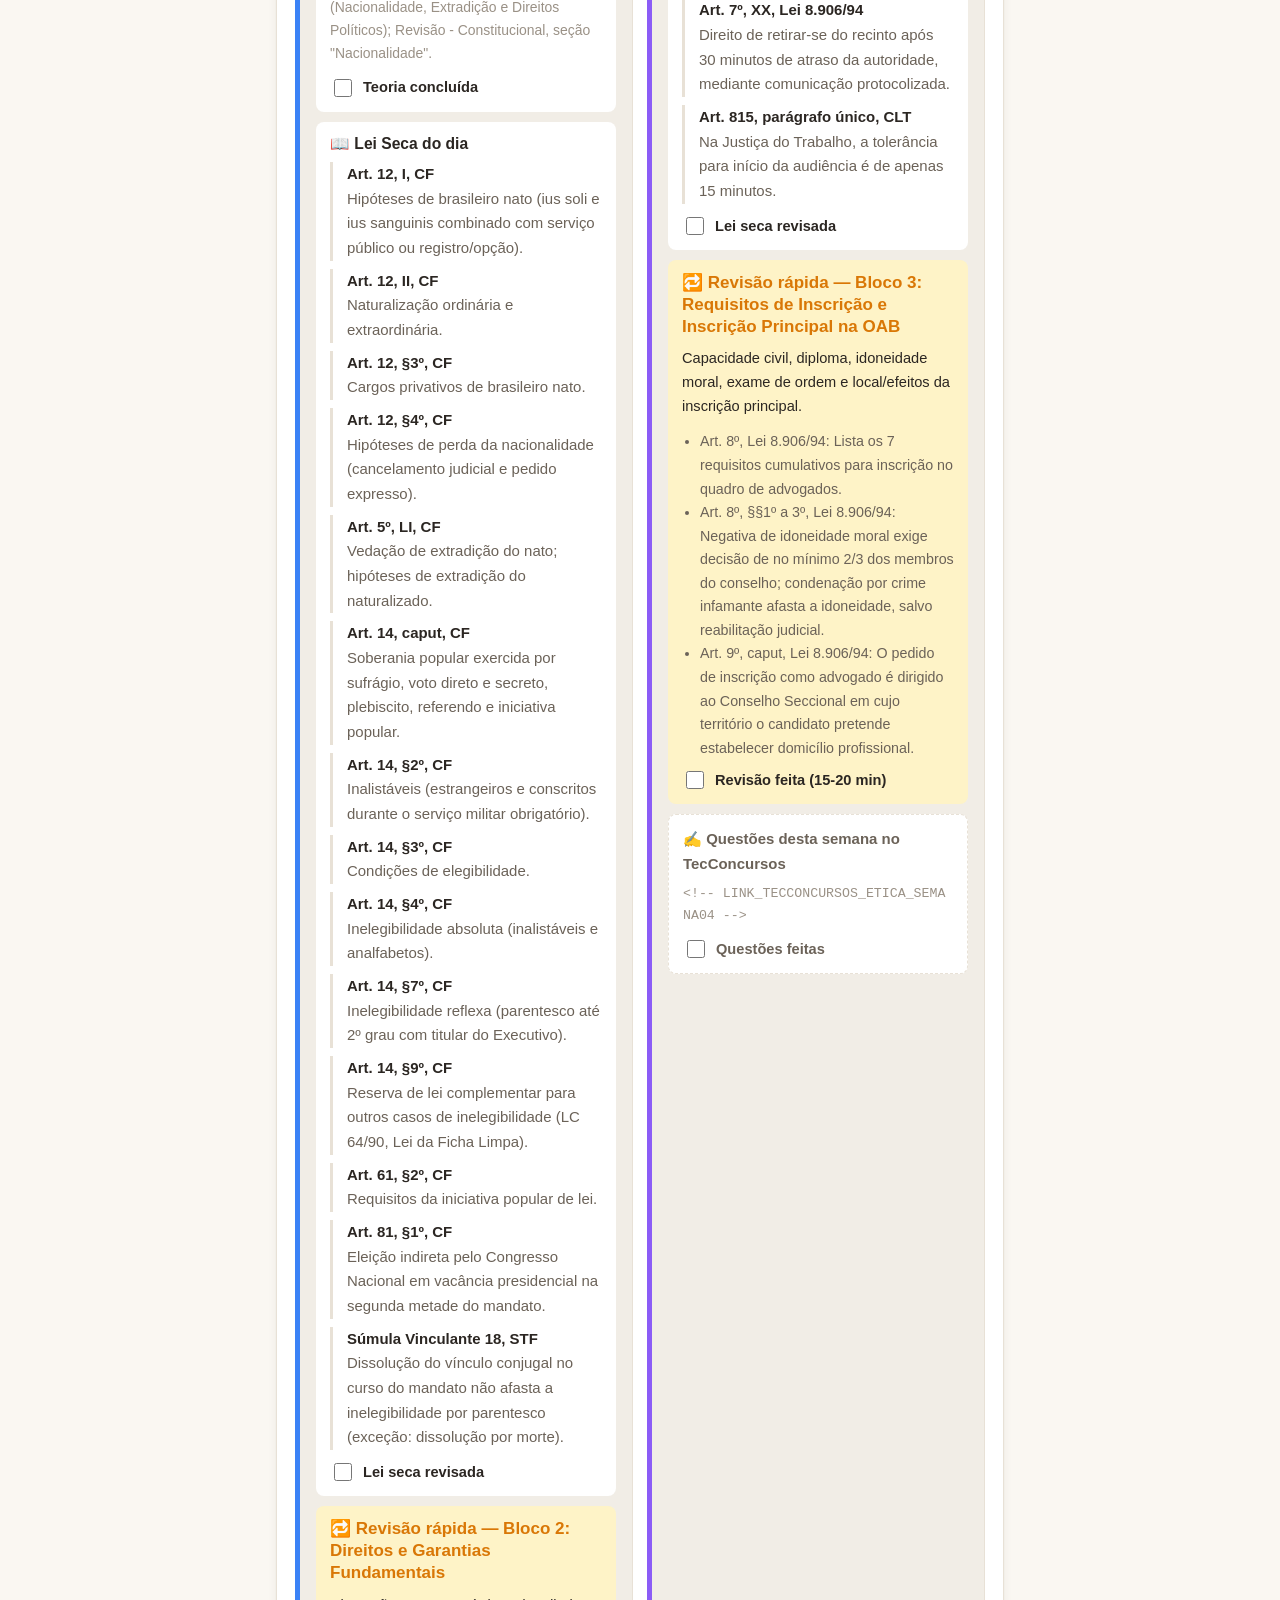
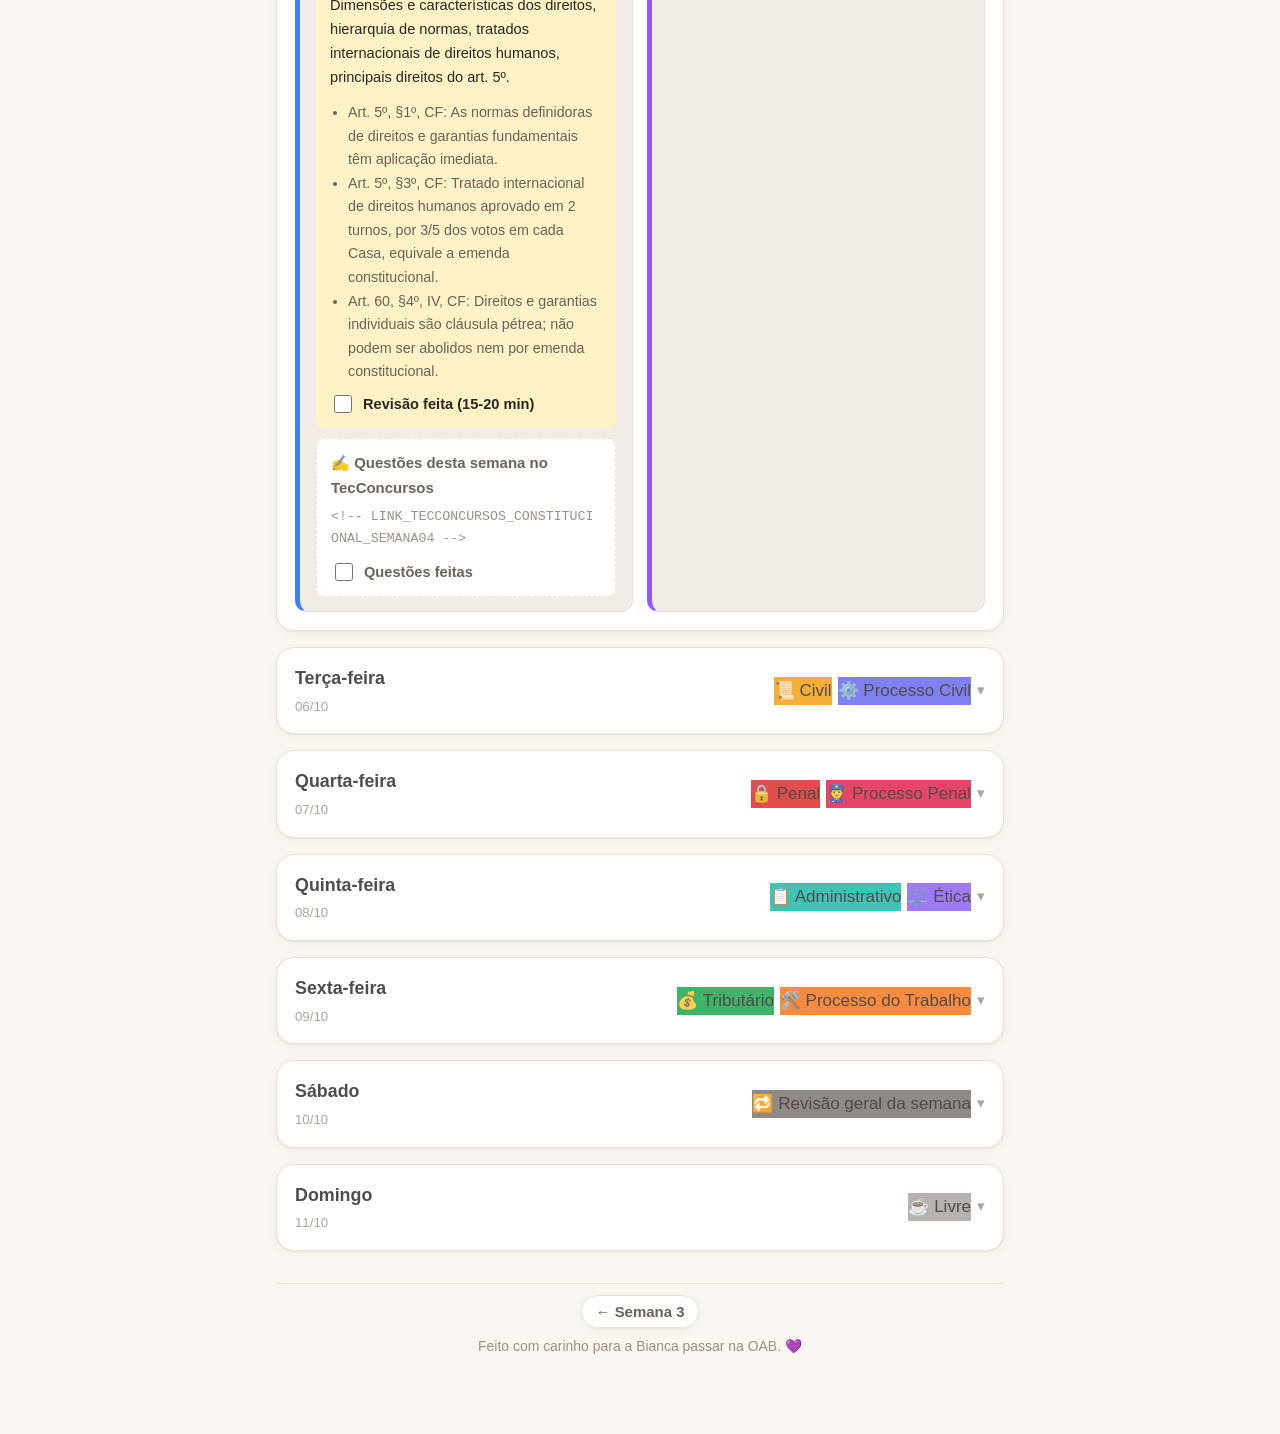
<file: docs/semana-04.html>
<!doctype html>
<html lang="pt-BR">
<head>
<meta charset="utf-8">
<meta name="viewport" content="width=device-width, initial-scale=1">
<title>Semana 4 — Tutoria OAB da Bianca</title>
<link rel="stylesheet" href="style.css?v=2">
</head>
<body>
  <div class="topbar">
    <div class="brand"><span class="logo">📚</span> Tutoria OAB da Bianca</div>
    <a class="nav-link" href="index.html">Semanas anteriores</a>
  </div>

  <div class="hero">
    <h1>Semana 4</h1>
    <p class="subtitle">5 a 11 de outubro de 2026</p>
    <div class="countdown">
      <span class="days" data-countdown-days>—</span>
      <span class="label">dias até a prova da OAB<br>(faltam <span data-countdown-weeks>—</span> semanas)</span>
    </div>
    <div class="progress-wrap">
      <div class="progress-label">
        <span>Progresso da semana</span>
        <span data-progress-text>0 de 0 concluídos (0%)</span>
      </div>
      <div class="progress-track"><div class="progress-fill"></div></div>
    </div>
    <div class="flag-behind" data-flag-behind></div>
  </div>

  <div class="overview">
    <h2>Visão geral da semana</h2>
    <div class="overview-grid">
      <div class="overview-row"><span class="day-name">Segunda-feira</span><span class="subj-chip" style="background:#3b82f6">🏛️ Constitucional</span><span class="subj-chip" style="background:#8b5cf6">⚖️ Ética</span></div>
<div class="overview-row"><span class="day-name">Terça-feira</span><span class="subj-chip" style="background:#f59e0b">📜 Civil</span><span class="subj-chip" style="background:#6366f1">⚙️ Processo Civil</span></div>
<div class="overview-row"><span class="day-name">Quarta-feira</span><span class="subj-chip" style="background:#dc2626">🔒 Penal</span><span class="subj-chip" style="background:#e11d48">👮 Processo Penal</span></div>
<div class="overview-row"><span class="day-name">Quinta-feira</span><span class="subj-chip" style="background:#14b8a6">📋 Administrativo</span><span class="subj-chip" style="background:#8b5cf6">⚖️ Ética</span></div>
<div class="overview-row"><span class="day-name">Sexta-feira</span><span class="subj-chip" style="background:#16a34a">💰 Tributário</span><span class="subj-chip" style="background:#f97316">🛠️ Processo do Trabalho</span></div>
<div class="overview-row"><span class="day-name">Sábado</span><span class="subj-chip" style="background:#78716c">🔁 Revisão geral</span></div>
<div class="overview-row rest"><span class="day-name">Domingo</span>Livre / descanso</div>
    </div>
  </div>

  <details class="day" data-date="2026-10-05" open>
  <summary>
    <div class="day-title">
      <span class="day-name">Segunda-feira</span>
      <span class="day-date">05/10</span>
    </div>
    <div class="day-subjects-preview">
      <span class="today-badge" style="display:none;">HOJE</span>
      <span class="subj-chip" style="background:#3b82f6">🏛️ Constitucional</span><span class="subj-chip" style="background:#8b5cf6">⚖️ Ética</span>
      <span class="chevron">▾</span>
    </div>
  </summary>
  <div class="day-body">
    <div class="subject-grid two-col">
      <div class="subject-card" style="--subj-color:#3b82f6">
<div class="subject-header"><span class="subject-icon">🏛️</span><span class="subject-name">Constitucional</span></div>
<div class="block-title">Bloco 4: Nacionalidade e Direitos Políticos</div>
<div class="section-block">
<h4>📘 Teoria do dia</h4>
<div class="body-text">A nacionalidade é o vínculo jurídico-político que liga uma pessoa a um Estado. A CF/88 prevê duas formas de nacionalidade brasileira. A originária (nato) ocorre em três hipóteses: (i) nascido no Brasil, ainda que de pais estrangeiros, desde que estes não estejam a serviço de seu país de origem (critério territorial, ius soli); (ii) nascido no estrangeiro, de pai brasileiro ou mãe brasileira, desde que um deles esteja a serviço do Brasil; (iii) nascido no estrangeiro, de pai ou mãe brasileiros, registrado em repartição brasileira competente, ou que venha a residir no Brasil e opte pela nacionalidade brasileira a qualquer tempo após a maioridade. Já a naturalização (derivada) pode ser ordinária (originários de países de língua portuguesa: 1 ano de residência ininterrupta + idoneidade moral) ou extraordinária (qualquer estrangeiro residente há mais de 15 anos ininterruptos, sem condenação penal, que requeira a naturalização).<br><br><br><br>A perda da nacionalidade ocorre em duas hipóteses: cancelamento da naturalização por sentença judicial (fraude no processo ou atentado à ordem constitucional/Estado Democrático) ou pedido expresso do próprio brasileiro perante autoridade competente — vedado se gerar apatridia, e sem impedir reaquisição futura da nacionalidade originária. Importante: hoje adquirir outra nacionalidade não causa mais perda automática.<br><br><br><br>Quanto à extradição, o nato jamais é extraditado. O naturalizado pode ser extraditado em duas situações: crime comum cometido antes da naturalização, ou envolvimento em tráfico de drogas, cometido antes ou depois dela.<br><br><br><br>No campo dos direitos políticos, a regra é o voto direto, secreto, universal e periódico (cláusula pétrea); a exceção é a eleição indireta pelo Congresso no "mandato-tampão" presidencial (vacância na segunda metade do mandato). Plebiscito é consulta popular prévia a uma decisão legislativa; referendo é posterior; iniciativa popular é a apresentação de projeto de lei subscrito por 1% do eleitorado nacional, distribuído em 5 estados, com no mínimo 0,3% dos eleitores de cada um. Elegibilidade exige nacionalidade brasileira, pleno exercício dos direitos políticos, alistamento, domicílio eleitoral, filiação partidária e idade mínima. São absolutamente inelegíveis os inalistáveis e os analfabetos; a inelegibilidade relativa alcança situações de cargo (desincompatibilização, em regra 6 meses antes do pleito) e parentesco até 2º grau com o titular do Executivo (a dissolução do vínculo conjugal no curso do mandato não afasta essa inelegibilidade, salvo por morte).</div>
<p style="font-size:0.82rem;color:var(--text-faint);margin-top:8px;margin-bottom:10px;">📚 Para aprofundar: Gabaritaço - Constitucional, Dicas 22 a 31 (Nacionalidade, Extradição e Direitos Políticos); Revisão - Constitucional, seção "Nacionalidade".</p>
<label class="check-row"><input type="checkbox" data-check-id="s04:monday:constitucional:teoria:4"> Teoria concluída</label>
</div>
<div class="section-block">
<h4>📖 Lei Seca do dia</h4>
<ul class="lei-seca-list"><li><span class="ref">Art. 12, I, CF</span><span class="desc">Hipóteses de brasileiro nato (ius soli e ius sanguinis combinado com serviço público ou registro/opção).</span></li>
<li><span class="ref">Art. 12, II, CF</span><span class="desc">Naturalização ordinária e extraordinária.</span></li>
<li><span class="ref">Art. 12, §3º, CF</span><span class="desc">Cargos privativos de brasileiro nato.</span></li>
<li><span class="ref">Art. 12, §4º, CF</span><span class="desc">Hipóteses de perda da nacionalidade (cancelamento judicial e pedido expresso).</span></li>
<li><span class="ref">Art. 5º, LI, CF</span><span class="desc">Vedação de extradição do nato; hipóteses de extradição do naturalizado.</span></li>
<li><span class="ref">Art. 14, caput, CF</span><span class="desc">Soberania popular exercida por sufrágio, voto direto e secreto, plebiscito, referendo e iniciativa popular.</span></li>
<li><span class="ref">Art. 14, §2º, CF</span><span class="desc">Inalistáveis (estrangeiros e conscritos durante o serviço militar obrigatório).</span></li>
<li><span class="ref">Art. 14, §3º, CF</span><span class="desc">Condições de elegibilidade.</span></li>
<li><span class="ref">Art. 14, §4º, CF</span><span class="desc">Inelegibilidade absoluta (inalistáveis e analfabetos).</span></li>
<li><span class="ref">Art. 14, §7º, CF</span><span class="desc">Inelegibilidade reflexa (parentesco até 2º grau com titular do Executivo).</span></li>
<li><span class="ref">Art. 14, §9º, CF</span><span class="desc">Reserva de lei complementar para outros casos de inelegibilidade (LC 64/90, Lei da Ficha Limpa).</span></li>
<li><span class="ref">Art. 61, §2º, CF</span><span class="desc">Requisitos da iniciativa popular de lei.</span></li>
<li><span class="ref">Art. 81, §1º, CF</span><span class="desc">Eleição indireta pelo Congresso Nacional em vacância presidencial na segunda metade do mandato.</span></li>
<li><span class="ref">Súmula Vinculante 18, STF</span><span class="desc">Dissolução do vínculo conjugal no curso do mandato não afasta a inelegibilidade por parentesco (exceção: dissolução por morte).</span></li></ul>
<label class="check-row" style="margin-top:10px;"><input type="checkbox" data-check-id="s04:monday:constitucional:leiseca:4"> Lei seca revisada</label>
</div>
<div class="review-block">
<h4>🔁 Revisão rápida — Bloco 2: Direitos e Garantias Fundamentais</h4>
<p class="body-text" style="font-size:0.86rem;">Dimensões e características dos direitos, hierarquia de normas, tratados internacionais de direitos humanos, principais direitos do art. 5º.</p><ul style="margin:6px 0 0;padding-left:18px;font-size:0.84rem;color:var(--text-soft);"><li>Art. 5º, §1º, CF: As normas definidoras de direitos e garantias fundamentais têm aplicação imediata.</li><li>Art. 5º, §3º, CF: Tratado internacional de direitos humanos aprovado em 2 turnos, por 3/5 dos votos em cada Casa, equivale a emenda constitucional.</li><li>Art. 60, §4º, IV, CF: Direitos e garantias individuais são cláusula pétrea; não podem ser abolidos nem por emenda constitucional.</li></ul>
<label class="check-row" style="margin-top:8px;"><input type="checkbox" data-check-id="s04:monday:constitucional:revisao:2"> Revisão feita (15-20 min)</label>
</div>
<div class="questions-box">
✍️ <strong>Questões desta semana no TecConcursos</strong>
<span class="link-placeholder">&lt;!-- LINK_TECCONCURSOS_CONSTITUCIONAL_SEMANA04 --&gt;</span>
<label class="check-row" style="margin-top:10px;"><input type="checkbox" data-check-id="s04:monday:constitucional:questoes:4"> Questões feitas</label>
</div>
</div>
<div class="subject-card" style="--subj-color:#8b5cf6">
<div class="subject-header"><span class="subject-icon">⚖️</span><span class="subject-name">Ética</span></div>
<div class="block-title">Bloco 7: Direitos da Advogada, Exame de Autos e Retirada por Atraso do Juiz</div>
<div class="section-block">
<h4>📘 Teoria do dia</h4>
<div class="body-text">Este bloco reúne três prerrogativas do dia a dia forense: os direitos específicos da advogada, o acesso aos autos e a tolerância com o atraso da autoridade.<br><br><br><br>Desde a Lei 13.363/2016, o Estatuto reconhece prerrogativas próprias para a advogada gestante, lactante, adotante ou que deu à luz — são hipóteses distintas, cada uma com direitos específicos. A gestante entra em tribunais sem passar por detectores de metais ou aparelhos de raio-X, além de ter vaga reservada em garagens de fóruns e tribunais. A lactante tem acesso a creche (onde houver) ou a local adequado às necessidades do bebê. A preferência na ordem das sustentações orais e das audiências do dia, mediante comprovação da condição, é comum às quatro situações. Já a suspensão dos prazos processuais é exclusiva de quem é adotante ou deu à luz e for a única patrona da causa, desde que notifique o cliente por escrito.<br><br><br><br>O segundo tema é o exame de autos: o advogado pode examinar, em qualquer órgão do Judiciário, do Legislativo ou da Administração Pública, autos de processos findos ou em andamento, mesmo sem procuração, desde que não estejam sob sigilo ou segredo de justiça.<br><br><br><br>Por fim, a retirada por atraso da autoridade: se o juiz não comparecer ao ato em até 30 minutos do horário designado, o advogado pode se retirar, desde que comunique o fato em juízo por petição protocolizada. A regra não se aplica se a autoridade estiver ocupada em outro ato — nem na Justiça do Trabalho, onde a CLT prevê tolerância de apenas 15 minutos para o início da audiência.</div>
<p style="font-size:0.82rem;color:var(--text-faint);margin-top:8px;margin-bottom:10px;">📚 Para aprofundar: Gabaritaço - Ética, Dicas 18 a 20; Revisão - Ética, seção "Direitos e Prerrogativas dos Advogados".</p>
<label class="check-row"><input type="checkbox" data-check-id="s04:monday:etica:teoria:7"> Teoria concluída</label>
</div>
<div class="section-block">
<h4>📖 Lei Seca do dia</h4>
<ul class="lei-seca-list"><li><span class="ref">Art. 7º-A, I, Lei 8.906/94</span><span class="desc">Advogada gestante: ingresso em tribunais sem detectores de metais/raios X e vaga reservada em garagens.</span></li>
<li><span class="ref">Art. 7º-A, II, Lei 8.906/94</span><span class="desc">Advogada lactante: acesso a creche ou a local adequado às necessidades do bebê.</span></li>
<li><span class="ref">Art. 7º-A, III, Lei 8.906/94</span><span class="desc">Gestante, lactante, adotante ou que deu à luz: preferência na ordem das sustentações orais e audiências.</span></li>
<li><span class="ref">Art. 7º-A, IV, Lei 8.906/94</span><span class="desc">Adotante ou que deu à luz, sendo única patrona da causa: suspensão dos prazos processuais, mediante notificação escrita ao cliente.</span></li>
<li><span class="ref">Art. 7º, XIII, Lei 8.906/94</span><span class="desc">Direito de examinar autos de processos findos ou em andamento, mesmo sem procuração, quando não sujeitos a sigilo.</span></li>
<li><span class="ref">Art. 7º, XX, Lei 8.906/94</span><span class="desc">Direito de retirar-se do recinto após 30 minutos de atraso da autoridade, mediante comunicação protocolizada.</span></li>
<li><span class="ref">Art. 815, parágrafo único, CLT</span><span class="desc">Na Justiça do Trabalho, a tolerância para início da audiência é de apenas 15 minutos.</span></li></ul>
<label class="check-row" style="margin-top:10px;"><input type="checkbox" data-check-id="s04:monday:etica:leiseca:7"> Lei seca revisada</label>
</div>
<div class="review-block">
<h4>🔁 Revisão rápida — Bloco 3: Requisitos de Inscrição e Inscrição Principal na OAB</h4>
<p class="body-text" style="font-size:0.86rem;">Capacidade civil, diploma, idoneidade moral, exame de ordem e local/efeitos da inscrição principal.</p><ul style="margin:6px 0 0;padding-left:18px;font-size:0.84rem;color:var(--text-soft);"><li>Art. 8º, Lei 8.906/94: Lista os 7 requisitos cumulativos para inscrição no quadro de advogados.</li><li>Art. 8º, §§1º a 3º, Lei 8.906/94: Negativa de idoneidade moral exige decisão de no mínimo 2/3 dos membros do conselho; condenação por crime infamante afasta a idoneidade, salvo reabilitação judicial.</li><li>Art. 9º, caput, Lei 8.906/94: O pedido de inscrição como advogado é dirigido ao Conselho Seccional em cujo território o candidato pretende estabelecer domicílio profissional.</li></ul>
<label class="check-row" style="margin-top:8px;"><input type="checkbox" data-check-id="s04:monday:etica:revisao:3"> Revisão feita (15-20 min)</label>
</div>
<div class="questions-box">
✍️ <strong>Questões desta semana no TecConcursos</strong>
<span class="link-placeholder">&lt;!-- LINK_TECCONCURSOS_ETICA_SEMANA04 --&gt;</span>
<label class="check-row" style="margin-top:10px;"><input type="checkbox" data-check-id="s04:monday:etica:questoes:7"> Questões feitas</label>
</div>
</div>
    </div>
  </div>
</details>

<details class="day" data-date="2026-10-06">
  <summary>
    <div class="day-title">
      <span class="day-name">Terça-feira</span>
      <span class="day-date">06/10</span>
    </div>
    <div class="day-subjects-preview">
      <span class="today-badge" style="display:none;">HOJE</span>
      <span class="subj-chip" style="background:#f59e0b">📜 Civil</span><span class="subj-chip" style="background:#6366f1">⚙️ Processo Civil</span>
      <span class="chevron">▾</span>
    </div>
  </summary>
  <div class="day-body">
    <div class="subject-grid two-col">
      <div class="subject-card" style="--subj-color:#f59e0b">
<div class="subject-header"><span class="subject-icon">📜</span><span class="subject-name">Civil</span></div>
<div class="block-title">Bloco 4: Contratos: Teoria Geral</div>
<div class="section-block">
<h4>📘 Teoria do dia</h4>
<div class="body-text">Contrato é o negócio jurídico bilateral ou plurilateral que cria, modifica ou extingue direitos obrigacionais pelo encontro de vontades. Para ser válido, exige agente capaz, objeto lícito/possível/determinável e forma não vedada em lei, além da ausência de vícios.<br><br><br><br>Classificação: quanto aos deveres, unilateral (obriga só uma parte, ex. doação pura) ou bilateral (obrigações recíprocas, ex. compra e venda); quanto ao proveito, oneroso ou gratuito; quanto ao risco, comutativo (prestações certas) ou aleatório (prestação incerta para uma parte); quanto à previsão legal, típico ou atípico; quanto ao aperfeiçoamento, consensual (basta a vontade) ou real (exige entrega da coisa, ex. comodato); quanto à execução, instantânea, diferida ou de trato sucessivo; e quanto à negociação das cláusulas, de adesão ou paritário.<br><br><br><br>Formação: o contrato nasce, em regra, do encontro entre proposta (oferta) e aceitação. A proposta obriga o proponente, salvo se o contrário resultar dos próprios termos, da natureza do negócio ou das circunstâncias. Deixa de ser obrigatória em hipóteses como: feita sem prazo a presente (ou por telefone) e não aceita de imediato; feita sem prazo a ausente e decorrido tempo razoável sem resposta; ou se a retratação chega ao destinatário antes ou junto com a proposta. Entre presentes, o contrato se forma quando a aceitação é manifestada; entre ausentes, no momento em que a aceitação é expedida (teoria da expedição), salvo prazo fixado pelo proponente ou retratação tempestiva do aceitante.<br><br><br><br>A exceção de contrato não cumprido (exceptio non adimpleti contractus) autoriza, nos contratos bilaterais onerosos, que a parte obrigada a cumprir primeiro suspenda sua prestação até que a outra cumpra a dela ou dê garantia suficiente — mecanismo de defesa ligado à boa-fé e à reciprocidade das obrigações.<br><br><br><br>Na estipulação em favor de terceiro, o estipulante ajusta com o promitente uma prestação em benefício de terceiro estranho ao contrato, que adquire direito próprio de exigi-la mesmo sem ter participado da celebração. Diferente é a promessa de fato de terceiro: o promitente apenas garante que um terceiro praticará certo ato; se este não o fizer, quem responde por perdas e danos é o próprio promitente.<br><br><br><br>O vício redibitório é o defeito oculto que torna a coisa imprópria ao uso a que se destina ou lhe diminui o valor, cabível em contratos comutativos e onerosos; o adquirente pode redibir o negócio ou pedir abatimento no preço, com responsabilidade objetiva do alienante, que ainda paga perdas e danos se conhecia o vício. Já a evicção é a perda total ou parcial da coisa adquirida por decisão judicial ou ato administrativo que reconhece direito de terceiro anterior à aquisição; o evicto pode pleitear restituição do preço e indenização mesmo havendo cláusula excludente de garantia, salvo se assumiu conscientemente o risco.</div>
<p style="font-size:0.82rem;color:var(--text-faint);margin-top:8px;margin-bottom:10px;">📚 Para aprofundar: Gabaritaço - Civil, Dicas 23 a 27 (Contratos em Geral, Exceção de Contrato Não Cumprido, Vício Redibitório, Evicção); Revisão - Civil, seção "Contratos em Geral".</p>
<label class="check-row"><input type="checkbox" data-check-id="s04:tuesday:civil:teoria:4"> Teoria concluída</label>
</div>
<div class="section-block">
<h4>📖 Lei Seca do dia</h4>
<ul class="lei-seca-list"><li><span class="ref">Art. 421-A, CC</span><span class="desc">Nos contratos paritários civis e empresariais, presume-se que as partes são iguais e que a revisão contratual é excepcional.</span></li>
<li><span class="ref">Art. 425, CC</span><span class="desc">É lícito às partes estipular contratos atípicos, observadas as normas gerais do Código.</span></li>
<li><span class="ref">Art. 427, CC</span><span class="desc">A proposta de contrato obriga o proponente, salvo exceções previstas.</span></li>
<li><span class="ref">Art. 428, CC</span><span class="desc">Hipóteses em que a proposta deixa de ser obrigatória.</span></li>
<li><span class="ref">Art. 434, CC</span><span class="desc">Entre ausentes, o contrato reputa-se concluído com a expedição da aceitação (teoria da expedição), com exceções.</span></li>
<li><span class="ref">Art. 439, CC</span><span class="desc">Quem promete fato de terceiro responde por perdas e danos se este não o executar.</span></li>
<li><span class="ref">Art. 443, CC</span><span class="desc">Se o alienante conhecia o vício, restitui com perdas e danos; se não conhecia, só restitui o valor + despesas.</span></li>
<li><span class="ref">Art. 445, CC</span><span class="desc">Prazos decadenciais da ação redibitória/estimatória.</span></li>
<li><span class="ref">Art. 447, CC</span><span class="desc">Nos contratos onerosos, o alienante responde pela evicção, ainda que não haja cláusula expressa.</span></li>
<li><span class="ref">Art. 448, CC</span><span class="desc">As partes podem, por cláusula expressa, reforçar, diminuir ou excluir a responsabilidade pela evicção.</span></li>
<li><span class="ref">Art. 449, CC</span><span class="desc">Mesmo com cláusula excludente, o evicto tem direito a receber o preço se não soube do risco.</span></li>
<li><span class="ref">Art. 450, CC</span><span class="desc">O evicto pode exigir a restituição integral do preço e indenizações correlatas.</span></li>
<li><span class="ref">Art. 476, CC</span><span class="desc">Exceção do contrato não cumprido: nos contratos bilaterais, nenhum dos contratantes pode exigir o implemento da obrigação do outro antes de cumprir a própria.</span></li>
<li><span class="ref">Art. 477, CC</span><span class="desc">Pode a parte recusar a prestação devida se a situação patrimonial do outro contratante comprometer ou tornar duvidosa a prestação.</span></li></ul>
<label class="check-row" style="margin-top:10px;"><input type="checkbox" data-check-id="s04:tuesday:civil:leiseca:4"> Lei seca revisada</label>
</div>
<div class="review-block">
<h4>🔁 Revisão rápida — Bloco 2: Obrigações: Modalidades</h4>
<p class="body-text" style="font-size:0.86rem;">Obrigação de dar (certa/incerta), fazer/não fazer, alternativa, divisível/indivisível, solidária e cessão de crédito.</p><ul style="margin:6px 0 0;padding-left:18px;font-size:0.84rem;color:var(--text-soft);"><li>Art. 233, CC: Obrigação de dar coisa certa abrange os acessórios, salvo disposição em contrário.</li><li>Art. 234, CC: Se a coisa certa se perder sem culpa do devedor antes da tradição, resolve-se a obrigação; havendo culpa, responde pelo equivalente + perdas e danos.</li><li>Art. 244, CC: Nas coisas determinadas por gênero e quantidade, a escolha cabe ao devedor (salvo previsão diversa), que não pode dar a pior nem é obrigado a dar a melhor.</li></ul>
<label class="check-row" style="margin-top:8px;"><input type="checkbox" data-check-id="s04:tuesday:civil:revisao:2"> Revisão feita (15-20 min)</label>
</div>
<div class="questions-box">
✍️ <strong>Questões desta semana no TecConcursos</strong>
<span class="link-placeholder">&lt;!-- LINK_TECCONCURSOS_CIVIL_SEMANA04 --&gt;</span>
<label class="check-row" style="margin-top:10px;"><input type="checkbox" data-check-id="s04:tuesday:civil:questoes:4"> Questões feitas</label>
</div>
</div>
<div class="subject-card" style="--subj-color:#6366f1">
<div class="subject-header"><span class="subject-icon">⚙️</span><span class="subject-name">Processo Civil</span></div>
<div class="block-title">Bloco 4: Litisconsórcio</div>
<div class="section-block">
<h4>📘 Teoria do dia</h4>
<div class="body-text">Litisconsórcio é a situação em que duas ou mais pessoas ocupam o mesmo polo processual — autoras (litisconsórcio ativo) ou rés (litisconsórcio passivo). Pode ser inicial, quando a pluralidade já existe desde o ajuizamento, ou ulterior, quando alguém é incluído depois (tipicamente via intervenção de terceiros).<br><br><br><br>A classificação mais cobrada em prova cruza dois eixos. O primeiro é obrigatoriedade: facultativo é aquele em que as partes escolhem litigar juntas, por haver comunhão de direitos/obrigações, conexão pelo pedido ou causa de pedir, ou afinidade de questões; necessário é imposto por lei ou pela natureza da relação jurídica — por exemplo, ações reais imobiliárias normalmente exigem a citação de ambos os cônjuges. O segundo eixo é a uniformidade da decisão: unitário é aquele em que a sentença precisa ser idêntica para todos os litisconsortes, porque a relação jurídica de fundo é indivisível; simples é aquele em que a decisão pode variar entre eles, pois cada um tem situação jurídica individualizada.<br><br><br><br>Esses dois eixos são independentes — existe necessário-simples, necessário-unitário, facultativo-simples e facultativo-unitário — mas a banca adora testar a consequência de não citar todos num litisconsórcio necessário: se ele também for unitário, a sentença é nula; se for apenas necessário mas não unitário, a sentença é ineficaz em relação aos que não foram citados. Em qualquer caso de litisconsórcio passivo necessário não formado, o juiz determina ao autor que promova a citação de todos no prazo que fixar, sob pena de extinção do processo.<br><br><br><br>Como regra geral, os atos de um litisconsorte não prejudicam os demais, mas podem beneficiá-los — e no litisconsórcio unitário, o recurso de um aproveita aos outros, salvo interesses distintos ou opostos. Sobre prazos: litisconsortes com procuradores de escritórios diferentes têm prazo em dobro para todos os atos, mas só em processos físicos — essa regra não se aplica ao processo eletrônico. Por fim, o juiz pode limitar o número de litigantes no litisconsórcio facultativo (multitudinário) quando a pluralidade comprometer a rápida solução do litígio, dificultar a defesa ou o cumprimento da sentença.</div>
<p style="font-size:0.82rem;color:var(--text-faint);margin-top:8px;margin-bottom:10px;">📚 Para aprofundar: Gabaritaço - Processo Civil, Dicas 21 a 23 (Litisconsórcio); Revisão - Processo Civil, seção "Litisconsórcio".</p>
<label class="check-row"><input type="checkbox" data-check-id="s04:tuesday:processoCivil:teoria:4"> Teoria concluída</label>
</div>
<div class="section-block">
<h4>📖 Lei Seca do dia</h4>
<ul class="lei-seca-list"><li><span class="ref">Art. 73, CPC</span><span class="desc">Ações reais imobiliárias exigem, em regra, consentimento/citação de ambos os cônjuges (exemplo de litisconsórcio necessário por lei).</span></li>
<li><span class="ref">Art. 113, CPC</span><span class="desc">Hipóteses de litisconsórcio facultativo: comunhão de direitos/obrigações, conexão por pedido/causa de pedir, ou afinidade de questões.</span></li>
<li><span class="ref">Art. 113, §1º, CPC</span><span class="desc">O juiz pode limitar o litisconsórcio facultativo multitudinário quando comprometer a rápida solução do litígio.</span></li>
<li><span class="ref">Art. 114, CPC</span><span class="desc">Litisconsórcio necessário por disposição de lei ou pela natureza da relação jurídica controvertida (unitária).</span></li>
<li><span class="ref">Art. 115, CPC</span><span class="desc">Sentença sem integração do contraditório é nula (se devia ser uniforme) ou ineficaz (nos demais casos) para os não citados.</span></li>
<li><span class="ref">Art. 115, parágrafo único, CPC</span><span class="desc">No litisconsórcio passivo necessário, o juiz determina ao autor que requeira a citação de todos, sob pena de extinção do processo.</span></li>
<li><span class="ref">Art. 116, CPC</span><span class="desc">Distinção entre litisconsórcio unitário (decisão deve ser uniforme) e simples (decisão pode ser diferente).</span></li>
<li><span class="ref">Art. 117, CPC</span><span class="desc">Os atos e omissões de um litisconsorte não prejudicam os demais, mas podem beneficiá-los.</span></li>
<li><span class="ref">Art. 229, CPC</span><span class="desc">Prazo em dobro para litisconsortes com procuradores distintos de escritórios diferentes, apenas em processos físicos.</span></li>
<li><span class="ref">Art. 1.005, CPC</span><span class="desc">O recurso de um litisconsorte aproveita aos demais, salvo se os interesses forem distintos ou opostos entre eles.</span></li></ul>
<label class="check-row" style="margin-top:10px;"><input type="checkbox" data-check-id="s04:tuesday:processoCivil:leiseca:4"> Lei seca revisada</label>
</div>
<div class="review-block">
<h4>🔁 Revisão rápida — Bloco 2: Partes, Procuradores e Responsabilidade Processual</h4>
<p class="body-text" style="font-size:0.86rem;">Capacidade das partes, poderes do procurador, atos atentatórios à dignidade da justiça, litigância de má-fé, honorários e gratuidade da justiça.</p><ul style="margin:6px 0 0;padding-left:18px;font-size:0.84rem;color:var(--text-soft);"><li>Art. 70, CPC: Toda pessoa no exercício de seus direitos tem capacidade para estar em juízo.</li><li>Art. 71, CPC: Incapaz deve ser representado (incapacidade absoluta) ou assistido (incapacidade relativa) por pais, tutor ou curador.</li><li>Art. 72, CPC: Hipóteses de nomeação de curador especial (incapaz sem representante ou em conflito de interesses; réu revel citado por edital ou hora certa; réu preso).</li></ul>
<label class="check-row" style="margin-top:8px;"><input type="checkbox" data-check-id="s04:tuesday:processoCivil:revisao:2"> Revisão feita (15-20 min)</label>
</div>
<div class="questions-box">
✍️ <strong>Questões desta semana no TecConcursos</strong>
<span class="link-placeholder">&lt;!-- LINK_TECCONCURSOS_PROCESSOCIVIL_SEMANA04 --&gt;</span>
<label class="check-row" style="margin-top:10px;"><input type="checkbox" data-check-id="s04:tuesday:processoCivil:questoes:4"> Questões feitas</label>
</div>
</div>
    </div>
  </div>
</details>

<details class="day" data-date="2026-10-07">
  <summary>
    <div class="day-title">
      <span class="day-name">Quarta-feira</span>
      <span class="day-date">07/10</span>
    </div>
    <div class="day-subjects-preview">
      <span class="today-badge" style="display:none;">HOJE</span>
      <span class="subj-chip" style="background:#dc2626">🔒 Penal</span><span class="subj-chip" style="background:#e11d48">👮 Processo Penal</span>
      <span class="chevron">▾</span>
    </div>
  </summary>
  <div class="day-body">
    <div class="subject-grid two-col">
      <div class="subject-card" style="--subj-color:#dc2626">
<div class="subject-header"><span class="subject-icon">🔒</span><span class="subject-name">Penal</span></div>
<div class="block-title">Bloco 4: Concurso de Pessoas e Concurso de Crimes</div>
<div class="section-block">
<h4>📘 Teoria do dia</h4>
<div class="body-text">Hoje você entra em dois temas que se completam: quem responde pelo crime quando mais de uma pessoa participa (concurso de pessoas) e o que acontece quando uma mesma pessoa pratica mais de um crime (concurso de crimes).<br><br><br><br>O Código Penal adota, como regra, a teoria monista: todos que concorrem para o crime — autores, coautores e partícipes — respondem pelo mesmo crime, na medida da própria culpabilidade. Há exceções pluralistas, em que cada agente responde por um tipo penal diferente: corrupção ativa e passiva e aborto consentido.<br><br><br><br>Para existir concurso de pessoas, exige-se pluralidade de agentes e de condutas, relevância causal de cada conduta para o resultado, liame subjetivo e identidade de infração para todos. Distinguem-se autor/coautor (quem pratica diretamente o núcleo do tipo) de partícipe, que não executa o verbo do tipo mas contribui: pela participação moral (induzimento ou instigação) ou material (auxílio). A teoria da acessoriedade limitada exige só que a conduta do autor seja típica e ilícita para punir o partícipe.<br><br><br><br>Duas regras de dosagem aparecem aqui: a participação de menor importância permite reduzir a pena de 1/6 a 1/3; e a cooperação dolosamente distinta faz quem quis participar de crime menos grave responder só por ele, salvo se era previsível o resultado mais grave, caso em que a pena é aumentada até metade. Já a comunicabilidade segue a lógica: circunstâncias e condições pessoais subjetivas não se comunicam; elementares do tipo (objetivas) se comunicam a todos que delas tinham conhecimento.<br><br><br><br>Na segunda metade do bloco, o concurso de crimes tem três espécies. No concurso material, há pluralidade de condutas e de crimes, e as penas se somam. No concurso formal, uma única conduta gera dois ou mais crimes: sem desígnios autônomos (formal próprio), aplica-se a exasperação (uma pena aumentada de 1/6 a 1/2); havendo desígnios autônomos (formal impróprio), as penas se somam como no concurso material. Já o crime continuado exige pluralidade de crimes da mesma espécie, em condições semelhantes de tempo, lugar e execução — exasperação de 1/6 a 2/3; havendo crimes dolosos, violentos, contra vítimas diferentes, o aumento pode chegar ao triplo (crime continuado específico). Não confunda com crime permanente, cuja consumação se prolonga no tempo pela vontade do agente.</div>
<p style="font-size:0.82rem;color:var(--text-faint);margin-top:8px;margin-bottom:10px;">📚 Para aprofundar: Gabaritaço - Penal, Dicas 24 a 28 (Concurso de Pessoas) e Dicas 40 a 43 (Concurso de Crimes); Revisão - Penal, seção "Concurso de Crimes".</p>
<label class="check-row"><input type="checkbox" data-check-id="s04:wednesday:penal:teoria:4"> Teoria concluída</label>
</div>
<div class="section-block">
<h4>📖 Lei Seca do dia</h4>
<ul class="lei-seca-list"><li><span class="ref">Art. 29, caput, CP</span><span class="desc">Teoria monista: quem concorre para o crime incide nas penas a este cominadas, na medida de sua culpabilidade.</span></li>
<li><span class="ref">Art. 29, §1º, CP</span><span class="desc">Participação de menor importância: pena pode ser reduzida de 1/6 a 1/3.</span></li>
<li><span class="ref">Art. 29, §2º, CP</span><span class="desc">Cooperação dolosamente distinta: quem quis participar de crime menos grave responde pela pena deste, aumentada até metade se previsível o resultado mais grave.</span></li>
<li><span class="ref">Art. 30, CP</span><span class="desc">Comunicabilidade: circunstâncias e condições de caráter pessoal não se comunicam, salvo quando elementares do crime.</span></li>
<li><span class="ref">Art. 69, CP</span><span class="desc">Concurso material: pluralidade de condutas e crimes, penas somadas.</span></li>
<li><span class="ref">Art. 70, CP</span><span class="desc">Concurso formal: uma só conduta gerando dois ou mais crimes; pena aumentada de 1/6 a 1/2 (próprio) ou soma das penas (impróprio).</span></li>
<li><span class="ref">Art. 71, caput, CP</span><span class="desc">Crime continuado: pluralidade de crimes da mesma espécie em condições semelhantes de tempo, lugar e execução; pena aumentada de 1/6 a 2/3.</span></li>
<li><span class="ref">Art. 71, parágrafo único, CP</span><span class="desc">Crime continuado específico: crimes dolosos, com violência ou grave ameaça, contra vítimas diferentes; aumento pode chegar ao triplo.</span></li>
<li><span class="ref">Súmula 711, STF</span><span class="desc">Lei penal mais grave aplica-se ao crime continuado ou permanente se sua vigência é anterior à cessação da continuidade/permanência.</span></li></ul>
<label class="check-row" style="margin-top:10px;"><input type="checkbox" data-check-id="s04:wednesday:penal:leiseca:4"> Lei seca revisada</label>
</div>
<div class="review-block">
<h4>🔁 Revisão rápida — Bloco 2: Fato Típico</h4>
<p class="body-text" style="font-size:0.86rem;">Conduta (dolo/culpa), nexo causal, concausas, tipicidade, erro de tipo, iter criminis e tentativa.</p><ul style="margin:6px 0 0;padding-left:18px;font-size:0.84rem;color:var(--text-soft);"><li>Art. 13, caput, CP: Nexo causal: causa é a ação/omissão sem a qual o resultado não teria ocorrido (teoria da equivalência dos antecedentes).</li><li>Art. 13, §1º, CP: Causa superveniente relativamente independente que por si só produz o resultado: agente responde só pelos atos já praticados.</li><li>Art. 14, I, CP: Crime consumado: quando nele se reúnem todos os elementos de sua definição legal.</li></ul>
<label class="check-row" style="margin-top:8px;"><input type="checkbox" data-check-id="s04:wednesday:penal:revisao:2"> Revisão feita (15-20 min)</label>
</div>
<div class="questions-box">
✍️ <strong>Questões desta semana no TecConcursos</strong>
<span class="link-placeholder">&lt;!-- LINK_TECCONCURSOS_PENAL_SEMANA04 --&gt;</span>
<label class="check-row" style="margin-top:10px;"><input type="checkbox" data-check-id="s04:wednesday:penal:questoes:4"> Questões feitas</label>
</div>
</div>
<div class="subject-card" style="--subj-color:#e11d48">
<div class="subject-header"><span class="subject-icon">👮</span><span class="subject-name">Processo Penal</span></div>
<div class="block-title">Bloco 4: Teoria da Prova, Cadeia de Custódia e Meios de Obtenção</div>
<div class="section-block">
<h4>📘 Teoria do dia</h4>
<div class="body-text">Este bloco reúne os fundamentos da teoria da prova no processo penal. O ponto de partida é a teoria dos frutos da árvore envenenada: toda prova obtida a partir de uma descoberta ilícita contamina as provas dela derivadas, que também se tornam inadmissíveis. A regra, porém, comporta exceções: (i) fonte independente, quando a prova derivada poderia ter sido obtida por outro caminho lícito; (ii) descoberta inevitável, quando a prova seria encontrada de qualquer forma; (iii) atenuação do nexo causal, quando o vínculo se rompe por fatores supervenientes; (iv) prova pré-existente não se contamina pela ilicitude posterior; e, excepcionalmente, (v) a proporcionalidade pode admitir prova ilícita para proteger um direito fundamental de maior peso.<br><br><br><br>Diretamente ligada a isso está a cadeia de custódia: o conjunto de procedimentos que documenta, do início ao fim, o caminho percorrido por um vestígio — reconhecimento, isolamento, fixação, coleta (preferencialmente por perito oficial), acondicionamento, transporte, recebimento, processamento, armazenamento e descarte. Falhas na cadeia de custódia não geram automaticamente a nulidade da prova, mas podem comprometer sua credibilidade.<br><br><br><br>O corpo de delito é a prova material da infração: se o crime deixa vestígios, o exame pericial é indispensável, e a confissão do acusado não supre sua ausência — embora a prova testemunhal possa suprir a falta quando os vestígios desaparecerem. A perícia é feita, em regra, por 1 perito oficial; na sua falta, por 2 pessoas idôneas com diploma superior. O juiz não está vinculado ao laudo, podendo aceitá-lo ou rejeitá-lo, no todo ou em parte.<br><br><br><br>Como meios de obtenção de prova, destacam-se a busca e apreensão — domiciliar (em regra de dia e mediante mandado judicial) ou pessoal (dispensando mandado diante de fundada suspeita) — e a interceptação telefônica, que depende sempre de autorização judicial, não sendo admitida quando faltarem indícios razoáveis de autoria, quando a prova puder ser obtida por outro meio, ou quando o crime investigado for punido apenas com detenção.</div>
<p style="font-size:0.82rem;color:var(--text-faint);margin-top:8px;margin-bottom:10px;">📚 Para aprofundar: Revisão - Processo Penal, seção "Provas"; Gabaritaço - Processo Penal, Dicas 24 a 31 (Provas, Corpo de Delito, Teoria da Árvore Envenenada).</p>
<label class="check-row"><input type="checkbox" data-check-id="s04:wednesday:processoPenal:teoria:4"> Teoria concluída</label>
</div>
<div class="section-block">
<h4>📖 Lei Seca do dia</h4>
<ul class="lei-seca-list"><li><span class="ref">Art. 157, caput, CPP</span><span class="desc">Prova ilícita é inadmissível e deve ser desentranhada do processo.</span></li>
<li><span class="ref">Art. 157, §1º, CPP</span><span class="desc">Também são inadmissíveis as provas derivadas das ilícitas, salvo fonte independente ou nexo causal não evidenciado.</span></li>
<li><span class="ref">Art. 158, CPP</span><span class="desc">Se a infração deixar vestígios, é indispensável o exame de corpo de delito, não suprido pela confissão do acusado.</span></li>
<li><span class="ref">Arts. 158-A a 158-F, CPP</span><span class="desc">Disciplinam a cadeia de custódia: conceito, etapas e guarda dos vestígios.</span></li>
<li><span class="ref">Art. 159, caput, CPP</span><span class="desc">O exame de corpo de delito será realizado por perito oficial, portador de diploma de curso superior.</span></li>
<li><span class="ref">Art. 159, §1º, CPP</span><span class="desc">Na falta de perito oficial, o exame será feito por 2 pessoas idôneas, portadoras de diploma de curso superior.</span></li>
<li><span class="ref">Art. 182, CPP</span><span class="desc">O juiz não fica adstrito ao laudo pericial, podendo aceitá-lo ou rejeitá-lo, no todo ou em parte.</span></li>
<li><span class="ref">Art. 5º, XI, CF</span><span class="desc">A casa é asilo inviolável, salvo flagrante delito, desastre, socorro ou, durante o dia, por determinação judicial.</span></li>
<li><span class="ref">Art. 240, CPP</span><span class="desc">Define as hipóteses que autorizam a busca domiciliar e a busca pessoal.</span></li>
<li><span class="ref">Art. 245, caput, CPP</span><span class="desc">A busca domiciliar deve ser cumprida durante o dia, salvo quando o morador consentir em outro horário.</span></li>
<li><span class="ref">Art. 1º, Lei 9.296/96</span><span class="desc">A interceptação de comunicações telefônicas depende de ordem do juiz competente.</span></li>
<li><span class="ref">Art. 2º, Lei 9.296/96</span><span class="desc">Hipóteses em que a interceptação não será admitida.</span></li>
<li><span class="ref">Art. 5º, Lei 9.296/96</span><span class="desc">A interceptação não poderá exceder o prazo de 15 dias, renovável por igual período.</span></li></ul>
<label class="check-row" style="margin-top:10px;"><input type="checkbox" data-check-id="s04:wednesday:processoPenal:leiseca:4"> Lei seca revisada</label>
</div>
<div class="review-block">
<h4>🔁 Revisão rápida — Bloco 2: Ação Penal: Pública, Privada e Acordo de Não Persecução Penal</h4>
<p class="body-text" style="font-size:0.86rem;">Titularidade, classificação, denúncia/queixa, prazos, institutos extintivos e requisitos do ANPP.</p><ul style="margin:6px 0 0;padding-left:18px;font-size:0.84rem;color:var(--text-soft);"><li>Art. 24, CPP: Titularidade: ação pública promovida por denúncia do MP; nos demais casos, ação privada por queixa do ofendido.</li><li>Art. 25, CPP: A representação é irretratável depois de oferecida a denúncia (retratação só até esse momento).</li><li>Art. 28-A, caput, CPP: Requisitos cumulativos do ANPP: confissão formal e circunstanciada, pena mínima abstrata &lt; 4 anos, ausência de violência/grave ameaça, necessidade e suficiência da medida.</li></ul>
<label class="check-row" style="margin-top:8px;"><input type="checkbox" data-check-id="s04:wednesday:processoPenal:revisao:2"> Revisão feita (15-20 min)</label>
</div>
<div class="questions-box">
✍️ <strong>Questões desta semana no TecConcursos</strong>
<span class="link-placeholder">&lt;!-- LINK_TECCONCURSOS_PROCESSOPENAL_SEMANA04 --&gt;</span>
<label class="check-row" style="margin-top:10px;"><input type="checkbox" data-check-id="s04:wednesday:processoPenal:questoes:4"> Questões feitas</label>
</div>
</div>
    </div>
  </div>
</details>

<details class="day" data-date="2026-10-08">
  <summary>
    <div class="day-title">
      <span class="day-name">Quinta-feira</span>
      <span class="day-date">08/10</span>
    </div>
    <div class="day-subjects-preview">
      <span class="today-badge" style="display:none;">HOJE</span>
      <span class="subj-chip" style="background:#14b8a6">📋 Administrativo</span><span class="subj-chip" style="background:#8b5cf6">⚖️ Ética</span>
      <span class="chevron">▾</span>
    </div>
  </summary>
  <div class="day-body">
    <div class="subject-grid two-col">
      <div class="subject-card" style="--subj-color:#14b8a6">
<div class="subject-header"><span class="subject-icon">📋</span><span class="subject-name">Administrativo</span></div>
<div class="block-title">Bloco 4: Organização da Administração Pública II — Entidades Estatais e Terceiro Setor</div>
<div class="section-block">
<h4>📘 Teoria do dia</h4>
<div class="body-text">Empresas estatais (empresa pública e sociedade de economia mista): ambas são pessoas jurídicas de direito privado, integrantes da administração indireta, cuja criação é apenas autorizada por lei. A diferença central está no capital e na forma: a empresa pública tem capital 100% público (podendo reunir mais de um ente ou entidade estatal) e pode adotar qualquer forma societária; a sociedade de economia mista tem capital misto, mas o controle acionário é sempre do Poder Público, e ela só pode se organizar como sociedade anônima (S/A). Quanto ao foro, ações envolvendo empresa pública federal tramitam na Justiça Federal, enquanto a sociedade de economia mista, mesmo federal, vai para a Justiça Estadual.<br><br><br><br>Ambas podem ter dois objetivos distintos, com regimes diferentes: (a) prestar serviço público — aí se submetem a regras mais protetivas, como possível imunidade tributária recíproca e impenhorabilidade de bens afetados ao serviço, respondendo objetivamente; ou (b) explorar atividade econômica em sentido estrito — hipótese excepcional, que só se justifica por relevante interesse coletivo ou imperativo de segurança nacional, submetendo-se então ao mesmo regime das empresas privadas, sem privilégios não extensíveis ao setor privado. A Lei 13.303/2016 (Lei das Estatais) traz regras de governança, licitação e contratação para as duas. Nenhuma das duas se sujeita a falência.<br><br><br><br>Agências reguladoras são autarquias em regime especial, criadas para regular e fiscalizar setores específicos (ANATEL, ANEEL, ANP, ANVISA, ANS, ANAC, entre outras). O "regime especial" se traduz em maior autonomia frente ao Executivo: dirigentes com mandato fixo, indicados pelo Chefe do Executivo com aprovação do Senado, estáveis durante o mandato e sujeitos a quarentena ao deixarem o cargo. Têm poder normativo técnico, mas é vedado que deleguem sua competência normativa a agências/órgãos estaduais, distritais ou municipais — podem delegar apenas fiscalização, sanção e arbitragem, permanecendo a agência federal como instância recursal superior.<br><br><br><br>O terceiro setor reúne entidades privadas sem fins lucrativos que colaboram com o Estado sem integrar a Administração: Serviços Sociais Autônomos (Sistema S), Entidades de Apoio (apoiam universidades públicas), Organizações Sociais — OS (qualificação por ato discricionário + contrato de gestão), OSCIP (qualificação por ato vinculado + termo de parceria; bens adquiridos com recursos do termo são inalienáveis) e OSC (atuam via chamamento público e termo de fomento, colaboração ou acordo de cooperação).</div>
<p style="font-size:0.82rem;color:var(--text-faint);margin-top:8px;margin-bottom:10px;">📚 Para aprofundar: Gabaritaço - Administrativo, Dicas 20 a 26 (Empresas Estatais, Agências Reguladoras e Terceiro Setor); Revisão - Administrativo, seções "Empresa Pública", "Sociedade de Economia Mista" e "Terceiro Setor".</p>
<label class="check-row"><input type="checkbox" data-check-id="s04:thursday:administrativo:teoria:4"> Teoria concluída</label>
</div>
<div class="section-block">
<h4>📖 Lei Seca do dia</h4>
<ul class="lei-seca-list"><li><span class="ref">Art. 37, XIX, CF</span><span class="desc">Só por lei específica se cria autarquia e se autoriza a instituição de empresa pública, sociedade de economia mista e fundação.</span></li>
<li><span class="ref">Art. 173, CF</span><span class="desc">A exploração direta de atividade econômica pelo Estado só é permitida por imperativo de segurança nacional ou relevante interesse coletivo.</span></li>
<li><span class="ref">Art. 173, §1º, CF</span><span class="desc">A lei deve dispor sobre o estatuto jurídico das empresas estatais que explorem atividade econômica (base da Lei 13.303/2016).</span></li>
<li><span class="ref">Art. 173, §2º, CF</span><span class="desc">Empresas públicas e sociedades de economia mista não podem gozar de privilégios fiscais não extensivos ao setor privado.</span></li>
<li><span class="ref">Art. 37, §6º, CF</span><span class="desc">Responsabilidade civil objetiva das pessoas jurídicas de direito público e de direito privado prestadoras de serviço público.</span></li>
<li><span class="ref">Súmula 556, STF</span><span class="desc">Compete à Justiça Estadual (e não à Federal) julgar causas de sociedade de economia mista, mesmo federal.</span></li>
<li><span class="ref">Art. 3º, Lei 13.303/2016</span><span class="desc">Conceito de empresa pública: capital 100% público, qualquer forma societária admitida.</span></li>
<li><span class="ref">Art. 5º, Lei 13.303/2016</span><span class="desc">Conceito de sociedade de economia mista: capital misto com controle acionário público, obrigatoriamente constituída como S/A.</span></li>
<li><span class="ref">Art. 8º, Lei 9.986/2000</span><span class="desc">Mandato fixo dos dirigentes de agências reguladoras e regra de quarentena ao final do mandato.</span></li>
<li><span class="ref">Lei 9.637/98</span><span class="desc">Disciplina a qualificação de entidades como Organizações Sociais (OS) e o contrato de gestão.</span></li>
<li><span class="ref">Lei 9.790/99</span><span class="desc">Disciplina a qualificação de entidades como OSCIP; bens adquiridos com recursos de termo de parceria são inalienáveis.</span></li>
<li><span class="ref">Lei 13.019/2014</span><span class="desc">Marco regulatório das Organizações da Sociedade Civil (OSC): termo de fomento, colaboração ou acordo de cooperação.</span></li>
<li><span class="ref">Art. 2º, I, Lei 11.101/2005</span><span class="desc">Exclui empresas públicas e sociedades de economia mista do regime de falência.</span></li></ul>
<label class="check-row" style="margin-top:10px;"><input type="checkbox" data-check-id="s04:thursday:administrativo:leiseca:4"> Lei seca revisada</label>
</div>
<div class="review-block">
<h4>🔁 Revisão rápida — Bloco 2: Poderes Administrativos</h4>
<p class="body-text" style="font-size:0.86rem;">Poder hierárquico (delegação/avocação), disciplinar, de polícia e regulamentar, e a distinção entre poder vinculado e discricionário.</p><ul style="margin:6px 0 0;padding-left:18px;font-size:0.84rem;color:var(--text-soft);"><li>Art. 12, Lei 9.784/99: Permite a delegação de parte da competência a outros órgãos ou titulares, ainda que não hierarquicamente subordinados, por razões técnicas, sociais, econômicas, jurídicas ou territoriais.</li><li>Art. 13, Lei 9.784/99: Veda a delegação de edição de atos normativos, decisão de recursos administrativos e matérias de competência exclusiva.</li><li>Art. 14, Lei 9.784/99: Exige publicação do ato de delegação no meio oficial; a delegação é revogável a qualquer tempo pela autoridade delegante.</li></ul>
<label class="check-row" style="margin-top:8px;"><input type="checkbox" data-check-id="s04:thursday:administrativo:revisao:2"> Revisão feita (15-20 min)</label>
</div>
<div class="questions-box">
✍️ <strong>Questões desta semana no TecConcursos</strong>
<span class="link-placeholder">&lt;!-- LINK_TECCONCURSOS_ADMINISTRATIVO_SEMANA04 --&gt;</span>
<label class="check-row" style="margin-top:10px;"><input type="checkbox" data-check-id="s04:thursday:administrativo:questoes:4"> Questões feitas</label>
</div>
</div>
<div class="subject-card" style="--subj-color:#8b5cf6">
<div class="subject-header"><span class="subject-icon">⚖️</span><span class="subject-name">Ética</span></div>
<div class="block-title">Bloco 8: Imunidade Profissional, "Pela Ordem" e Desagravo Público</div>
<div class="section-block">
<h4>📘 Teoria do dia</h4>
<div class="body-text">Este bloco fecha as prerrogativas com três temas que a prova gosta de combinar: a imunidade profissional (hoje controversa), o direito de falar "pela ordem" e o desagravo público.<br><br><br><br>A imunidade profissional estava no revogado §2º do art. 7º do Estatuto: o advogado não cometia injúria nem difamação puníveis por manifestações feitas no exercício da profissão, em juízo ou fora dele, sempre sem prejuízo de sanção disciplinar pelos excessos cometidos. Mesmo antes de qualquer mudança legislativa, o STF já excluía o desacato dessa proteção — a imunidade nunca cobriu ofensa à autoridade, só injúria e difamação ligadas à atividade profissional. Em 2022, a Lei 14.365/2022 revogou formalmente o §2º, retirando a imunidade do texto legal — revogação muito criticada, pois foi inserida em lei sobre outro assunto, sem pertinência temática. Na prática, a prerrogativa segue invocada com base no art. 133 da Constituição. Regra para a prova: questão que citar a posição do STF/a revogação → não há mais imunidade expressa; questão baseada no Estatuto ou na Constituição → a imunidade existe.<br><br><br><br>"Pela ordem" é o direito de usar da palavra, de forma pontual e sumária, em qualquer tribunal judicial ou administrativo, em órgão de deliberação coletiva da Administração Pública ou em CPI, para esclarecer equívoco ou dúvida sobre fatos, documentos ou afirmações que influam na decisão do órgão — não se confunde com sustentação oral nem com debate de mérito.<br><br><br><br>O desagravo público é o direito do advogado (ou de quem exerce cargo/função na OAB) ofendido comprovadamente em razão do exercício profissional de receber, do Conselho competente, manifestação pública de apoio. O pedido pode partir do ofendido, de qualquer pessoa ou do Conselho de ofício. Em urgência e notoriedade, a Diretoria concede o desagravo de imediato, ad referendum; nos demais casos, segue para instrução. Cabe arquivamento se a ofensa for pessoal, sem relação com a profissão, ou crítica doutrinária, política ou religiosa. Acolhido o pedido, a sessão ocorre em até 30 dias, de preferência no local da ofensa, e independe da concordância do ofendido.</div>
<p style="font-size:0.82rem;color:var(--text-faint);margin-top:8px;margin-bottom:10px;">📚 Para aprofundar: Gabaritaço - Ética, Dicas 20 e 21; Revisão - Ética, seção "Direitos e Prerrogativas dos Advogados".</p>
<label class="check-row"><input type="checkbox" data-check-id="s04:thursday:etica:teoria:8"> Teoria concluída</label>
</div>
<div class="section-block">
<h4>📖 Lei Seca do dia</h4>
<ul class="lei-seca-list"><li><span class="ref">Art. 7º, §2º, Lei 8.906/94 (revogado pela Lei 14.365/2022)</span><span class="desc">Previa a imunidade profissional: manifestações do advogado no exercício da profissão não constituem injúria nem difamação puníveis.</span></li>
<li><span class="ref">Art. 133, CF/88</span><span class="desc">Base constitucional da inviolabilidade do advogado por seus atos e manifestações no exercício da profissão.</span></li>
<li><span class="ref">STF, ADI 1.127-8</span><span class="desc">Já antes da Lei 14.365/2022, excluiu o desacato da imunidade profissional.</span></li>
<li><span class="ref">Art. 7º, X, Lei 8.906/94</span><span class="desc">Direito de usar a palavra, pela ordem, em qualquer tribunal judicial/administrativo, órgão de deliberação coletiva ou CPI.</span></li>
<li><span class="ref">Art. 18, Regulamento Geral do EAOAB</span><span class="desc">Conceito do desagravo público: direito do inscrito ofendido em razão do exercício profissional.</span></li>
<li><span class="ref">Art. 19, RGOAB</span><span class="desc">Competência para promover o desagravo: Diretoria/Conselho da Subseção ou Conselho Federal, conforme a abrangência da ofensa.</span></li></ul>
<label class="check-row" style="margin-top:10px;"><input type="checkbox" data-check-id="s04:thursday:etica:leiseca:8"> Lei seca revisada</label>
</div>
<div class="review-block">
<h4>🔁 Revisão rápida — Bloco 4: Inscrição Suplementar, Transferência, Cancelamento, Licenciamento e Estágio</h4>
<p class="body-text" style="font-size:0.86rem;">Demais modalidades de registro e a figura do estagiário de Direito.</p><ul style="margin:6px 0 0;padding-left:18px;font-size:0.84rem;color:var(--text-soft);"><li>Art. 9º, §2º, Lei 8.906/94: A inscrição do estagiário é condicional, pelo prazo de 2 anos (prorrogável por mais 1), no Conselho Seccional onde funciona o curso jurídico.</li><li>Art. 11, Lei 8.906/94: Hipóteses de cancelamento da inscrição: pedido do interessado, exclusão, morte, perda de requisito e exercício definitivo de atividade incompatível.</li><li>Art. 11, §1º, Lei 8.906/94: Nas hipóteses de exclusão, perda de requisito ou incompatibilidade definitiva, o cancelamento é promovido de ofício pelo conselho competente.</li></ul>
<label class="check-row" style="margin-top:8px;"><input type="checkbox" data-check-id="s04:thursday:etica:revisao:4"> Revisão feita (15-20 min)</label>
</div>
<div class="questions-box">
✍️ <strong>Questões desta semana no TecConcursos</strong>
<span class="link-placeholder">&lt;!-- LINK_TECCONCURSOS_ETICA_SEMANA04 --&gt;</span>
<label class="check-row" style="margin-top:10px;"><input type="checkbox" data-check-id="s04:thursday:etica:questoes:8"> Questões feitas</label>
</div>
</div>
    </div>
  </div>
</details>

<details class="day" data-date="2026-10-09">
  <summary>
    <div class="day-title">
      <span class="day-name">Sexta-feira</span>
      <span class="day-date">09/10</span>
    </div>
    <div class="day-subjects-preview">
      <span class="today-badge" style="display:none;">HOJE</span>
      <span class="subj-chip" style="background:#16a34a">💰 Tributário</span><span class="subj-chip" style="background:#f97316">🛠️ Processo do Trabalho</span>
      <span class="chevron">▾</span>
    </div>
  </summary>
  <div class="day-body">
    <div class="subject-grid two-col">
      <div class="subject-card" style="--subj-color:#16a34a">
<div class="subject-header"><span class="subject-icon">💰</span><span class="subject-name">Tributário</span></div>
<div class="block-title">Bloco 4: Conceito de Tributo e Espécies Tributárias</div>
<div class="section-block">
<h4>📘 Teoria do dia</h4>
<div class="body-text">O CTN define tributo como toda prestação pecuniária compulsória, em moeda ou cujo valor nela se possa exprimir, que não constitua sanção de ato ilícito, instituída em lei e cobrada mediante atividade administrativa plenamente vinculada. Cada elemento tem função própria: "compulsória" afasta a voluntariedade (não é contrato); "não constitua sanção de ato ilícito" separa tributo de multa; "atividade administrativa plenamente vinculada" significa que a autoridade não tem discricionariedade para cobrar ou não.<br><br><br><br>O STF adota a teoria pentapartida, segundo a qual existem cinco espécies tributárias: impostos, taxas, contribuição de melhoria, empréstimos compulsórios e contribuições especiais.<br><br><br><br>Imposto é tributo não vinculado: seu fato gerador independe de qualquer atividade estatal específica dirigida ao contribuinte. Sua finalidade é predominantemente arrecadatória (fiscal), embora possa ter função extrafiscal.<br><br><br><br>Taxa é tributo vinculado e contraprestacional, cobrado pelo exercício regular do poder de polícia (taxa de polícia) ou pela utilização efetiva ou potencial de serviço público específico e divisível (taxa de serviço). Não pode ter base de cálculo idêntica à de imposto.<br><br><br><br>Contribuição de melhoria é tributo vinculado à valorização imobiliária decorrente de obra pública, com dois limites: o total arrecadado não pode superar o custo da obra, e o valor cobrado de cada contribuinte não pode superar a valorização do seu imóvel.<br><br><br><br>Empréstimo compulsório é tributo de competência exclusiva da União, instituído só por lei complementar, para despesas extraordinárias (guerra externa ou sua iminência, calamidade pública) ou investimento público urgente de relevante interesse nacional. É temporário e restituível.<br><br><br><br>Contribuições especiais têm destinação vinculada a uma finalidade constitucional específica, e se subdividem em: sociais (financiam a seguridade social), CIDE (intervenção no domínio econômico), corporativas (custeiam conselhos profissionais) e COSIP (custeio da iluminação pública, de competência municipal/distrital, que não pode ser cobrada mediante taxa). Todas, salvo exceções pontuais, são de competência da União, exceto a COSIP.</div>
<p style="font-size:0.82rem;color:var(--text-faint);margin-top:8px;margin-bottom:10px;">📚 Para aprofundar: Gabaritaço - Tributário, Dicas 32 a 39 (Conceito de Tributos e Espécies Tributárias); Revisão - Tributário, seção "Conceito de Tributo e Espécies Tributárias".</p>
<label class="check-row"><input type="checkbox" data-check-id="s04:friday:tributario:teoria:4"> Teoria concluída</label>
</div>
<div class="section-block">
<h4>📖 Lei Seca do dia</h4>
<ul class="lei-seca-list"><li><span class="ref">Art. 3º, CTN</span><span class="desc">Define tributo: prestação pecuniária compulsória, que não constitui sanção de ato ilícito, instituída em lei e cobrada por atividade vinculada.</span></li>
<li><span class="ref">Art. 145, CF</span><span class="desc">Autoriza União, Estados, DF e Municípios a instituir impostos, taxas e contribuição de melhoria.</span></li>
<li><span class="ref">Art. 16, CTN</span><span class="desc">Conceitua imposto como tributo não vinculado a atividade estatal específica relativa ao contribuinte.</span></li>
<li><span class="ref">Art. 77, CTN</span><span class="desc">Define taxa como tributo cobrado pelo exercício do poder de polícia ou por serviço público específico e divisível.</span></li>
<li><span class="ref">Art. 81, CTN</span><span class="desc">Contribuição de melhoria: limite total (custo da obra) e limite individual (valorização de cada imóvel).</span></li>
<li><span class="ref">Art. 148, CF</span><span class="desc">Empréstimo compulsório: competência exclusiva da União, só por lei complementar, guerra/calamidade ou investimento urgente.</span></li>
<li><span class="ref">Art. 149, CF</span><span class="desc">Contribuições sociais, CIDE e corporativas, de competência exclusiva da União.</span></li>
<li><span class="ref">Art. 149-A, CF</span><span class="desc">COSIP, de competência dos Municípios e do DF, para custeio da iluminação pública.</span></li>
<li><span class="ref">Art. 195, CF</span><span class="desc">Contribuições para financiamento da seguridade social.</span></li>
<li><span class="ref">Súmula 70, STF</span><span class="desc">É inadmissível a interdição de estabelecimento como meio coercitivo para cobrança de tributo.</span></li>
<li><span class="ref">Súmula 323, STF</span><span class="desc">É inadmissível a apreensão de mercadorias como meio coercitivo para pagamento de tributos.</span></li>
<li><span class="ref">Súmula Vinculante 29</span><span class="desc">É constitucional taxa cujo cálculo usa um ou mais elementos da base de cálculo de imposto, desde que sem identidade integral.</span></li>
<li><span class="ref">Súmula Vinculante 41</span><span class="desc">O serviço de iluminação pública não pode ser remunerado mediante taxa (deve ser COSIP).</span></li></ul>
<label class="check-row" style="margin-top:10px;"><input type="checkbox" data-check-id="s04:friday:tributario:leiseca:4"> Lei seca revisada</label>
</div>
<div class="review-block">
<h4>🔁 Revisão rápida — Bloco 2: Princípios Constitucionais Tributários</h4>
<p class="body-text" style="font-size:0.86rem;">Legalidade, anterioridade anual e nonagesimal, isonomia, não confisco, irretroatividade, liberdade de tráfego e pecúnia non olet.</p><ul style="margin:6px 0 0;padding-left:18px;font-size:0.84rem;color:var(--text-soft);"><li>Art. 150, I, CF: Princípio da legalidade: veda exigir ou aumentar tributo sem lei que o estabeleça.</li><li>Art. 97, CTN: Reserva legal: só a lei institui tributo, define fato gerador, fixa alíquota/base de cálculo e cominações de penalidade.</li><li>Art. 150, §6º, CF: Isenção, redução de base de cálculo, crédito presumido, anistia e remissão só por lei específica.</li></ul>
<label class="check-row" style="margin-top:8px;"><input type="checkbox" data-check-id="s04:friday:tributario:revisao:2"> Revisão feita (15-20 min)</label>
</div>
<div class="questions-box">
✍️ <strong>Questões desta semana no TecConcursos</strong>
<span class="link-placeholder">&lt;!-- LINK_TECCONCURSOS_TRIBUTARIO_SEMANA04 --&gt;</span>
<label class="check-row" style="margin-top:10px;"><input type="checkbox" data-check-id="s04:friday:tributario:questoes:4"> Questões feitas</label>
</div>
</div>
<div class="subject-card" style="--subj-color:#f97316">
<div class="subject-header"><span class="subject-icon">🛠️</span><span class="subject-name">Processo do Trabalho</span></div>
<div class="block-title">Bloco 4: Defesa do Réu</div>
<div class="section-block">
<h4>📘 Teoria do dia</h4>
<div class="body-text">Depois de receber a notificação citatória, o réu (normalmente o empregador) tem a chance de reagir à reclamação trabalhista por meio da contestação, a peça em que apresenta sua defesa quanto aos fatos e pedidos do autor. A regra histórica é a defesa oral em audiência, com limite de 20 minutos — mas hoje a praxe é a contestação escrita, protocolada no PJe até o início da audiência. Depois que a contestação é apresentada, o reclamante perde a liberdade de desistir da ação sem a concordância do reclamado: antes da defesa, a desistência é unilateral; depois dela, exige anuência da outra parte.<br><br><br><br>Junto com a contestação, o reclamado pode ajuizar reconvenção: é o "contra-ataque" processual, em que ele formula seu próprio pedido contra o reclamante dentro do mesmo processo. Para ser admitida, a reconvenção precisa ter conexão com a ação original ou com a defesa, respeitar a competência do juízo e ser compatível em termos de rito processual.<br><br><br><br>Se o reclamado simplesmente não comparece à audiência (e não se faz representar por advogado presente, que pode apresentar a defesa mesmo na ausência da parte), configura-se a revelia, cujo efeito principal é a confissão ficta: presumem-se verdadeiros os fatos alegados pelo autor. Essa presunção, porém, não é absoluta: ela cai quando há pluralidade de réus e pelo menos um contestou; quando o litígio trata de direitos indisponíveis; quando falta documento que a lei considera essencial à prova do ato; ou quando as alegações do autor são inverossímeis ou contrariam prova já nos autos.<br><br><br><br>A citação trabalhista é feita por via postal, e a lei presume o recebimento 48 horas após a expedição — cabendo ao notificado provar que não recebeu, se quiser afastar essa presunção.<br><br><br><br>Por fim, os prazos prescricionais: a prescrição quinquenal atinge créditos trabalhistas vencidos há mais de 5 anos contados retroativamente do ajuizamento; a prescrição bienal extingue o próprio direito de ação se ela não for proposta em até 2 anos após o fim do contrato de trabalho.</div>
<p style="font-size:0.82rem;color:var(--text-faint);margin-top:8px;margin-bottom:10px;">📚 Para aprofundar: Gabaritaço - Processo do Trabalho, Dicas 19 a 23 (Contestação, Reconvenção, Revelia, Prescrição); Revisão - Processo do Trabalho, seção "Defesa do Réu".</p>
<label class="check-row"><input type="checkbox" data-check-id="s04:friday:processoDoTrabalho:teoria:4"> Teoria concluída</label>
</div>
<div class="section-block">
<h4>📖 Lei Seca do dia</h4>
<ul class="lei-seca-list"><li><span class="ref">Art. 847, caput, CLT</span><span class="desc">Réu tem 20 minutos para aduzir defesa oral em audiência, após a leitura da reclamação.</span></li>
<li><span class="ref">Art. 847, parágrafo único, CLT</span><span class="desc">Admite defesa escrita pelo PJe até a audiência, substituindo a defesa oral.</span></li>
<li><span class="ref">Art. 844, caput, CLT</span><span class="desc">Ausência do reclamado na audiência gera revelia e confissão quanto à matéria de fato.</span></li>
<li><span class="ref">Art. 844, §4º, I a IV, CLT</span><span class="desc">Hipóteses em que a revelia não produz o efeito de confissão.</span></li>
<li><span class="ref">Art. 844, §5º, CLT</span><span class="desc">Mesmo ausente o reclamado, se o advogado comparece, são aceitos contestação e documentos apresentados.</span></li>
<li><span class="ref">Art. 841, §1º, CLT</span><span class="desc">A notificação (citação) do reclamado é feita por via postal.</span></li>
<li><span class="ref">Art. 11, CLT</span><span class="desc">Prescrição: 5 anos (quinquenal) para créditos trabalhistas, observado o limite de 2 anos (bienal) após a extinção do contrato.</span></li>
<li><span class="ref">Art. 7º, XXIX, CF/88</span><span class="desc">Base constitucional da prescrição trabalhista quinquenal e bienal.</span></li>
<li><span class="ref">Súmula 16, TST</span><span class="desc">Presume-se recebida a notificação 48 horas depois de sua postagem, cabendo ao destinatário provar o não recebimento.</span></li>
<li><span class="ref">Art. 843, CLT</span><span class="desc">Na audiência, as partes devem comparecer pessoalmente, podendo o reclamado se fazer substituir pelo preposto.</span></li></ul>
<label class="check-row" style="margin-top:10px;"><input type="checkbox" data-check-id="s04:friday:processoDoTrabalho:leiseca:4"> Lei seca revisada</label>
</div>
<div class="review-block">
<h4>🔁 Revisão rápida — Bloco 2: Despesas Processuais e Gratuidade de Justiça</h4>
<p class="body-text" style="font-size:0.86rem;">Custas processuais, depósito recursal (isenções e redução pela metade), justiça gratuita e honorários.</p><ul style="margin:6px 0 0;padding-left:18px;font-size:0.84rem;color:var(--text-soft);"><li>Art. 789, caput, CLT: Custas processuais de 2% sobre o valor da causa/condenação/acordo, com mínimo de R$ 10,64 e máximo de 4x o teto do RGPS.</li><li>Art. 789, §3º, CLT: Havendo acordo, as custas são divididas em partes iguais entre os litigantes, salvo convenção diversa.</li><li>Art. 790, CLT: Direito à justiça gratuita para quem percebe até 40% do teto do RGPS ou comprova insuficiência de recursos.</li></ul>
<label class="check-row" style="margin-top:8px;"><input type="checkbox" data-check-id="s04:friday:processoDoTrabalho:revisao:2"> Revisão feita (15-20 min)</label>
</div>
<div class="questions-box">
✍️ <strong>Questões desta semana no TecConcursos</strong>
<span class="link-placeholder">&lt;!-- LINK_TECCONCURSOS_PROCESSODOTRABALHO_SEMANA04 --&gt;</span>
<label class="check-row" style="margin-top:10px;"><input type="checkbox" data-check-id="s04:friday:processoDoTrabalho:questoes:4"> Questões feitas</label>
</div>
</div>
    </div>
  </div>
</details>

<details class="day" data-date="2026-10-10">
  <summary>
    <div class="day-title">
      <span class="day-name">Sábado</span>
      <span class="day-date">10/10</span>
    </div>
    <div class="day-subjects-preview">
      <span class="today-badge" style="display:none;">HOJE</span>
      <span class="subj-chip" style="background:#78716c">🔁 Revisão geral da semana</span>
      <span class="chevron">▾</span>
    </div>
  </summary>
  <div class="day-body">
    <div class="consolidation-list"><div class="consolidation-item" style="--subj-color:#3b82f6">
  <div class="subj-line">🏛️ Constitucional</div>
  <div class="block-name">Bloco 3: Remédios Constitucionais</div>
  <p class="body-text" style="font-size:0.86rem;">Habeas corpus, habeas data, mandado de segurança (individual/coletivo), mandado de injunção, ação popular, ação civil pública.</p>
  <ul style="margin:6px 0 0;padding-left:18px;font-size:0.84rem;color:var(--text-soft);"><li>Art. 5º, LXVIII, CF: Habeas corpus contra ilegalidade ou abuso de poder que viole ou ameace a liberdade de locomoção.</li><li>Art. 5º, LXIX, CF: Mandado de segurança individual para proteger direito líquido e certo não amparado por HC/HD.</li><li>Art. 23, Lei 12.016/2009: Prazo decadencial de 120 dias para impetrar mandado de segurança.</li></ul>
  <label class="check-row" style="margin-top:8px;"><input type="checkbox" data-check-id="s04:saturday:constitucional:revisao:3"> Revisado</label>
</div>
<div class="consolidation-item" style="--subj-color:#14b8a6">
  <div class="subj-line">📋 Administrativo</div>
  <div class="block-name">Bloco 3: Organização da Administração Pública I — Direta x Indireta</div>
  <p class="body-text" style="font-size:0.86rem;">Desconcentração x descentralização (outorga/delegação), regime de autarquias (inclusive especiais/profissionais) e fundações públicas.</p>
  <ul style="margin:6px 0 0;padding-left:18px;font-size:0.84rem;color:var(--text-soft);"><li>Art. 37, caput, CF/88: Princípios expressos da Administração Pública, aplicáveis também às entidades da administração indireta.</li><li>Art. 37, §6º, CF/88: Responsabilidade civil objetiva das pessoas jurídicas de direito público e das de direito privado prestadoras de serviço público (alcança autarquias e fundações).</li><li>Art. 37, XIX, CF/88: Autarquia é instituída diretamente por lei específica; lei complementar define as áreas de atuação de fundações públicas.</li></ul>
  <label class="check-row" style="margin-top:8px;"><input type="checkbox" data-check-id="s04:saturday:administrativo:revisao:3"> Revisado</label>
</div>
<div class="consolidation-item" style="--subj-color:#f59e0b">
  <div class="subj-line">📜 Civil</div>
  <div class="block-name">Bloco 3: Obrigações: Inadimplemento</div>
  <p class="body-text" style="font-size:0.86rem;">Inadimplemento absoluto/relativo, mora do devedor e do credor, juros, cláusula penal e arras.</p>
  <ul style="margin:6px 0 0;padding-left:18px;font-size:0.84rem;color:var(--text-soft);"><li>Art. 389, CC: Não cumprida a obrigação, o devedor responde por perdas e danos, juros, atualização monetária e honorários de advogado.</li><li>Art. 394, CC: Considera-se em mora o devedor que não paga e o credor que não quer receber no tempo, lugar e forma devidos.</li><li>Art. 395, CC: O devedor em mora responde pelos prejuízos que causar, mais juros e atualização monetária; se a prestação ficar inútil, o credor pode enjeitá-la e exigir perdas e danos.</li></ul>
  <label class="check-row" style="margin-top:8px;"><input type="checkbox" data-check-id="s04:saturday:civil:revisao:3"> Revisado</label>
</div>
<div class="consolidation-item" style="--subj-color:#6366f1">
  <div class="subj-line">⚙️ Processo Civil</div>
  <div class="block-name">Bloco 3: Intervenção de Terceiros</div>
  <p class="body-text" style="font-size:0.86rem;">Assistência, denunciação da lide, chamamento ao processo, incidente de desconsideração da personalidade jurídica (IDPJ) e amicus curiae.</p>
  <ul style="margin:6px 0 0;padding-left:18px;font-size:0.84rem;color:var(--text-soft);"><li>Art. 119, CPC: Legitimidade e requisito de interesse jurídico para requerer assistência a qualquer das partes.</li><li>Art. 121, CPC: Assistente simples atua como auxiliar da parte assistida, sujeitando-se aos mesmos ônus processuais dela.</li><li>Art. 122, CPC: Na assistência litisconsorcial, o assistente é considerado litisconsorte da parte principal.</li></ul>
  <label class="check-row" style="margin-top:8px;"><input type="checkbox" data-check-id="s04:saturday:processoCivil:revisao:3"> Revisado</label>
</div>
<div class="consolidation-item" style="--subj-color:#dc2626">
  <div class="subj-line">🔒 Penal</div>
  <div class="block-name">Bloco 3: Ilicitude e Culpabilidade</div>
  <p class="body-text" style="font-size:0.86rem;">Excludentes de ilicitude (legítima defesa, estado de necessidade, estrito cumprimento do dever legal, exercício regular de direito), imputabilidade, embriaguez, erro de proibição.</p>
  <ul style="margin:6px 0 0;padding-left:18px;font-size:0.84rem;color:var(--text-soft);"><li>Art. 23, CP: Rol das excludentes de ilicitude: estado de necessidade, legítima defesa, estrito cumprimento do dever legal e exercício regular de direito.</li><li>Art. 24, CP: Estado de necessidade: sacrifício de bem alheio para salvar de perigo atual não provocado e inevitável.</li><li>Art. 25, CP: Legítima defesa: uso moderado dos meios necessários para repelir injusta agressão atual ou iminente.</li></ul>
  <label class="check-row" style="margin-top:8px;"><input type="checkbox" data-check-id="s04:saturday:penal:revisao:3"> Revisado</label>
</div>
<div class="consolidation-item" style="--subj-color:#e11d48">
  <div class="subj-line">👮 Processo Penal</div>
  <div class="block-name">Bloco 3: Competência em Processo Penal</div>
  <p class="body-text" style="font-size:0.86rem;">Competência absoluta x relativa, lugar da infração, conexão/continência, prevenção, foro por prerrogativa de função.</p>
  <ul style="margin:6px 0 0;padding-left:18px;font-size:0.84rem;color:var(--text-soft);"><li>Art. 69, CPP: Rol dos critérios determinantes da competência.</li><li>Art. 70, CPP: Regra geral: competência pelo lugar da consumação (ou último ato de execução, na tentativa).</li><li>Art. 70, §4º, CPP: Regra especial de competência territorial no estelionato eletrônico (domicílio da vítima).</li></ul>
  <label class="check-row" style="margin-top:8px;"><input type="checkbox" data-check-id="s04:saturday:processoPenal:revisao:3"> Revisado</label>
</div>
<div class="consolidation-item" style="--subj-color:#8b5cf6">
  <div class="subj-line">⚖️ Ética</div>
  <div class="block-name">Bloco 5: Prerrogativas Gerais: Hierarquia, Comunicação com Clientes e Inviolabilidade do Escritório</div>
  <p class="body-text" style="font-size:0.86rem;">Tratamento isonômico, contato com presos e proteção de instrumentos de trabalho.</p>
  <ul style="margin:6px 0 0;padding-left:18px;font-size:0.84rem;color:var(--text-soft);"><li>Art. 133, CF/88: A advocacia é indispensável à administração da justiça, fundamento da isonomia com magistratura e MP.</li><li>Art. 6º, caput, Lei 8.906/94: Não há hierarquia nem subordinação entre advogados, magistrados e membros do MP.</li><li>Art. 6º, parágrafo único, Lei 8.906/94: Em audiência, advogados do autor e do réu permanecem no mesmo plano topográfico, equidistantes do magistrado.</li></ul>
  <label class="check-row" style="margin-top:8px;"><input type="checkbox" data-check-id="s04:saturday:etica:revisao:5"> Revisado</label>
</div>
<div class="consolidation-item" style="--subj-color:#8b5cf6">
  <div class="subj-line">⚖️ Ética</div>
  <div class="block-name">Bloco 6: Prisão do Advogado (Flagrante e Especial) e Colaboração Premiada</div>
  <p class="body-text" style="font-size:0.86rem;">Direito à presença da OAB, sala de Estado Maior e vedação de delação contra cliente.</p>
  <ul style="margin:6px 0 0;padding-left:18px;font-size:0.84rem;color:var(--text-soft);"><li>Art. 7º, §3º, Lei 8.906/94: O advogado só pode ser preso em flagrante, por motivo de exercício da profissão, em caso de crime inafiançável.</li><li>Art. 7º, IV, Lei 8.906/94: Direito à presença de representante da OAB na lavratura do auto de prisão em flagrante, sob pena de nulidade.</li><li>Art. 7º, V, Lei 8.906/94: Direito de não ser recolhido preso antes do trânsito em julgado, senão em Sala de Estado Maior, e, na sua falta, em prisão domiciliar.</li></ul>
  <label class="check-row" style="margin-top:8px;"><input type="checkbox" data-check-id="s04:saturday:etica:revisao:6"> Revisado</label>
</div>
<div class="consolidation-item" style="--subj-color:#f97316">
  <div class="subj-line">🛠️ Processo do Trabalho</div>
  <div class="block-name">Bloco 3: Ação Trabalhista e Petição Inicial</div>
  <p class="body-text" style="font-size:0.86rem;">Jus postulandi, procedimentos sumário/sumaríssimo/ordinário, emenda x aditamento à inicial, perempção e litigância de má-fé.</p>
  <ul style="margin:6px 0 0;padding-left:18px;font-size:0.84rem;color:var(--text-soft);"><li>Art. 731, CLT: Reclamação verbal não formalizada em 5 dias (sem força maior) é arquivada, configurando perempção.</li><li>Art. 732, CLT: Falta do reclamante a 2 audiências seguidas gera arquivamento e impede nova ação idêntica por 6 meses.</li><li>Art. 791, CLT: Consagra o jus postulandi: empregado e empregador podem reclamar pessoalmente perante a Justiça do Trabalho.</li></ul>
  <label class="check-row" style="margin-top:8px;"><input type="checkbox" data-check-id="s04:saturday:processoDoTrabalho:revisao:3"> Revisado</label>
</div>
<div class="consolidation-item" style="--subj-color:#16a34a">
  <div class="subj-line">💰 Tributário</div>
  <div class="block-name">Bloco 3: Imunidades Tributárias</div>
  <p class="body-text" style="font-size:0.86rem;">Recíproca, templos religiosos, partidos/sindicatos/entidades de educação e assistência social, livros/jornais/periódicos; distinção imunidade x isenção.</p>
  <ul style="margin:6px 0 0;padding-left:18px;font-size:0.84rem;color:var(--text-soft);"><li>Art. 150, VI, "a", CF: Imunidade recíproca: veda impostos entre União, Estados, DF e Municípios sobre patrimônio, renda ou serviços.</li><li>Art. 150, §2º, CF: Estende a imunidade recíproca a autarquias, fundações públicas e à empresa pública de serviço postal (Correios).</li><li>Art. 150, VI, "b", CF: Imunidade de templos de qualquer culto e entidades religiosas.</li></ul>
  <label class="check-row" style="margin-top:8px;"><input type="checkbox" data-check-id="s04:saturday:tributario:revisao:3"> Revisado</label>
</div></div>
  </div>
</details>

<details class="day" data-date="2026-10-11">
  <summary>
    <div class="day-title">
      <span class="day-name">Domingo</span>
      <span class="day-date">11/10</span>
    </div>
    <div class="day-subjects-preview">
      <span class="today-badge" style="display:none;">HOJE</span>
      <span class="subj-chip" style="background:#a8a29e">☕ Livre</span>
      <span class="chevron">▾</span>
    </div>
  </summary>
  <div class="day-rest">Dia livre — sem conteúdo novo. Descanse, ou aproveite para adiantar questões do TecConcursos se estiver com vontade.</div>
</details>

  <div class="site-footer">
    <a class="nav-link" href="semana-03.html">← Semana 3</a>
    <p style="margin-top:10px;">Feito com carinho para a Bianca passar na OAB. 💜</p>
  </div>

  <script src="app.js?v=2"></script>
  <script>
    OAB.initCountdown("2027-01-10");
    OAB.initToday();
    OAB.initChecklist("oab-bianca-s04");
  </script>
</body>
</html>
</file>
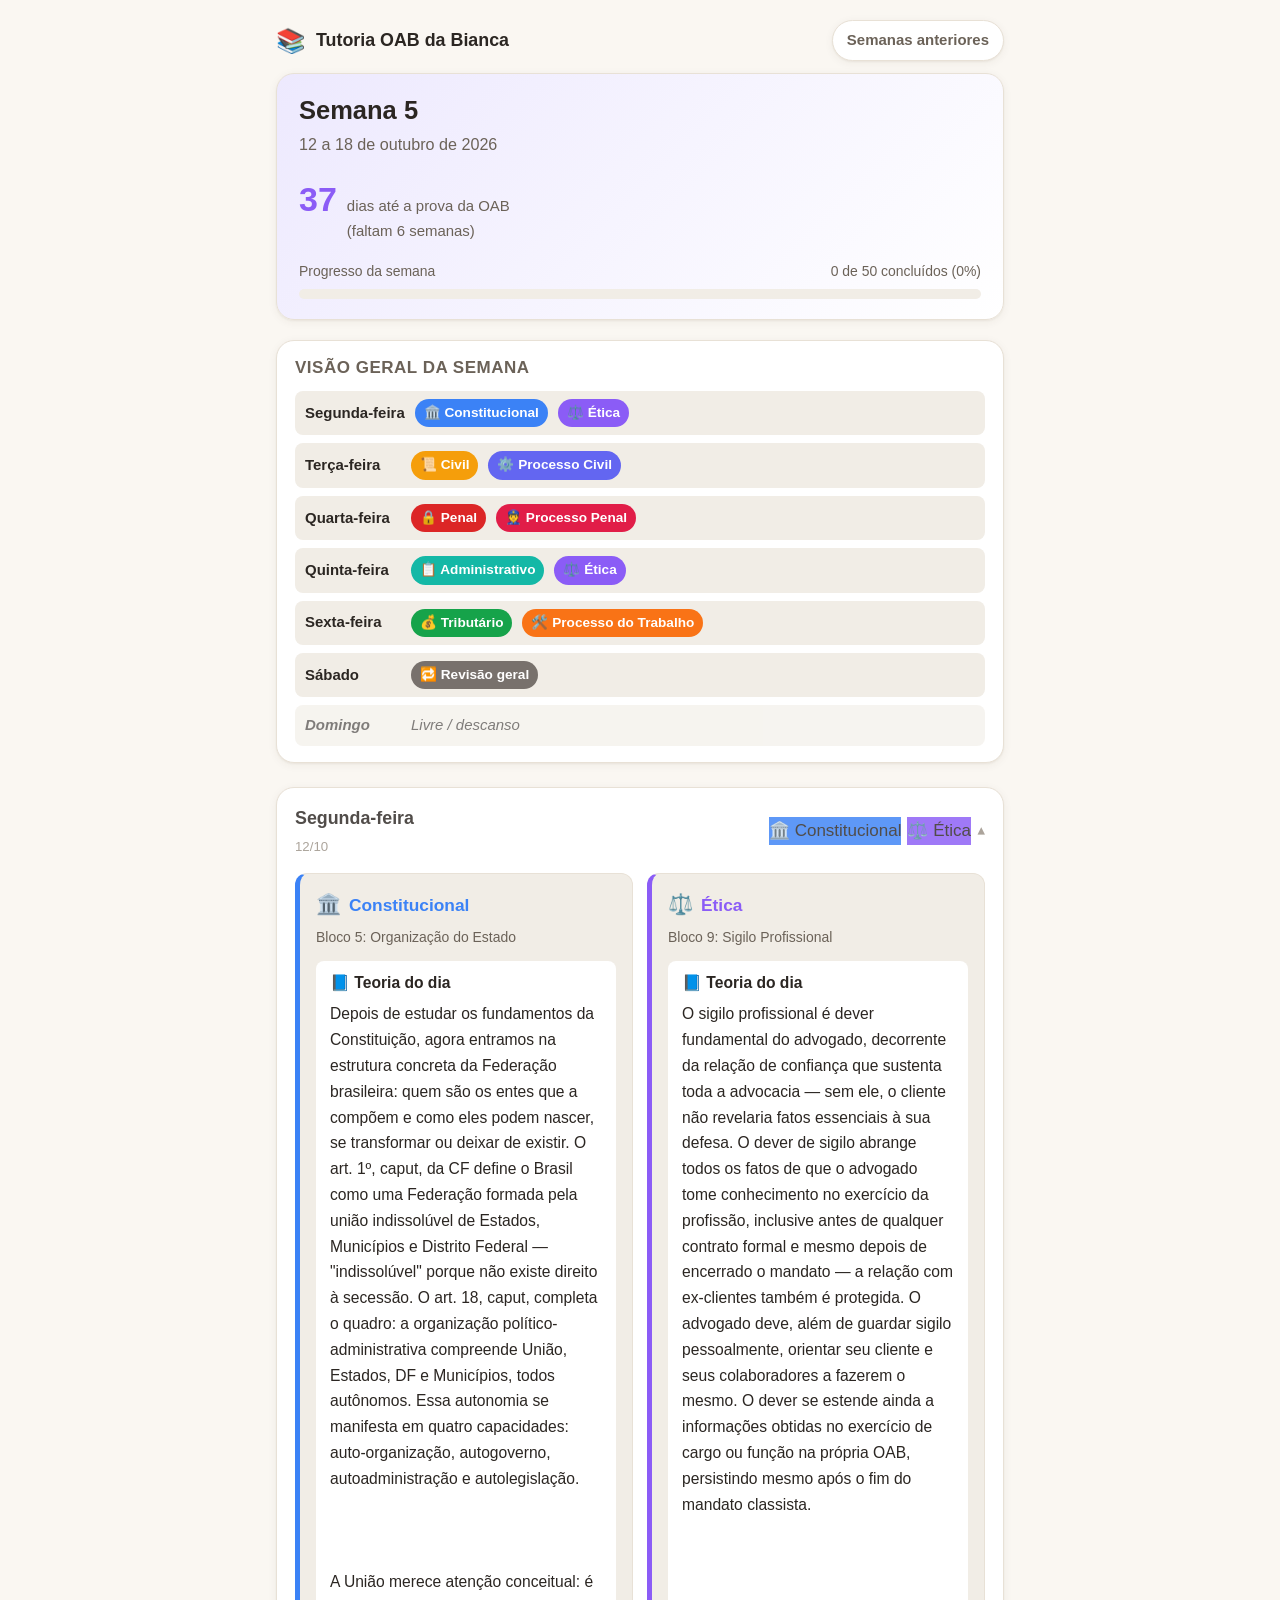
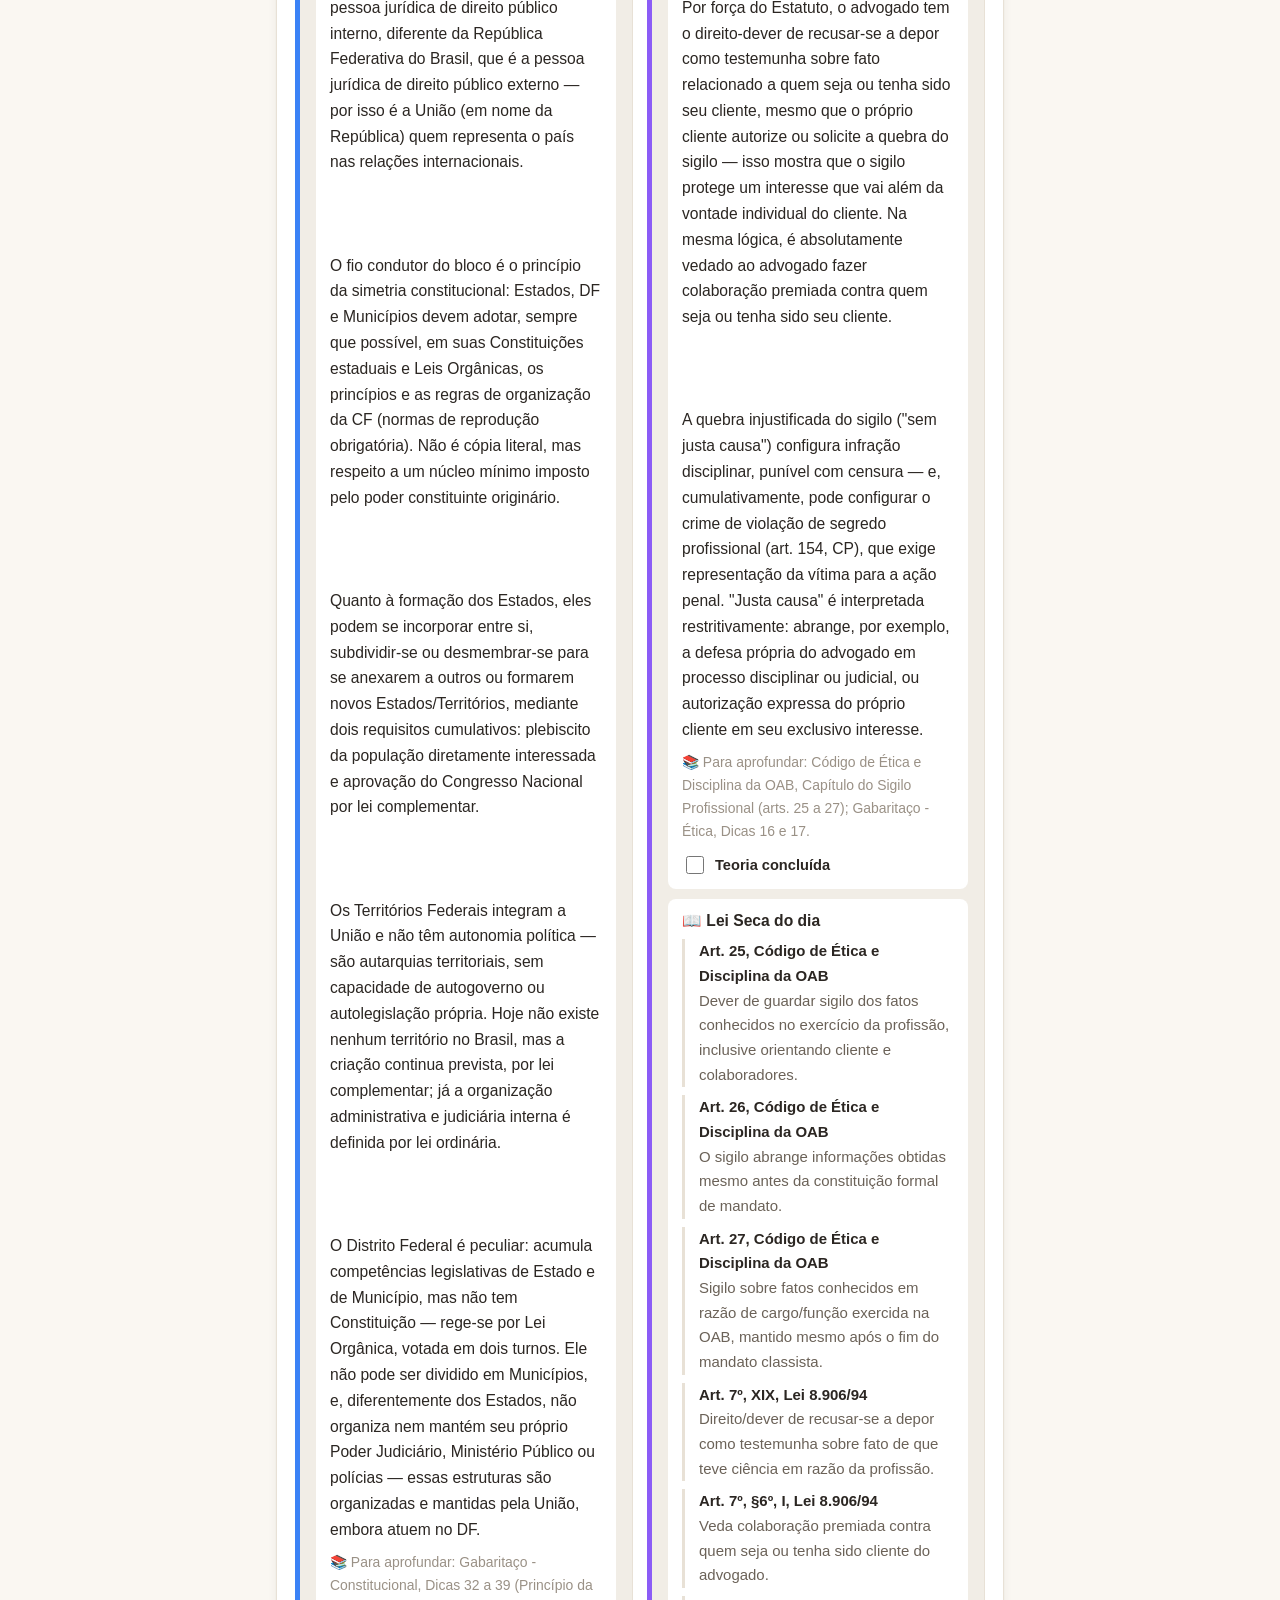
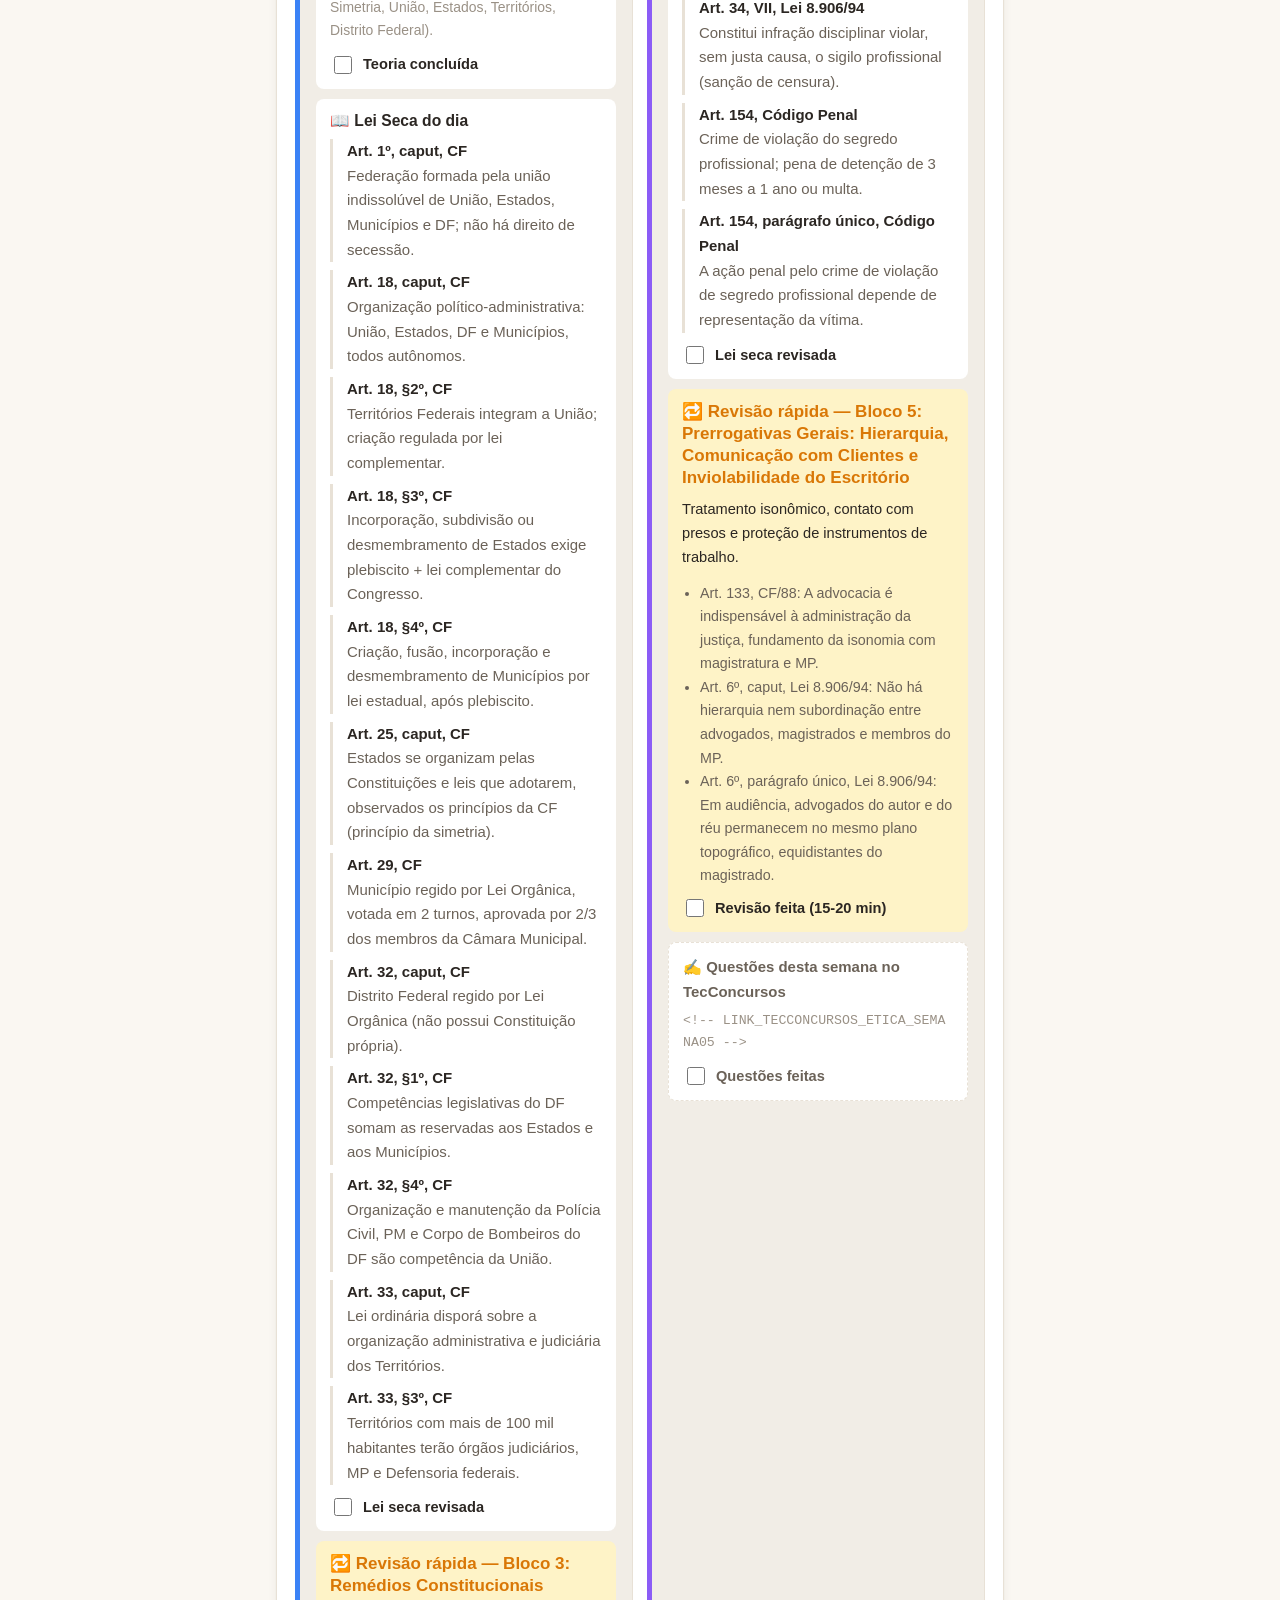
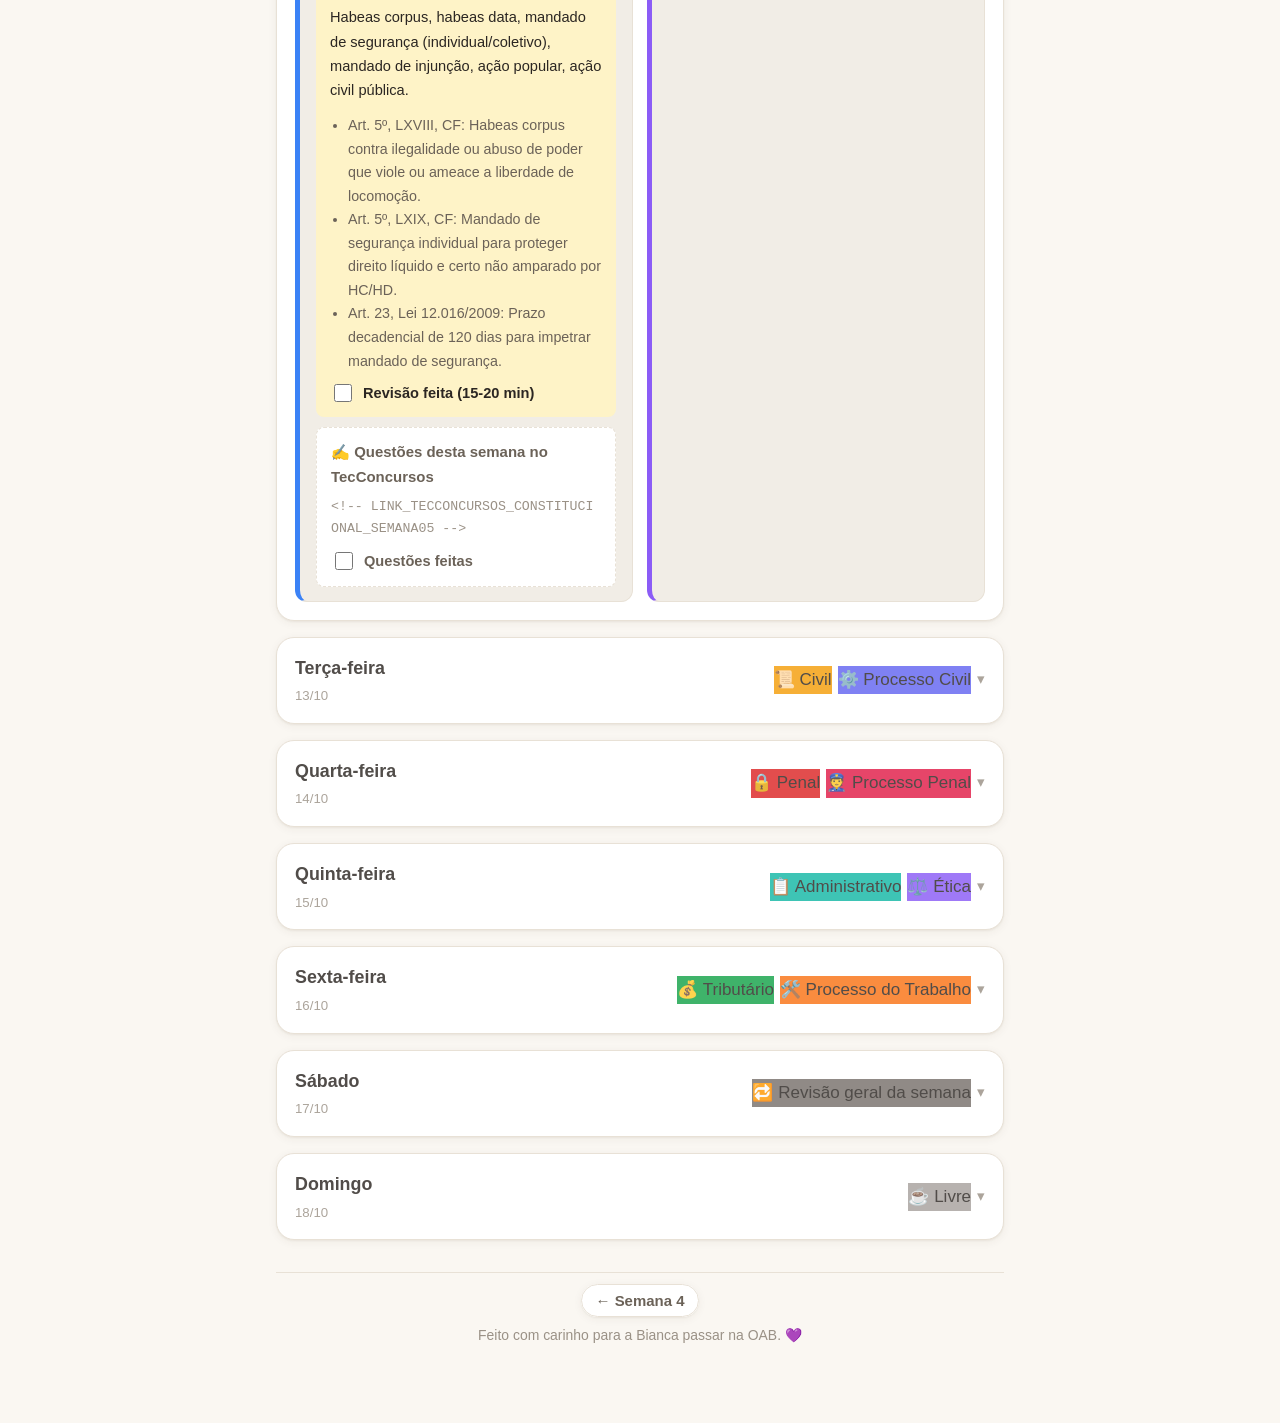
<file: docs/semana-05.html>
<!doctype html>
<html lang="pt-BR">
<head>
<meta charset="utf-8">
<meta name="viewport" content="width=device-width, initial-scale=1">
<title>Semana 5 — Tutoria OAB da Bianca</title>
<link rel="stylesheet" href="style.css?v=2">
</head>
<body>
  <div class="topbar">
    <div class="brand"><span class="logo">📚</span> Tutoria OAB da Bianca</div>
    <a class="nav-link" href="index.html">Semanas anteriores</a>
  </div>

  <div class="hero">
    <h1>Semana 5</h1>
    <p class="subtitle">12 a 18 de outubro de 2026</p>
    <div class="countdown">
      <span class="days" data-countdown-days>—</span>
      <span class="label">dias até a prova da OAB<br>(faltam <span data-countdown-weeks>—</span> semanas)</span>
    </div>
    <div class="progress-wrap">
      <div class="progress-label">
        <span>Progresso da semana</span>
        <span data-progress-text>0 de 0 concluídos (0%)</span>
      </div>
      <div class="progress-track"><div class="progress-fill"></div></div>
    </div>
    <div class="flag-behind" data-flag-behind></div>
  </div>

  <div class="overview">
    <h2>Visão geral da semana</h2>
    <div class="overview-grid">
      <div class="overview-row"><span class="day-name">Segunda-feira</span><span class="subj-chip" style="background:#3b82f6">🏛️ Constitucional</span><span class="subj-chip" style="background:#8b5cf6">⚖️ Ética</span></div>
<div class="overview-row"><span class="day-name">Terça-feira</span><span class="subj-chip" style="background:#f59e0b">📜 Civil</span><span class="subj-chip" style="background:#6366f1">⚙️ Processo Civil</span></div>
<div class="overview-row"><span class="day-name">Quarta-feira</span><span class="subj-chip" style="background:#dc2626">🔒 Penal</span><span class="subj-chip" style="background:#e11d48">👮 Processo Penal</span></div>
<div class="overview-row"><span class="day-name">Quinta-feira</span><span class="subj-chip" style="background:#14b8a6">📋 Administrativo</span><span class="subj-chip" style="background:#8b5cf6">⚖️ Ética</span></div>
<div class="overview-row"><span class="day-name">Sexta-feira</span><span class="subj-chip" style="background:#16a34a">💰 Tributário</span><span class="subj-chip" style="background:#f97316">🛠️ Processo do Trabalho</span></div>
<div class="overview-row"><span class="day-name">Sábado</span><span class="subj-chip" style="background:#78716c">🔁 Revisão geral</span></div>
<div class="overview-row rest"><span class="day-name">Domingo</span>Livre / descanso</div>
    </div>
  </div>

  <details class="day" data-date="2026-10-12" open>
  <summary>
    <div class="day-title">
      <span class="day-name">Segunda-feira</span>
      <span class="day-date">12/10</span>
    </div>
    <div class="day-subjects-preview">
      <span class="today-badge" style="display:none;">HOJE</span>
      <span class="subj-chip" style="background:#3b82f6">🏛️ Constitucional</span><span class="subj-chip" style="background:#8b5cf6">⚖️ Ética</span>
      <span class="chevron">▾</span>
    </div>
  </summary>
  <div class="day-body">
    <div class="subject-grid two-col">
      <div class="subject-card" style="--subj-color:#3b82f6">
<div class="subject-header"><span class="subject-icon">🏛️</span><span class="subject-name">Constitucional</span></div>
<div class="block-title">Bloco 5: Organização do Estado</div>
<div class="section-block">
<h4>📘 Teoria do dia</h4>
<div class="body-text">Depois de estudar os fundamentos da Constituição, agora entramos na estrutura concreta da Federação brasileira: quem são os entes que a compõem e como eles podem nascer, se transformar ou deixar de existir. O art. 1º, caput, da CF define o Brasil como uma Federação formada pela união indissolúvel de Estados, Municípios e Distrito Federal — "indissolúvel" porque não existe direito à secessão. O art. 18, caput, completa o quadro: a organização político-administrativa compreende União, Estados, DF e Municípios, todos autônomos. Essa autonomia se manifesta em quatro capacidades: auto-organização, autogoverno, autoadministração e autolegislação.<br><br><br><br>A União merece atenção conceitual: é pessoa jurídica de direito público interno, diferente da República Federativa do Brasil, que é a pessoa jurídica de direito público externo — por isso é a União (em nome da República) quem representa o país nas relações internacionais.<br><br><br><br>O fio condutor do bloco é o princípio da simetria constitucional: Estados, DF e Municípios devem adotar, sempre que possível, em suas Constituições estaduais e Leis Orgânicas, os princípios e as regras de organização da CF (normas de reprodução obrigatória). Não é cópia literal, mas respeito a um núcleo mínimo imposto pelo poder constituinte originário.<br><br><br><br>Quanto à formação dos Estados, eles podem se incorporar entre si, subdividir-se ou desmembrar-se para se anexarem a outros ou formarem novos Estados/Territórios, mediante dois requisitos cumulativos: plebiscito da população diretamente interessada e aprovação do Congresso Nacional por lei complementar.<br><br><br><br>Os Territórios Federais integram a União e não têm autonomia política — são autarquias territoriais, sem capacidade de autogoverno ou autolegislação própria. Hoje não existe nenhum território no Brasil, mas a criação continua prevista, por lei complementar; já a organização administrativa e judiciária interna é definida por lei ordinária.<br><br><br><br>O Distrito Federal é peculiar: acumula competências legislativas de Estado e de Município, mas não tem Constituição — rege-se por Lei Orgânica, votada em dois turnos. Ele não pode ser dividido em Municípios, e, diferentemente dos Estados, não organiza nem mantém seu próprio Poder Judiciário, Ministério Público ou polícias — essas estruturas são organizadas e mantidas pela União, embora atuem no DF.</div>
<p style="font-size:0.82rem;color:var(--text-faint);margin-top:8px;margin-bottom:10px;">📚 Para aprofundar: Gabaritaço - Constitucional, Dicas 32 a 39 (Princípio da Simetria, União, Estados, Territórios, Distrito Federal).</p>
<label class="check-row"><input type="checkbox" data-check-id="s05:monday:constitucional:teoria:5"> Teoria concluída</label>
</div>
<div class="section-block">
<h4>📖 Lei Seca do dia</h4>
<ul class="lei-seca-list"><li><span class="ref">Art. 1º, caput, CF</span><span class="desc">Federação formada pela união indissolúvel de União, Estados, Municípios e DF; não há direito de secessão.</span></li>
<li><span class="ref">Art. 18, caput, CF</span><span class="desc">Organização político-administrativa: União, Estados, DF e Municípios, todos autônomos.</span></li>
<li><span class="ref">Art. 18, §2º, CF</span><span class="desc">Territórios Federais integram a União; criação regulada por lei complementar.</span></li>
<li><span class="ref">Art. 18, §3º, CF</span><span class="desc">Incorporação, subdivisão ou desmembramento de Estados exige plebiscito + lei complementar do Congresso.</span></li>
<li><span class="ref">Art. 18, §4º, CF</span><span class="desc">Criação, fusão, incorporação e desmembramento de Municípios por lei estadual, após plebiscito.</span></li>
<li><span class="ref">Art. 25, caput, CF</span><span class="desc">Estados se organizam pelas Constituições e leis que adotarem, observados os princípios da CF (princípio da simetria).</span></li>
<li><span class="ref">Art. 29, CF</span><span class="desc">Município regido por Lei Orgânica, votada em 2 turnos, aprovada por 2/3 dos membros da Câmara Municipal.</span></li>
<li><span class="ref">Art. 32, caput, CF</span><span class="desc">Distrito Federal regido por Lei Orgânica (não possui Constituição própria).</span></li>
<li><span class="ref">Art. 32, §1º, CF</span><span class="desc">Competências legislativas do DF somam as reservadas aos Estados e aos Municípios.</span></li>
<li><span class="ref">Art. 32, §4º, CF</span><span class="desc">Organização e manutenção da Polícia Civil, PM e Corpo de Bombeiros do DF são competência da União.</span></li>
<li><span class="ref">Art. 33, caput, CF</span><span class="desc">Lei ordinária disporá sobre a organização administrativa e judiciária dos Territórios.</span></li>
<li><span class="ref">Art. 33, §3º, CF</span><span class="desc">Territórios com mais de 100 mil habitantes terão órgãos judiciários, MP e Defensoria federais.</span></li></ul>
<label class="check-row" style="margin-top:10px;"><input type="checkbox" data-check-id="s05:monday:constitucional:leiseca:5"> Lei seca revisada</label>
</div>
<div class="review-block">
<h4>🔁 Revisão rápida — Bloco 3: Remédios Constitucionais</h4>
<p class="body-text" style="font-size:0.86rem;">Habeas corpus, habeas data, mandado de segurança (individual/coletivo), mandado de injunção, ação popular, ação civil pública.</p><ul style="margin:6px 0 0;padding-left:18px;font-size:0.84rem;color:var(--text-soft);"><li>Art. 5º, LXVIII, CF: Habeas corpus contra ilegalidade ou abuso de poder que viole ou ameace a liberdade de locomoção.</li><li>Art. 5º, LXIX, CF: Mandado de segurança individual para proteger direito líquido e certo não amparado por HC/HD.</li><li>Art. 23, Lei 12.016/2009: Prazo decadencial de 120 dias para impetrar mandado de segurança.</li></ul>
<label class="check-row" style="margin-top:8px;"><input type="checkbox" data-check-id="s05:monday:constitucional:revisao:3"> Revisão feita (15-20 min)</label>
</div>
<div class="questions-box">
✍️ <strong>Questões desta semana no TecConcursos</strong>
<span class="link-placeholder">&lt;!-- LINK_TECCONCURSOS_CONSTITUCIONAL_SEMANA05 --&gt;</span>
<label class="check-row" style="margin-top:10px;"><input type="checkbox" data-check-id="s05:monday:constitucional:questoes:5"> Questões feitas</label>
</div>
</div>
<div class="subject-card" style="--subj-color:#8b5cf6">
<div class="subject-header"><span class="subject-icon">⚖️</span><span class="subject-name">Ética</span></div>
<div class="block-title">Bloco 9: Sigilo Profissional</div>
<div class="section-block">
<h4>📘 Teoria do dia</h4>
<div class="body-text">O sigilo profissional é dever fundamental do advogado, decorrente da relação de confiança que sustenta toda a advocacia — sem ele, o cliente não revelaria fatos essenciais à sua defesa. O dever de sigilo abrange todos os fatos de que o advogado tome conhecimento no exercício da profissão, inclusive antes de qualquer contrato formal e mesmo depois de encerrado o mandato — a relação com ex-clientes também é protegida. O advogado deve, além de guardar sigilo pessoalmente, orientar seu cliente e seus colaboradores a fazerem o mesmo. O dever se estende ainda a informações obtidas no exercício de cargo ou função na própria OAB, persistindo mesmo após o fim do mandato classista.<br><br><br><br>Por força do Estatuto, o advogado tem o direito-dever de recusar-se a depor como testemunha sobre fato relacionado a quem seja ou tenha sido seu cliente, mesmo que o próprio cliente autorize ou solicite a quebra do sigilo — isso mostra que o sigilo protege um interesse que vai além da vontade individual do cliente. Na mesma lógica, é absolutamente vedado ao advogado fazer colaboração premiada contra quem seja ou tenha sido seu cliente.<br><br><br><br>A quebra injustificada do sigilo ("sem justa causa") configura infração disciplinar, punível com censura — e, cumulativamente, pode configurar o crime de violação de segredo profissional (art. 154, CP), que exige representação da vítima para a ação penal. "Justa causa" é interpretada restritivamente: abrange, por exemplo, a defesa própria do advogado em processo disciplinar ou judicial, ou autorização expressa do próprio cliente em seu exclusivo interesse.</div>
<p style="font-size:0.82rem;color:var(--text-faint);margin-top:8px;margin-bottom:10px;">📚 Para aprofundar: Código de Ética e Disciplina da OAB, Capítulo do Sigilo Profissional (arts. 25 a 27); Gabaritaço - Ética, Dicas 16 e 17.</p>
<label class="check-row"><input type="checkbox" data-check-id="s05:monday:etica:teoria:9"> Teoria concluída</label>
</div>
<div class="section-block">
<h4>📖 Lei Seca do dia</h4>
<ul class="lei-seca-list"><li><span class="ref">Art. 25, Código de Ética e Disciplina da OAB</span><span class="desc">Dever de guardar sigilo dos fatos conhecidos no exercício da profissão, inclusive orientando cliente e colaboradores.</span></li>
<li><span class="ref">Art. 26, Código de Ética e Disciplina da OAB</span><span class="desc">O sigilo abrange informações obtidas mesmo antes da constituição formal de mandato.</span></li>
<li><span class="ref">Art. 27, Código de Ética e Disciplina da OAB</span><span class="desc">Sigilo sobre fatos conhecidos em razão de cargo/função exercida na OAB, mantido mesmo após o fim do mandato classista.</span></li>
<li><span class="ref">Art. 7º, XIX, Lei 8.906/94</span><span class="desc">Direito/dever de recusar-se a depor como testemunha sobre fato de que teve ciência em razão da profissão.</span></li>
<li><span class="ref">Art. 7º, §6º, I, Lei 8.906/94</span><span class="desc">Veda colaboração premiada contra quem seja ou tenha sido cliente do advogado.</span></li>
<li><span class="ref">Art. 34, VII, Lei 8.906/94</span><span class="desc">Constitui infração disciplinar violar, sem justa causa, o sigilo profissional (sanção de censura).</span></li>
<li><span class="ref">Art. 154, Código Penal</span><span class="desc">Crime de violação do segredo profissional; pena de detenção de 3 meses a 1 ano ou multa.</span></li>
<li><span class="ref">Art. 154, parágrafo único, Código Penal</span><span class="desc">A ação penal pelo crime de violação de segredo profissional depende de representação da vítima.</span></li></ul>
<label class="check-row" style="margin-top:10px;"><input type="checkbox" data-check-id="s05:monday:etica:leiseca:9"> Lei seca revisada</label>
</div>
<div class="review-block">
<h4>🔁 Revisão rápida — Bloco 5: Prerrogativas Gerais: Hierarquia, Comunicação com Clientes e Inviolabilidade do Escritório</h4>
<p class="body-text" style="font-size:0.86rem;">Tratamento isonômico, contato com presos e proteção de instrumentos de trabalho.</p><ul style="margin:6px 0 0;padding-left:18px;font-size:0.84rem;color:var(--text-soft);"><li>Art. 133, CF/88: A advocacia é indispensável à administração da justiça, fundamento da isonomia com magistratura e MP.</li><li>Art. 6º, caput, Lei 8.906/94: Não há hierarquia nem subordinação entre advogados, magistrados e membros do MP.</li><li>Art. 6º, parágrafo único, Lei 8.906/94: Em audiência, advogados do autor e do réu permanecem no mesmo plano topográfico, equidistantes do magistrado.</li></ul>
<label class="check-row" style="margin-top:8px;"><input type="checkbox" data-check-id="s05:monday:etica:revisao:5"> Revisão feita (15-20 min)</label>
</div>
<div class="questions-box">
✍️ <strong>Questões desta semana no TecConcursos</strong>
<span class="link-placeholder">&lt;!-- LINK_TECCONCURSOS_ETICA_SEMANA05 --&gt;</span>
<label class="check-row" style="margin-top:10px;"><input type="checkbox" data-check-id="s05:monday:etica:questoes:9"> Questões feitas</label>
</div>
</div>
    </div>
  </div>
</details>

<details class="day" data-date="2026-10-13">
  <summary>
    <div class="day-title">
      <span class="day-name">Terça-feira</span>
      <span class="day-date">13/10</span>
    </div>
    <div class="day-subjects-preview">
      <span class="today-badge" style="display:none;">HOJE</span>
      <span class="subj-chip" style="background:#f59e0b">📜 Civil</span><span class="subj-chip" style="background:#6366f1">⚙️ Processo Civil</span>
      <span class="chevron">▾</span>
    </div>
  </summary>
  <div class="day-body">
    <div class="subject-grid two-col">
      <div class="subject-card" style="--subj-color:#f59e0b">
<div class="subject-header"><span class="subject-icon">📜</span><span class="subject-name">Civil</span></div>
<div class="block-title">Bloco 5: Contratos em Espécie I: Compra e Venda e Doação</div>
<div class="section-block">
<h4>📘 Teoria do dia</h4>
<div class="body-text">O contrato de compra e venda é bilateral e oneroso: uma parte se obriga a transferir o domínio de uma coisa, e a outra, a pagar o preço em dinheiro. Importante não confundir o contrato — que é apenas título, uma promessa de transmitir — com a transferência da propriedade em si: para bens móveis ela ocorre pela tradição (entrega), e para imóveis, pelo registro no cartório. Entre as modalidades especiais estão a venda ad corpus (coisa certa) e ad mensuram (por medida, cabendo complemento ou abatimento se a área não corresponder); a venda a contento, que só se completa após o agrado do comprador; e a retrovenda, em que o vendedor de imóvel reserva o direito de recobrar a coisa em até 3 anos.<br><br><br><br>Duas restrições merecem atenção redobrada para a prova. Primeiro, a venda de ascendente a descendente: é anulável se não houver consentimento dos demais descendentes e do cônjuge do alienante. Segundo, a venda entre cônjuges: é lícita, mas só quanto a bens excluídos da comunhão; vender bem que integra o patrimônio comum é nulo.<br><br><br><br>Já a doação é a transferência gratuita de bens por liberalidade, aceita pelo donatário. Exige escritura pública ou instrumento particular; a doação verbal só vale para bem móvel de pequeno valor com tradição imediata. É nula a doação de todos os bens sem reserva do necessário à subsistência do doador, e nula a doação inoficiosa, isto é, a parcela que excede o que o doador poderia dispor em testamento, respeitando a legítima dos herdeiros necessários. A doação entre ascendente e descendente, ou entre cônjuges, importa adiantamento de herança e deve ser colacionada no inventário.<br><br><br><br>A doação pode ser revogada por ingratidão do donatário (hipóteses taxativas: atentado à vida, ofensa física, injúria/calúnia grave, recusa de alimentos) ou por inexecução do encargo, no prazo de 1 ano a contar do conhecimento do fato. Esse direito é personalíssimo: não passa aos herdeiros do doador nem atinge os do donatário, salvo a ação já iniciada.</div>
<p style="font-size:0.82rem;color:var(--text-faint);margin-top:8px;margin-bottom:10px;">📚 Para aprofundar: Gabaritaço - Civil, Dicas 29 a 33 (Compra e Venda e Doação); Revisão - Civil, seção "Contratos em Espécie".</p>
<label class="check-row"><input type="checkbox" data-check-id="s05:tuesday:civil:teoria:5"> Teoria concluída</label>
</div>
<div class="section-block">
<h4>📖 Lei Seca do dia</h4>
<ul class="lei-seca-list"><li><span class="ref">Art. 481, CC</span><span class="desc">Conceito do contrato de compra e venda: um contratante transfere o domínio da coisa, o outro paga o preço em dinheiro.</span></li>
<li><span class="ref">Art. 489, CC</span><span class="desc">Venda a contento: só se reputa perfeita depois que o comprador manifesta seu agrado.</span></li>
<li><span class="ref">Art. 496, CC</span><span class="desc">Venda de ascendente a descendente é anulável sem o consentimento dos demais descendentes e do cônjuge do alienante.</span></li>
<li><span class="ref">Art. 499, CC</span><span class="desc">É lícita a compra e venda entre cônjuges, quanto a bens excluídos da comunhão.</span></li>
<li><span class="ref">Art. 500, CC</span><span class="desc">Na venda ad mensuram, cabe complemento da área ou abatimento do preço se não corresponder às dimensões dadas.</span></li>
<li><span class="ref">Art. 505, CC</span><span class="desc">Retrovenda: o vendedor de bem imóvel pode reservar o direito de recobrá-lo em até 3 anos.</span></li>
<li><span class="ref">Art. 538, CC</span><span class="desc">Conceito de doação: liberalidade pela qual o doador transfere bens ou vantagens de seu patrimônio para o donatário.</span></li>
<li><span class="ref">Art. 541, CC</span><span class="desc">A doação faz-se por escritura pública ou instrumento particular; doação verbal só é válida para bem móvel de pequeno valor com tradição imediata.</span></li>
<li><span class="ref">Art. 544, CC</span><span class="desc">Doação de ascendente a descendente, ou entre cônjuges, importa adiantamento da herança (sujeita a colação).</span></li>
<li><span class="ref">Art. 548, CC</span><span class="desc">É nula a doação de todos os bens do doador sem reserva do necessário à sua subsistência.</span></li>
<li><span class="ref">Art. 549, CC</span><span class="desc">É nula a doação inoficiosa, na parte que exceder o que o doador poderia dispor em testamento.</span></li>
<li><span class="ref">Art. 555, CC</span><span class="desc">A doação pode ser revogada por ingratidão do donatário ou por inexecução do encargo.</span></li>
<li><span class="ref">Art. 557, CC</span><span class="desc">Hipóteses taxativas de ingratidão: atentado contra a vida, ofensa física, injúria/calúnia grave, ou recusa de alimentos ao doador necessitado.</span></li>
<li><span class="ref">Art. 559, CC</span><span class="desc">Prazo de 1 ano, a contar do conhecimento do fato, para pleitear a revogação da doação por ingratidão.</span></li></ul>
<label class="check-row" style="margin-top:10px;"><input type="checkbox" data-check-id="s05:tuesday:civil:leiseca:5"> Lei seca revisada</label>
</div>
<div class="review-block">
<h4>🔁 Revisão rápida — Bloco 3: Obrigações: Inadimplemento</h4>
<p class="body-text" style="font-size:0.86rem;">Inadimplemento absoluto/relativo, mora do devedor e do credor, juros, cláusula penal e arras.</p><ul style="margin:6px 0 0;padding-left:18px;font-size:0.84rem;color:var(--text-soft);"><li>Art. 389, CC: Não cumprida a obrigação, o devedor responde por perdas e danos, juros, atualização monetária e honorários de advogado.</li><li>Art. 394, CC: Considera-se em mora o devedor que não paga e o credor que não quer receber no tempo, lugar e forma devidos.</li><li>Art. 395, CC: O devedor em mora responde pelos prejuízos que causar, mais juros e atualização monetária; se a prestação ficar inútil, o credor pode enjeitá-la e exigir perdas e danos.</li></ul>
<label class="check-row" style="margin-top:8px;"><input type="checkbox" data-check-id="s05:tuesday:civil:revisao:3"> Revisão feita (15-20 min)</label>
</div>
<div class="questions-box">
✍️ <strong>Questões desta semana no TecConcursos</strong>
<span class="link-placeholder">&lt;!-- LINK_TECCONCURSOS_CIVIL_SEMANA05 --&gt;</span>
<label class="check-row" style="margin-top:10px;"><input type="checkbox" data-check-id="s05:tuesday:civil:questoes:5"> Questões feitas</label>
</div>
</div>
<div class="subject-card" style="--subj-color:#6366f1">
<div class="subject-header"><span class="subject-icon">⚙️</span><span class="subject-name">Processo Civil</span></div>
<div class="block-title">Bloco 5: Tutela Provisória</div>
<div class="section-block">
<h4>📘 Teoria do dia</h4>
<div class="body-text">A tutela provisória é o instrumento que permite ao juiz antecipar, mesmo antes do trânsito em julgado, um provimento jurisdicional que normalmente só viria ao final do processo. Ela se divide em duas espécies: tutela de urgência e tutela de evidência.<br><br><br><br>A tutela de urgência exige dois requisitos cumulativos: probabilidade do direito e perigo de dano ou risco ao resultado útil do processo. Subdivide-se em cautelar e antecipada. A cautelar protege o direito para que ele possa ser satisfeito no futuro, sem satisfazê-lo de imediato. A antecipada, ao contrário, satisfaz desde já, na prática, o próprio direito pleiteado. Por isso, a antecipada não pode ser concedida quando houver risco de irreversibilidade dos efeitos.<br><br><br><br>Ambas podem ser requeridas de forma antecedente (antes do ajuizamento da ação principal) ou incidental (no curso do processo já instaurado). Na tutela cautelar antecedente, concedida a medida, o autor deve formular o pedido principal nos mesmos autos em até 30 dias, sob pena de cessação de eficácia. Já na tutela antecipada antecedente, o procedimento é peculiar: o autor formula apenas o pedido de tutela, indicando a lide e a urgência; concedida, deve aditar a petição inicial em 15 dias; e, se o réu não recorrer da decisão concessiva, ocorre a estabilização da tutela — o processo é extinto e a tutela permanece eficaz, mas essa estabilização NÃO faz coisa julgada: qualquer das partes pode propor ação autônoma para revisar, reformar ou invalidar a decisão, no prazo de 2 anos.<br><br><br><br>Já a tutela de evidência dispensa a demonstração de urgência — basta que o direito alegado seja evidente: abuso do direito de defesa ou manobra protelatória; tese firmada em julgamento repetitivo ou súmula vinculante; pedido de restituição de bem com prova documental de contrato de depósito; ou petição inicial bem instruída, sem que o réu crie dúvida razoável. Cabe apenas de forma incidental e, em algumas hipóteses, pode até ser concedida liminarmente, sem ouvir o réu antes.</div>
<p style="font-size:0.82rem;color:var(--text-faint);margin-top:8px;margin-bottom:10px;">📚 Para aprofundar: Gabaritaço - Processo Civil, Dicas 24 a 30 (Tutela Provisória); Revisão - Processo Civil, seção "Tutela Provisória".</p>
<label class="check-row"><input type="checkbox" data-check-id="s05:tuesday:processoCivil:teoria:5"> Teoria concluída</label>
</div>
<div class="section-block">
<h4>📖 Lei Seca do dia</h4>
<ul class="lei-seca-list"><li><span class="ref">Art. 294, CPC</span><span class="desc">A tutela provisória pode ser de urgência (cautelar ou antecipada) ou de evidência, em caráter antecedente ou incidental.</span></li>
<li><span class="ref">Art. 300, CPC</span><span class="desc">Requisitos da tutela de urgência: probabilidade do direito e perigo de dano; veda a tutela antecipada quando houver risco de irreversibilidade.</span></li>
<li><span class="ref">Art. 302, CPC</span><span class="desc">A parte responde objetivamente pelo prejuízo causado pela efetivação da tutela de urgência.</span></li>
<li><span class="ref">Art. 303, CPC</span><span class="desc">Disciplina o procedimento da tutela antecipada antecedente, com aditamento obrigatório da petição inicial em 15 dias.</span></li>
<li><span class="ref">Art. 304, CPC</span><span class="desc">Estabilização da tutela antecipada antecedente não impugnada: extinção sem coisa julgada, com prazo de 2 anos para ação de revisão.</span></li>
<li><span class="ref">Art. 308, CPC</span><span class="desc">Na tutela cautelar antecedente efetivada, o pedido principal deve ser formulado em até 30 dias, nos mesmos autos.</span></li>
<li><span class="ref">Art. 309, CPC</span><span class="desc">Hipóteses de cessação da eficácia da tutela concedida em caráter antecedente.</span></li>
<li><span class="ref">Art. 310, CPC</span><span class="desc">O indeferimento da tutela cautelar não impede o ajuizamento da ação principal nem influi no seu julgamento.</span></li>
<li><span class="ref">Art. 311, CPC</span><span class="desc">Hipóteses de tutela de evidência, dispensada a demonstração de perigo de dano.</span></li>
<li><span class="ref">Art. 1.015, I, CPC</span><span class="desc">Cabe agravo de instrumento contra a decisão interlocutória que versar sobre tutelas provisórias.</span></li></ul>
<label class="check-row" style="margin-top:10px;"><input type="checkbox" data-check-id="s05:tuesday:processoCivil:leiseca:5"> Lei seca revisada</label>
</div>
<div class="review-block">
<h4>🔁 Revisão rápida — Bloco 3: Intervenção de Terceiros</h4>
<p class="body-text" style="font-size:0.86rem;">Assistência, denunciação da lide, chamamento ao processo, incidente de desconsideração da personalidade jurídica (IDPJ) e amicus curiae.</p><ul style="margin:6px 0 0;padding-left:18px;font-size:0.84rem;color:var(--text-soft);"><li>Art. 119, CPC: Legitimidade e requisito de interesse jurídico para requerer assistência a qualquer das partes.</li><li>Art. 121, CPC: Assistente simples atua como auxiliar da parte assistida, sujeitando-se aos mesmos ônus processuais dela.</li><li>Art. 122, CPC: Na assistência litisconsorcial, o assistente é considerado litisconsorte da parte principal.</li></ul>
<label class="check-row" style="margin-top:8px;"><input type="checkbox" data-check-id="s05:tuesday:processoCivil:revisao:3"> Revisão feita (15-20 min)</label>
</div>
<div class="questions-box">
✍️ <strong>Questões desta semana no TecConcursos</strong>
<span class="link-placeholder">&lt;!-- LINK_TECCONCURSOS_PROCESSOCIVIL_SEMANA05 --&gt;</span>
<label class="check-row" style="margin-top:10px;"><input type="checkbox" data-check-id="s05:tuesday:processoCivil:questoes:5"> Questões feitas</label>
</div>
</div>
    </div>
  </div>
</details>

<details class="day" data-date="2026-10-14">
  <summary>
    <div class="day-title">
      <span class="day-name">Quarta-feira</span>
      <span class="day-date">14/10</span>
    </div>
    <div class="day-subjects-preview">
      <span class="today-badge" style="display:none;">HOJE</span>
      <span class="subj-chip" style="background:#dc2626">🔒 Penal</span><span class="subj-chip" style="background:#e11d48">👮 Processo Penal</span>
      <span class="chevron">▾</span>
    </div>
  </summary>
  <div class="day-body">
    <div class="subject-grid two-col">
      <div class="subject-card" style="--subj-color:#dc2626">
<div class="subject-header"><span class="subject-icon">🔒</span><span class="subject-name">Penal</span></div>
<div class="block-title">Bloco 5: Das Penas I — Espécies de Pena e Dosimetria</div>
<div class="section-block">
<h4>📘 Teoria do dia</h4>
<div class="body-text">O Código Penal prevê três espécies de pena privativa de liberdade: reclusão (cumprida em qualquer regime), detenção (cumprida apenas em regime semiaberto ou aberto, salvo regressão) e prisão simples (exclusiva das contravenções penais). A escolha do regime inicial depende da quantidade de pena fixada e das circunstâncias judiciais: regime fechado para pena superior a 8 anos; semiaberto para pena superior a 4 e até 8 anos; e aberto para pena de até 4 anos, desde que as circunstâncias judiciais sejam favoráveis — mas o juiz pode fixar regime mais rigoroso se as circunstâncias forem desfavoráveis, mesmo dentro da faixa de pena mais branda.<br><br><br><br>O coração deste bloco é o sistema trifásico de dosimetria da pena, usado para transformar a pena abstrata do tipo penal na pena concreta aplicada ao réu. Na 1ª fase, fixa-se a pena-base dentro dos limites mínimo e máximo do tipo, a partir das oito circunstâncias judiciais: culpabilidade, antecedentes, conduta social, personalidade do agente, motivos, circunstâncias e consequências do crime, e comportamento da vítima. Atenção: é vedado usar inquéritos policiais ou ações penais em curso (sem trânsito em julgado) para agravar a pena-base.<br><br><br><br>Na 2ª fase, aplicam-se as agravantes e atenuantes genéricas, respeitando o limite mínimo e máximo previsto no tipo — nunca podem extrapolá-lo. A reincidência (novo crime após trânsito em julgado de condenação anterior) é a principal agravante, mas não pode ser considerada simultaneamente como reincidência e como maus antecedentes na pena-base — seria bis in idem.<br><br><br><br>Na 3ª fase, incidem as causas de aumento e de diminuição, que são frações fixas ou variáveis e, diferente das fases anteriores, podem extrapolar os limites mínimo/máximo do tipo. Havendo concurso de causas de aumento e diminuição na Parte Especial, o juiz pode limitar-se a um só aumento e uma só diminuição, prevalecendo a que mais aumente ou mais diminua.</div>
<p style="font-size:0.82rem;color:var(--text-faint);margin-top:8px;margin-bottom:10px;">📚 Para aprofundar: Gabaritaço - Penal, Dicas 29 a 35 (Regimes Prisionais e Dosimetria) e Dicas 38-39 (Reincidência); Revisão - Penal, seções "Das Penas" e "Dosimetria da Pena".</p>
<label class="check-row"><input type="checkbox" data-check-id="s05:wednesday:penal:teoria:5"> Teoria concluída</label>
</div>
<div class="section-block">
<h4>📖 Lei Seca do dia</h4>
<ul class="lei-seca-list"><li><span class="ref">Art. 33, caput, CP</span><span class="desc">Reclusão é cumprida em qualquer regime; detenção só em semiaberto ou aberto.</span></li>
<li><span class="ref">Art. 33, §2º, CP</span><span class="desc">Critério de regime inicial: fechado (&gt;8 anos), semiaberto (&gt;4 e ≤8 anos), aberto (≤4 anos).</span></li>
<li><span class="ref">Art. 59, CP</span><span class="desc">Circunstâncias judiciais para fixação da pena-base na 1ª fase da dosimetria.</span></li>
<li><span class="ref">Art. 61, CP</span><span class="desc">Agravantes genéricas (reincidência e outras), aplicadas quando não constituem ou qualificam o crime.</span></li>
<li><span class="ref">Art. 63, CP</span><span class="desc">Conceito legal de reincidência: novo crime após trânsito em julgado de condenação anterior.</span></li>
<li><span class="ref">Art. 65, CP</span><span class="desc">Atenuantes genéricas (menoridade relativa, senilidade, confissão espontânea, motivo relevante) — sempre atenuam.</span></li>
<li><span class="ref">Art. 68, caput, CP</span><span class="desc">Sistema trifásico: pena-base → agravantes/atenuantes → causas de aumento/diminuição.</span></li>
<li><span class="ref">Art. 68, parágrafo único, CP</span><span class="desc">No concurso de causas de aumento/diminuição da Parte Especial, o juiz pode limitar-se a um só aumento e uma só diminuição.</span></li>
<li><span class="ref">Súmula 444, STJ</span><span class="desc">É vedada a utilização de inquéritos policiais e ações penais em curso para agravar a pena-base.</span></li>
<li><span class="ref">Súmula 241, STJ</span><span class="desc">A reincidência não pode ser considerada simultaneamente como agravante e como maus antecedentes, sob pena de bis in idem.</span></li></ul>
<label class="check-row" style="margin-top:10px;"><input type="checkbox" data-check-id="s05:wednesday:penal:leiseca:5"> Lei seca revisada</label>
</div>
<div class="review-block">
<h4>🔁 Revisão rápida — Bloco 3: Ilicitude e Culpabilidade</h4>
<p class="body-text" style="font-size:0.86rem;">Excludentes de ilicitude (legítima defesa, estado de necessidade, estrito cumprimento do dever legal, exercício regular de direito), imputabilidade, embriaguez, erro de proibição.</p><ul style="margin:6px 0 0;padding-left:18px;font-size:0.84rem;color:var(--text-soft);"><li>Art. 23, CP: Rol das excludentes de ilicitude: estado de necessidade, legítima defesa, estrito cumprimento do dever legal e exercício regular de direito.</li><li>Art. 24, CP: Estado de necessidade: sacrifício de bem alheio para salvar de perigo atual não provocado e inevitável.</li><li>Art. 25, CP: Legítima defesa: uso moderado dos meios necessários para repelir injusta agressão atual ou iminente.</li></ul>
<label class="check-row" style="margin-top:8px;"><input type="checkbox" data-check-id="s05:wednesday:penal:revisao:3"> Revisão feita (15-20 min)</label>
</div>
<div class="questions-box">
✍️ <strong>Questões desta semana no TecConcursos</strong>
<span class="link-placeholder">&lt;!-- LINK_TECCONCURSOS_PENAL_SEMANA05 --&gt;</span>
<label class="check-row" style="margin-top:10px;"><input type="checkbox" data-check-id="s05:wednesday:penal:questoes:5"> Questões feitas</label>
</div>
</div>
<div class="subject-card" style="--subj-color:#e11d48">
<div class="subject-header"><span class="subject-icon">👮</span><span class="subject-name">Processo Penal</span></div>
<div class="block-title">Bloco 5: Provas Pessoais: Interrogatório, Confissão, Depoimento e Prova Testemunhal</div>
<div class="section-block">
<h4>📘 Teoria do dia</h4>
<div class="body-text">Depois de tratar das provas em geral, o roteiro chega às "provas pessoais" — aquelas que dependem da palavra de alguém. O interrogatório do acusado é o último ato da instrução e é também o momento de autodefesa do réu: ele deve estar sempre acompanhado de advogado e, havendo corréus, cada um é interrogado separadamente. O réu tem direito constitucional ao silêncio — pode se calar total ou parcialmente, sem que isso seja interpretado como confissão ou em seu prejuízo — e não pode ser conduzido coercitivamente para esse ato. Também não é obrigado a participar de acareações, reconhecimentos ou reconstituições (princípio da não autoincriminação). O interrogatório por videoconferência é excepcional, cabendo só por decisão fundamentada.<br><br><br><br>A confissão é o ato pelo qual o acusado admite, total ou parcialmente, os fatos que lhe são imputados. Para valer, precisa ser livre e espontânea: se obtida por coação, ameaça ou promessa de vantagem, é prova ilícita. Mesmo válida, a confissão não dispensa o juiz de confrontá-la com as demais provas dos autos, e é divisível e retratável. Mesmo assim, ela funciona como atenuante genérica, inclusive se usada para formar o convencimento do julgador apesar da retratação.<br><br><br><br>A vítima também é ouvida sobre as circunstâncias do crime, a identidade do autor e eventuais provas — sem prestar compromisso de dizer a verdade.<br><br><br><br>Já a testemunha presta compromisso e depõe oralmente, sendo ouvida individualmente. A lei distingue quem pode se recusar a depor por vínculo familiar (ascendentes, descendentes, cônjuge, irmão — salvo se não houver outro meio de prova) de quem é proibido de depor por sigilo profissional. O número máximo de testemunhas varia por procedimento. Por fim, a acareação confronta presencialmente pessoas cujos relatos sejam divergentes sobre um fato relevante, inclusive por carta precatória.</div>
<p style="font-size:0.82rem;color:var(--text-faint);margin-top:8px;margin-bottom:10px;">📚 Para aprofundar: Gabaritaço - Processo Penal, Dicas 27 a 31 (Interrogatório, Confissão, Prova Testemunhal, Acareação); Revisão - Processo Penal, seção "Provas".</p>
<label class="check-row"><input type="checkbox" data-check-id="s05:wednesday:processoPenal:teoria:5"> Teoria concluída</label>
</div>
<div class="section-block">
<h4>📖 Lei Seca do dia</h4>
<ul class="lei-seca-list"><li><span class="ref">Art. 185, CPP</span><span class="desc">Interrogatório exige presença de defensor; videoconferência só excepcional e por decisão fundamentada.</span></li>
<li><span class="ref">Art. 186, CPP</span><span class="desc">Direito de permanecer calado, sem interpretação em prejuízo da defesa.</span></li>
<li><span class="ref">Art. 191, CPP</span><span class="desc">Havendo mais de um acusado, interrogatórios são feitos separadamente.</span></li>
<li><span class="ref">Art. 197, CPP</span><span class="desc">A confissão deve ser confrontada com as demais provas do processo.</span></li>
<li><span class="ref">Art. 200, CPP</span><span class="desc">A confissão é divisível e retratável.</span></li>
<li><span class="ref">Art. 201, CPP</span><span class="desc">Oitiva do ofendido sobre as circunstâncias, autoria e provas do crime.</span></li>
<li><span class="ref">Art. 203, CPP</span><span class="desc">A testemunha presta compromisso de dizer a verdade.</span></li>
<li><span class="ref">Art. 206, CPP</span><span class="desc">Parentes próximos podem se recusar a depor, salvo impossibilidade de outra prova.</span></li>
<li><span class="ref">Art. 207, CPP</span><span class="desc">Proibidos de depor por sigilo profissional, salvo desobrigados pela parte interessada.</span></li>
<li><span class="ref">Art. 229, CPP</span><span class="desc">Acareação cabe entre acusados, testemunhas e vítimas com depoimentos divergentes.</span></li>
<li><span class="ref">Art. 400, CPP</span><span class="desc">Ordem dos atos na instrução: interrogatório do acusado é o último.</span></li>
<li><span class="ref">Súmula 545, STJ</span><span class="desc">Confissão usada para formar a convicção do juiz dá direito à atenuante, mesmo se retratada.</span></li></ul>
<label class="check-row" style="margin-top:10px;"><input type="checkbox" data-check-id="s05:wednesday:processoPenal:leiseca:5"> Lei seca revisada</label>
</div>
<div class="review-block">
<h4>🔁 Revisão rápida — Bloco 3: Competência em Processo Penal</h4>
<p class="body-text" style="font-size:0.86rem;">Competência absoluta x relativa, lugar da infração, conexão/continência, prevenção, foro por prerrogativa de função.</p><ul style="margin:6px 0 0;padding-left:18px;font-size:0.84rem;color:var(--text-soft);"><li>Art. 69, CPP: Rol dos critérios determinantes da competência.</li><li>Art. 70, CPP: Regra geral: competência pelo lugar da consumação (ou último ato de execução, na tentativa).</li><li>Art. 70, §4º, CPP: Regra especial de competência territorial no estelionato eletrônico (domicílio da vítima).</li></ul>
<label class="check-row" style="margin-top:8px;"><input type="checkbox" data-check-id="s05:wednesday:processoPenal:revisao:3"> Revisão feita (15-20 min)</label>
</div>
<div class="questions-box">
✍️ <strong>Questões desta semana no TecConcursos</strong>
<span class="link-placeholder">&lt;!-- LINK_TECCONCURSOS_PROCESSOPENAL_SEMANA05 --&gt;</span>
<label class="check-row" style="margin-top:10px;"><input type="checkbox" data-check-id="s05:wednesday:processoPenal:questoes:5"> Questões feitas</label>
</div>
</div>
    </div>
  </div>
</details>

<details class="day" data-date="2026-10-15">
  <summary>
    <div class="day-title">
      <span class="day-name">Quinta-feira</span>
      <span class="day-date">15/10</span>
    </div>
    <div class="day-subjects-preview">
      <span class="today-badge" style="display:none;">HOJE</span>
      <span class="subj-chip" style="background:#14b8a6">📋 Administrativo</span><span class="subj-chip" style="background:#8b5cf6">⚖️ Ética</span>
      <span class="chevron">▾</span>
    </div>
  </summary>
  <div class="day-body">
    <div class="subject-grid two-col">
      <div class="subject-card" style="--subj-color:#14b8a6">
<div class="subject-header"><span class="subject-icon">📋</span><span class="subject-name">Administrativo</span></div>
<div class="block-title">Bloco 5: Atos Administrativos</div>
<div class="section-block">
<h4>📘 Teoria do dia</h4>
<div class="body-text">Ato administrativo é toda manifestação unilateral de vontade da Administração Pública, regida pelo direito público, que produz efeitos jurídicos imediatos visando a um fim público. Diferencia-se do ato da administração, categoria mais ampla que engloba também atos puramente materiais, que não traduzem manifestação de vontade com efeito jurídico próprio.<br><br><br><br>Todo ato administrativo possui cinco requisitos (elementos). Competência, forma e finalidade são sempre elementos vinculados: a lei define exatamente quem pode praticar o ato, como ele deve se formalizar e qual objetivo de interesse público ele persegue. Já objeto e motivo podem ser vinculados ou discricionários, dependendo do caso. É importante não confundir motivo com motivação: motivo é a razão que levou à prática do ato; motivação é a exposição expressa, por escrito, dessa razão. Todo ato precisa ter motivo, mas nem todo ato precisa ser motivado — é o caso clássico da exoneração de cargo de livre nomeação, em que o motivo decorre da própria competência discricionária de quem nomeia.<br><br><br><br>Daí a distinção entre ato vinculado e ato discricionário: no vinculado, a lei esgota todos os elementos, sem deixar opção ao agente; no discricionário, a lei confere margem de escolha quanto à conveniência e oportunidade (mérito administrativo), sempre dentro dos limites da razoabilidade e proporcionalidade — discricionariedade nunca é sinônimo de arbitrariedade. Por isso, o controle judicial sobre atos discricionários fica restrito à legalidade, sem que o Judiciário possa substituir o juízo de mérito do administrador.<br><br><br><br>Os atributos do ato administrativo são: presunção de legitimidade e veracidade (presume-se, relativamente, que o ato foi editado conforme a lei); imperatividade (a Administração impõe obrigações unilateralmente); exigibilidade (usa meios indiretos de coerção, como multas); e autoexecutoriedade (executa o ato sem precisar de autorização judicial prévia).<br><br><br><br>Por fim, vale o gancho com a autotutela: a Administração pode anular, de ofício ou por provocação, atos ilegais, e revogar atos válidos mas inconvenientes por razões de mérito — sempre respeitando direitos adquiridos e sujeito a controle judicial de legalidade.</div>
<p style="font-size:0.82rem;color:var(--text-faint);margin-top:8px;margin-bottom:10px;">📚 Para aprofundar: Gabaritaço - Administrativo, Dicas 27 a 35 (Atos Administrativos).</p>
<label class="check-row"><input type="checkbox" data-check-id="s05:thursday:administrativo:teoria:5"> Teoria concluída</label>
</div>
<div class="section-block">
<h4>📖 Lei Seca do dia</h4>
<ul class="lei-seca-list"><li><span class="ref">Art. 37, II, CF/88</span><span class="desc">Exoneração de cargo de livre nomeação dispensa motivação expressa.</span></li>
<li><span class="ref">Art. 11, Lei 9.784/99</span><span class="desc">A competência administrativa é irrenunciável e se exerce pelo órgão a que foi atribuída.</span></li>
<li><span class="ref">Art. 12, Lei 9.784/99</span><span class="desc">Permite a delegação de competência a órgão ou agente não hierarquicamente subordinado, quando conveniente.</span></li>
<li><span class="ref">Art. 13, Lei 9.784/99</span><span class="desc">Veda a delegação de atos normativos, decisão de recursos administrativos e matérias de competência exclusiva.</span></li>
<li><span class="ref">Art. 15, Lei 9.784/99</span><span class="desc">Admite, em caráter excepcional e justificado, a avocação temporária de competência.</span></li>
<li><span class="ref">Art. 54, Lei 9.784/99</span><span class="desc">O direito de anular atos administrativos favoráveis decai em 5 anos da prática do ato, salvo má-fé.</span></li>
<li><span class="ref">Art. 55, Lei 9.784/99</span><span class="desc">Permite a convalidação de atos com defeitos sanáveis que não lesem o interesse público nem terceiros.</span></li>
<li><span class="ref">Art. 56, Lei 9.784/99</span><span class="desc">Cabe recurso administrativo das decisões, por razões de legalidade e de mérito.</span></li>
<li><span class="ref">Súmula 346, STF</span><span class="desc">A Administração Pública pode declarar a nulidade dos seus próprios atos (autotutela).</span></li>
<li><span class="ref">Súmula 473, STF</span><span class="desc">A Administração pode anular atos ilegais ou revogar atos por conveniência/oportunidade, respeitados direitos adquiridos.</span></li></ul>
<label class="check-row" style="margin-top:10px;"><input type="checkbox" data-check-id="s05:thursday:administrativo:leiseca:5"> Lei seca revisada</label>
</div>
<div class="review-block">
<h4>🔁 Revisão rápida — Bloco 3: Organização da Administração Pública I — Direta x Indireta</h4>
<p class="body-text" style="font-size:0.86rem;">Desconcentração x descentralização (outorga/delegação), regime de autarquias (inclusive especiais/profissionais) e fundações públicas.</p><ul style="margin:6px 0 0;padding-left:18px;font-size:0.84rem;color:var(--text-soft);"><li>Art. 37, caput, CF/88: Princípios expressos da Administração Pública, aplicáveis também às entidades da administração indireta.</li><li>Art. 37, §6º, CF/88: Responsabilidade civil objetiva das pessoas jurídicas de direito público e das de direito privado prestadoras de serviço público (alcança autarquias e fundações).</li><li>Art. 37, XIX, CF/88: Autarquia é instituída diretamente por lei específica; lei complementar define as áreas de atuação de fundações públicas.</li></ul>
<label class="check-row" style="margin-top:8px;"><input type="checkbox" data-check-id="s05:thursday:administrativo:revisao:3"> Revisão feita (15-20 min)</label>
</div>
<div class="questions-box">
✍️ <strong>Questões desta semana no TecConcursos</strong>
<span class="link-placeholder">&lt;!-- LINK_TECCONCURSOS_ADMINISTRATIVO_SEMANA05 --&gt;</span>
<label class="check-row" style="margin-top:10px;"><input type="checkbox" data-check-id="s05:thursday:administrativo:questoes:5"> Questões feitas</label>
</div>
</div>
<div class="subject-card" style="--subj-color:#8b5cf6">
<div class="subject-header"><span class="subject-icon">⚖️</span><span class="subject-name">Ética</span></div>
<div class="block-title">Bloco 10: Sociedade de Advogados: Tipos, Registro e Sociedade Unipessoal</div>
<div class="section-block">
<h4>📘 Teoria do dia</h4>
<div class="body-text">As sociedades de advogados existem em duas formas: a Sociedade Simples de Advocacia, formada por 2 ou mais advogados, e a Sociedade Unipessoal de Advocacia (SUA), instituída pela Lei 13.247/2016, formada por um único advogado. A SUA segue, em regra, o mesmo tratamento da sociedade simples, mas seu nome deve conter obrigatoriamente o nome (completo ou parcial) do titular seguido da expressão "Sociedade Individual de Advocacia" — é vedado usar sigla ou nome fantasia tanto na SUA quanto na sociedade simples.<br><br><br><br>A personalidade jurídica da sociedade nasce com o registro de seus atos constitutivos no Conselho Seccional da OAB do local da sede — nunca em Junta Comercial ou Cartório de Registro de Pessoas Jurídicas, pois a sociedade de advogados jamais pode assumir forma empresária. Essa personalidade jurídica serve apenas para a prática dos atos necessários à atividade, não para a prática de atos privativos da advocacia, que continuam sendo exercidos pelos advogados individualmente. É vedado admitir sócio não inscrito na OAB ou impedido de advogar, bem como misturar a advocacia com atividades estranhas a ela.<br><br><br><br>A responsabilidade dos sócios, do titular da SUA e dos advogados associados é subsidiária e ilimitada por danos causados a clientes e terceiros, por dolo ou culpa, ação ou omissão. Por fim, cada advogado só pode integrar uma sociedade (sede ou filial) por Conselho Seccional, sendo vedado acumular SUA e outra sociedade na mesma base territorial — mas é permitido associar-se (sem vínculo de sócio) a outras sociedades, inclusive em Seccionais diferentes.</div>
<p style="font-size:0.82rem;color:var(--text-faint);margin-top:8px;margin-bottom:10px;">📚 Para aprofundar: Aulão - Ética, seção "Sociedade de Advogados" e "Sociedade Unipessoal"; Revisão - Ética, capítulo "Sociedade de Advogados e Advogado Empregado".</p>
<label class="check-row"><input type="checkbox" data-check-id="s05:thursday:etica:teoria:10"> Teoria concluída</label>
</div>
<div class="section-block">
<h4>📖 Lei Seca do dia</h4>
<ul class="lei-seca-list"><li><span class="ref">Art. 15, Lei 8.906/94</span><span class="desc">Os advogados podem reunir-se em sociedade simples de advocacia ou constituir sociedade unipessoal, vedada a forma empresária.</span></li>
<li><span class="ref">Art. 15, §1º, Lei 8.906/94</span><span class="desc">A sociedade adquire personalidade jurídica com o registro de seus atos constitutivos no Conselho Seccional da OAB da sede.</span></li>
<li><span class="ref">Lei 13.247/2016</span><span class="desc">Instituiu a Sociedade Individual de Advocacia (unipessoal).</span></li>
<li><span class="ref">Art. 16, Lei 8.906/94</span><span class="desc">Vedações à sociedade de advogados: forma empresária, nome fantasia, sócio não inscrito, mistura com atividades estranhas à advocacia.</span></li>
<li><span class="ref">Art. 16, §3º, Lei 8.906/94</span><span class="desc">A denominação da Sociedade Individual de Advocacia deve conter o nome do titular + "Sociedade Individual de Advocacia".</span></li>
<li><span class="ref">Art. 17, Lei 8.906/94</span><span class="desc">Responsabilidade subsidiária e ilimitada dos sócios, do titular da sociedade unipessoal e dos advogados associados.</span></li>
<li><span class="ref">Art. 17-A, Lei 8.906/94</span><span class="desc">O advogado pode associar-se a uma ou mais sociedades de advogados, sem vínculo empregatício.</span></li></ul>
<label class="check-row" style="margin-top:10px;"><input type="checkbox" data-check-id="s05:thursday:etica:leiseca:10"> Lei seca revisada</label>
</div>
<div class="review-block">
<h4>🔁 Revisão rápida — Bloco 6: Prisão do Advogado (Flagrante e Especial) e Colaboração Premiada</h4>
<p class="body-text" style="font-size:0.86rem;">Direito à presença da OAB, sala de Estado Maior e vedação de delação contra cliente.</p><ul style="margin:6px 0 0;padding-left:18px;font-size:0.84rem;color:var(--text-soft);"><li>Art. 7º, §3º, Lei 8.906/94: O advogado só pode ser preso em flagrante, por motivo de exercício da profissão, em caso de crime inafiançável.</li><li>Art. 7º, IV, Lei 8.906/94: Direito à presença de representante da OAB na lavratura do auto de prisão em flagrante, sob pena de nulidade.</li><li>Art. 7º, V, Lei 8.906/94: Direito de não ser recolhido preso antes do trânsito em julgado, senão em Sala de Estado Maior, e, na sua falta, em prisão domiciliar.</li></ul>
<label class="check-row" style="margin-top:8px;"><input type="checkbox" data-check-id="s05:thursday:etica:revisao:6"> Revisão feita (15-20 min)</label>
</div>
<div class="questions-box">
✍️ <strong>Questões desta semana no TecConcursos</strong>
<span class="link-placeholder">&lt;!-- LINK_TECCONCURSOS_ETICA_SEMANA05 --&gt;</span>
<label class="check-row" style="margin-top:10px;"><input type="checkbox" data-check-id="s05:thursday:etica:questoes:10"> Questões feitas</label>
</div>
</div>
    </div>
  </div>
</details>

<details class="day" data-date="2026-10-16">
  <summary>
    <div class="day-title">
      <span class="day-name">Sexta-feira</span>
      <span class="day-date">16/10</span>
    </div>
    <div class="day-subjects-preview">
      <span class="today-badge" style="display:none;">HOJE</span>
      <span class="subj-chip" style="background:#16a34a">💰 Tributário</span><span class="subj-chip" style="background:#f97316">🛠️ Processo do Trabalho</span>
      <span class="chevron">▾</span>
    </div>
  </summary>
  <div class="day-body">
    <div class="subject-grid two-col">
      <div class="subject-card" style="--subj-color:#16a34a">
<div class="subject-header"><span class="subject-icon">💰</span><span class="subject-name">Tributário</span></div>
<div class="block-title">Bloco 5: Impostos Federais em Espécie</div>
<div class="section-block">
<h4>📘 Teoria do dia</h4>
<div class="body-text">Hoje o foco são os impostos federais em espécie: II, IE, IR, IPI, IOF, ITR e IGF, mais dois impostos federais "especiais": o Imposto Extraordinário de Guerra (IEG) e o novo Imposto Seletivo (IS, criado pela reforma tributária). A melhor forma de organizá-los é por função.<br><br><br><br>Primeiro, o bloco "regulatório de mercado" — II, IE, IPI e IOF. Esses quatro são exceção simultânea à legalidade (suas alíquotas podem ser alteradas por ato do Poder Executivo, sem lei) e às duas anterioridades, anual e nonagesimal (cobrança imediata). O II incide na entrada de produto estrangeiro no território nacional; seu pagamento é condição para o desembaraço aduaneiro. A IE incide na saída de produto nacional ou nacionalizado. O IPI exige saída do produto do estabelecimento industrial (é imune na exportação). O IOF incide sobre operações de crédito, câmbio, seguro e títulos/valores mobiliários.<br><br><br><br>O IR é o grande imposto fiscal/arrecadatório: fato gerador é a aquisição de disponibilidade econômica ou jurídica de renda ou proventos de qualquer natureza, independente da denominação, origem (lícita ou ilícita) ou nacionalidade da fonte. Segue a legalidade e a anterioridade anual, mas é exceção à nonagesimal.<br><br><br><br>O ITR é misto: fiscal, mas com viés extrafiscal ao permitir alíquotas progressivas contra terras improdutivas; é imune para pequenas glebas rurais exploradas pelo único imóvel do proprietário. O ITR não tem nenhuma exceção à legalidade ou às anterioridades.<br><br><br><br>O IGF existe desde 1988 mas nunca foi efetivamente instituído: exige lei complementar, que até hoje não foi editada.<br><br><br><br>O IEG é a única hipótese de bitributação autorizada pela CF: instituído por lei ordinária na iminência ou caso de guerra externa, pode usar fato gerador de impostos já existentes, é temporário e exceção às duas anterioridades, mas não à legalidade.<br><br><br><br>O Imposto Seletivo, trazido pela reforma tributária, vai gradualmente substituir o IPI como "imposto do pecado": incide sobre produtos/serviços nocivos à saúde ou ao meio ambiente, incide obrigatoriamente sobre armas e munições, e não incide sobre exportações, energia elétrica e telecomunicações.</div>
<p style="font-size:0.82rem;color:var(--text-faint);margin-top:8px;margin-bottom:10px;">📚 Para aprofundar: Gabaritaço - Tributário, Dicas 53 a 60 (Impostos Federais e Imposto Seletivo); Revisão - Tributário, seção "Impostos Federais".</p>
<label class="check-row"><input type="checkbox" data-check-id="s05:friday:tributario:teoria:5"> Teoria concluída</label>
</div>
<div class="section-block">
<h4>📖 Lei Seca do dia</h4>
<ul class="lei-seca-list"><li><span class="ref">Art. 153, CF</span><span class="desc">Lista os impostos da União: II, IE, IR, IPI, IOF, ITR, IGF e o Imposto Seletivo.</span></li>
<li><span class="ref">Art. 153, §1º, CF</span><span class="desc">Permite ao Poder Executivo alterar, dentro das condições e limites legais, as alíquotas de II, IE, IPI e IOF.</span></li>
<li><span class="ref">Art. 153, §3º, III, CF</span><span class="desc">Imunidade de IPI sobre produtos industrializados destinados ao exterior.</span></li>
<li><span class="ref">Art. 153, §4º, II, CF</span><span class="desc">Imunidade do ITR para pequenas glebas rurais exploradas pelo proprietário que não possua outro imóvel.</span></li>
<li><span class="ref">Art. 154, II, CF</span><span class="desc">Imposto Extraordinário de Guerra, instituível na iminência ou no caso de guerra externa.</span></li>
<li><span class="ref">Art. 150, §1º, CF</span><span class="desc">Define as exceções às anterioridades anual e nonagesimal (abrange II, IE, IPI, IOF e IEG).</span></li>
<li><span class="ref">Art. 19, CTN</span><span class="desc">Fato gerador do Imposto de Importação (II): entrada do produto estrangeiro no território nacional.</span></li>
<li><span class="ref">Art. 43, CTN</span><span class="desc">Fato gerador do Imposto de Renda: aquisição de disponibilidade econômica ou jurídica de renda ou proventos.</span></li>
<li><span class="ref">Art. 46, CTN</span><span class="desc">Fato gerador do IPI, inclusive a saída do produto do estabelecimento industrial.</span></li>
<li><span class="ref">Art. 29, CTN</span><span class="desc">Fato gerador do ITR: propriedade, domínio útil ou posse de imóvel rural.</span></li>
<li><span class="ref">Súmula 323, STF</span><span class="desc">É inadmissível a apreensão de mercadorias como meio coercitivo para pagamento de tributos.</span></li></ul>
<label class="check-row" style="margin-top:10px;"><input type="checkbox" data-check-id="s05:friday:tributario:leiseca:5"> Lei seca revisada</label>
</div>
<div class="review-block">
<h4>🔁 Revisão rápida — Bloco 3: Imunidades Tributárias</h4>
<p class="body-text" style="font-size:0.86rem;">Recíproca, templos religiosos, partidos/sindicatos/entidades de educação e assistência social, livros/jornais/periódicos; distinção imunidade x isenção.</p><ul style="margin:6px 0 0;padding-left:18px;font-size:0.84rem;color:var(--text-soft);"><li>Art. 150, VI, "a", CF: Imunidade recíproca: veda impostos entre União, Estados, DF e Municípios sobre patrimônio, renda ou serviços.</li><li>Art. 150, §2º, CF: Estende a imunidade recíproca a autarquias, fundações públicas e à empresa pública de serviço postal (Correios).</li><li>Art. 150, VI, "b", CF: Imunidade de templos de qualquer culto e entidades religiosas.</li></ul>
<label class="check-row" style="margin-top:8px;"><input type="checkbox" data-check-id="s05:friday:tributario:revisao:3"> Revisão feita (15-20 min)</label>
</div>
<div class="questions-box">
✍️ <strong>Questões desta semana no TecConcursos</strong>
<span class="link-placeholder">&lt;!-- LINK_TECCONCURSOS_TRIBUTARIO_SEMANA05 --&gt;</span>
<label class="check-row" style="margin-top:10px;"><input type="checkbox" data-check-id="s05:friday:tributario:questoes:5"> Questões feitas</label>
</div>
</div>
<div class="subject-card" style="--subj-color:#f97316">
<div class="subject-header"><span class="subject-icon">🛠️</span><span class="subject-name">Processo do Trabalho</span></div>
<div class="block-title">Bloco 5: Audiência Trabalhista e Provas</div>
<div class="section-block">
<h4>📘 Teoria do dia</h4>
<div class="body-text">A audiência trabalhista é, via de regra, una: conciliação, instrução e julgamento acontecem numa só sessão, evitando-se o fracionamento típico do processo civil. Ela deve ocorrer entre 8h e 18h, em dias úteis, sem ultrapassar 5 horas contínuas, salvo matéria urgente. Quanto ao atraso: se for só o juiz que falta, a tolerância clássica da CLT é de 15 minutos para as partes se retirarem, registrando o fato em livro; mas uma regra mais recente trouxe margem mais ampla — se a sessão não começar em 30 minutos, todos podem sair sem sofrer sanção, remarcando-se a audiência o mais breve possível.<br><br><br><br>O juiz deve propor conciliação na abertura e, de novo, no encerramento da audiência. Se as partes acordam, o termo tem força de sentença e é irrecorrível — a única exceção é a Previdência Social, que pode questionar os valores de contribuições devidas a ela.<br><br><br><br>Sobre comparecimento: o reclamante ausente tem o processo arquivado (salvo justificativa), pagando custas mesmo sendo beneficiário da justiça gratuita; faltar a duas audiências seguidas gera perempção (impedido de propor a mesma ação por 6 meses). O reclamado ausente é declarado revel, com confissão ficta, mas seu advogado presente ainda pode apresentar contestação e documentos.<br><br><br><br>Quanto às provas, a regra geral do ônus atribui ao reclamante o fato constitutivo do seu direito e ao reclamado os fatos impeditivo, modificativo ou extintivo — podendo o juiz inverter esse ônus por decisão fundamentada. Na prova testemunhal, as testemunhas comparecem independentemente de intimação; faltando, o juiz pode intimá-las e, se persistir a ausência, determinar condução coercitiva e multa. Por fim, o "ponto britânico" — cartões com horários de entrada/saída sempre idênticos — é inválido como prova, invertendo o ônus da prova das horas extras para o empregador.</div>
<p style="font-size:0.82rem;color:var(--text-faint);margin-top:8px;margin-bottom:10px;">📚 Para aprofundar: Gabaritaço - Processo do Trabalho, Dicas 24 a 33 (Audiência e Provas); Revisão - Processo do Trabalho, seção "Audiência Trabalhista".</p>
<label class="check-row"><input type="checkbox" data-check-id="s05:friday:processoDoTrabalho:teoria:5"> Teoria concluída</label>
</div>
<div class="section-block">
<h4>📖 Lei Seca do dia</h4>
<ul class="lei-seca-list"><li><span class="ref">Art. 813, CLT</span><span class="desc">Audiências ocorrem entre 8h e 18h, sem exceder 5h contínuas, salvo matéria urgente.</span></li>
<li><span class="ref">Art. 815, §1º, CLT</span><span class="desc">Tolerância de 15 min de atraso do juiz para as partes se retirarem, com registro em livro de audiências.</span></li>
<li><span class="ref">Art. 843, CLT</span><span class="desc">Comparecimento pessoal das partes à audiência, com regras de representação.</span></li>
<li><span class="ref">Art. 844, §§1º a 5º, CLT</span><span class="desc">Efeitos do não comparecimento: arquivamento (reclamante ausente) e revelia/confissão ficta (reclamado ausente).</span></li>
<li><span class="ref">Art. 732, CLT</span><span class="desc">Perempção por faltar a 2 audiências seguidas (impedimento de 6 meses para propor a mesma ação).</span></li>
<li><span class="ref">Art. 846, CLT</span><span class="desc">Proposta de conciliação na abertura da audiência.</span></li>
<li><span class="ref">Art. 850, CLT</span><span class="desc">Proposta de conciliação após as razões finais, antes da decisão.</span></li>
<li><span class="ref">Art. 831, CLT</span><span class="desc">Termo de conciliação com força de decisão irrecorrível, exceto para a Previdência Social.</span></li>
<li><span class="ref">Art. 818, CLT</span><span class="desc">Distribuição do ônus da prova (fato constitutivo ao reclamante; impeditivo/modificativo/extintivo ao reclamado).</span></li>
<li><span class="ref">Súmula 338, III, TST</span><span class="desc">Invalidade dos cartões de ponto com horários uniformes ("ponto britânico") e inversão do ônus da prova das horas extras.</span></li>
<li><span class="ref">Súmula 460, TST</span><span class="desc">Ônus do empregador de comprovar que o empregado não preenche os requisitos do vale-transporte.</span></li></ul>
<label class="check-row" style="margin-top:10px;"><input type="checkbox" data-check-id="s05:friday:processoDoTrabalho:leiseca:5"> Lei seca revisada</label>
</div>
<div class="review-block">
<h4>🔁 Revisão rápida — Bloco 3: Ação Trabalhista e Petição Inicial</h4>
<p class="body-text" style="font-size:0.86rem;">Jus postulandi, procedimentos sumário/sumaríssimo/ordinário, emenda x aditamento à inicial, perempção e litigância de má-fé.</p><ul style="margin:6px 0 0;padding-left:18px;font-size:0.84rem;color:var(--text-soft);"><li>Art. 731, CLT: Reclamação verbal não formalizada em 5 dias (sem força maior) é arquivada, configurando perempção.</li><li>Art. 732, CLT: Falta do reclamante a 2 audiências seguidas gera arquivamento e impede nova ação idêntica por 6 meses.</li><li>Art. 791, CLT: Consagra o jus postulandi: empregado e empregador podem reclamar pessoalmente perante a Justiça do Trabalho.</li></ul>
<label class="check-row" style="margin-top:8px;"><input type="checkbox" data-check-id="s05:friday:processoDoTrabalho:revisao:3"> Revisão feita (15-20 min)</label>
</div>
<div class="questions-box">
✍️ <strong>Questões desta semana no TecConcursos</strong>
<span class="link-placeholder">&lt;!-- LINK_TECCONCURSOS_PROCESSODOTRABALHO_SEMANA05 --&gt;</span>
<label class="check-row" style="margin-top:10px;"><input type="checkbox" data-check-id="s05:friday:processoDoTrabalho:questoes:5"> Questões feitas</label>
</div>
</div>
    </div>
  </div>
</details>

<details class="day" data-date="2026-10-17">
  <summary>
    <div class="day-title">
      <span class="day-name">Sábado</span>
      <span class="day-date">17/10</span>
    </div>
    <div class="day-subjects-preview">
      <span class="today-badge" style="display:none;">HOJE</span>
      <span class="subj-chip" style="background:#78716c">🔁 Revisão geral da semana</span>
      <span class="chevron">▾</span>
    </div>
  </summary>
  <div class="day-body">
    <div class="consolidation-list"><div class="consolidation-item" style="--subj-color:#3b82f6">
  <div class="subj-line">🏛️ Constitucional</div>
  <div class="block-name">Bloco 4: Nacionalidade e Direitos Políticos</div>
  <p class="body-text" style="font-size:0.86rem;">Brasileiro nato/naturalizado, perda da nacionalidade, extradição, voto, plebiscito/referendo/iniciativa popular, elegibilidade e inelegibilidades.</p>
  <ul style="margin:6px 0 0;padding-left:18px;font-size:0.84rem;color:var(--text-soft);"><li>Art. 12, I, CF: Hipóteses de brasileiro nato (ius soli e ius sanguinis combinado com serviço público ou registro/opção).</li><li>Art. 12, II, CF: Naturalização ordinária e extraordinária.</li><li>Art. 12, §3º, CF: Cargos privativos de brasileiro nato.</li></ul>
  <label class="check-row" style="margin-top:8px;"><input type="checkbox" data-check-id="s05:saturday:constitucional:revisao:4"> Revisado</label>
</div>
<div class="consolidation-item" style="--subj-color:#14b8a6">
  <div class="subj-line">📋 Administrativo</div>
  <div class="block-name">Bloco 4: Organização da Administração Pública II — Entidades Estatais e Terceiro Setor</div>
  <p class="body-text" style="font-size:0.86rem;">Empresas públicas, sociedades de economia mista, agências reguladoras e entidades do terceiro setor (serviços sociais autônomos, entidades de apoio, OS, OSCIP, OSC).</p>
  <ul style="margin:6px 0 0;padding-left:18px;font-size:0.84rem;color:var(--text-soft);"><li>Art. 37, XIX, CF: Só por lei específica se cria autarquia e se autoriza a instituição de empresa pública, sociedade de economia mista e fundação.</li><li>Art. 173, CF: A exploração direta de atividade econômica pelo Estado só é permitida por imperativo de segurança nacional ou relevante interesse coletivo.</li><li>Art. 173, §1º, CF: A lei deve dispor sobre o estatuto jurídico das empresas estatais que explorem atividade econômica (base da Lei 13.303/2016).</li></ul>
  <label class="check-row" style="margin-top:8px;"><input type="checkbox" data-check-id="s05:saturday:administrativo:revisao:4"> Revisado</label>
</div>
<div class="consolidation-item" style="--subj-color:#f59e0b">
  <div class="subj-line">📜 Civil</div>
  <div class="block-name">Bloco 4: Contratos: Teoria Geral</div>
  <p class="body-text" style="font-size:0.86rem;">Classificações, formação, exceção de contrato não cumprido, estipulação em favor de terceiro, vício redibitório e evicção.</p>
  <ul style="margin:6px 0 0;padding-left:18px;font-size:0.84rem;color:var(--text-soft);"><li>Art. 421-A, CC: Nos contratos paritários civis e empresariais, presume-se que as partes são iguais e que a revisão contratual é excepcional.</li><li>Art. 425, CC: É lícito às partes estipular contratos atípicos, observadas as normas gerais do Código.</li><li>Art. 427, CC: A proposta de contrato obriga o proponente, salvo exceções previstas.</li></ul>
  <label class="check-row" style="margin-top:8px;"><input type="checkbox" data-check-id="s05:saturday:civil:revisao:4"> Revisado</label>
</div>
<div class="consolidation-item" style="--subj-color:#6366f1">
  <div class="subj-line">⚙️ Processo Civil</div>
  <div class="block-name">Bloco 4: Litisconsórcio</div>
  <p class="body-text" style="font-size:0.86rem;">Classificações (ativo/passivo, inicial/ulterior, facultativo/necessário, unitário/simples) e regras de prazo e limitação pelo juiz.</p>
  <ul style="margin:6px 0 0;padding-left:18px;font-size:0.84rem;color:var(--text-soft);"><li>Art. 73, CPC: Ações reais imobiliárias exigem, em regra, consentimento/citação de ambos os cônjuges (exemplo de litisconsórcio necessário por lei).</li><li>Art. 113, CPC: Hipóteses de litisconsórcio facultativo: comunhão de direitos/obrigações, conexão por pedido/causa de pedir, ou afinidade de questões.</li><li>Art. 113, §1º, CPC: O juiz pode limitar o litisconsórcio facultativo multitudinário quando comprometer a rápida solução do litígio.</li></ul>
  <label class="check-row" style="margin-top:8px;"><input type="checkbox" data-check-id="s05:saturday:processoCivil:revisao:4"> Revisado</label>
</div>
<div class="consolidation-item" style="--subj-color:#dc2626">
  <div class="subj-line">🔒 Penal</div>
  <div class="block-name">Bloco 4: Concurso de Pessoas e Concurso de Crimes</div>
  <p class="body-text" style="font-size:0.86rem;">Coautoria, participação, comunicabilidade de circunstâncias; concurso material, formal e crime continuado.</p>
  <ul style="margin:6px 0 0;padding-left:18px;font-size:0.84rem;color:var(--text-soft);"><li>Art. 29, caput, CP: Teoria monista: quem concorre para o crime incide nas penas a este cominadas, na medida de sua culpabilidade.</li><li>Art. 29, §1º, CP: Participação de menor importância: pena pode ser reduzida de 1/6 a 1/3.</li><li>Art. 29, §2º, CP: Cooperação dolosamente distinta: quem quis participar de crime menos grave responde pela pena deste, aumentada até metade se previsível o resultado mais grave.</li></ul>
  <label class="check-row" style="margin-top:8px;"><input type="checkbox" data-check-id="s05:saturday:penal:revisao:4"> Revisado</label>
</div>
<div class="consolidation-item" style="--subj-color:#e11d48">
  <div class="subj-line">👮 Processo Penal</div>
  <div class="block-name">Bloco 4: Teoria da Prova, Cadeia de Custódia e Meios de Obtenção</div>
  <p class="body-text" style="font-size:0.86rem;">Teoria da árvore dos frutos envenenados e exceções, cadeia de custódia, corpo de delito/perícia, busca e apreensão e interceptação telefônica.</p>
  <ul style="margin:6px 0 0;padding-left:18px;font-size:0.84rem;color:var(--text-soft);"><li>Art. 157, caput, CPP: Prova ilícita é inadmissível e deve ser desentranhada do processo.</li><li>Art. 157, §1º, CPP: Também são inadmissíveis as provas derivadas das ilícitas, salvo fonte independente ou nexo causal não evidenciado.</li><li>Art. 158, CPP: Se a infração deixar vestígios, é indispensável o exame de corpo de delito, não suprido pela confissão do acusado.</li></ul>
  <label class="check-row" style="margin-top:8px;"><input type="checkbox" data-check-id="s05:saturday:processoPenal:revisao:4"> Revisado</label>
</div>
<div class="consolidation-item" style="--subj-color:#8b5cf6">
  <div class="subj-line">⚖️ Ética</div>
  <div class="block-name">Bloco 7: Direitos da Advogada, Exame de Autos e Retirada por Atraso do Juiz</div>
  <p class="body-text" style="font-size:0.86rem;">Prerrogativas de gestante/lactante/adotante, acesso a autos e tolerância de 30 minutos.</p>
  <ul style="margin:6px 0 0;padding-left:18px;font-size:0.84rem;color:var(--text-soft);"><li>Art. 7º-A, I, Lei 8.906/94: Advogada gestante: ingresso em tribunais sem detectores de metais/raios X e vaga reservada em garagens.</li><li>Art. 7º-A, II, Lei 8.906/94: Advogada lactante: acesso a creche ou a local adequado às necessidades do bebê.</li><li>Art. 7º-A, III, Lei 8.906/94: Gestante, lactante, adotante ou que deu à luz: preferência na ordem das sustentações orais e audiências.</li></ul>
  <label class="check-row" style="margin-top:8px;"><input type="checkbox" data-check-id="s05:saturday:etica:revisao:7"> Revisado</label>
</div>
<div class="consolidation-item" style="--subj-color:#8b5cf6">
  <div class="subj-line">⚖️ Ética</div>
  <div class="block-name">Bloco 8: Imunidade Profissional, "Pela Ordem" e Desagravo Público</div>
  <p class="body-text" style="font-size:0.86rem;">Inviolabilidade por manifestações profissionais e procedimento do desagravo.</p>
  <ul style="margin:6px 0 0;padding-left:18px;font-size:0.84rem;color:var(--text-soft);"><li>Art. 7º, §2º, Lei 8.906/94 (revogado pela Lei 14.365/2022): Previa a imunidade profissional: manifestações do advogado no exercício da profissão não constituem injúria nem difamação puníveis.</li><li>Art. 133, CF/88: Base constitucional da inviolabilidade do advogado por seus atos e manifestações no exercício da profissão.</li><li>STF, ADI 1.127-8: Já antes da Lei 14.365/2022, excluiu o desacato da imunidade profissional.</li></ul>
  <label class="check-row" style="margin-top:8px;"><input type="checkbox" data-check-id="s05:saturday:etica:revisao:8"> Revisado</label>
</div>
<div class="consolidation-item" style="--subj-color:#f97316">
  <div class="subj-line">🛠️ Processo do Trabalho</div>
  <div class="block-name">Bloco 4: Defesa do Réu</div>
  <p class="body-text" style="font-size:0.86rem;">Contestação, reconvenção, revelia e suas exceções, notificação/citação e prazos prescricionais (bienal e quinquenal).</p>
  <ul style="margin:6px 0 0;padding-left:18px;font-size:0.84rem;color:var(--text-soft);"><li>Art. 847, caput, CLT: Réu tem 20 minutos para aduzir defesa oral em audiência, após a leitura da reclamação.</li><li>Art. 847, parágrafo único, CLT: Admite defesa escrita pelo PJe até a audiência, substituindo a defesa oral.</li><li>Art. 844, caput, CLT: Ausência do reclamado na audiência gera revelia e confissão quanto à matéria de fato.</li></ul>
  <label class="check-row" style="margin-top:8px;"><input type="checkbox" data-check-id="s05:saturday:processoDoTrabalho:revisao:4"> Revisado</label>
</div>
<div class="consolidation-item" style="--subj-color:#16a34a">
  <div class="subj-line">💰 Tributário</div>
  <div class="block-name">Bloco 4: Conceito de Tributo e Espécies Tributárias</div>
  <p class="body-text" style="font-size:0.86rem;">Teoria pentapartida: impostos, taxas, contribuição de melhoria, empréstimos compulsórios e contribuições especiais.</p>
  <ul style="margin:6px 0 0;padding-left:18px;font-size:0.84rem;color:var(--text-soft);"><li>Art. 3º, CTN: Define tributo: prestação pecuniária compulsória, que não constitui sanção de ato ilícito, instituída em lei e cobrada por atividade vinculada.</li><li>Art. 145, CF: Autoriza União, Estados, DF e Municípios a instituir impostos, taxas e contribuição de melhoria.</li><li>Art. 16, CTN: Conceitua imposto como tributo não vinculado a atividade estatal específica relativa ao contribuinte.</li></ul>
  <label class="check-row" style="margin-top:8px;"><input type="checkbox" data-check-id="s05:saturday:tributario:revisao:4"> Revisado</label>
</div></div>
  </div>
</details>

<details class="day" data-date="2026-10-18">
  <summary>
    <div class="day-title">
      <span class="day-name">Domingo</span>
      <span class="day-date">18/10</span>
    </div>
    <div class="day-subjects-preview">
      <span class="today-badge" style="display:none;">HOJE</span>
      <span class="subj-chip" style="background:#a8a29e">☕ Livre</span>
      <span class="chevron">▾</span>
    </div>
  </summary>
  <div class="day-rest">Dia livre — sem conteúdo novo. Descanse, ou aproveite para adiantar questões do TecConcursos se estiver com vontade.</div>
</details>

  <div class="site-footer">
    <a class="nav-link" href="semana-04.html">← Semana 4</a>
    <p style="margin-top:10px;">Feito com carinho para a Bianca passar na OAB. 💜</p>
  </div>

  <script src="app.js?v=2"></script>
  <script>
    OAB.initCountdown("2027-01-10");
    OAB.initToday();
    OAB.initChecklist("oab-bianca-s05");
  </script>
</body>
</html>
</file>
<file: docs/style.css>
/* ============================================================
   Tutoria OAB da Bianca — estilos compartilhados
   ============================================================ */

:root {
  --bg: #faf7f2;
  --bg-card: #ffffff;
  --bg-muted: #f1ede6;
  --text: #2b2622;
  --text-soft: #6b6258;
  --text-faint: #9a9186;
  --border: #e8e1d6;
  --accent: #8b5cf6;
  --accent-soft: #ede9fe;
  --success: #16a34a;
  --success-soft: #dcfce7;
  --warn: #d97706;
  --warn-soft: #fef3c7;
  --radius-lg: 18px;
  --radius-md: 12px;
  --radius-sm: 8px;
  --shadow: 0 2px 10px rgba(60, 45, 20, 0.06), 0 1px 2px rgba(60, 45, 20, 0.05);
  --shadow-lift: 0 8px 24px rgba(60, 45, 20, 0.10);
  font-size: 17px;
}

@media (prefers-color-scheme: dark) {
  :root:not([data-theme="light"]) {
    --bg: #1c1a17;
    --bg-card: #26221d;
    --bg-muted: #302b24;
    --text: #f1ece3;
    --text-soft: #c4bbaf;
    --text-faint: #8a8175;
    --border: #3a352c;
    --accent-soft: #3a2f57;
    --success-soft: #143324;
    --warn-soft: #3a2c0c;
    --shadow: 0 2px 10px rgba(0, 0, 0, 0.25), 0 1px 2px rgba(0, 0, 0, 0.2);
    --shadow-lift: 0 8px 24px rgba(0, 0, 0, 0.35);
  }
}

:root[data-theme="dark"] {
  --bg: #1c1a17;
  --bg-card: #26221d;
  --bg-muted: #302b24;
  --text: #f1ece3;
  --text-soft: #c4bbaf;
  --text-faint: #8a8175;
  --border: #3a352c;
  --accent-soft: #3a2f57;
  --success-soft: #143324;
  --warn-soft: #3a2c0c;
  --shadow: 0 2px 10px rgba(0, 0, 0, 0.25), 0 1px 2px rgba(0, 0, 0, 0.2);
  --shadow-lift: 0 8px 24px rgba(0, 0, 0, 0.35);
}

* { box-sizing: border-box; }

html {
  -webkit-text-size-adjust: 100%; /* impede o Safari/iOS de auto-inflar o tamanho do texto em colunas estreitas, o que empurra o layout pra fora da tela só no iPhone */
  text-size-adjust: 100%;
}

html, body {
  margin: 0;
  padding: 0;
  background: var(--bg);
  color: var(--text);
}

body {
  font-family: -apple-system, BlinkMacSystemFont, "Segoe UI", Roboto, "Helvetica Neue", Arial, sans-serif;
  line-height: 1.65;
  padding: 0 16px 64px;
  max-width: 760px;
  margin: 0 auto;
  overflow-x: hidden;
  overflow-wrap: break-word; /* herda para todo o conteúdo: nenhuma palavra/token comprido (ex: placeholder do TecConcursos) força scroll horizontal */
}

h1, h2, h3, h4 { line-height: 1.3; margin: 0 0 8px; }
p { margin: 0 0 12px; }
a { color: var(--accent); text-decoration: none; }
a:hover { text-decoration: underline; }

/* ---------- Top bar ---------- */

.topbar {
  display: flex;
  align-items: center;
  justify-content: space-between;
  gap: 12px;
  padding: 20px 0 12px;
  flex-wrap: wrap;
}

.brand {
  display: flex;
  align-items: center;
  gap: 10px;
  font-weight: 700;
  font-size: 1.05rem;
}

.brand .logo { font-size: 1.4rem; }

.nav-link {
  font-size: 0.88rem;
  font-weight: 600;
  color: var(--text-soft);
  background: var(--bg-card);
  border: 1px solid var(--border);
  padding: 7px 14px;
  border-radius: 999px;
  box-shadow: var(--shadow);
}
.nav-link:hover { text-decoration: none; color: var(--accent); }

/* ---------- Hero / countdown ---------- */

.hero {
  background: linear-gradient(135deg, var(--accent-soft), var(--bg-card));
  border: 1px solid var(--border);
  border-radius: var(--radius-lg);
  padding: 20px 22px;
  margin-bottom: 20px;
  box-shadow: var(--shadow);
}

.hero h1 {
  font-size: 1.5rem;
  margin-bottom: 4px;
}

.hero .subtitle {
  color: var(--text-soft);
  font-size: 0.95rem;
  margin-bottom: 14px;
}

.countdown {
  display: flex;
  gap: 10px;
  flex-wrap: wrap;
  align-items: baseline;
}

.countdown .days {
  font-size: 2rem;
  font-weight: 800;
  color: var(--accent);
}

.countdown .label {
  color: var(--text-soft);
  font-size: 0.88rem;
}

.flag-behind {
  margin-top: 12px;
  background: var(--warn-soft);
  border: 1px solid var(--warn);
  color: var(--warn);
  font-size: 0.85rem;
  font-weight: 600;
  padding: 8px 12px;
  border-radius: var(--radius-sm);
  display: none;
}
.flag-behind.show { display: block; }

/* ---------- Progress bar ---------- */

.progress-wrap {
  margin-top: 16px;
}

.progress-label {
  display: flex;
  justify-content: space-between;
  font-size: 0.82rem;
  color: var(--text-soft);
  margin-bottom: 6px;
}

.progress-track {
  height: 10px;
  background: var(--bg-muted);
  border-radius: 999px;
  overflow: hidden;
}

.progress-fill {
  height: 100%;
  width: 0%;
  background: linear-gradient(90deg, var(--accent), #a78bfa);
  border-radius: 999px;
  transition: width 0.4s ease;
}

/* ---------- Week overview ---------- */

.overview {
  background: var(--bg-card);
  border: 1px solid var(--border);
  border-radius: var(--radius-lg);
  padding: 16px 18px;
  margin-bottom: 24px;
  box-shadow: var(--shadow);
}

.overview h2 {
  font-size: 1rem;
  text-transform: uppercase;
  letter-spacing: 0.03em;
  color: var(--text-soft);
  margin-bottom: 12px;
}

.overview-grid {
  display: grid;
  grid-template-columns: minmax(0, 1fr);
  gap: 8px;
}

.overview-row {
  display: flex;
  align-items: center;
  flex-wrap: wrap;
  row-gap: 6px;
  gap: 10px;
  padding: 8px 10px;
  border-radius: var(--radius-sm);
  background: var(--bg-muted);
  font-size: 0.88rem;
}

.overview-row .day-name {
  font-weight: 700;
  min-width: 96px;
}

.overview-row .subj-chip {
  display: inline-flex;
  align-items: center;
  gap: 4px;
  padding: 3px 9px;
  border-radius: 999px;
  font-size: 0.8rem;
  font-weight: 600;
  color: #fff;
}

.overview-row.rest { opacity: 0.6; font-style: italic; }

/* ---------- Day sections ---------- */

.day {
  background: var(--bg-card);
  border: 1px solid var(--border);
  border-radius: var(--radius-lg);
  margin-bottom: 16px;
  box-shadow: var(--shadow);
  overflow: hidden;
  transition: box-shadow 0.3s ease;
}

.day > summary {
  list-style: none;
  cursor: pointer;
  padding: 16px 18px;
  display: flex;
  align-items: center;
  flex-wrap: wrap;
  row-gap: 8px;
  justify-content: space-between;
  gap: 10px;
  user-select: none;
}
.day > summary::-webkit-details-marker { display: none; }

.day-title {
  display: flex;
  flex-direction: column;
  gap: 2px;
}

.day-title .day-name {
  font-weight: 800;
  font-size: 1.05rem;
}

.day-title .day-date {
  font-size: 0.78rem;
  color: var(--text-faint);
}

.day-subjects-preview {
  display: flex;
  gap: 6px;
  flex-wrap: wrap;
  justify-content: flex-end;
}

.today-badge {
  background: var(--accent);
  color: #fff;
  font-size: 0.72rem;
  font-weight: 700;
  padding: 3px 10px;
  border-radius: 999px;
  white-space: nowrap;
}

.chevron {
  color: var(--text-faint);
  transition: transform 0.25s ease;
  font-size: 0.9rem;
}
.day[open] .chevron { transform: rotate(180deg); }

.day.is-today {
  border-color: var(--accent);
  box-shadow: var(--shadow-lift);
}

.day:not(.is-today) > summary { opacity: 0.82; }

.day-body {
  padding: 0 18px 18px;
}

.day-rest {
  padding: 0 18px 20px;
  color: var(--text-soft);
  font-size: 0.92rem;
}

/* ---------- Subject cards within a day ---------- */

.subject-grid {
  display: grid;
  /* minmax(0, 1fr) em vez de 1fr: Safari/iOS é mais rígido que o Chrome ao
     encolher colunas de grid abaixo do conteúdo — sem o 0 explícito aqui,
     o min-width:0 do .subject-card sozinho não é suficiente no iPhone. */
  grid-template-columns: minmax(0, 1fr);
  gap: 14px;
}

@media (min-width: 620px) {
  .subject-grid.two-col { grid-template-columns: minmax(0, 1fr) minmax(0, 1fr); }
}

.subject-card {
  min-width: 0; /* deixa a coluna do grid encolher; sem isso, um token comprido (ex: placeholder do TecConcursos) força a largura do card a estourar a tela */
  border-radius: var(--radius-md);
  border: 1px solid var(--border);
  border-left: 5px solid var(--subj-color, var(--accent));
  background: var(--bg-muted);
  padding: 14px 16px;
}

.subject-header {
  display: flex;
  align-items: center;
  gap: 8px;
  margin-bottom: 10px;
}

.subject-icon {
  font-size: 1.2rem;
}

.subject-name {
  font-weight: 800;
  font-size: 1.02rem;
  color: var(--subj-color, var(--text));
}

.block-title {
  font-size: 0.82rem;
  color: var(--text-soft);
  margin: -6px 0 12px;
}

.section-block {
  background: var(--bg-card);
  border-radius: var(--radius-sm);
  padding: 12px 14px;
  margin-bottom: 10px;
}

.section-block h4 {
  font-size: 0.92rem;
  margin-bottom: 8px;
  display: flex;
  align-items: center;
  gap: 6px;
}

.section-block .body-text {
  font-size: 0.92rem;
  color: var(--text);
  white-space: pre-line;
}

.lei-seca-list {
  list-style: none;
  padding: 0;
  margin: 0;
  display: flex;
  flex-direction: column;
  gap: 8px;
}

.lei-seca-list li {
  font-size: 0.88rem;
  padding-left: 14px;
  border-left: 3px solid var(--border);
}

.lei-seca-list .ref {
  font-weight: 700;
  display: block;
}

.lei-seca-list .desc {
  color: var(--text-soft);
}

.questions-box {
  background: var(--bg-card);
  border: 1px dashed var(--border);
  border-radius: var(--radius-sm);
  padding: 12px 14px;
  font-size: 0.88rem;
  color: var(--text-soft);
}

.questions-box .link-placeholder {
  display: block;
  margin-top: 6px;
  font-family: ui-monospace, SFMono-Regular, Menlo, monospace;
  font-size: 0.78rem;
  color: var(--text-faint);
  overflow-wrap: anywhere;
  word-break: break-all;
  white-space: normal;
}

.review-block {
  background: var(--warn-soft);
  border-radius: var(--radius-sm);
  padding: 12px 14px;
  margin-bottom: 10px;
}
.review-block h4 { color: var(--warn); }

/* ---------- Checkboxes ---------- */

.check-row {
  display: flex;
  align-items: center;
  gap: 8px;
  font-size: 0.86rem;
  font-weight: 600;
  cursor: pointer;
}

.check-row input[type="checkbox"] {
  width: 18px;
  height: 18px;
  accent-color: var(--success);
  cursor: pointer;
  flex-shrink: 0;
}

.check-row.done { color: var(--success); }

/* ---------- Saturday consolidation ---------- */

.consolidation-list {
  display: flex;
  flex-direction: column;
  gap: 10px;
}

.consolidation-item {
  min-width: 0;
  border-radius: var(--radius-md);
  border: 1px solid var(--border);
  border-left: 5px solid var(--subj-color, var(--accent));
  background: var(--bg-muted);
  padding: 12px 14px;
}

.consolidation-item .subj-line {
  display: flex;
  align-items: center;
  gap: 8px;
  font-weight: 800;
  margin-bottom: 4px;
  color: var(--subj-color, var(--text));
}

.consolidation-item .block-name {
  font-size: 0.85rem;
  color: var(--text-soft);
  margin-bottom: 6px;
}

.consolidation-empty {
  color: var(--text-soft);
  font-size: 0.9rem;
  font-style: italic;
}

/* ---------- Footer ---------- */

.site-footer {
  text-align: center;
  color: var(--text-faint);
  font-size: 0.82rem;
  margin-top: 32px;
  padding-top: 16px;
  border-top: 1px solid var(--border);
}

.site-footer a { color: var(--text-soft); }

/* ---------- Weeks index page ---------- */

.week-list {
  display: flex;
  flex-direction: column;
  gap: 10px;
}

.week-item {
  display: flex;
  align-items: center;
  justify-content: space-between;
  gap: 10px;
  background: var(--bg-card);
  border: 1px solid var(--border);
  border-radius: var(--radius-md);
  padding: 14px 16px;
  box-shadow: var(--shadow);
}

.week-item .week-num { font-weight: 800; }
.week-item .week-range { font-size: 0.82rem; color: var(--text-soft); }
.week-item .week-go { font-weight: 700; }
.week-item.current { border-color: var(--accent); background: var(--accent-soft); }
</file>
